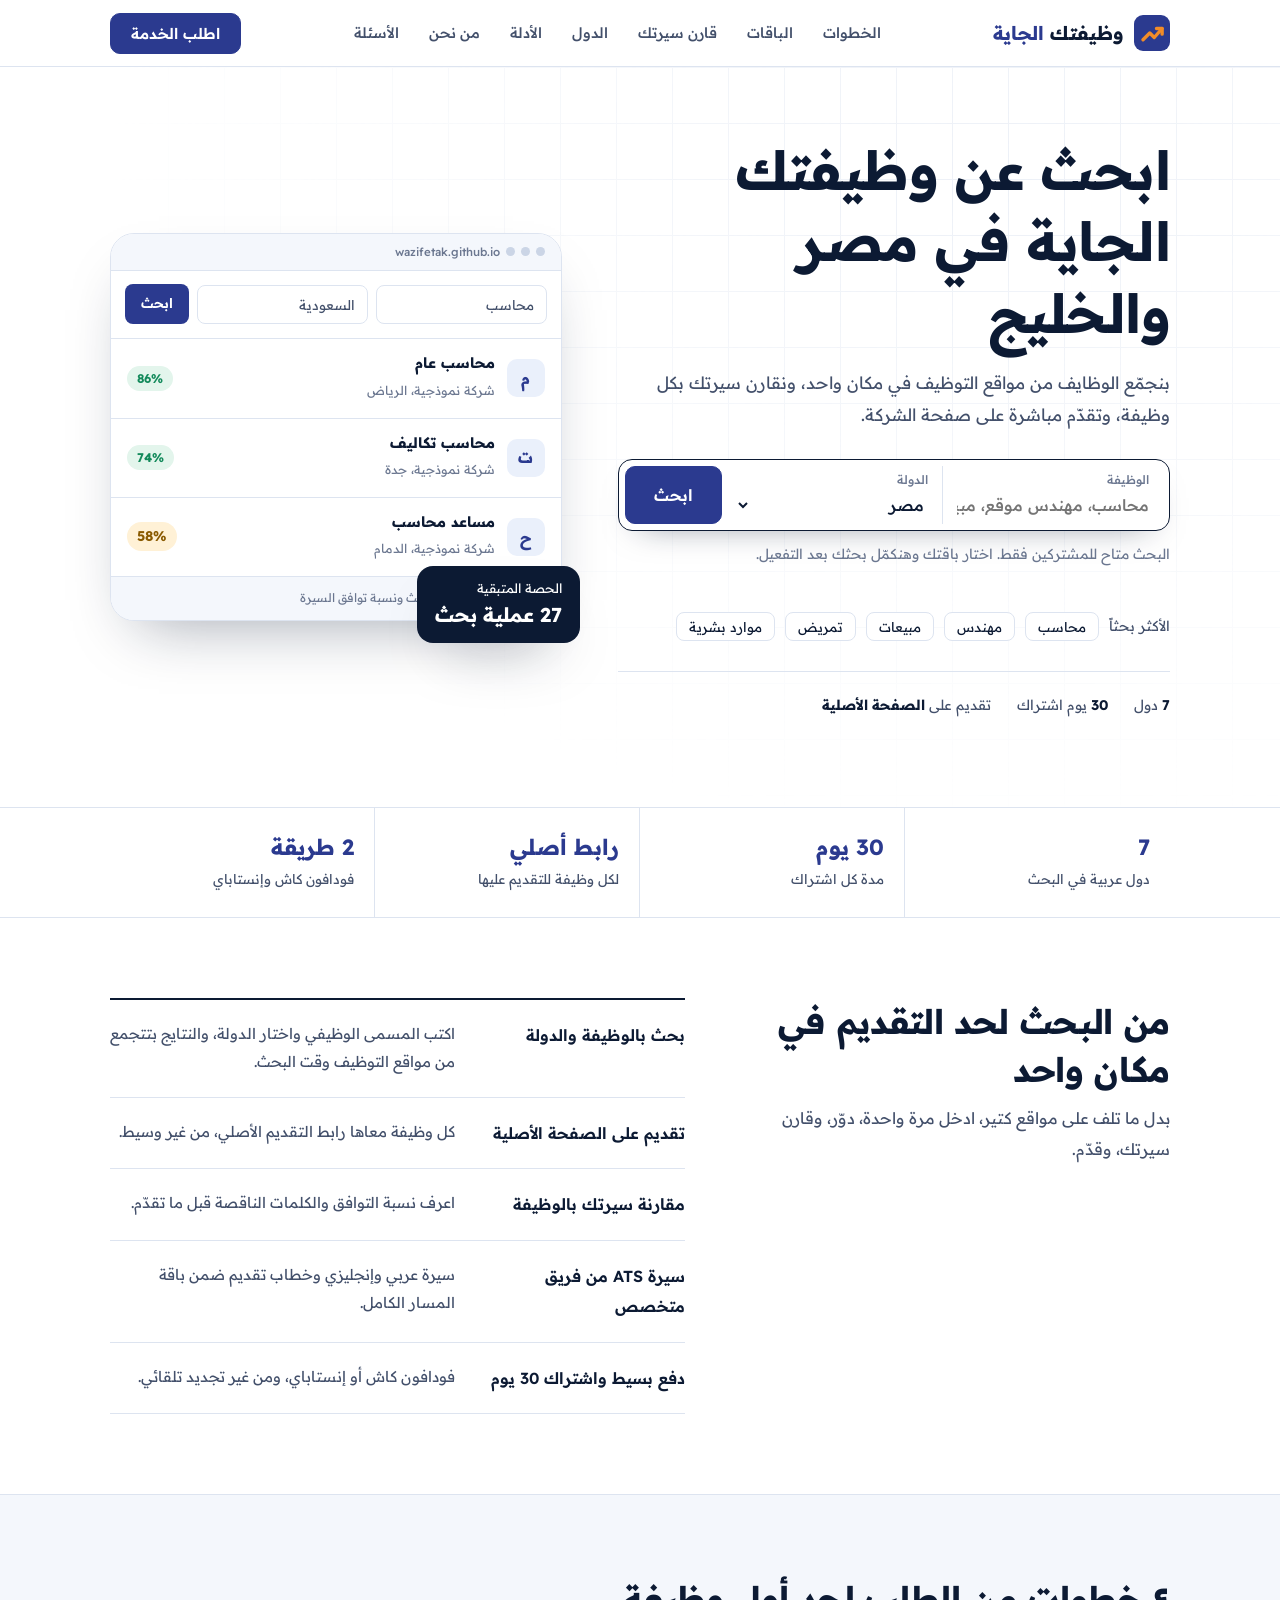
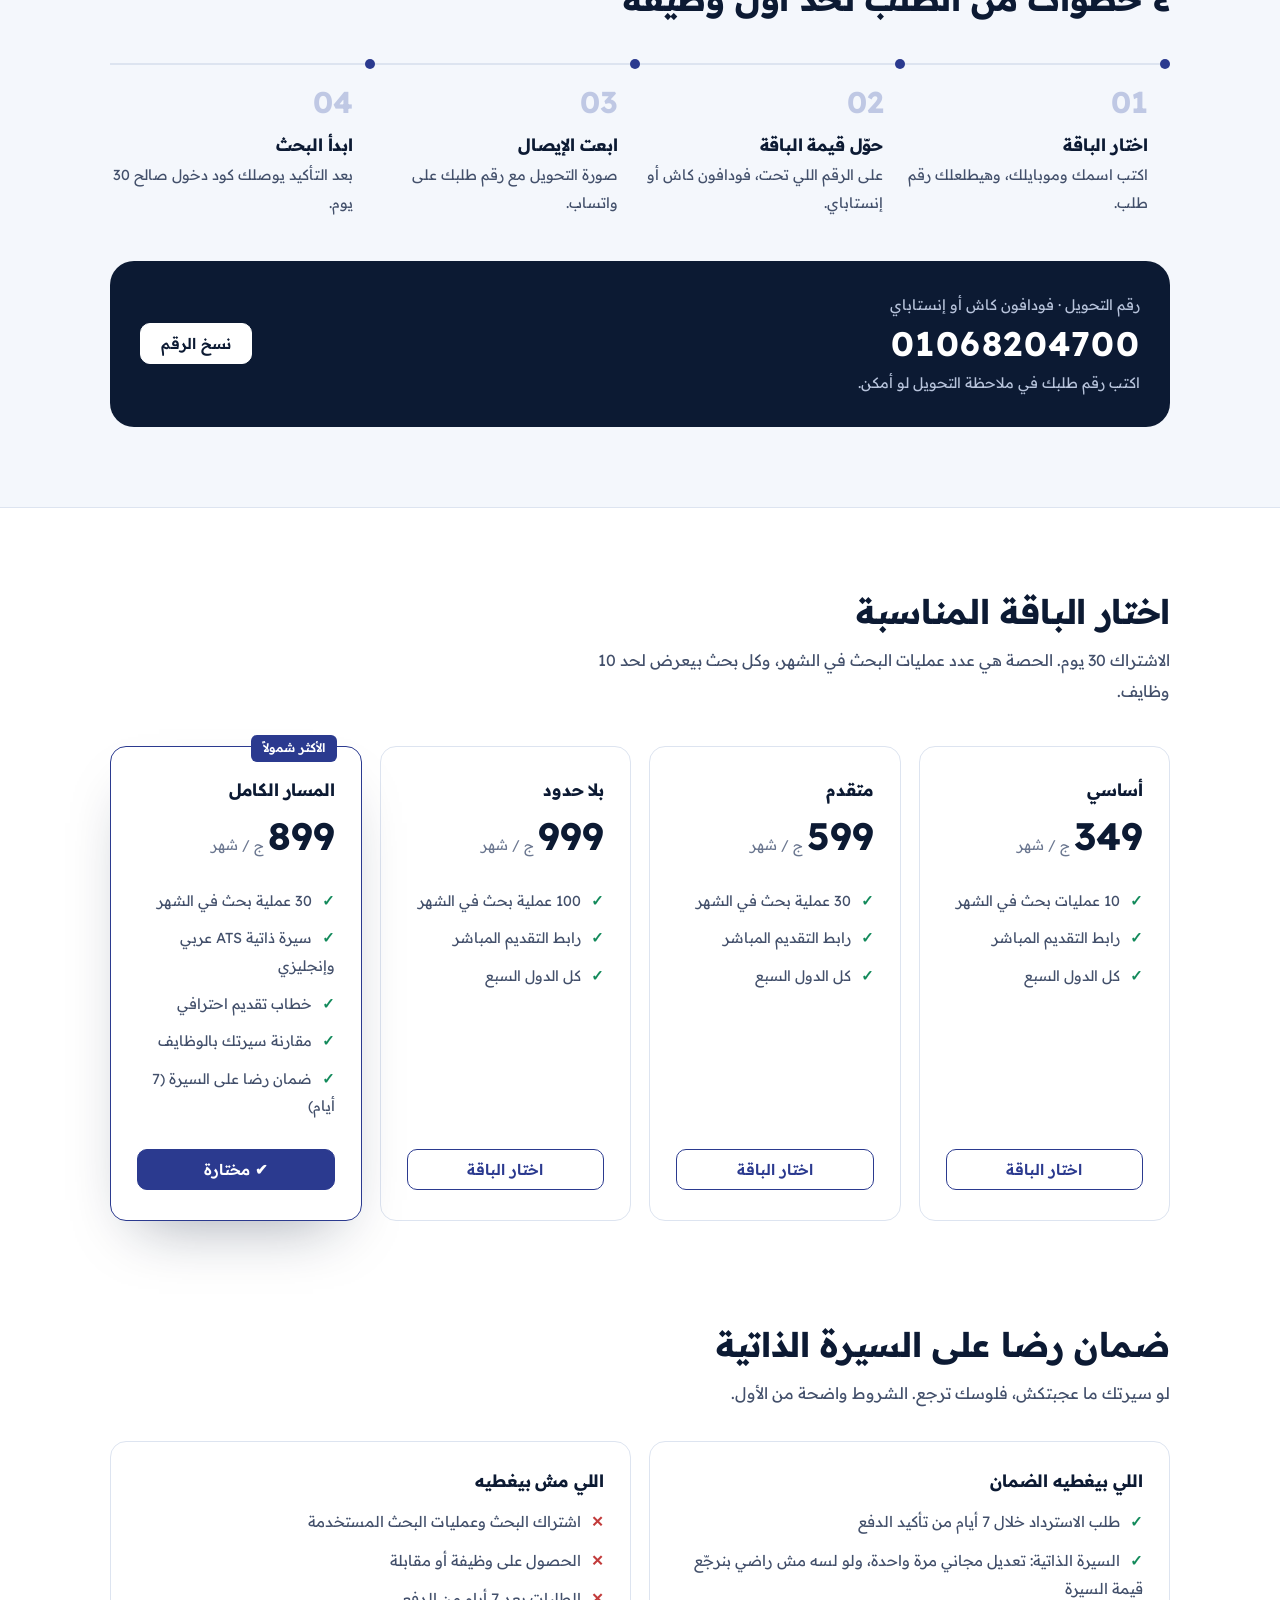
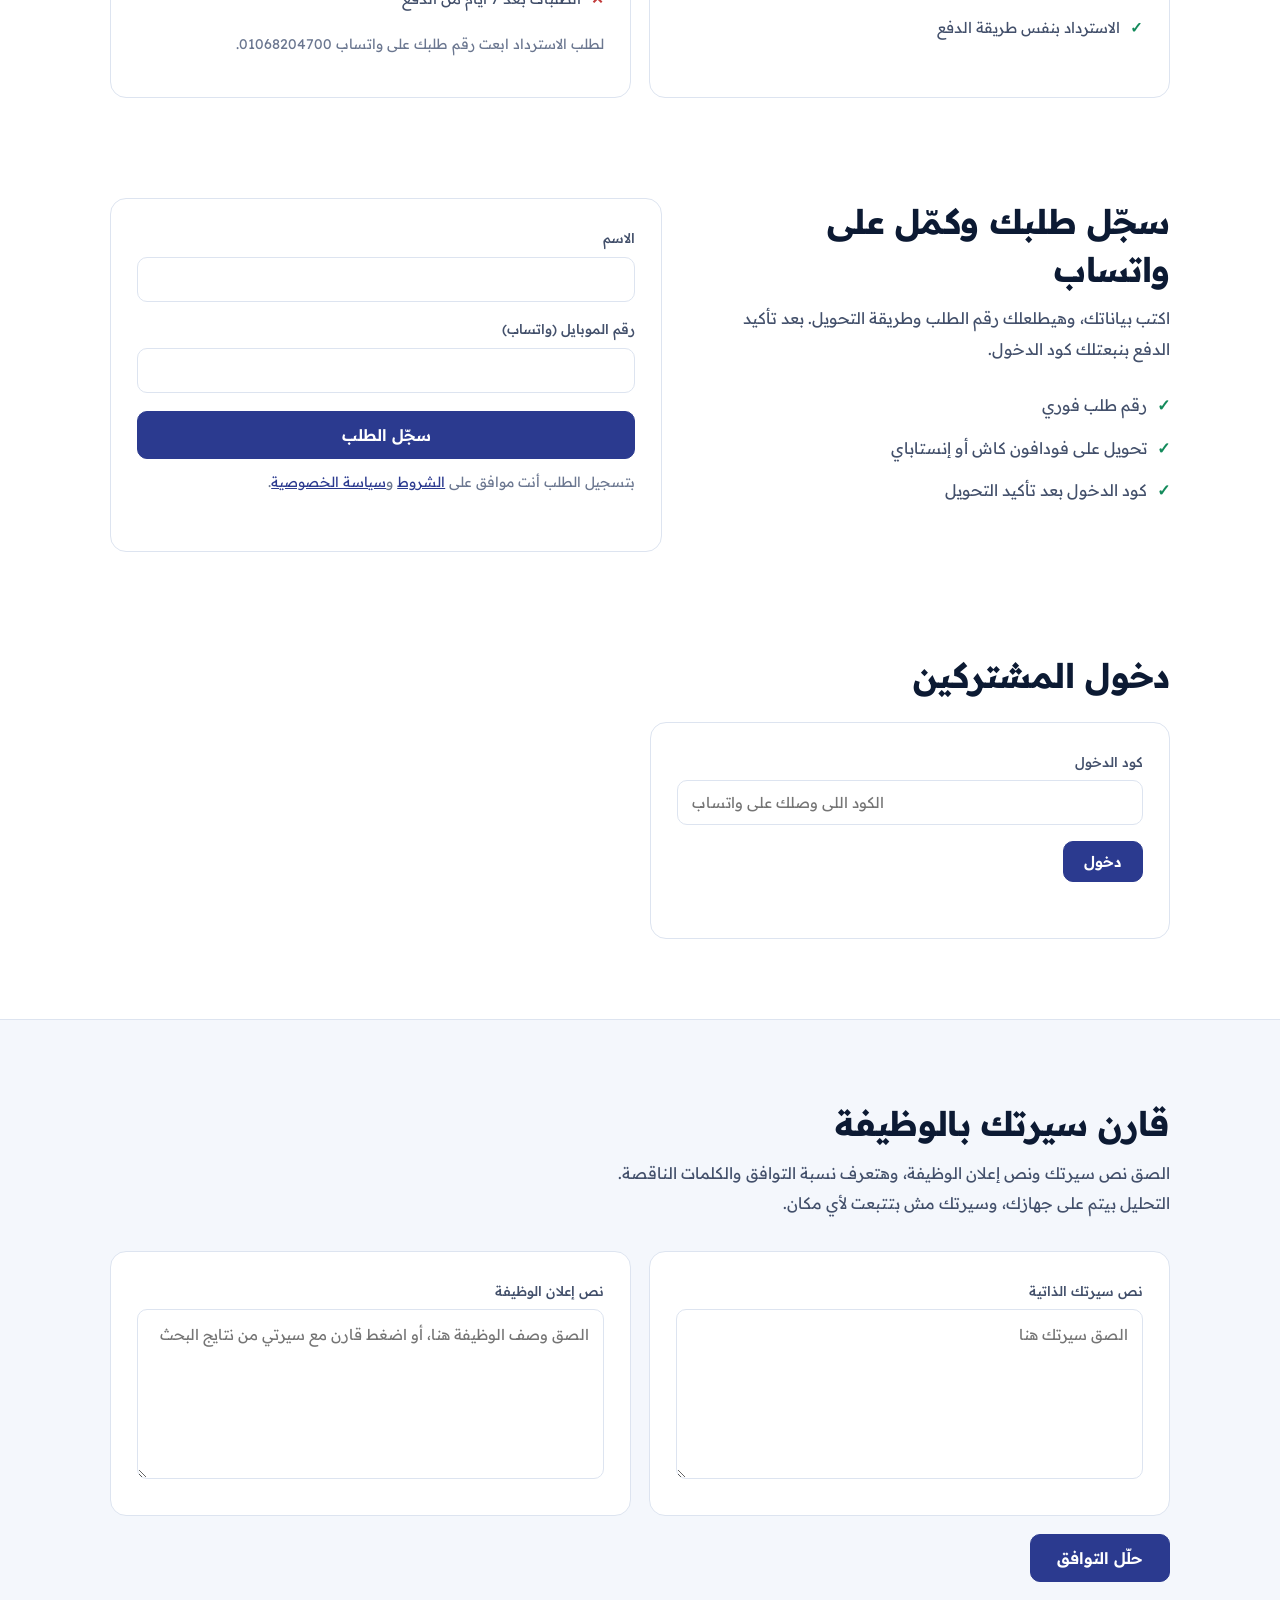
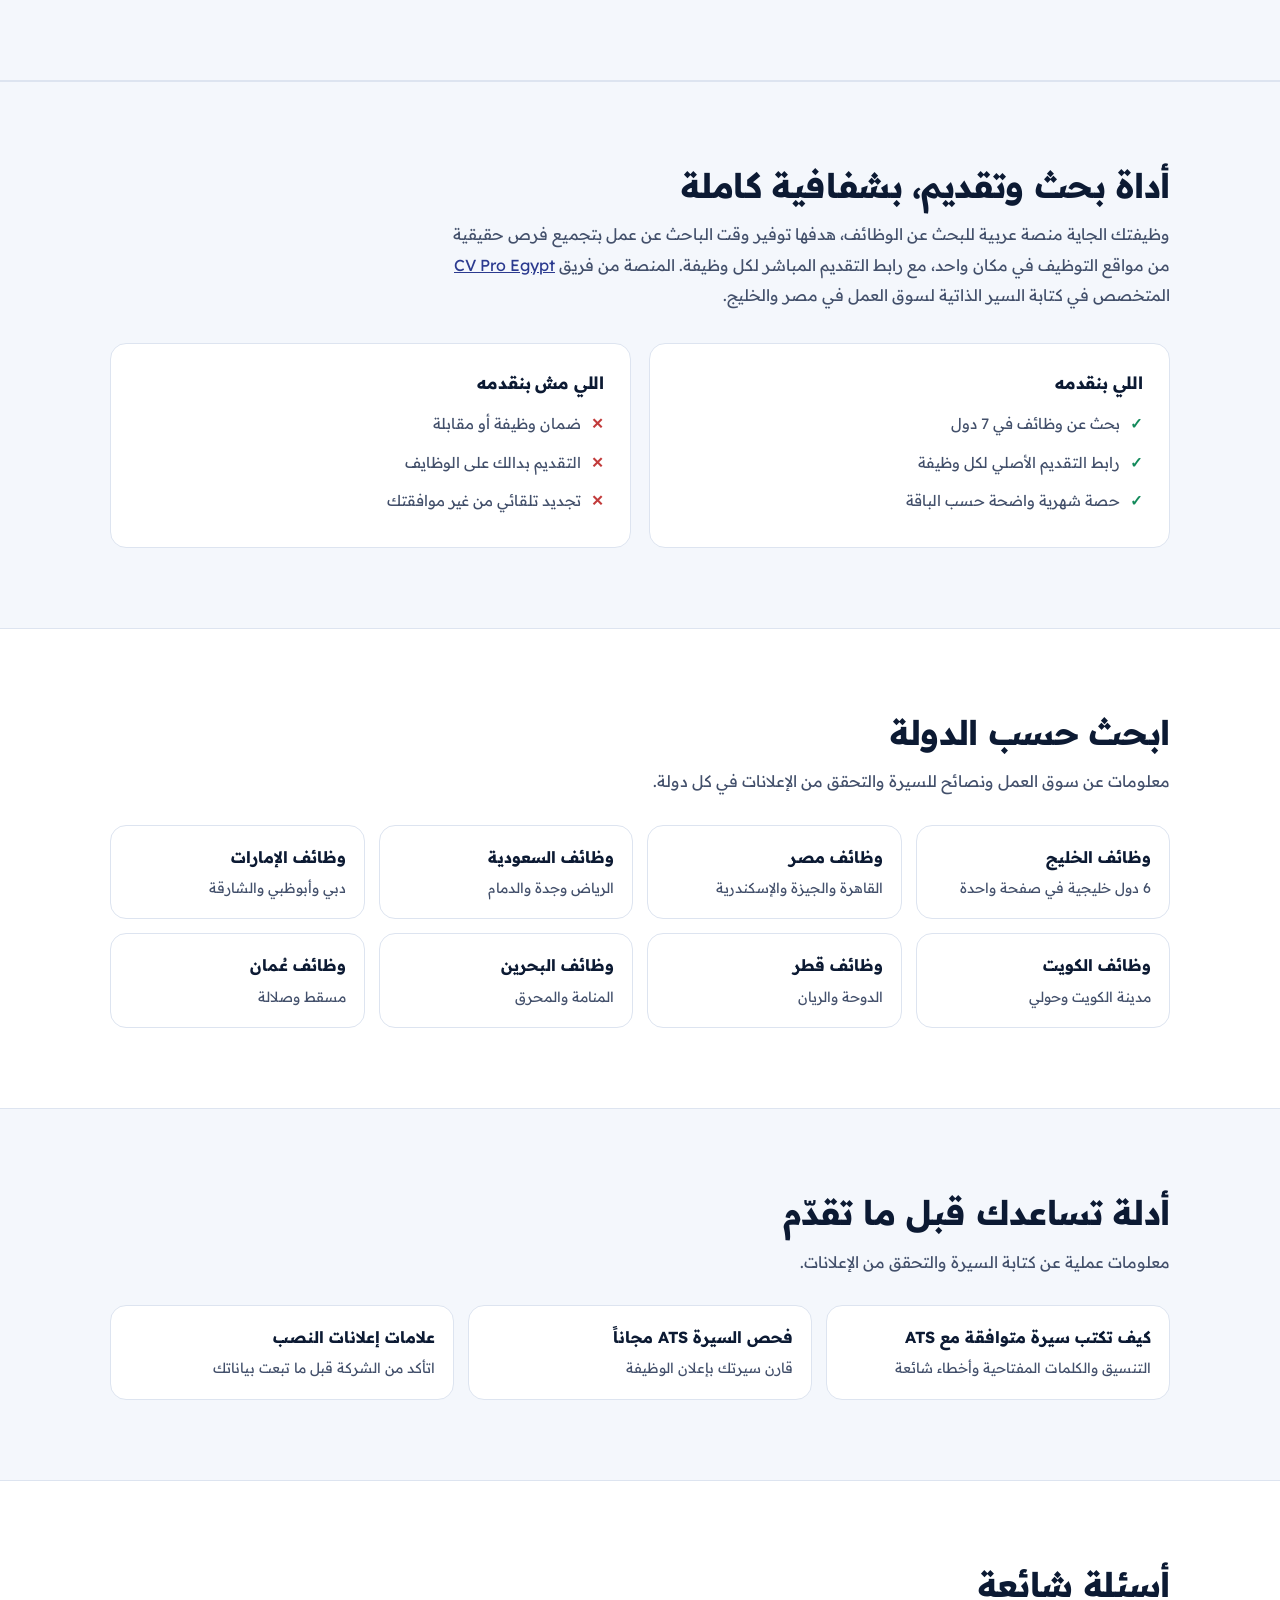
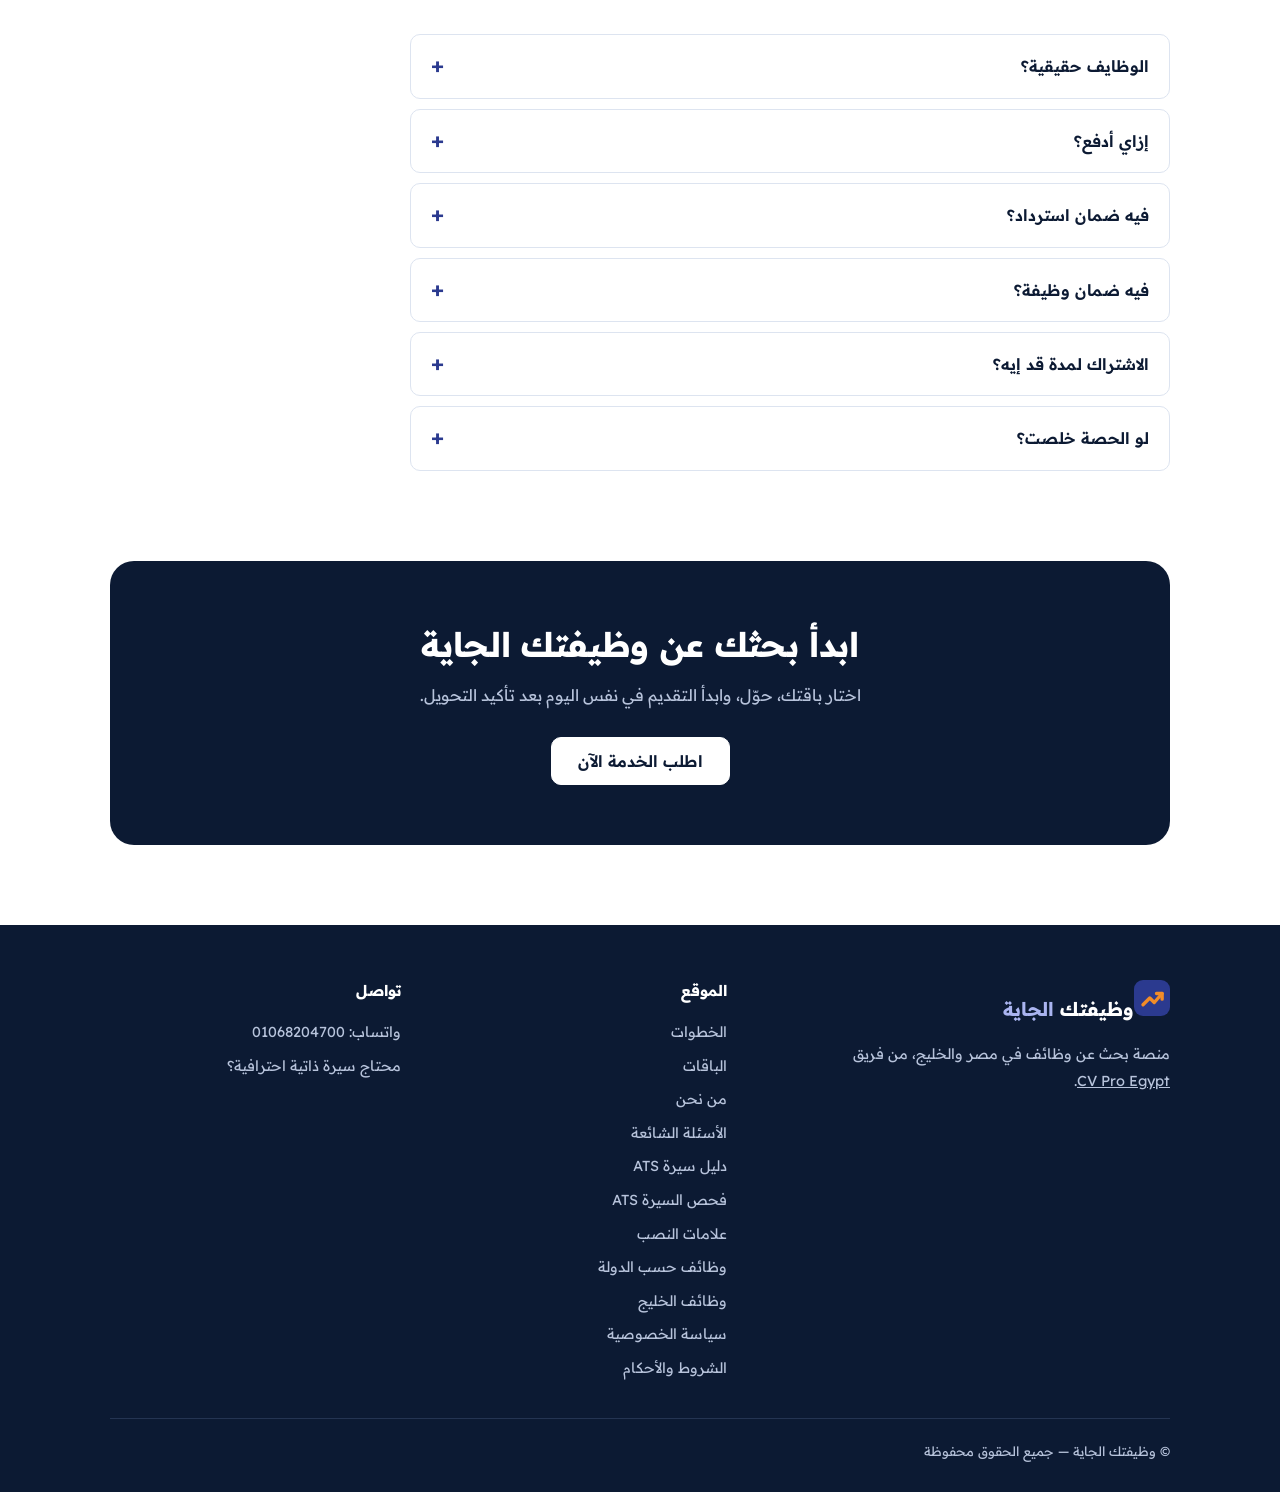
<file: index.html>
<!DOCTYPE html>
<html lang="ar" dir="rtl">
<head>
<meta charset="utf-8">
<meta name="viewport" content="width=device-width, initial-scale=1, viewport-fit=cover">
<title>وظيفتك الجاية | منصة البحث عن وظائف وفرص عمل في مصر والخليج</title>
<meta name="description" content="وظيفتك الجاية: منصة عربية للبحث عن وظائف وفرص عمل في مصر والخليج. ابحث في 7 دول، قارن سيرتك بالوظيفة، واطلب سيرة ATS احترافية، وقدّم مباشرة على صفحة الشركة.">
<meta name="keywords" content="وظائف مصر, وظائف السعودية, وظائف الإمارات, وظائف الكويت, وظائف قطر, وظائف البحرين, وظائف الخليج, البحث عن وظيفة, تقديم على وظائف, موقع وظائف">
<meta name="robots" content="index,follow,max-snippet:-1,max-image-preview:large">
<meta name="theme-color" content="#2b3a8f">
<link rel="canonical" href="https://wazifetak.github.io/">
<link rel="icon" href="logo.svg" type="image/svg+xml">
<link rel="icon" href="favicon-48.png" sizes="48x48" type="image/png">
<link rel="apple-touch-icon" href="apple-touch-icon.png">
<meta property="og:type" content="website"><meta property="og:locale" content="ar_EG"><meta property="og:site_name" content="وظيفتك الجاية">
<meta property="og:title" content="وظيفتك الجاية | وظائف وفرص عمل في مصر والخليج">
<meta property="og:description" content="ابحث في 7 دول، قارن سيرتك بكل وظيفة، وقدّم مباشرة على صفحة الشركة.">
<meta property="og:url" content="https://wazifetak.github.io/"><meta property="og:image" content="https://wazifetak.github.io/og-image.png">
<meta property="og:image:type" content="image/png"><meta property="og:image:width" content="1200"><meta property="og:image:height" content="630">
<meta property="og:image:alt" content="وظيفتك الجاية: ابحث عن وظائف في مصر والخليج وقارن سيرتك بالوظيفة">
<meta name="twitter:card" content="summary_large_image">
<meta name="twitter:title" content="وظيفتك الجاية | وظائف وفرص عمل في مصر والخليج">
<meta name="twitter:description" content="ابحث في 7 دول، قارن سيرتك بكل وظيفة، وقدّم مباشرة على صفحة الشركة.">
<meta name="twitter:image" content="https://wazifetak.github.io/og-image.png">
<link rel="preconnect" href="https://fonts.googleapis.com"><link rel="preconnect" href="https://fonts.gstatic.com" crossorigin>
<link href="https://fonts.googleapis.com/css2?family=Readex+Pro:wght@300..700&display=swap" rel="stylesheet">
<script type="application/ld+json">{"@context":"https://schema.org","@graph":[
{"@type":"Organization","@id":"https://wazifetak.github.io/#org","name":"وظيفتك الجاية","alternateName":"Wazifetak El-Gaya","url":"https://wazifetak.github.io/","logo":"https://wazifetak.github.io/icon-512.png","description":"منصة عربية للبحث عن وظائف وفرص عمل في مصر والخليج ومقارنة السيرة الذاتية بالوظيفة","areaServed":["EG","SA","AE","KW","QA","BH","OM"],"availableLanguage":"ar"},
{"@type":"WebSite","name":"وظيفتك الجاية","url":"https://wazifetak.github.io/","inLanguage":"ar","publisher":{"@id":"https://wazifetak.github.io/#org"}},
{"@type":"Service","name":"البحث عن وظائف في مصر والخليج","serviceType":"Job search and application platform","provider":{"@id":"https://wazifetak.github.io/#org"},"areaServed":["EG","SA","AE","KW","QA","BH","OM"],"hasOfferCatalog":{"@type":"OfferCatalog","name":"باقات وظيفتك الجاية","itemListElement":[
{"@type":"Offer","name":"أساسي - 10 عمليات بحث شهرياً","price":"349","priceCurrency":"EGP"},
{"@type":"Offer","name":"متقدم - 30 عملية بحث شهرياً","price":"599","priceCurrency":"EGP"},
{"@type":"Offer","name":"بلا حدود - 100 عملية بحث شهرياً","price":"999","priceCurrency":"EGP"},
{"@type":"Offer","name":"المسار الكامل - بحث وسيرة ذاتية وخطاب تقديم","price":"899","priceCurrency":"EGP"}]}},
{"@type":"FAQPage","mainEntity":[
{"@type":"Question","name":"الوظايف حقيقية؟","acceptedAnswer":{"@type":"Answer","text":"أيوه، الوظايف بتتجمع من مواقع التوظيف وقت البحث، وكل وظيفة ليها رابط التقديم الأصلي."}},
{"@type":"Question","name":"إزاي أدفع؟","acceptedAnswer":{"@type":"Answer","text":"بالتحويل على فودافون كاش أو إنستاباي على الرقم 01068204700، وبعدها تبعت الإيصال على واتساب وتستلم كود الدخول."}},
{"@type":"Question","name":"فيه ضمان وظيفة؟","acceptedAnswer":{"@type":"Answer","text":"لا. وظيفتك الجاية أداة بحث وتقديم ولا تضمن وظيفة أو مقابلة."}},
{"@type":"Question","name":"فيه ضمان استرداد؟","acceptedAnswer":{"@type":"Answer","text":"فيه ضمان رضا على السيرة الذاتية: تعديل مجاني مرة، ولو لسه مش راضي يتم رد قيمة السيرة خلال 7 أيام من تأكيد الدفع. اشتراك البحث مالوش استرداد، والضمان ليس على الحصول على وظيفة."}},
{"@type":"Question","name":"الاشتراك لمدة قد إيه؟","acceptedAnswer":{"@type":"Answer","text":"30 يوم من تفعيل الكود."}}]}]}</script>
<style>
:root{color-scheme:light;--ink:#0C1A33;--ink2:#43506B;--mut:#6B7790;--bg:#fff;--sf:#F4F7FC;--card:#fff;--ln:#DDE4F0;--ac:#2B3A8F;--ac2:#1E2A6B;--ok:#138A5B;--r1:10px;--r2:16px;--r3:24px;--sh2:0 28px 60px -28px rgba(12,26,51,.4);padding-top:env(safe-area-inset-top,0px)}
*{box-sizing:border-box}html{scroll-behavior:smooth;scroll-padding-top:78px;overflow-x:hidden}
body{margin:0;background:var(--bg);color:var(--ink);font:400 16px/1.9 'Readex Pro',Tahoma,sans-serif;-webkit-font-smoothing:antialiased}
a{color:inherit}.w{max-width:1100px;margin:auto;padding:0 20px}
h1,h2,h3{margin:0;font-weight:700;letter-spacing:-.01em}h2{font-size:clamp(25px,3.4vw,34px);line-height:1.4}h3{font-size:17px;line-height:1.5}
.sub{color:var(--ink2);max-width:580px;margin:10px 0 0}
section{padding:80px 0}
:focus-visible{outline:3px solid rgba(43,58,143,.4);outline-offset:2px}
header{position:sticky;top:env(safe-area-inset-top,0px);z-index:20;background:rgba(255,255,255,.92);backdrop-filter:blur(10px);border-bottom:1px solid var(--ln)}
nav{display:flex;align-items:center;justify-content:space-between;height:66px;gap:16px}
.logo{display:flex;align-items:center;gap:10px;white-space:nowrap;flex:none;text-decoration:none;font-weight:700;font-size:19px}.logo svg{width:36px;height:36px}.logo i{color:var(--ac);font-style:normal}
.nv{display:flex;gap:30px;font-size:14.5px;font-weight:500}.nv a{position:relative;text-decoration:none;color:var(--ink2);padding:4px 0}
.nv a::after{content:"";position:absolute;inset-inline:0;bottom:-2px;height:2px;background:var(--ac);transform:scaleX(0);transition:transform .2s}.nv a:hover{color:var(--ink)}.nv a:hover::after{transform:scaleX(1)}
.btn{display:inline-flex;align-items:center;justify-content:center;gap:8px;background:var(--ac);color:#fff;border:1.5px solid var(--ac);border-radius:var(--r1);padding:10px 20px;font:600 15px 'Readex Pro',sans-serif;text-decoration:none;cursor:pointer;transition:background .15s}
.btn:hover{background:var(--ac2);border-color:var(--ac2)}.btn.or{background:var(--ac)}.btn.ol{background:transparent;color:var(--ac)}.btn.ol:hover{background:var(--sf)}.btn.lg{padding:13px 26px;font-size:16px}.btn.wide{width:100%}.btn:disabled{opacity:.6;cursor:wait}
.hero{position:relative;padding:68px 0 88px;overflow:hidden}
.hero::before{content:"";position:absolute;inset:0;background-image:linear-gradient(var(--ln) 1px,transparent 1px),linear-gradient(90deg,var(--ln) 1px,transparent 1px);background-size:56px 56px;opacity:.55;-webkit-mask-image:radial-gradient(70% 90% at 78% 15%,#000,transparent);mask-image:radial-gradient(70% 90% at 78% 15%,#000,transparent)}
.hg{position:relative;display:grid;grid-template-columns:1.1fr .9fr;gap:56px;align-items:center}
h1{font-size:clamp(32px,5vw,54px);line-height:1.32}
.lead{font-size:17px;color:var(--ink2);max-width:520px;margin:18px 0 0}
.hs{display:flex;align-items:stretch;margin-top:28px;background:#fff;border:1.5px solid var(--ink);border-radius:14px;padding:6px;box-shadow:0 14px 34px -22px rgba(12,26,51,.55)}
.hs .f{flex:1;min-width:0;padding:4px 14px}.hs .f+.f{border-inline-start:1px solid var(--ln)}
.hs label{margin:0;font-size:12px;font-weight:500;color:var(--mut);line-height:1.6}
.hs input,.hs select{border:0;border-radius:0;padding:2px 0;background:transparent;font-size:16px;font-weight:500;box-shadow:none}
.hs input:focus,.hs select:focus{box-shadow:none}.hs .btn{border-radius:10px;padding:0 28px}
.pop{margin-top:14px;font-size:14px;color:var(--ink2);display:flex;flex-wrap:wrap;gap:8px 10px;align-items:center}
.pop button{font:inherit;font-size:13.5px;border:1px solid var(--ln);background:#fff;border-radius:8px;padding:1px 12px;cursor:pointer;color:var(--ink)}.pop button:hover{border-color:var(--ac);color:var(--ac)}
.fx{display:flex;flex-wrap:wrap;gap:6px 26px;margin-top:30px;padding-top:20px;border-top:1px solid var(--ln);font-size:14px;color:var(--ink2)}.fx b{color:var(--ink)}
.mk{position:relative;animation:rise .7s ease-out both}@keyframes rise{from{opacity:0;transform:translateY(18px)}to{opacity:1;transform:none}}
.bw{background:#fff;border:1px solid var(--ln);border-radius:var(--r3);box-shadow:var(--sh2);overflow:hidden}
.bt{display:flex;align-items:center;gap:6px;padding:12px 16px;border-bottom:1px solid var(--ln);background:var(--sf)}
.bt i{width:9px;height:9px;border-radius:50%;background:#CBD5E6}.bt span{margin-inline-start:auto;font:500 11.5px/1 'Readex Pro';color:var(--mut);direction:ltr}
.bs{display:flex;gap:8px;padding:14px;font-size:13.5px}.bs div{flex:1;border:1px solid var(--ln);border-radius:8px;padding:6px 12px;color:var(--ink2)}.bs b{background:var(--ac);color:#fff;border-radius:8px;padding:6px 16px;font-weight:600}
.jr{display:flex;align-items:center;gap:12px;padding:13px 16px;border-top:1px solid var(--ln)}
.jr .av{width:38px;height:38px;border-radius:10px;background:#EAF0FB;color:var(--ac);font-weight:700;display:grid;place-items:center;flex:none}
.jr div:nth-child(2){flex:1}.jr b{display:block;font-size:14.5px;line-height:1.5}.jr span{font-size:12.5px;color:var(--mut)}
.mp{font-style:normal;font-size:12.5px;font-weight:700;color:var(--ok);background:#E3F5EC;border-radius:20px;padding:1px 10px;direction:ltr;flex:none}.mp.m{color:#8A5A00;background:#FFF1D6}
.sm{padding:10px 16px;font-size:12px;color:var(--mut);background:var(--sf);border-top:1px solid var(--ln)}
.st{position:absolute;inset-inline-start:-18px;bottom:-22px;background:var(--ink);color:#fff;border-radius:var(--r2);padding:12px 18px;box-shadow:var(--sh2);font-size:13px;line-height:1.6}.st b{display:block;font-size:20px}
.tr{border-block:1px solid var(--ln);background:#fff;padding:0}.tg{display:grid;grid-template-columns:repeat(4,1fr)}
.tg div{padding:24px 20px;border-inline-start:1px solid var(--ln)}.tg div:first-child{border-inline-start:0}.tg b{display:block;font-size:22px;line-height:1.4;color:var(--ac)}.tg span{font-size:13.5px;color:var(--ink2)}
.fs{display:grid;grid-template-columns:.85fr 1.15fr;gap:60px;align-items:start}
.fl{border-top:2px solid var(--ink)}.fl div{display:grid;grid-template-columns:210px 1fr;gap:20px;padding:20px 0;border-bottom:1px solid var(--ln)}.fl b{font-weight:600}.fl span{color:var(--ink2);font-size:15px}
.sp{display:grid;grid-template-columns:repeat(4,1fr);margin-top:40px}
.sp div{padding:22px 22px 0 0;border-top:2px solid var(--ln);position:relative}.sp div::before{content:"";position:absolute;top:-6px;inset-inline-start:0;width:10px;height:10px;border-radius:50%;background:var(--ac)}
.sp em{font-style:normal;font-size:30px;font-weight:700;color:#BFC8E4;line-height:1}.sp h3{margin:10px 0 4px}.sp p{margin:0;color:var(--ink2);font-size:14.5px}
.pay{margin-top:44px;background:var(--ink);color:#fff;border-radius:var(--r3);padding:30px;display:flex;justify-content:space-between;align-items:center;gap:20px;flex-wrap:wrap}
.pay p{margin:0;color:#B7C3DB;font-size:14.5px}.pay b{display:block;font-size:34px;letter-spacing:1.5px;direction:ltr;text-align:right;line-height:1.5}
.pay .btn{background:#fff;color:var(--ink);border-color:#fff}.pay .m{color:#9fe0c0}
.pls{display:grid;grid-template-columns:repeat(auto-fit,minmax(230px,1fr));gap:18px;margin-top:40px;align-items:stretch}
.pc{position:relative;background:var(--card);border:1.5px solid var(--ln);border-radius:var(--r2);padding:30px 26px;display:flex;flex-direction:column;cursor:pointer;transition:border-color .15s}
.pc:hover{border-color:#B9C5E0}.pc.sel{border-color:var(--ac);box-shadow:var(--sh2)}
.bd{position:absolute;top:-12px;inset-inline-start:24px;background:var(--ac);color:#fff;font-size:12px;font-weight:600;padding:2px 12px;border-radius:6px}
.pr{margin:10px 0 4px;color:var(--mut);font-size:14px}.pr b{font-size:38px;color:var(--ink);line-height:1.3}
.pc ul{list-style:none;padding:0;margin:16px 0 24px;flex:1}.pc li{padding:5px 0;font-size:14.5px;color:var(--ink2)}.pc li::before{content:"✓";color:var(--ok);font-weight:800;margin-inline-end:10px}
.of{display:grid;grid-template-columns:.9fr 1.1fr;gap:56px;align-items:start}
.card{background:var(--card);border:1px solid var(--ln);border-radius:var(--r2);padding:26px}
label{display:block;font-size:13.5px;font-weight:500;color:var(--ink2);margin:14px 0 6px}label:first-child{margin-top:0}
input,select,textarea{width:100%;padding:12px 14px;border:1.5px solid var(--ln);border-radius:var(--r1);background:#fff;color:var(--ink);font:400 15px 'Readex Pro',sans-serif;transition:border-color .15s,box-shadow .15s}
input:focus,select:focus,textarea:focus{outline:0;border-color:var(--ac);box-shadow:0 0 0 3px rgba(43,58,143,.15)}
textarea{resize:vertical;min-height:170px;line-height:1.7}
.err{color:#C23B3B;font-size:14px;min-height:22px;margin:8px 0 0}.m{color:var(--mut);font-size:14px}.hide{display:none}
#after{margin-top:6px;padding:16px;background:#F1F8F4;border:1px solid #CFE5D8;border-radius:var(--r2)}#after p{margin:0 0 12px}
.job{margin-top:12px;padding:16px}.job b{display:block}
.ck{list-style:none;padding:0;margin:20px 0 0}.ck li{padding:6px 0;color:var(--ink2)}.ck li::before{content:"✓";color:var(--ok);font-weight:800;margin-inline-end:10px}
.cp{display:grid;grid-template-columns:1fr 1fr;gap:18px;margin-top:32px}.cp .card h3{margin-bottom:10px}.cp ul{list-style:none;padding:0;margin:0}.cp li{padding:5px 0;color:var(--ink2);font-size:15px}.cp .y li::before{content:"✓";color:var(--ok);font-weight:800;margin-inline-end:10px}.cp .n li::before{content:"✕";color:#C23B3B;font-weight:800;margin-inline-end:10px}
.sc{font-size:44px;font-weight:700;line-height:1.3}.pg{height:10px;background:var(--ln);border-radius:6px;overflow:hidden;margin:8px 0 18px}.pg i{display:block;height:100%;background:var(--ac)}
.kw span{display:inline-block;margin:3px;padding:2px 10px;border-radius:6px;font-size:13.5px;direction:ltr}.kw.ok span{background:#E3F3EA;color:#17613F}.kw.no span{background:#FBE9E9;color:#A02B2B}
details{background:var(--card);border:1px solid var(--ln);border-radius:var(--r1);margin-bottom:10px}
summary{cursor:pointer;font-weight:600;padding:16px 20px;list-style:none;display:flex;justify-content:space-between;gap:12px}summary::-webkit-details-marker{display:none}
summary::after{content:"+";font-size:22px;line-height:1.3;color:var(--ac);transition:transform .2s}details[open] summary::after{transform:rotate(45deg)}
details p{margin:0;padding:0 20px 18px;color:var(--ink2)}
.cta{background:var(--ink);color:#fff;border-radius:var(--r3);padding:60px 32px;text-align:center}.cta h2{max-width:560px;margin:0 auto}.cta p{color:#B7C3DB;margin:12px auto 26px;max-width:480px}.cta .btn{background:#fff;color:var(--ink);border-color:#fff}
footer{background:var(--ink);color:#B7C3DB;padding:52px 0 28px;margin-top:80px;font-size:14.5px}
.fg{display:grid;grid-template-columns:1.4fr 1fr 1fr;gap:36px}.fg h4{margin:0 0 10px;color:#fff;font-size:15px}.fg a{display:block;text-decoration:none;padding:3px 0}.fg a:hover{color:#fff}
.fg .logo{color:#fff;margin-bottom:10px}.fg .logo i{color:#AAB4F0}.cr{margin-top:34px;padding-top:20px;border-top:1px solid #243452;font-size:13px}
.bar{display:none}
.rel{display:grid;grid-template-columns:repeat(auto-fit,minmax(230px,1fr));gap:14px;margin:28px 0 0}.rel a{display:block;border:1px solid var(--ln);border-radius:var(--r2);padding:16px 18px;text-decoration:none;background:#fff}.rel a:hover{border-color:var(--ac)}.rel b{display:block}.rel span{font-size:14px;color:var(--ink2)}
.hpx{position:absolute;width:1px;height:1px;opacity:0;overflow:hidden;clip-path:inset(50%);pointer-events:none}
@media(prefers-reduced-motion:reduce){*{transition:none!important;animation:none!important;scroll-behavior:auto!important}}
@media(max-width:860px){
section{padding:56px 0}.nv{display:none}.hero{padding:36px 0 60px}.hg,.of,.cp,.fg,.fs{grid-template-columns:1fr;gap:32px}
.hs{flex-direction:column;padding:8px}.hs .f{padding:8px 12px}.hs .f+.f{border-inline-start:0;border-top:1px solid var(--ln)}.hs .btn{padding:13px;margin-top:6px}
.st{inset-inline-start:12px;bottom:-18px}.tg,.sp{grid-template-columns:1fr 1fr}.tg div:nth-child(3){border-inline-start:0}.tg div{border-top:1px solid var(--ln)}.tg div:nth-child(-n+2){border-top:0}
.fl div{grid-template-columns:1fr;gap:4px}.sp div{padding-bottom:22px}.pls{gap:26px}.pay{padding:22px}.pay b{font-size:28px}.cta{padding:42px 22px}
body{padding-bottom:calc(76px + env(safe-area-inset-bottom,0px))}
.bar{display:block;position:fixed;inset-inline:0;bottom:0;z-index:30;background:rgba(255,255,255,.96);backdrop-filter:blur(10px);border-top:1px solid var(--ln);padding:10px 16px calc(10px + env(safe-area-inset-bottom,0px))}
.btn.lg{padding:14px 20px}
}
</style>
</head>
<body>
<svg width="0" height="0" style="position:absolute" aria-hidden="true"><symbol id="lg" viewBox="0 0 64 64"><rect width="64" height="64" rx="16" fill="#2b3a8f"/><path d="M16 44l12-12 8 8 14-16" stroke="#f28c28" stroke-width="6" fill="none" stroke-linecap="round" stroke-linejoin="round"/><path d="M40 24h10v10" stroke="#f28c28" stroke-width="6" fill="none" stroke-linecap="round" stroke-linejoin="round"/></symbol></svg>
<header><div class="w"><nav>
<a class="logo" href="/" aria-label="وظيفتك الجاية"><svg><use href="#lg"/></svg><span>وظيفتك <i>الجاية</i></span></a>
<div class="nv"><a href="#how">الخطوات</a><a href="#plans">الباقات</a><a href="#compare">قارن سيرتك</a><a href="/jobs/">الدول</a><a href="#guides">الأدلة</a><a href="#about">من نحن</a><a href="#faq">الأسئلة</a></div>
<a class="btn" href="#order">اطلب الخدمة</a></nav></div></header>
<main>
<section class="hero"><div class="w hg">
<div>
<h1>ابحث عن وظيفتك الجاية في مصر والخليج</h1>
<p class="lead">بنجمّع الوظايف من مواقع التوظيف في مكان واحد، ونقارن سيرتك بكل وظيفة، وتقدّم مباشرة على صفحة الشركة.</p>
<div class="hs" role="search"><div class="f"><label for="hq">الوظيفة</label><input id="hq" placeholder="محاسب، مهندس موقع، مبيعات" autocomplete="off"></div>
<div class="f"><label for="hc">الدولة</label><select id="hc"><option value="eg">مصر</option><option value="sa">السعودية</option><option value="ae">الإمارات</option><option value="kw">الكويت</option><option value="qa">قطر</option><option value="bh">البحرين</option><option value="om">عُمان</option></select></div>
<button class="btn lg" id="hgo">ابحث</button></div>
<p class="m" style="margin:10px 0 0">البحث متاح للمشتركين فقط. اختار باقتك وهنكمّل بحثك بعد التفعيل.</p>
<p class="err" id="hmsg"></p>
<div class="pop"><span>الأكثر بحثاً</span><button data-q="محاسب">محاسب</button><button data-q="مهندس">مهندس</button><button data-q="مبيعات">مبيعات</button><button data-q="تمريض">تمريض</button><button data-q="موارد بشرية">موارد بشرية</button></div>
<div class="fx"><span><b>7</b> دول</span><span><b>30</b> يوم اشتراك</span><span>تقديم على <b>الصفحة الأصلية</b></span></div>
</div>
<div class="mk" aria-hidden="true">
<div class="bw"><div class="bt"><i></i><i></i><i></i><span>wazifetak.github.io</span></div>
<div class="bs"><div>محاسب</div><div>السعودية</div><b>ابحث</b></div>
<div class="jr"><div class="av">م</div><div><b>محاسب عام</b><span>شركة نموذجية، الرياض</span></div><em class="mp">86%</em></div>
<div class="jr"><div class="av">ت</div><div><b>محاسب تكاليف</b><span>شركة نموذجية، جدة</span></div><em class="mp">74%</em></div>
<div class="jr"><div class="av">ح</div><div><b>مساعد محاسب</b><span>شركة نموذجية، الدمام</span></div><em class="mp m">58%</em></div>
<div class="sm">مثال توضيحي لنتايج البحث ونسبة توافق السيرة</div></div>
<div class="st"><span>الحصة المتبقية</span><b>27 عملية بحث</b></div>
</div></div></section>

<div class="tr"><div class="w tg">
<div><b>7</b><span>دول عربية في البحث</span></div>
<div><b>30 يوم</b><span>مدة كل اشتراك</span></div>
<div><b>رابط أصلي</b><span>لكل وظيفة للتقديم عليها</span></div>
<div><b>2 طريقة</b><span>فودافون كاش وإنستاباي</span></div>
</div></div>

<section id="features"><div class="w fs">
<div><h2>من البحث لحد التقديم في مكان واحد</h2><p class="sub">بدل ما تلف على مواقع كتير، ادخل مرة واحدة، دوّر، وقارن سيرتك، وقدّم.</p></div>
<div class="fl">
<div><b>بحث بالوظيفة والدولة</b><span>اكتب المسمى الوظيفي واختار الدولة، والنتايج بتتجمع من مواقع التوظيف وقت البحث.</span></div>
<div><b>تقديم على الصفحة الأصلية</b><span>كل وظيفة معاها رابط التقديم الأصلي، من غير وسيط.</span></div>
<div><b>مقارنة سيرتك بالوظيفة</b><span>اعرف نسبة التوافق والكلمات الناقصة قبل ما تقدّم.</span></div>
<div><b>سيرة ATS من فريق متخصص</b><span>سيرة عربي وإنجليزي وخطاب تقديم ضمن باقة المسار الكامل.</span></div>
<div><b>دفع بسيط واشتراك 30 يوم</b><span>فودافون كاش أو إنستاباي، ومن غير تجديد تلقائي.</span></div>
</div></div></section>

<section id="how" style="background:var(--sf);border-block:1px solid var(--ln)"><div class="w">
<h2 >٤ خطوات من الطلب لحد أول وظيفة</h2>
<div class="sp">
<div ><em>01</em><h3>اختار الباقة</h3><p>اكتب اسمك وموبايلك، وهيطلعلك رقم طلب.</p></div>
<div ><em>02</em><h3>حوّل قيمة الباقة</h3><p>على الرقم اللي تحت، فودافون كاش أو إنستاباي.</p></div>
<div ><em>03</em><h3>ابعت الإيصال</h3><p>صورة التحويل مع رقم طلبك على واتساب.</p></div>
<div ><em>04</em><h3>ابدأ البحث</h3><p>بعد التأكيد يوصلك كود دخول صالح 30 يوم.</p></div>
</div>
<div class="pay"><div><p>رقم التحويل · فودافون كاش أو إنستاباي</p><b id="pn">01068204700</b><p>اكتب رقم طلبك في ملاحظة التحويل لو أمكن.</p></div>
<div><button class="btn" id="cp">نسخ الرقم</button> <span class="m" id="cm"></span></div></div>
</div></section>

<section id="plans"><div class="w">
<h2 >اختار الباقة المناسبة</h2><p class="sub">الاشتراك 30 يوم. الحصة هي عدد عمليات البحث في الشهر، وكل بحث بيعرض لحد 10 وظايف.</p>
<div class="pls" id="pl"></div></div></section>

<section id="guarantee" style="padding-top:20px"><div class="w">
<h2>ضمان رضا على السيرة الذاتية</h2><p class="sub">لو سيرتك ما عجبتكش، فلوسك ترجع. الشروط واضحة من الأول.</p>
<div class="cp"><div class="card y"><h3>اللي بيغطيه الضمان</h3><ul><li>طلب الاسترداد خلال 7 أيام من تأكيد الدفع</li><li>السيرة الذاتية: تعديل مجاني مرة واحدة، ولو لسه مش راضي بنرجّع قيمة السيرة</li><li>الاسترداد بنفس طريقة الدفع</li></ul></div>
<div class="card n"><h3>اللي مش بيغطيه</h3><ul><li>اشتراك البحث وعمليات البحث المستخدمة</li><li>الحصول على وظيفة أو مقابلة</li><li>الطلبات بعد 7 أيام من الدفع</li></ul><p class="m" style="margin-top:12px">لطلب الاسترداد ابعت رقم طلبك على واتساب <span dir="ltr">01068204700</span>.</p></div></div>
</div></section>

<section id="order" style="padding-top:20px"><div class="w of">
<div><h2>سجّل طلبك وكمّل على واتساب</h2><p class="sub">اكتب بياناتك، وهيطلعلك رقم الطلب وطريقة التحويل. بعد تأكيد الدفع بنبعتلك كود الدخول.</p>
<ul class="ck"><li>رقم طلب فوري</li><li>تحويل على فودافون كاش أو إنستاباي</li><li>كود الدخول بعد تأكيد التحويل</li></ul></div>
<div class="card">
<label for="nm">الاسم</label><input id="nm" autocomplete="name">
<label for="ph">رقم الموبايل (واتساب)</label><input id="ph" inputmode="tel" dir="ltr">
<input id="hp" name="website" tabindex="-1" autocomplete="off" aria-hidden="true" class="hpx">
<p style="margin:18px 0 0"><button class="btn lg wide" id="go">سجّل الطلب</button></p>
<p class="m" style="margin:10px 0 0">بتسجيل الطلب أنت موافق على <a href="/terms/" style="color:var(--ac)">الشروط</a> و<a href="/privacy/" style="color:var(--ac)">سياسة الخصوصية</a>.</p>
<p class="err" id="e1"></p><div id="after" class="hide"></div>
</div></div></section>

<section id="access" style="padding-top:20px"><div class="w">
<h2>دخول المشتركين</h2>
<div class="card" style="margin-top:22px;max-width:520px"><label for="code">كود الدخول</label><input id="code" dir="ltr" placeholder="الكود اللي وصلك على واتساب">
<p style="margin:16px 0 0"><button class="btn" id="login">دخول</button></p><p class="err" id="e2"></p></div>
<div class="card hide" id="srch" style="margin-top:14px">
<p class="m" id="me"></p>
<details id="svd" class="hide"><summary>وظايفي المحفوظة (<span id="svn">0</span>)</summary><div id="svl" style="padding:0 16px 16px"></div></details>
<label for="q">الوظيفة</label><input id="q" placeholder="مثال: محاسب، مهندس موقع، مندوب مبيعات"><p class="m" style="margin:6px 0 0">للخليج جرّب كمان بالإنجليزي، مثلاً Accountant.</p>
<label for="c">الدولة</label><select id="c"><option value="eg">مصر</option><option value="sa">السعودية</option><option value="ae">الإمارات</option><option value="kw">الكويت</option><option value="qa">قطر</option><option value="bh">البحرين</option><option value="om">عُمان</option></select>
<label for="df">تاريخ النشر</label><select id="df"><option value="">أي وقت</option><option value="3days">آخر 3 أيام</option><option value="week">آخر أسبوع</option><option value="month">آخر شهر</option></select>
<label style="display:flex;gap:10px;align-items:center;margin-top:12px"><input type="checkbox" id="wf" style="width:auto"> وظايف عن بُعد بس</label>
<p style="margin:16px 0 0"><button class="btn or" id="s">ابحث</button></p><p class="err" id="e3"></p><div id="res"></div></div>
</div></section>

<section id="compare" style="background:var(--sf);border-block:1px solid var(--ln)"><div class="w">
<h2>قارن سيرتك بالوظيفة</h2><p class="sub">الصق نص سيرتك ونص إعلان الوظيفة، وهتعرف نسبة التوافق والكلمات الناقصة. التحليل بيتم على جهازك، وسيرتك مش بتتبعت لأي مكان.</p>
<div class="cp"><div class="card"><label for="cvt">نص سيرتك الذاتية</label><textarea id="cvt" placeholder="الصق سيرتك هنا"></textarea></div>
<div class="card"><label for="jbt">نص إعلان الوظيفة</label><textarea id="jbt" placeholder="الصق وصف الوظيفة هنا، أو اضغط قارن مع سيرتي من نتايج البحث"></textarea></div></div>
<p style="margin:18px 0 0"><button class="btn lg" id="cmpgo">حلّل التوافق</button></p>
<div id="cmpres" style="margin-top:18px"></div>
</div></section>

<section id="about" style="background:var(--sf);border-block:1px solid var(--ln)"><div class="w">
<h2>أداة بحث وتقديم، بشفافية كاملة</h2>
<p class="sub" style="max-width:720px">وظيفتك الجاية منصة عربية للبحث عن الوظائف، هدفها توفير وقت الباحث عن عمل بتجميع فرص حقيقية من مواقع التوظيف في مكان واحد، مع رابط التقديم المباشر لكل وظيفة. المنصة من فريق <a href="https://cvproservice.github.io/cvpro/" style="color:var(--ac)">CV Pro Egypt</a> المتخصص في كتابة السير الذاتية لسوق العمل في مصر والخليج.</p>
<div class="cp"><div class="card y"><h3>اللي بنقدمه</h3><ul><li>بحث عن وظائف في 7 دول</li><li>رابط التقديم الأصلي لكل وظيفة</li><li>حصة شهرية واضحة حسب الباقة</li></ul></div>
<div class="card n"><h3>اللي مش بنقدمه</h3><ul><li>ضمان وظيفة أو مقابلة</li><li>التقديم بدالك على الوظايف</li><li>تجديد تلقائي من غير موافقتك</li></ul></div></div>
</div></section>

<section id="countries"><div class="w"><h2>ابحث حسب الدولة</h2><p class="sub">معلومات عن سوق العمل ونصائح للسيرة والتحقق من الإعلانات في كل دولة.</p>
<div class="rel"><a href="/jobs/gulf/"><b>وظائف الخليج</b><span>6 دول خليجية في صفحة واحدة</span></a><a href="/jobs/egypt/"><b>وظائف مصر</b><span>القاهرة والجيزة والإسكندرية</span></a><a href="/jobs/saudi-arabia/"><b>وظائف السعودية</b><span>الرياض وجدة والدمام</span></a><a href="/jobs/uae/"><b>وظائف الإمارات</b><span>دبي وأبوظبي والشارقة</span></a><a href="/jobs/kuwait/"><b>وظائف الكويت</b><span>مدينة الكويت وحولي</span></a><a href="/jobs/qatar/"><b>وظائف قطر</b><span>الدوحة والريان</span></a><a href="/jobs/bahrain/"><b>وظائف البحرين</b><span>المنامة والمحرق</span></a><a href="/jobs/oman/"><b>وظائف عُمان</b><span>مسقط وصلالة</span></a></div></div></section>

<section id="guides" style="background:var(--sf);border-block:1px solid var(--ln)"><div class="w"><h2>أدلة تساعدك قبل ما تقدّم</h2><p class="sub">معلومات عملية عن كتابة السيرة والتحقق من الإعلانات.</p>
<div class="rel"><a href="/ats-cv-guide/"><b>كيف تكتب سيرة متوافقة مع ATS</b><span>التنسيق والكلمات المفتاحية وأخطاء شائعة</span></a><a href="/cv-ats-checker/"><b>فحص السيرة ATS مجاناً</b><span>قارن سيرتك بإعلان الوظيفة</span></a><a href="/job-scam-signs/"><b>علامات إعلانات النصب</b><span>اتأكد من الشركة قبل ما تبعت بياناتك</span></a></div></div></section>

<section id="faq"><div class="w"><h2>أسئلة شائعة</h2><div style="margin-top:26px;max-width:760px">
<details><summary>الوظايف حقيقية؟</summary><p>أيوه، بتتجمع من مواقع التوظيف وقت البحث، وكل وظيفة ليها رابط التقديم الأصلي.</p></details>
<details><summary>إزاي أدفع؟</summary><p>بالتحويل على فودافون كاش أو إنستاباي على الرقم 01068204700، وبعدها تبعت الإيصال على واتساب وتستلم كود الدخول.</p></details>
<details><summary>فيه ضمان استرداد؟</summary><p>فيه ضمان رضا على السيرة الذاتية: تعديل مجاني مرة، ولو لسه مش راضي بنرجّع قيمة السيرة خلال 7 أيام من تأكيد الدفع. اشتراك البحث نفسه مالوش استرداد، والضمان مش على الحصول على وظيفة.</p></details>
<details><summary>فيه ضمان وظيفة؟</summary><p>لا. وظيفتك الجاية أداة بحث وتقديم ولا تضمن وظيفة أو مقابلة.</p></details>
<details><summary>الاشتراك لمدة قد إيه؟</summary><p>30 يوم من تفعيل الكود.</p></details>
<details><summary>لو الحصة خلصت؟</summary><p>تقدر ترقّي باقتك أو تجدد الاشتراك من واتساب.</p></details>
</div></div></section>

<div class="w"><div class="cta"><h2>ابدأ بحثك عن وظيفتك الجاية</h2><p>اختار باقتك، حوّل، وابدأ التقديم في نفس اليوم بعد تأكيد التحويل.</p><a class="btn lg" href="#order">اطلب الخدمة الآن</a></div></div>
</main>
<footer><div class="w"><div class="fg">
<div><a class="logo" href="/"><svg><use href="#lg"/></svg><span>وظيفتك <i>الجاية</i></span></a><p style="margin:0;max-width:340px">منصة بحث عن وظائف في مصر والخليج، من فريق <a href="https://cvproservice.github.io/cvpro/" style="display:inline;text-decoration:underline">CV Pro Egypt</a>.</p></div>
<div><h4>الموقع</h4><a href="#how">الخطوات</a><a href="#plans">الباقات</a><a href="#about">من نحن</a><a href="#faq">الأسئلة الشائعة</a><a href="/ats-cv-guide/">دليل سيرة ATS</a><a href="/cv-ats-checker/">فحص السيرة ATS</a><a href="/job-scam-signs/">علامات النصب</a><a href="/jobs/">وظائف حسب الدولة</a><a href="/jobs/gulf/">وظائف الخليج</a><a href="/privacy/">سياسة الخصوصية</a><a href="/terms/">الشروط والأحكام</a></div>
<div><h4>تواصل</h4><a href="https://wa.me/201068204700" dir="ltr" style="text-align:right">واتساب: 01068204700</a><a href="https://cvproservice.github.io/cvpro/">محتاج سيرة ذاتية احترافية؟</a></div>
</div><div class="cr">© وظيفتك الجاية — جميع الحقوق محفوظة</div></div></footer>
<div class="bar"><a class="btn lg wide" href="#order">اطلب الخدمة الآن</a></div>
<script>
const API='https://wazifetak-api.wazifetak.workers.dev';
const WA='201068204700';
const PL={sayyad:['أساسي',349,'10 عمليات بحث في الشهر',['رابط التقديم المباشر','كل الدول السبع']],pro:['متقدم',599,'30 عملية بحث في الشهر',['رابط التقديم المباشر','كل الدول السبع']],vip:['بلا حدود',999,'100 عملية بحث في الشهر',['رابط التقديم المباشر','كل الدول السبع']],full:['المسار الكامل',899,'30 عملية بحث في الشهر',['سيرة ذاتية ATS عربي وإنجليزي','خطاب تقديم احترافي','مقارنة سيرتك بالوظايف','ضمان رضا على السيرة (7 أيام)']]};
const $=i=>document.getElementById(i);
const esc=s=>String(s??'').replace(/[&<>"]/g,m=>({'&':'&amp;','<':'&lt;','>':'&gt;','"':'&quot;'}[m]));
let plan='full';
function drawPlans(){$('pl').innerHTML=Object.entries(PL).map(([k,v])=>`<div class="pc${k==plan?' sel':''}" data-k="${k}">${k=='full'?'<span class="bd">الأكثر شمولاً</span>':''}<h3>${v[0]}</h3><div class="pr"><b>${v[1]}</b> ج / شهر</div><ul>${[v[2],...v[3]].map(t=>'<li>'+t+'</li>').join('')}</ul><button class="btn ${k==plan?'':'ol'} wide" data-k="${k}">${k==plan?'✔ مختارة':'اختار الباقة'}</button></div>`).join('')}
drawPlans();$('pl').onclick=e=>{const p=e.target.closest('[data-k]');if(p){plan=p.dataset.k;drawPlans();if(e.target.closest('button'))location.hash='order'}};
$('cp').onclick=async()=>{try{await navigator.clipboard.writeText('01068204700');$('cm').textContent='✔ اتنسخ'}catch(e){$('cm').textContent='انسخه يدوياً'}};
async function api(path,opt={}){const c=localStorage.getItem('wg_code');
 const r=await fetch(API+path,{...opt,headers:{'Content-Type':'application/json',...(c?{Authorization:'Bearer '+c}:{})}});
 const d=await r.json();if(!r.ok)throw new Error(d.error||'حصل خطأ');return d}
$('go').onclick=async()=>{$('e1').textContent='';
 try{const d=await api('/order',{method:'POST',body:JSON.stringify({name:$('nm').value,phone:$('ph').value,plan,website:$('hp').value})});
  const msg=encodeURIComponent(`طلب رقم ${d.id} — باقة ${PL[plan][0]} (${d.plan.price} ج) على وظيفتك الجاية. هبعت إيصال التحويل.`);
  $('after').className='';$('after').innerHTML=`<p><b>رقم طلبك: ${esc(d.id)}</b><br>حوّل <b>${d.plan.price} ج</b> على <b dir="ltr">01068204700</b> (فودافون كاش أو إنستاباي)، وابعت الإيصال على واتساب، وهيوصلك كود الدخول بعد التأكيد.${plan=='full'?'<br>وبعد التأكيد هنتواصل معاك على واتساب لاستلام بيانات سيرتك وتجهيزها.':''}</p><a class="btn or" href="https://wa.me/${WA}?text=${msg}">ابعت الإيصال على واتساب</a>`;
 }catch(e){$('e1').textContent=e.message}};
async function enter(){try{const d=await api('/me');$('srch').className='card';$('srch').style.marginTop='14px';try{const p=JSON.parse(sessionStorage.getItem('wg_pre')||'null');if(p){$('q').value=p.q;$('c').value=p.c}}catch(e){}$('me').textContent=`أهلاً ${d.name} — متبقي ${d.left} عملية بحث`}catch(e){localStorage.removeItem('wg_code');$('e2').textContent=e.message}}
$('login').onclick=()=>{$('e2').textContent='';localStorage.setItem('wg_code',$('code').value.trim());enter()};
if(localStorage.getItem('wg_code'))enter();
$('s').onclick=async()=>{$('e3').textContent='';const b=$('s');b.disabled=true;b.textContent='جاري البحث...';$('res').innerHTML='<p class="m">بنجمّع الوظايف من مواقع التوظيف، ممكن ياخد حتى 15 ثانية...</p>';
 try{const d=await api('/search?'+new URLSearchParams({q:$('q').value,country:$('c').value,date:$('df').value,remote:$('wf').checked?'1':''}));
  window.JOBS=d.jobs;$('res').innerHTML=d.jobs.map((j,i)=>`<div class="card job"><b>${esc(j.title)}</b><span class="m">${[j.company,j.city,j.country].filter(Boolean).map(esc).join('، ')}</span><br><a class="btn" style="margin-top:8px" target="_blank" rel="noopener" href="${esc(j.link)}">قدّم الآن</a> <button class="btn ol" style="margin-top:8px" data-cmp="${i}">قارن مع سيرتي</button> <button class="btn ol" style="margin-top:8px" data-sv="${i}">احفظ</button></div>`).join('')||'<p class="m">مفيش نتايج، جرّب كلمة تانية. ومبتتخصمش من حصتك.</p>';
  $('me').textContent=`متبقي ${d.left} عملية بحث`}catch(e){$('res').innerHTML='';$('e3').textContent=e.message}
 b.disabled=false;b.textContent='ابحث'};

const SW=('the and for with you are our will have has that this from your able all any can not but who their they job jobs work working year years experience required requirements skills responsibilities role position candidate team including must should strong good excellent ability knowledge also such other than more least plus etc new using use well within into per about looking company apply application need needs skilled handle ensure responsible provide من في على الى إلى عن مع او أو ان أن التي الذي هذا هذه ذلك كما لدى يجب يكون خبره خبرة سنوات سنه سنة مطلوب المطلوب شركه شركة وظيفه وظيفة العمل عمل لديه ذات حديثي التخرج المهام المسؤوليات الشروط').split(' ');
const nm=t=>t.toLowerCase().replace(/[\u064B-\u065F\u0670\u0640]/g,'').replace(/[أإآ]/g,'ا').replace(/ى/g,'ي').replace(/ة/g,'ه');
const STOP=new Set(SW.map(nm));
function toks(t){return (nm(t).match(/[a-z][a-z0-9+#.\-]+|[\u0621-\u064A]{3,}/g)||[]).map(w=>{if(/^[a-z]/.test(w)){w=w.replace(/[.\-]+$/,'');if(w.length>4&&w.endsWith('s'))w=w.slice(0,-1)}else if(w.length>4&&w.startsWith('ال'))w=w.slice(2);return w}).filter(w=>w.length>=3&&!STOP.has(w))}
function compare(){const cv=$('cvt').value,jb=$('jbt').value,r=$('cmpres');
 if(cv.trim().length<80||jb.trim().length<40){r.innerHTML='<p class="err">الصق نص السيرة (على الأقل سطرين) ونص الوظيفة.</p>';return}
 const f={};toks(jb).forEach(w=>f[w]=(f[w]||0)+1);
 const kws=Object.entries(f).sort((a,b)=>b[1]-a[1]).slice(0,25).map(x=>x[0]);
 if(kws.length<5){r.innerHTML='<p class="err">نص الوظيفة قصير، الصق الوصف كامل.</p>';return}
 const have=new Set(toks(cv)),ok=kws.filter(w=>have.has(w)),no=kws.filter(w=>!have.has(w)),sc=Math.round(ok.length/kws.length*100);
 const lb=sc>=75?'توافق قوي':sc>=50?'توافق متوسط':'توافق ضعيف';
 const chips=(a,c)=>a.length?`<div class="kw ${c}">${a.map(w=>'<span>'+esc(w)+'</span>').join('')}</div>`:'<p class="m">—</p>';
 r.innerHTML=`<div class="card"><div class="sc">${sc}%</div><b>${lb}</b><div class="pg"><i style="width:${sc}%"></i></div>
 <h3>كلمات موجودة في سيرتك (${ok.length})</h3>${chips(ok,'ok')}<h3 style="margin-top:14px">كلمات الوظيفة الناقصة (${no.length})</h3>${chips(no,'no')}
 <p class="m" style="margin-top:14px">النسبة تقدير مبني على تطابق كلمات الوظيفة الأساسية مع سيرتك، وهي مش بديل عن مراجعة بشرية. ضيف الكلمات الناقصة اللي تناسب خبرتك فعلاً، وما تكتبش حاجة مش موجودة عندك.</p>
 ${sc<75?'<p style="margin:14px 0 0"><button class="btn" id="cmpcta">اطلب سيرة ATS احترافية ضمن المسار الكامل</button></p>':''}</div>`;
 const c=$('cmpcta');if(c)c.onclick=()=>{plan='full';drawPlans();location.hash='plans'}}
$('cmpgo').onclick=compare;
try{$('cvt').value=sessionStorage.getItem('wg_cv')||''}catch(e){}
$('cvt').addEventListener('input',()=>{try{sessionStorage.setItem('wg_cv',$('cvt').value)}catch(e){}});
$('res').addEventListener('click',e=>{const b=e.target.closest('[data-cmp]');if(!b)return;const j=(window.JOBS||[])[b.dataset.cmp];if(!j)return;
 $('jbt').value=(j.title||'')+'\\n'+(j.description||'');$('cmpres').innerHTML='<p class="m">'+($('cvt').value.trim()?'اضغط حلّل التوافق.':'الصق سيرتك في الخانة اللي فوق، وبعدها اضغط حلّل التوافق.')+'</p>';location.hash='compare'});
const svGet=()=>{try{return JSON.parse(localStorage.getItem('wg_saved')||'[]')}catch(e){return[]}};
const svSet=a=>{try{localStorage.setItem('wg_saved',JSON.stringify(a.slice(0,100)))}catch(e){}};
function svDraw(){const a=svGet();$('svn').textContent=a.length;$('svd').className=a.length?'':'hide';
 $('svl').innerHTML=a.map((x,i)=>`<div class="card job"><b>${esc(x.title)}</b><span class="m">${[x.company,x.city,x.country].filter(Boolean).map(esc).join('، ')}</span><br><a class="btn" style="margin-top:8px" target="_blank" rel="noopener" href="${esc(x.link)}">افتح الوظيفة</a> <label style="display:inline-flex;gap:6px;align-items:center;margin:8px 10px 0"><input type="checkbox" data-ap="${i}" ${x.applied?'checked':''} style="width:auto"> تم التقديم</label> <button class="btn ol" style="margin-top:8px" data-rm="${i}">إزالة</button></div>`).join('')}
$('res').addEventListener('click',e=>{const b=e.target.closest('[data-sv]');if(!b)return;const j=(window.JOBS||[])[b.dataset.sv];if(!j||!j.link)return;const a=svGet();if(!a.some(x=>x.link===j.link)){a.unshift({title:j.title,company:j.company,city:j.city,country:j.country,link:j.link,applied:false});svSet(a);svDraw()}b.textContent='تم الحفظ ✔';b.disabled=true});
$('svl').addEventListener('click',e=>{const b=e.target.closest('[data-rm]');if(!b)return;const a=svGet();a.splice(+b.dataset.rm,1);svSet(a);svDraw()});
$('svl').addEventListener('change',e=>{const c=e.target.closest('[data-ap]');if(!c)return;const a=svGet();if(a[+c.dataset.ap]){a[+c.dataset.ap].applied=c.checked;svSet(a)}});
svDraw();
$('hgo').onclick=()=>{const q=$('hq').value.trim(),c=$('hc').value;$('hmsg').textContent='';
 if(!q){$('hmsg').textContent='اكتب الوظيفة اللي بتدور عليها.';return}
 if(localStorage.getItem('wg_code')&&!$('srch').classList.contains('hide')){$('q').value=q;$('c').value=c;location.hash='access';setTimeout(()=>$('s').click(),450);return}
 try{sessionStorage.setItem('wg_pre',JSON.stringify({q,c}))}catch(e){}
 $('hmsg').textContent='البحث للمشتركين. اختار باقتك، وبعد التفعيل بنكمّل بحثك.';location.hash='plans'};
$('hq').addEventListener('keydown',e=>{if(e.key==='Enter')$('hgo').click()});
document.querySelector('.pop').addEventListener('click',e=>{const b=e.target.closest('[data-q]');if(b){$('hq').value=b.dataset.q;$('hq').focus()}});
try{const sp=new URLSearchParams(location.search),cc=sp.get('c'),qq=sp.get('q');if(cc&&[...$('hc').options].some(o=>o.value===cc)){$('hc').value=cc;$('c').value=cc}if(qq)$('hq').value=qq.slice(0,80)}catch(e){}
</script>
</body></html>
</file>
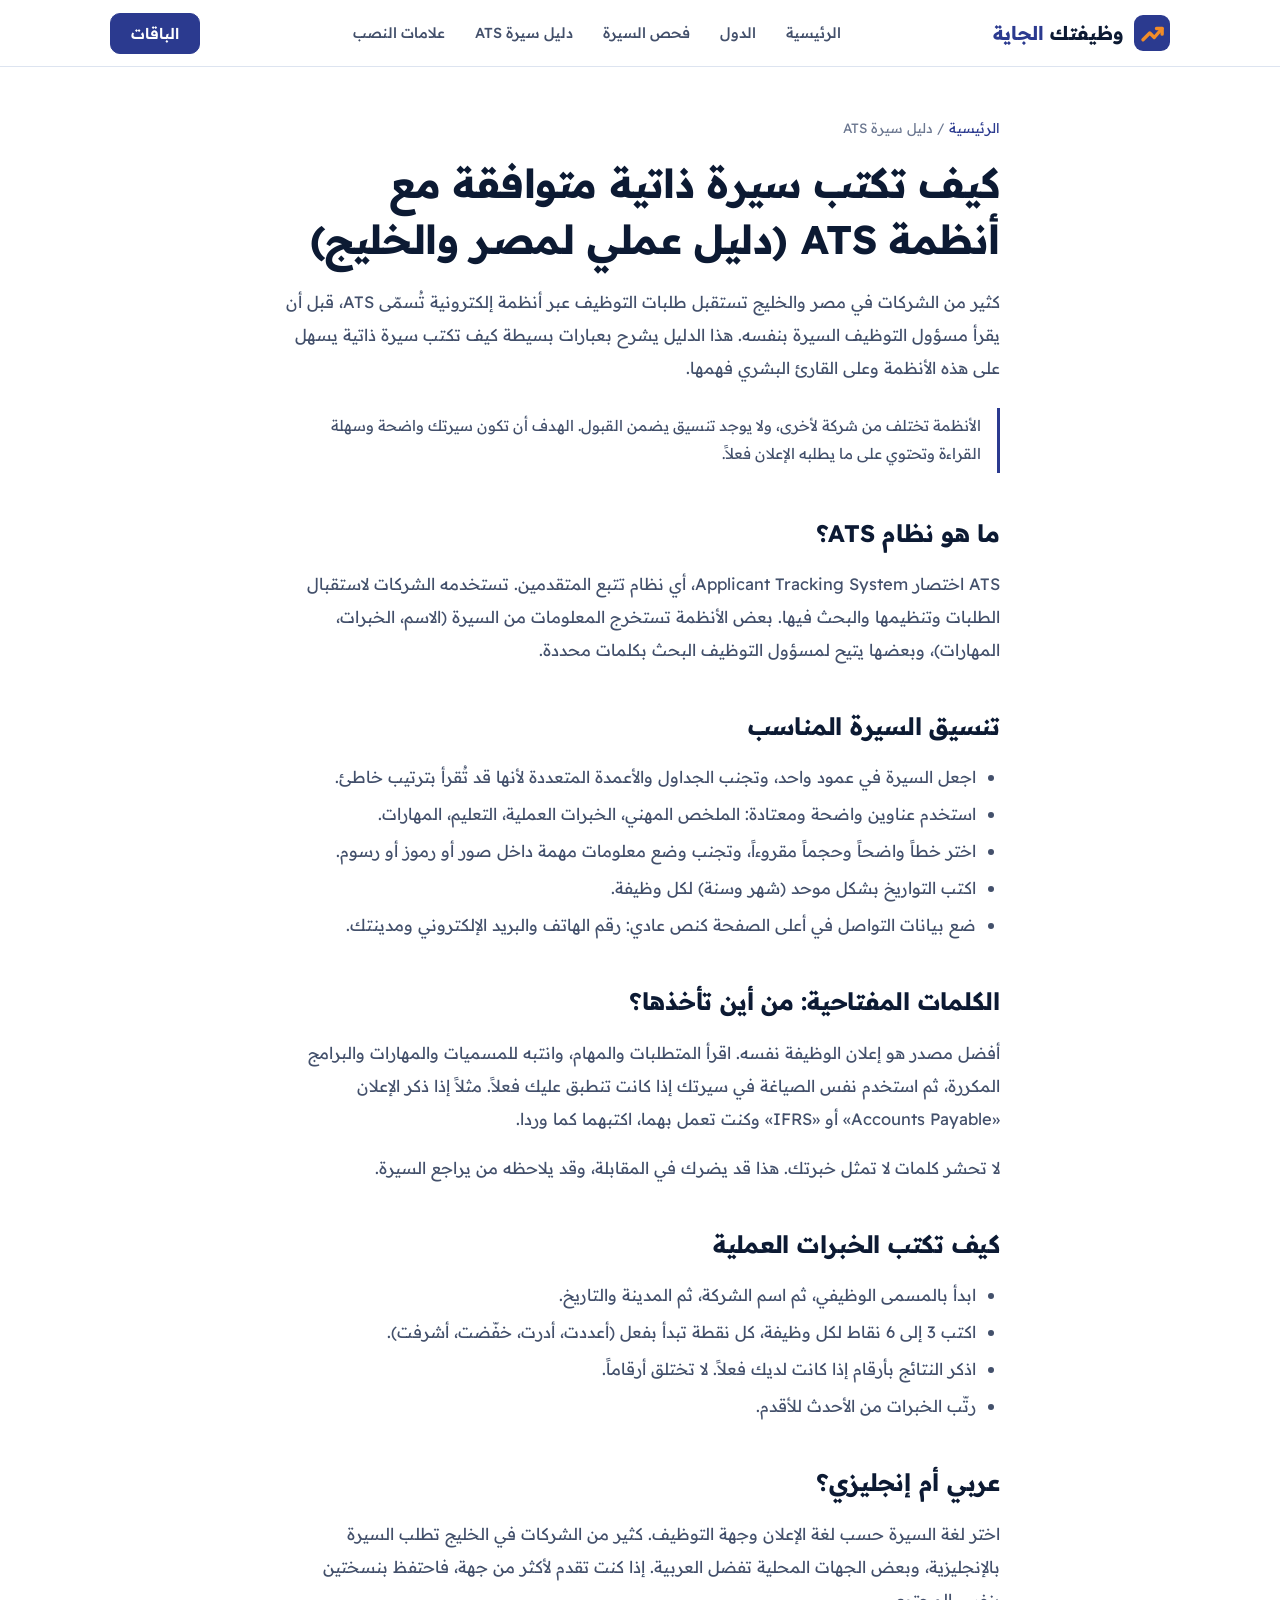
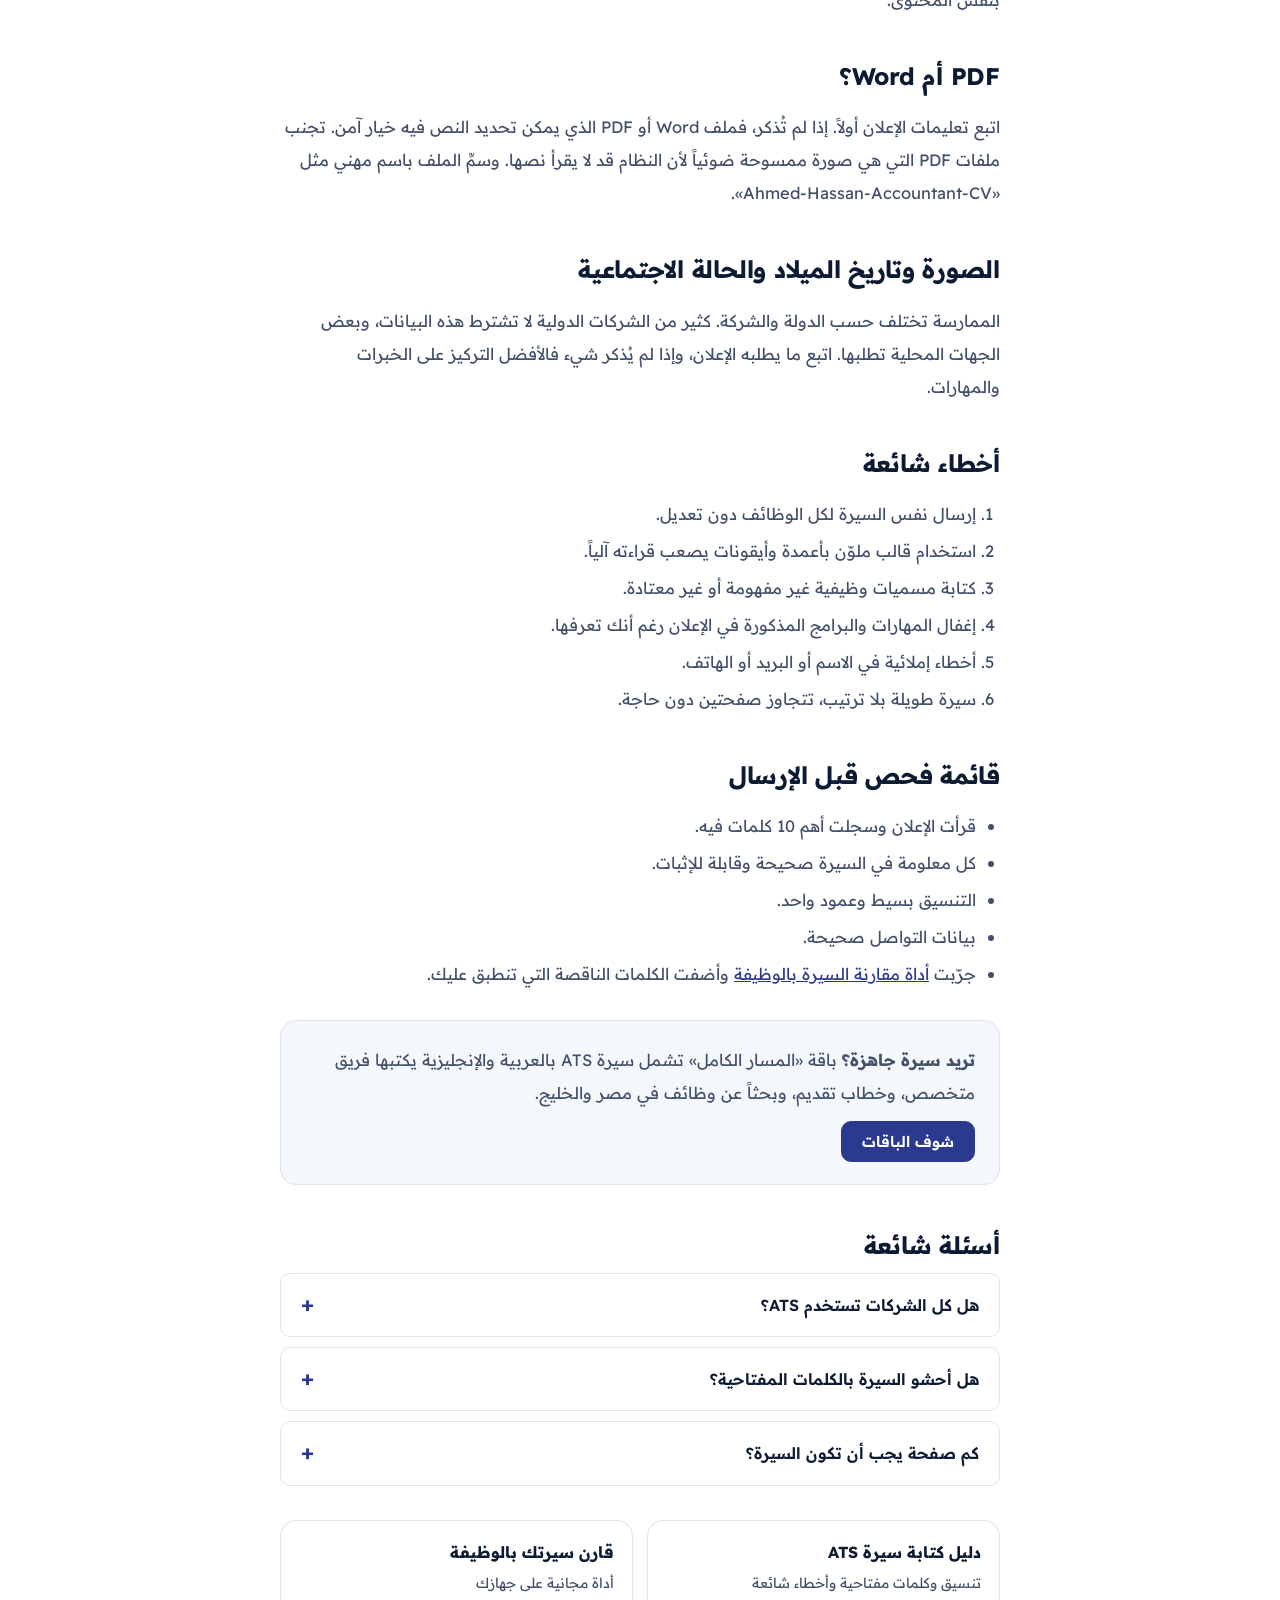
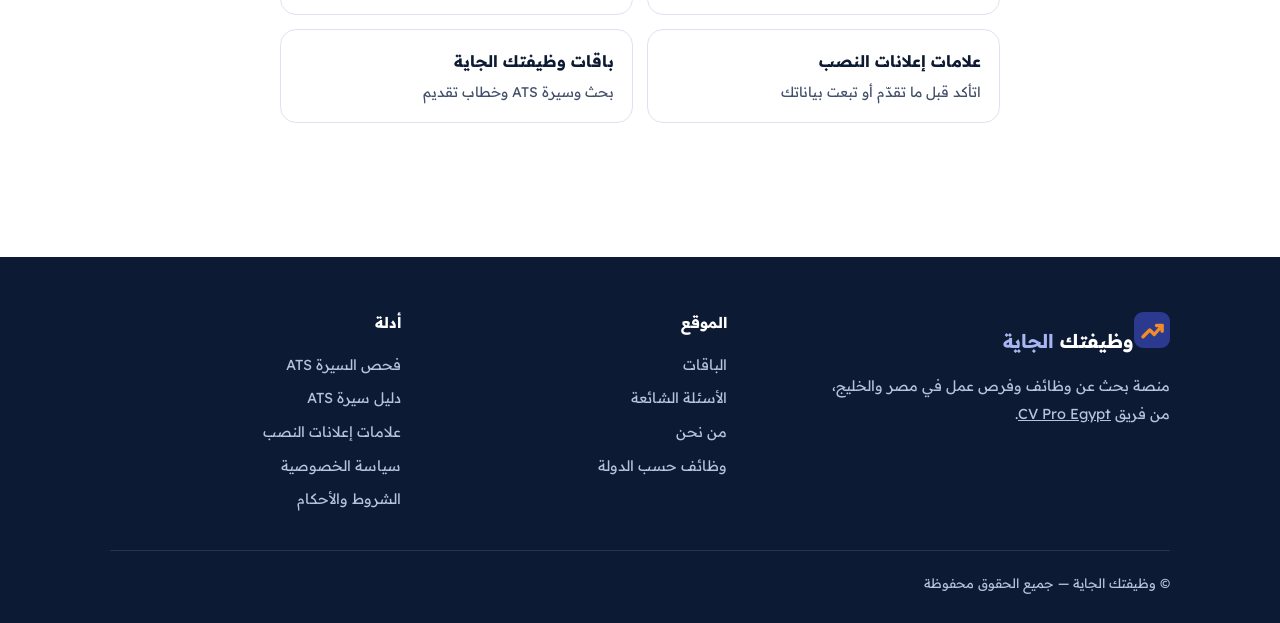
<file: ats-cv-guide/index.html>
<!DOCTYPE html>
<html lang="ar" dir="rtl"><head><meta charset="utf-8"><meta name="viewport" content="width=device-width, initial-scale=1, viewport-fit=cover">
<title>كيف تكتب سيرة ذاتية متوافقة مع ATS | دليل عملي لمصر والخليج</title><meta name="description" content="دليل بسيط لكتابة سيرة ذاتية سهلة القراءة لأنظمة ATS: التنسيق، الكلمات المفتاحية، كتابة الخبرات، عربي أم إنجليزي، وأخطاء شائعة، مع قائمة فحص قبل التقديم.">
<meta name="robots" content="index,follow,max-snippet:-1,max-image-preview:large"><meta name="theme-color" content="#2b3a8f">
<link rel="canonical" href="https://wazifetak.github.io/ats-cv-guide/">
<link rel="icon" href="/logo.svg" type="image/svg+xml"><link rel="icon" href="/favicon-48.png" sizes="48x48" type="image/png"><link rel="apple-touch-icon" href="/apple-touch-icon.png">
<meta property="og:type" content="article"><meta property="og:locale" content="ar_EG"><meta property="og:site_name" content="وظيفتك الجاية"><meta property="og:title" content="كيف تكتب سيرة ذاتية متوافقة مع ATS | دليل عملي لمصر والخليج"><meta property="og:description" content="دليل بسيط لكتابة سيرة ذاتية سهلة القراءة لأنظمة ATS: التنسيق، الكلمات المفتاحية، كتابة الخبرات، عربي أم إنجليزي، وأخطاء شائعة، مع قائمة فحص قبل التقديم."><meta property="og:url" content="https://wazifetak.github.io/ats-cv-guide/">
<meta property="og:image" content="https://wazifetak.github.io/og-image.png"><meta property="og:image:type" content="image/png"><meta property="og:image:width" content="1200"><meta property="og:image:height" content="630">
<meta name="twitter:card" content="summary_large_image"><meta name="twitter:title" content="كيف تكتب سيرة ذاتية متوافقة مع ATS | دليل عملي لمصر والخليج"><meta name="twitter:description" content="دليل بسيط لكتابة سيرة ذاتية سهلة القراءة لأنظمة ATS: التنسيق، الكلمات المفتاحية، كتابة الخبرات، عربي أم إنجليزي، وأخطاء شائعة، مع قائمة فحص قبل التقديم."><meta name="twitter:image" content="https://wazifetak.github.io/og-image.png">
<link rel="preconnect" href="https://fonts.googleapis.com"><link rel="preconnect" href="https://fonts.gstatic.com" crossorigin>
<link href="https://fonts.googleapis.com/css2?family=Readex+Pro:wght@300..700&display=swap" rel="stylesheet"><link rel="stylesheet" href="/site.css">
<script type="application/ld+json">{"@context": "https://schema.org", "@type": "Article", "headline": "كيف تكتب سيرة ذاتية متوافقة مع أنظمة ATS (دليل عملي لمصر والخليج)", "description": "دليل بسيط لكتابة سيرة ذاتية سهلة القراءة لأنظمة ATS: التنسيق، الكلمات المفتاحية، كتابة الخبرات، عربي أم إنجليزي، وأخطاء شائعة، مع قائمة فحص قبل التقديم.", "inLanguage": "ar", "datePublished": "2026-10-10", "dateModified": "2026-10-10", "mainEntityOfPage": "https://wazifetak.github.io/ats-cv-guide/", "image": "https://wazifetak.github.io/og-image.png", "author": {"@type": "Organization", "name": "وظيفتك الجاية", "url": "https://wazifetak.github.io/"}, "publisher": {"@type": "Organization", "name": "وظيفتك الجاية", "logo": {"@type": "ImageObject", "url": "https://wazifetak.github.io/icon-512.png"}}}</script>
<script type="application/ld+json">{"@context": "https://schema.org", "@type": "BreadcrumbList", "itemListElement": [{"@type": "ListItem", "position": 1, "name": "الرئيسية", "item": "https://wazifetak.github.io/"}, {"@type": "ListItem", "position": 2, "name": "دليل سيرة ATS", "item": "https://wazifetak.github.io/ats-cv-guide/"}]}</script>
<script type="application/ld+json">{"@context": "https://schema.org", "@type": "FAQPage", "mainEntity": [{"@type": "Question", "name": "هل كل الشركات تستخدم ATS؟", "acceptedAnswer": {"@type": "Answer", "text": "لا. بعض الشركات تستخدم أنظمة تتبع، وبعضها يستقبل الطلبات عبر البريد أو المراجعة اليدوية. لذلك اكتب سيرة واضحة تناسب القراءة الآلية والبشرية."}}, {"@type": "Question", "name": "هل أحشو السيرة بالكلمات المفتاحية؟", "acceptedAnswer": {"@type": "Answer", "text": "لا. استخدم الكلمات التي تعكس خبرتك فعلاً وكما وردت في الإعلان، ولا تضف مهارات لا تملكها."}}, {"@type": "Question", "name": "كم صفحة يجب أن تكون السيرة؟", "acceptedAnswer": {"@type": "Answer", "text": "غالباً صفحة واحدة لحديثي التخرج، وصفحة إلى صفحتين لأصحاب الخبرة. الأهم أن تكون مرتبة وتركز على الأحدث والأكثر صلة بالوظيفة."}}]}</script>
</head><body><svg width="0" height="0" style="position:absolute" aria-hidden="true"><symbol id="lg" viewBox="0 0 64 64"><rect width="64" height="64" rx="16" fill="#2b3a8f"/><path d="M16 44l12-12 8 8 14-16" stroke="#f28c28" stroke-width="6" fill="none" stroke-linecap="round" stroke-linejoin="round"/><path d="M40 24h10v10" stroke="#f28c28" stroke-width="6" fill="none" stroke-linecap="round" stroke-linejoin="round"/></symbol></svg>
<header><div class="w"><nav><a class="logo" href="/" aria-label="وظيفتك الجاية"><svg><use href="#lg"/></svg><span>وظيفتك <i>الجاية</i></span></a>
<div class="nv"><a href="/">الرئيسية</a><a href="/jobs/">الدول</a><a href="/cv-ats-checker/">فحص السيرة</a><a href="/ats-cv-guide/">دليل سيرة ATS</a><a href="/job-scam-signs/">علامات النصب</a></div>
<a class="btn" href="/#plans">الباقات</a></nav></div></header>
<main class="art"><div class="bc"><a href="/">الرئيسية</a> / دليل سيرة ATS</div><h1>كيف تكتب سيرة ذاتية متوافقة مع أنظمة ATS (دليل عملي لمصر والخليج)</h1>
<p>كثير من الشركات في مصر والخليج تستقبل طلبات التوظيف عبر أنظمة إلكترونية تُسمّى ATS، قبل أن يقرأ مسؤول التوظيف السيرة بنفسه. هذا الدليل يشرح بعبارات بسيطة كيف تكتب سيرة ذاتية يسهل على هذه الأنظمة وعلى القارئ البشري فهمها.</p>
<div class="note">الأنظمة تختلف من شركة لأخرى، ولا يوجد تنسيق يضمن القبول. الهدف أن تكون سيرتك واضحة وسهلة القراءة وتحتوي على ما يطلبه الإعلان فعلاً.</div>
<h2>ما هو نظام ATS؟</h2><p>ATS اختصار Applicant Tracking System، أي نظام تتبع المتقدمين. تستخدمه الشركات لاستقبال الطلبات وتنظيمها والبحث فيها. بعض الأنظمة تستخرج المعلومات من السيرة (الاسم، الخبرات، المهارات)، وبعضها يتيح لمسؤول التوظيف البحث بكلمات محددة.</p>
<h2>تنسيق السيرة المناسب</h2><ul><li>اجعل السيرة في عمود واحد، وتجنب الجداول والأعمدة المتعددة لأنها قد تُقرأ بترتيب خاطئ.</li><li>استخدم عناوين واضحة ومعتادة: الملخص المهني، الخبرات العملية، التعليم، المهارات.</li><li>اختر خطاً واضحاً وحجماً مقروءاً، وتجنب وضع معلومات مهمة داخل صور أو رموز أو رسوم.</li><li>اكتب التواريخ بشكل موحد (شهر وسنة) لكل وظيفة.</li><li>ضع بيانات التواصل في أعلى الصفحة كنص عادي: رقم الهاتف والبريد الإلكتروني ومدينتك.</li></ul>
<h2>الكلمات المفتاحية: من أين تأخذها؟</h2><p>أفضل مصدر هو إعلان الوظيفة نفسه. اقرأ المتطلبات والمهام، وانتبه للمسميات والمهارات والبرامج المكررة، ثم استخدم نفس الصياغة في سيرتك إذا كانت تنطبق عليك فعلاً. مثلاً إذا ذكر الإعلان «Accounts Payable» أو «IFRS» وكنت تعمل بهما، اكتبهما كما وردا.</p>
<p>لا تحشر كلمات لا تمثل خبرتك. هذا قد يضرك في المقابلة، وقد يلاحظه من يراجع السيرة.</p>
<h2>كيف تكتب الخبرات العملية</h2><ul><li>ابدأ بالمسمى الوظيفي، ثم اسم الشركة، ثم المدينة والتاريخ.</li><li>اكتب 3 إلى 6 نقاط لكل وظيفة، كل نقطة تبدأ بفعل (أعددت، أدرت، خفّضت، أشرفت).</li><li>اذكر النتائج بأرقام إذا كانت لديك فعلاً. لا تختلق أرقاماً.</li><li>رتّب الخبرات من الأحدث للأقدم.</li></ul>
<h2>عربي أم إنجليزي؟</h2><p>اختر لغة السيرة حسب لغة الإعلان وجهة التوظيف. كثير من الشركات في الخليج تطلب السيرة بالإنجليزية، وبعض الجهات المحلية تفضل العربية. إذا كنت تقدم لأكثر من جهة، فاحتفظ بنسختين بنفس المحتوى.</p>
<h2>PDF أم Word؟</h2><p>اتبع تعليمات الإعلان أولاً. إذا لم تُذكر، فملف Word أو PDF الذي يمكن تحديد النص فيه خيار آمن. تجنب ملفات PDF التي هي صورة ممسوحة ضوئياً لأن النظام قد لا يقرأ نصها. وسمِّ الملف باسم مهني مثل «Ahmed-Hassan-Accountant-CV».</p>
<h2>الصورة وتاريخ الميلاد والحالة الاجتماعية</h2><p>الممارسة تختلف حسب الدولة والشركة. كثير من الشركات الدولية لا تشترط هذه البيانات، وبعض الجهات المحلية تطلبها. اتبع ما يطلبه الإعلان، وإذا لم يُذكر شيء فالأفضل التركيز على الخبرات والمهارات.</p>
<h2>أخطاء شائعة</h2><ol><li>إرسال نفس السيرة لكل الوظائف دون تعديل.</li><li>استخدام قالب ملوّن بأعمدة وأيقونات يصعب قراءته آلياً.</li><li>كتابة مسميات وظيفية غير مفهومة أو غير معتادة.</li><li>إغفال المهارات والبرامج المذكورة في الإعلان رغم أنك تعرفها.</li><li>أخطاء إملائية في الاسم أو البريد أو الهاتف.</li><li>سيرة طويلة بلا ترتيب، تتجاوز صفحتين دون حاجة.</li></ol>
<h2>قائمة فحص قبل الإرسال</h2><ul><li>قرأت الإعلان وسجلت أهم 10 كلمات فيه.</li><li>كل معلومة في السيرة صحيحة وقابلة للإثبات.</li><li>التنسيق بسيط وعمود واحد.</li><li>بيانات التواصل صحيحة.</li><li>جرّبت <a href="/cv-ats-checker/" style="color:var(--ac)">أداة مقارنة السيرة بالوظيفة</a> وأضفت الكلمات الناقصة التي تنطبق عليك.</li></ul>
<div class="callout"><p><b>تريد سيرة جاهزة؟</b> باقة «المسار الكامل» تشمل سيرة ATS بالعربية والإنجليزية يكتبها فريق متخصص، وخطاب تقديم، وبحثاً عن وظائف في مصر والخليج.</p><a class="btn" href="/#plans">شوف الباقات</a></div>
<h2>أسئلة شائعة</h2><details><summary>هل كل الشركات تستخدم ATS؟</summary><p>لا. بعض الشركات تستخدم أنظمة تتبع، وبعضها يستقبل الطلبات عبر البريد أو المراجعة اليدوية. لذلك اكتب سيرة واضحة تناسب القراءة الآلية والبشرية.</p></details><details><summary>هل أحشو السيرة بالكلمات المفتاحية؟</summary><p>لا. استخدم الكلمات التي تعكس خبرتك فعلاً وكما وردت في الإعلان، ولا تضف مهارات لا تملكها.</p></details><details><summary>كم صفحة يجب أن تكون السيرة؟</summary><p>غالباً صفحة واحدة لحديثي التخرج، وصفحة إلى صفحتين لأصحاب الخبرة. الأهم أن تكون مرتبة وتركز على الأحدث والأكثر صلة بالوظيفة.</p></details>
<div class="rel"><a href="/ats-cv-guide/"><b>دليل كتابة سيرة ATS</b><span>تنسيق وكلمات مفتاحية وأخطاء شائعة</span></a><a href="/cv-ats-checker/"><b>قارن سيرتك بالوظيفة</b><span>أداة مجانية على جهازك</span></a><a href="/job-scam-signs/"><b>علامات إعلانات النصب</b><span>اتأكد قبل ما تقدّم أو تبعت بياناتك</span></a><a href="/#plans"><b>باقات وظيفتك الجاية</b><span>بحث وسيرة ATS وخطاب تقديم</span></a></div></main>
<footer><div class="w"><div class="fg"><div><a class="logo" href="/"><svg><use href="#lg"/></svg><span>وظيفتك <i>الجاية</i></span></a><p style="margin:0;max-width:340px">منصة بحث عن وظائف وفرص عمل في مصر والخليج، من فريق <a href="https://cvproservice.github.io/cvpro/" style="display:inline;text-decoration:underline">CV Pro Egypt</a>.</p></div>
<div><h4>الموقع</h4><a href="/#plans">الباقات</a><a href="/#faq">الأسئلة الشائعة</a><a href="/#about">من نحن</a><a href="/jobs/">وظائف حسب الدولة</a></div>
<div><h4>أدلة</h4><a href="/cv-ats-checker/">فحص السيرة ATS</a><a href="/ats-cv-guide/">دليل سيرة ATS</a><a href="/job-scam-signs/">علامات إعلانات النصب</a><a href="/privacy/">سياسة الخصوصية</a><a href="/terms/">الشروط والأحكام</a></div></div>
<div class="cr">© وظيفتك الجاية — جميع الحقوق محفوظة</div></div></footer>
</body></html>
</file>
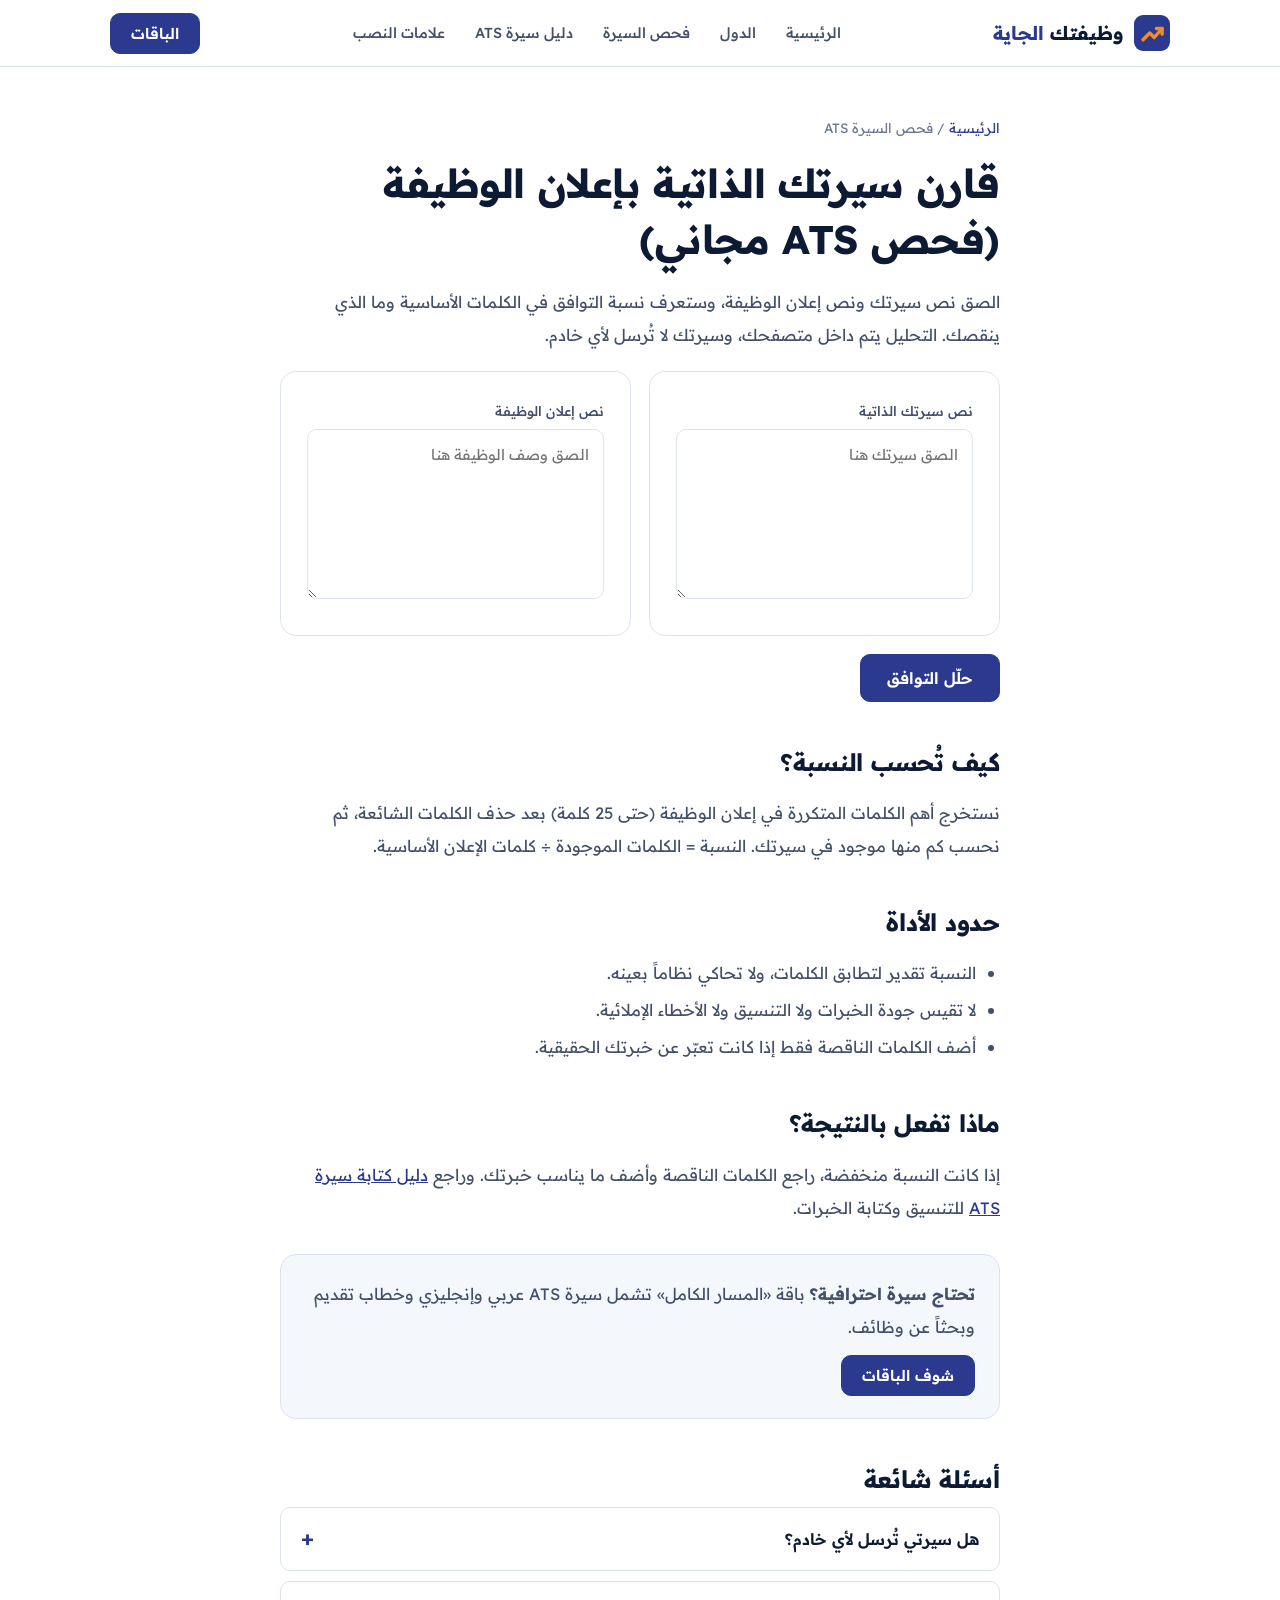
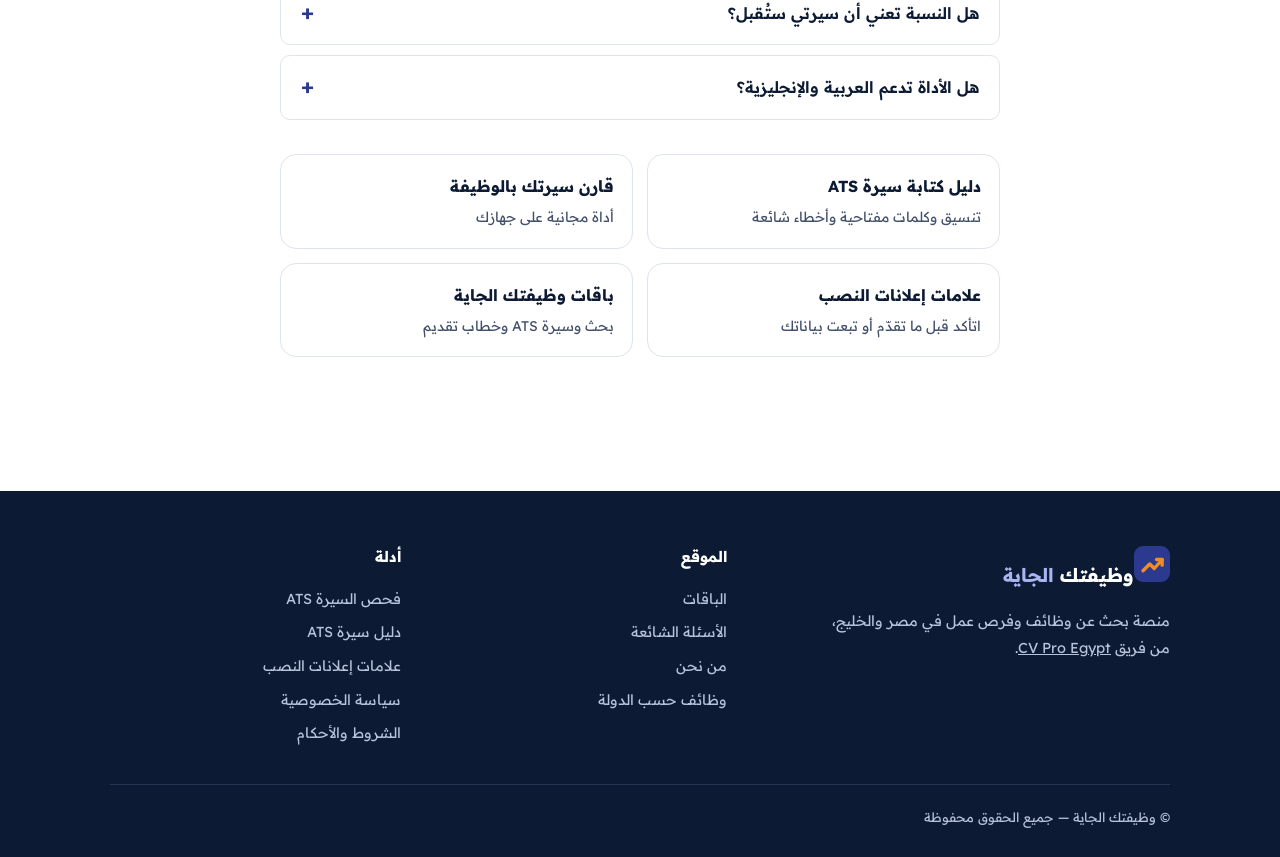
<file: cv-ats-checker/index.html>
<!DOCTYPE html>
<html lang="ar" dir="rtl"><head><meta charset="utf-8"><meta name="viewport" content="width=device-width, initial-scale=1, viewport-fit=cover">
<title>فحص السيرة الذاتية ATS مجاناً | قارن سيرتك بإعلان الوظيفة</title><meta name="description" content="أداة مجانية تقارن سيرتك الذاتية بإعلان الوظيفة وتعرض نسبة التوافق والكلمات الناقصة. التحليل داخل متصفحك وسيرتك لا تُرسل لأي مكان.">
<meta name="robots" content="index,follow,max-snippet:-1,max-image-preview:large"><meta name="theme-color" content="#2b3a8f">
<link rel="canonical" href="https://wazifetak.github.io/cv-ats-checker/">
<link rel="icon" href="/logo.svg" type="image/svg+xml"><link rel="icon" href="/favicon-48.png" sizes="48x48" type="image/png"><link rel="apple-touch-icon" href="/apple-touch-icon.png">
<meta property="og:type" content="article"><meta property="og:locale" content="ar_EG"><meta property="og:site_name" content="وظيفتك الجاية"><meta property="og:title" content="فحص السيرة الذاتية ATS مجاناً | قارن سيرتك بإعلان الوظيفة"><meta property="og:description" content="أداة مجانية تقارن سيرتك الذاتية بإعلان الوظيفة وتعرض نسبة التوافق والكلمات الناقصة. التحليل داخل متصفحك وسيرتك لا تُرسل لأي مكان."><meta property="og:url" content="https://wazifetak.github.io/cv-ats-checker/">
<meta property="og:image" content="https://wazifetak.github.io/og-image.png"><meta property="og:image:type" content="image/png"><meta property="og:image:width" content="1200"><meta property="og:image:height" content="630">
<meta name="twitter:card" content="summary_large_image"><meta name="twitter:title" content="فحص السيرة الذاتية ATS مجاناً | قارن سيرتك بإعلان الوظيفة"><meta name="twitter:description" content="أداة مجانية تقارن سيرتك الذاتية بإعلان الوظيفة وتعرض نسبة التوافق والكلمات الناقصة. التحليل داخل متصفحك وسيرتك لا تُرسل لأي مكان."><meta name="twitter:image" content="https://wazifetak.github.io/og-image.png">
<link rel="preconnect" href="https://fonts.googleapis.com"><link rel="preconnect" href="https://fonts.gstatic.com" crossorigin>
<link href="https://fonts.googleapis.com/css2?family=Readex+Pro:wght@300..700&display=swap" rel="stylesheet"><link rel="stylesheet" href="/site.css">
<script type="application/ld+json">{"@context": "https://schema.org", "@type": "Article", "headline": "قارن سيرتك الذاتية بإعلان الوظيفة (فحص ATS مجاني)", "description": "أداة مجانية تقارن سيرتك الذاتية بإعلان الوظيفة وتعرض نسبة التوافق والكلمات الناقصة. التحليل داخل متصفحك وسيرتك لا تُرسل لأي مكان.", "inLanguage": "ar", "datePublished": "2026-10-10", "dateModified": "2026-10-10", "mainEntityOfPage": "https://wazifetak.github.io/cv-ats-checker/", "image": "https://wazifetak.github.io/og-image.png", "author": {"@type": "Organization", "name": "وظيفتك الجاية", "url": "https://wazifetak.github.io/"}, "publisher": {"@type": "Organization", "name": "وظيفتك الجاية", "logo": {"@type": "ImageObject", "url": "https://wazifetak.github.io/icon-512.png"}}}</script>
<script type="application/ld+json">{"@context": "https://schema.org", "@type": "BreadcrumbList", "itemListElement": [{"@type": "ListItem", "position": 1, "name": "الرئيسية", "item": "https://wazifetak.github.io/"}, {"@type": "ListItem", "position": 2, "name": "فحص السيرة ATS", "item": "https://wazifetak.github.io/cv-ats-checker/"}]}</script>
<script type="application/ld+json">{"@context": "https://schema.org", "@type": "FAQPage", "mainEntity": [{"@type": "Question", "name": "هل سيرتي تُرسل لأي خادم؟", "acceptedAnswer": {"@type": "Answer", "text": "لا. التحليل يتم داخل متصفحك فقط، ولا نحفظ نص سيرتك على خادم."}}, {"@type": "Question", "name": "هل النسبة تعني أن سيرتي ستُقبل؟", "acceptedAnswer": {"@type": "Answer", "text": "لا. هي تقدير لتطابق الكلمات الأساسية مع الإعلان، وليست ضماناً للقبول أو المقابلة."}}, {"@type": "Question", "name": "هل الأداة تدعم العربية والإنجليزية؟", "acceptedAnswer": {"@type": "Answer", "text": "نعم. تحلل النصوص بالعربية والإنجليزية، ويفضل أن تكون السيرة والإعلان بنفس اللغة."}}]}</script>
</head><body><svg width="0" height="0" style="position:absolute" aria-hidden="true"><symbol id="lg" viewBox="0 0 64 64"><rect width="64" height="64" rx="16" fill="#2b3a8f"/><path d="M16 44l12-12 8 8 14-16" stroke="#f28c28" stroke-width="6" fill="none" stroke-linecap="round" stroke-linejoin="round"/><path d="M40 24h10v10" stroke="#f28c28" stroke-width="6" fill="none" stroke-linecap="round" stroke-linejoin="round"/></symbol></svg>
<header><div class="w"><nav><a class="logo" href="/" aria-label="وظيفتك الجاية"><svg><use href="#lg"/></svg><span>وظيفتك <i>الجاية</i></span></a>
<div class="nv"><a href="/">الرئيسية</a><a href="/jobs/">الدول</a><a href="/cv-ats-checker/">فحص السيرة</a><a href="/ats-cv-guide/">دليل سيرة ATS</a><a href="/job-scam-signs/">علامات النصب</a></div>
<a class="btn" href="/#plans">الباقات</a></nav></div></header>
<main class="art"><div class="bc"><a href="/">الرئيسية</a> / فحص السيرة ATS</div><h1>قارن سيرتك الذاتية بإعلان الوظيفة (فحص ATS مجاني)</h1>
<p>الصق نص سيرتك ونص إعلان الوظيفة، وستعرف نسبة التوافق في الكلمات الأساسية وما الذي ينقصك. التحليل يتم داخل متصفحك، وسيرتك لا تُرسل لأي خادم.</p>
<div class="cp" style="margin-top:20px"><div class="card"><label for="cvt">نص سيرتك الذاتية</label><textarea id="cvt" placeholder="الصق سيرتك هنا"></textarea></div><div class="card"><label for="jbt">نص إعلان الوظيفة</label><textarea id="jbt" placeholder="الصق وصف الوظيفة هنا"></textarea></div></div>
<p style="margin:18px 0 0"><button class="btn lg" id="cmpgo">حلّل التوافق</button></p><div id="cmpres" style="margin-top:18px"></div>
<h2>كيف تُحسب النسبة؟</h2><p>نستخرج أهم الكلمات المتكررة في إعلان الوظيفة (حتى 25 كلمة) بعد حذف الكلمات الشائعة، ثم نحسب كم منها موجود في سيرتك. النسبة = الكلمات الموجودة ÷ كلمات الإعلان الأساسية.</p>
<h2>حدود الأداة</h2><ul><li>النسبة تقدير لتطابق الكلمات، ولا تحاكي نظاماً بعينه.</li><li>لا تقيس جودة الخبرات ولا التنسيق ولا الأخطاء الإملائية.</li><li>أضف الكلمات الناقصة فقط إذا كانت تعبّر عن خبرتك الحقيقية.</li></ul>
<h2>ماذا تفعل بالنتيجة؟</h2><p>إذا كانت النسبة منخفضة، راجع الكلمات الناقصة وأضف ما يناسب خبرتك. وراجع <a href="/ats-cv-guide/" style="color:var(--ac)">دليل كتابة سيرة ATS</a> للتنسيق وكتابة الخبرات.</p>
<div class="callout"><p><b>تحتاج سيرة احترافية؟</b> باقة «المسار الكامل» تشمل سيرة ATS عربي وإنجليزي وخطاب تقديم وبحثاً عن وظائف.</p><a class="btn" href="/#plans">شوف الباقات</a></div>
<h2>أسئلة شائعة</h2><details><summary>هل سيرتي تُرسل لأي خادم؟</summary><p>لا. التحليل يتم داخل متصفحك فقط، ولا نحفظ نص سيرتك على خادم.</p></details><details><summary>هل النسبة تعني أن سيرتي ستُقبل؟</summary><p>لا. هي تقدير لتطابق الكلمات الأساسية مع الإعلان، وليست ضماناً للقبول أو المقابلة.</p></details><details><summary>هل الأداة تدعم العربية والإنجليزية؟</summary><p>نعم. تحلل النصوص بالعربية والإنجليزية، ويفضل أن تكون السيرة والإعلان بنفس اللغة.</p></details>
<div class="rel"><a href="/ats-cv-guide/"><b>دليل كتابة سيرة ATS</b><span>تنسيق وكلمات مفتاحية وأخطاء شائعة</span></a><a href="/cv-ats-checker/"><b>قارن سيرتك بالوظيفة</b><span>أداة مجانية على جهازك</span></a><a href="/job-scam-signs/"><b>علامات إعلانات النصب</b><span>اتأكد قبل ما تقدّم أو تبعت بياناتك</span></a><a href="/#plans"><b>باقات وظيفتك الجاية</b><span>بحث وسيرة ATS وخطاب تقديم</span></a></div></main>
<footer><div class="w"><div class="fg"><div><a class="logo" href="/"><svg><use href="#lg"/></svg><span>وظيفتك <i>الجاية</i></span></a><p style="margin:0;max-width:340px">منصة بحث عن وظائف وفرص عمل في مصر والخليج، من فريق <a href="https://cvproservice.github.io/cvpro/" style="display:inline;text-decoration:underline">CV Pro Egypt</a>.</p></div>
<div><h4>الموقع</h4><a href="/#plans">الباقات</a><a href="/#faq">الأسئلة الشائعة</a><a href="/#about">من نحن</a><a href="/jobs/">وظائف حسب الدولة</a></div>
<div><h4>أدلة</h4><a href="/cv-ats-checker/">فحص السيرة ATS</a><a href="/ats-cv-guide/">دليل سيرة ATS</a><a href="/job-scam-signs/">علامات إعلانات النصب</a><a href="/privacy/">سياسة الخصوصية</a><a href="/terms/">الشروط والأحكام</a></div></div>
<div class="cr">© وظيفتك الجاية — جميع الحقوق محفوظة</div></div></footer>
<script>
const $=i=>document.getElementById(i);const esc=s=>String(s??'').replace(/[&<>"]/g,m=>({'&':'&amp;','<':'&lt;','>':'&gt;','"':'&quot;'}[m]));
const SW=('the and for with you are our will have has that this from your able all any can not but who their they job jobs work working year years experience required requirements skills responsibilities role position candidate team including must should strong good excellent ability knowledge also such other than more least plus etc new using use well within into per about looking company apply application need needs skilled handle ensure responsible provide من في على الى إلى عن مع او أو ان أن التي الذي هذا هذه ذلك كما لدى يجب يكون خبره خبرة سنوات سنه سنة مطلوب المطلوب شركه شركة وظيفه وظيفة العمل عمل لديه ذات حديثي التخرج المهام المسؤوليات الشروط').split(' ');
const nm=t=>t.toLowerCase().replace(/[\u064B-\u065F\u0670\u0640]/g,'').replace(/[أإآ]/g,'ا').replace(/ى/g,'ي').replace(/ة/g,'ه');
const STOP=new Set(SW.map(nm));
function toks(t){return (nm(t).match(/[a-z][a-z0-9+#.\-]+|[\u0621-\u064A]{3,}/g)||[]).map(w=>{if(/^[a-z]/.test(w)){w=w.replace(/[.\-]+$/,'');if(w.length>4&&w.endsWith('s'))w=w.slice(0,-1)}else if(w.length>4&&w.startsWith('ال'))w=w.slice(2);return w}).filter(w=>w.length>=3&&!STOP.has(w))}
function compare(){const cv=$('cvt').value,jb=$('jbt').value,r=$('cmpres');
 if(cv.trim().length<80||jb.trim().length<40){r.innerHTML='<p class="err">الصق نص السيرة (على الأقل سطرين) ونص الوظيفة.</p>';return}
 const f={};toks(jb).forEach(w=>f[w]=(f[w]||0)+1);
 const kws=Object.entries(f).sort((a,b)=>b[1]-a[1]).slice(0,25).map(x=>x[0]);
 if(kws.length<5){r.innerHTML='<p class="err">نص الوظيفة قصير، الصق الوصف كامل.</p>';return}
 const have=new Set(toks(cv)),ok=kws.filter(w=>have.has(w)),no=kws.filter(w=>!have.has(w)),sc=Math.round(ok.length/kws.length*100);
 const lb=sc>=75?'توافق قوي':sc>=50?'توافق متوسط':'توافق ضعيف';
 const chips=(a,c)=>a.length?`<div class="kw ${c}">${a.map(w=>'<span>'+esc(w)+'</span>').join('')}</div>`:'<p class="m">—</p>';
 r.innerHTML=`<div class="card"><div class="sc">${sc}%</div><b>${lb}</b><div class="pg"><i style="width:${sc}%"></i></div>
 <h3>كلمات موجودة في سيرتك (${ok.length})</h3>${chips(ok,'ok')}<h3 style="margin-top:14px">كلمات الوظيفة الناقصة (${no.length})</h3>${chips(no,'no')}
 <p class="m" style="margin-top:14px">النسبة تقدير مبني على تطابق كلمات الوظيفة الأساسية مع سيرتك، وهي مش بديل عن مراجعة بشرية. ضيف الكلمات الناقصة اللي تناسب خبرتك فعلاً، وما تكتبش حاجة مش موجودة عندك.</p>
 ${sc<75?'<p style="margin:14px 0 0"><button class="btn" id="cmpcta">اطلب سيرة ATS احترافية ضمن المسار الكامل</button></p>':''}</div>`;
 const c=$('cmpcta');if(c)c.onclick=()=>{location.href='/#plans'}}
$('cmpgo').onclick=compare;
try{$('cvt').value=sessionStorage.getItem('wg_cv')||''}catch(e){}
$('cvt').addEventListener('input',()=>{try{sessionStorage.setItem('wg_cv',$('cvt').value)}catch(e){}});
</script></body></html>
</file>
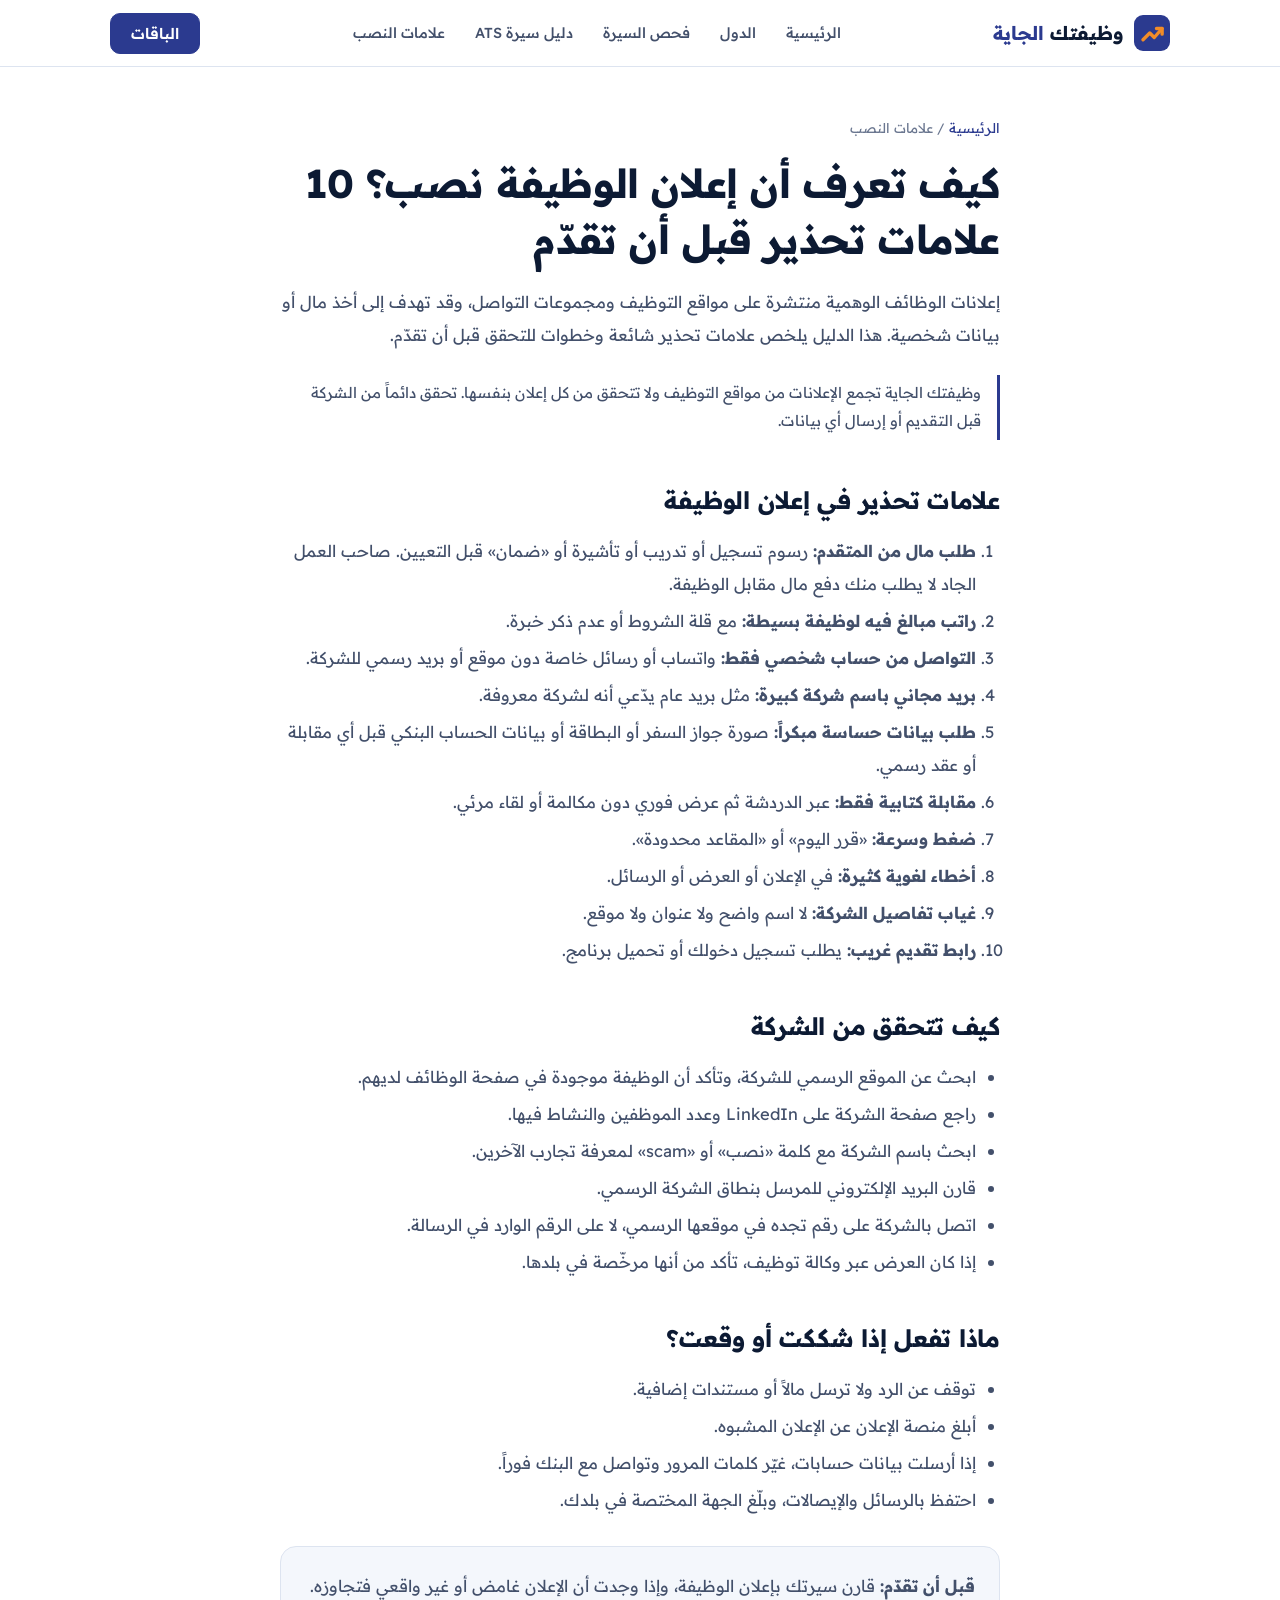
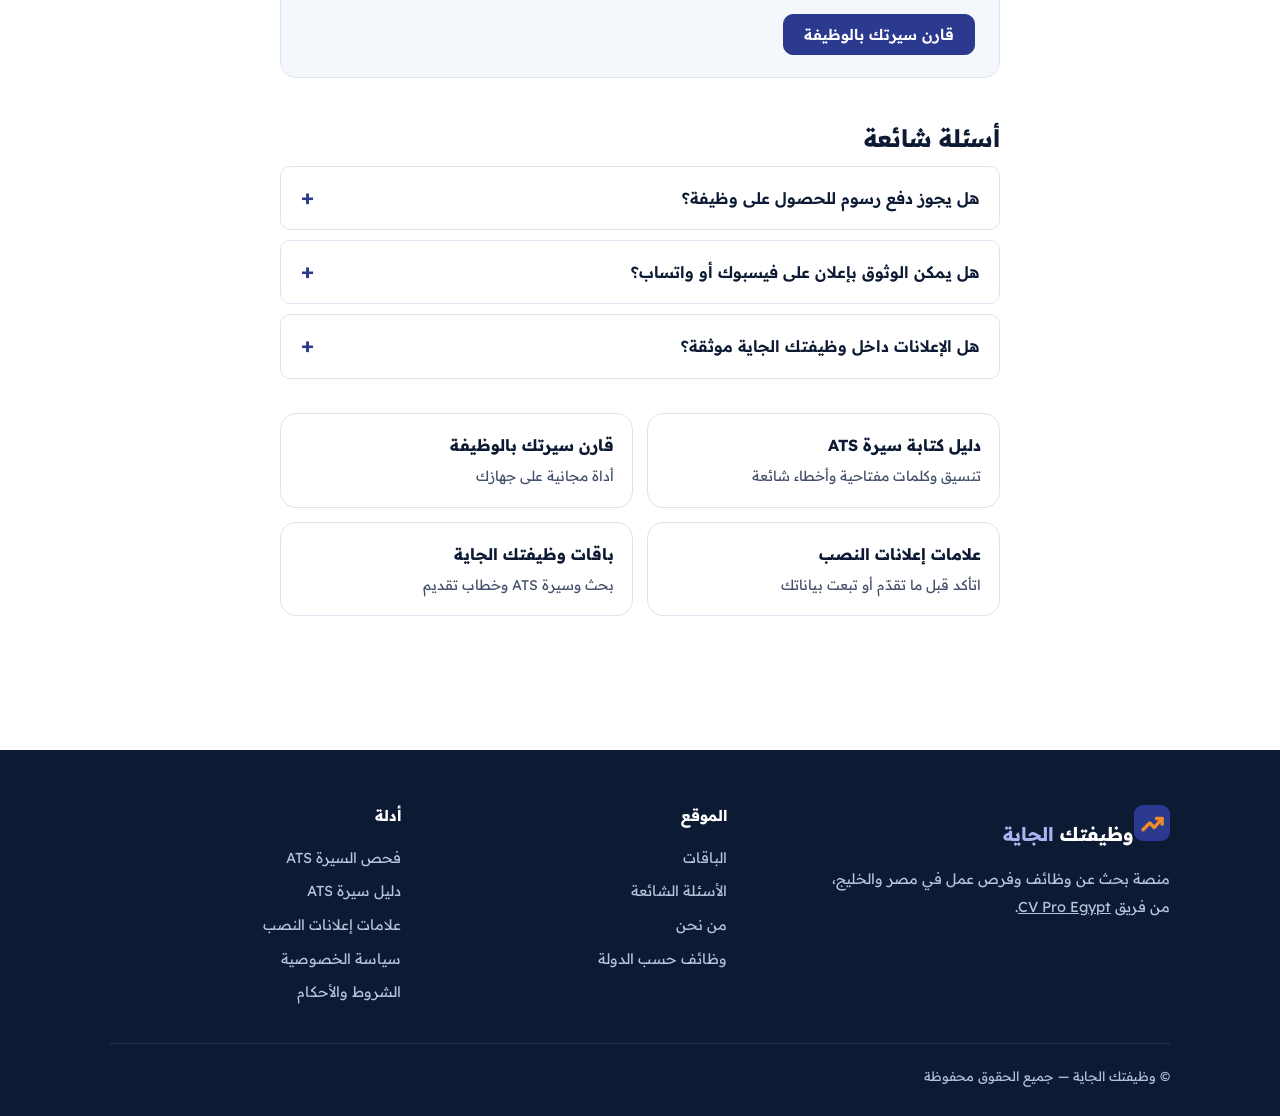
<file: job-scam-signs/index.html>
<!DOCTYPE html>
<html lang="ar" dir="rtl"><head><meta charset="utf-8"><meta name="viewport" content="width=device-width, initial-scale=1, viewport-fit=cover">
<title>كيف تعرف أن إعلان الوظيفة نصب؟ 10 علامات تحذير قبل التقديم</title><meta name="description" content="علامات تحذير شائعة في إعلانات الوظائف الوهمية في مصر والخليج، وخطوات للتحقق من الشركة، وما تفعله إذا شككت أو وقعت ضحية.">
<meta name="robots" content="index,follow,max-snippet:-1,max-image-preview:large"><meta name="theme-color" content="#2b3a8f">
<link rel="canonical" href="https://wazifetak.github.io/job-scam-signs/">
<link rel="icon" href="/logo.svg" type="image/svg+xml"><link rel="icon" href="/favicon-48.png" sizes="48x48" type="image/png"><link rel="apple-touch-icon" href="/apple-touch-icon.png">
<meta property="og:type" content="article"><meta property="og:locale" content="ar_EG"><meta property="og:site_name" content="وظيفتك الجاية"><meta property="og:title" content="كيف تعرف أن إعلان الوظيفة نصب؟ 10 علامات تحذير قبل التقديم"><meta property="og:description" content="علامات تحذير شائعة في إعلانات الوظائف الوهمية في مصر والخليج، وخطوات للتحقق من الشركة، وما تفعله إذا شككت أو وقعت ضحية."><meta property="og:url" content="https://wazifetak.github.io/job-scam-signs/">
<meta property="og:image" content="https://wazifetak.github.io/og-image.png"><meta property="og:image:type" content="image/png"><meta property="og:image:width" content="1200"><meta property="og:image:height" content="630">
<meta name="twitter:card" content="summary_large_image"><meta name="twitter:title" content="كيف تعرف أن إعلان الوظيفة نصب؟ 10 علامات تحذير قبل التقديم"><meta name="twitter:description" content="علامات تحذير شائعة في إعلانات الوظائف الوهمية في مصر والخليج، وخطوات للتحقق من الشركة، وما تفعله إذا شككت أو وقعت ضحية."><meta name="twitter:image" content="https://wazifetak.github.io/og-image.png">
<link rel="preconnect" href="https://fonts.googleapis.com"><link rel="preconnect" href="https://fonts.gstatic.com" crossorigin>
<link href="https://fonts.googleapis.com/css2?family=Readex+Pro:wght@300..700&display=swap" rel="stylesheet"><link rel="stylesheet" href="/site.css">
<script type="application/ld+json">{"@context": "https://schema.org", "@type": "Article", "headline": "كيف تعرف أن إعلان الوظيفة نصب؟ 10 علامات تحذير قبل أن تقدّم", "description": "علامات تحذير شائعة في إعلانات الوظائف الوهمية في مصر والخليج، وخطوات للتحقق من الشركة، وما تفعله إذا شككت أو وقعت ضحية.", "inLanguage": "ar", "datePublished": "2026-10-10", "dateModified": "2026-10-10", "mainEntityOfPage": "https://wazifetak.github.io/job-scam-signs/", "image": "https://wazifetak.github.io/og-image.png", "author": {"@type": "Organization", "name": "وظيفتك الجاية", "url": "https://wazifetak.github.io/"}, "publisher": {"@type": "Organization", "name": "وظيفتك الجاية", "logo": {"@type": "ImageObject", "url": "https://wazifetak.github.io/icon-512.png"}}}</script>
<script type="application/ld+json">{"@context": "https://schema.org", "@type": "BreadcrumbList", "itemListElement": [{"@type": "ListItem", "position": 1, "name": "الرئيسية", "item": "https://wazifetak.github.io/"}, {"@type": "ListItem", "position": 2, "name": "علامات النصب", "item": "https://wazifetak.github.io/job-scam-signs/"}]}</script>
<script type="application/ld+json">{"@context": "https://schema.org", "@type": "FAQPage", "mainEntity": [{"@type": "Question", "name": "هل يجوز دفع رسوم للحصول على وظيفة؟", "acceptedAnswer": {"@type": "Answer", "text": "الأصل أن صاحب العمل لا يطلب من المتقدم مالاً مقابل التوظيف. بعض الدول تنظّم عمل وكالات التوظيف، فتحقق من القانون المحلي ومن ترخيص الوكالة قبل أي دفع."}}, {"@type": "Question", "name": "هل يمكن الوثوق بإعلان على فيسبوك أو واتساب؟", "acceptedAnswer": {"@type": "Answer", "text": "قد يكون صحيحاً، لكنه يحتاج تحققاً أكثر. ابحث عن الوظيفة في الموقع الرسمي للشركة وتواصل معها عبر قنواتها المعلنة."}}, {"@type": "Question", "name": "هل الإعلانات داخل وظيفتك الجاية موثقة؟", "acceptedAnswer": {"@type": "Answer", "text": "نجمعها من مواقع التوظيف ولا نتحقق من كل إعلان. اتبع خطوات التحقق في هذا الدليل قبل التقديم."}}]}</script>
</head><body><svg width="0" height="0" style="position:absolute" aria-hidden="true"><symbol id="lg" viewBox="0 0 64 64"><rect width="64" height="64" rx="16" fill="#2b3a8f"/><path d="M16 44l12-12 8 8 14-16" stroke="#f28c28" stroke-width="6" fill="none" stroke-linecap="round" stroke-linejoin="round"/><path d="M40 24h10v10" stroke="#f28c28" stroke-width="6" fill="none" stroke-linecap="round" stroke-linejoin="round"/></symbol></svg>
<header><div class="w"><nav><a class="logo" href="/" aria-label="وظيفتك الجاية"><svg><use href="#lg"/></svg><span>وظيفتك <i>الجاية</i></span></a>
<div class="nv"><a href="/">الرئيسية</a><a href="/jobs/">الدول</a><a href="/cv-ats-checker/">فحص السيرة</a><a href="/ats-cv-guide/">دليل سيرة ATS</a><a href="/job-scam-signs/">علامات النصب</a></div>
<a class="btn" href="/#plans">الباقات</a></nav></div></header>
<main class="art"><div class="bc"><a href="/">الرئيسية</a> / علامات النصب</div><h1>كيف تعرف أن إعلان الوظيفة نصب؟ 10 علامات تحذير قبل أن تقدّم</h1>
<p>إعلانات الوظائف الوهمية منتشرة على مواقع التوظيف ومجموعات التواصل، وقد تهدف إلى أخذ مال أو بيانات شخصية. هذا الدليل يلخص علامات تحذير شائعة وخطوات للتحقق قبل أن تقدّم.</p>
<div class="note">وظيفتك الجاية تجمع الإعلانات من مواقع التوظيف ولا تتحقق من كل إعلان بنفسها. تحقق دائماً من الشركة قبل التقديم أو إرسال أي بيانات.</div>
<h2>علامات تحذير في إعلان الوظيفة</h2><ol><li><b>طلب مال من المتقدم:</b> رسوم تسجيل أو تدريب أو تأشيرة أو «ضمان» قبل التعيين. صاحب العمل الجاد لا يطلب منك دفع مال مقابل الوظيفة.</li><li><b>راتب مبالغ فيه لوظيفة بسيطة:</b> مع قلة الشروط أو عدم ذكر خبرة.</li><li><b>التواصل من حساب شخصي فقط:</b> واتساب أو رسائل خاصة دون موقع أو بريد رسمي للشركة.</li><li><b>بريد مجاني باسم شركة كبيرة:</b> مثل بريد عام يدّعي أنه لشركة معروفة.</li><li><b>طلب بيانات حساسة مبكراً:</b> صورة جواز السفر أو البطاقة أو بيانات الحساب البنكي قبل أي مقابلة أو عقد رسمي.</li><li><b>مقابلة كتابية فقط:</b> عبر الدردشة ثم عرض فوري دون مكالمة أو لقاء مرئي.</li><li><b>ضغط وسرعة:</b> «قرر اليوم» أو «المقاعد محدودة».</li><li><b>أخطاء لغوية كثيرة:</b> في الإعلان أو العرض أو الرسائل.</li><li><b>غياب تفاصيل الشركة:</b> لا اسم واضح ولا عنوان ولا موقع.</li><li><b>رابط تقديم غريب:</b> يطلب تسجيل دخولك أو تحميل برنامج.</li></ol>
<h2>كيف تتحقق من الشركة</h2><ul><li>ابحث عن الموقع الرسمي للشركة، وتأكد أن الوظيفة موجودة في صفحة الوظائف لديهم.</li><li>راجع صفحة الشركة على LinkedIn وعدد الموظفين والنشاط فيها.</li><li>ابحث باسم الشركة مع كلمة «نصب» أو «scam» لمعرفة تجارب الآخرين.</li><li>قارن البريد الإلكتروني للمرسل بنطاق الشركة الرسمي.</li><li>اتصل بالشركة على رقم تجده في موقعها الرسمي، لا على الرقم الوارد في الرسالة.</li><li>إذا كان العرض عبر وكالة توظيف، تأكد من أنها مرخّصة في بلدها.</li></ul>
<h2>ماذا تفعل إذا شككت أو وقعت؟</h2><ul><li>توقف عن الرد ولا ترسل مالاً أو مستندات إضافية.</li><li>أبلغ منصة الإعلان عن الإعلان المشبوه.</li><li>إذا أرسلت بيانات حسابات، غيّر كلمات المرور وتواصل مع البنك فوراً.</li><li>احتفظ بالرسائل والإيصالات، وبلّغ الجهة المختصة في بلدك.</li></ul>
<div class="callout"><p><b>قبل أن تقدّم:</b> قارن سيرتك بإعلان الوظيفة، وإذا وجدت أن الإعلان غامض أو غير واقعي فتجاوزه.</p><a class="btn" href="/cv-ats-checker/">قارن سيرتك بالوظيفة</a></div>
<h2>أسئلة شائعة</h2><details><summary>هل يجوز دفع رسوم للحصول على وظيفة؟</summary><p>الأصل أن صاحب العمل لا يطلب من المتقدم مالاً مقابل التوظيف. بعض الدول تنظّم عمل وكالات التوظيف، فتحقق من القانون المحلي ومن ترخيص الوكالة قبل أي دفع.</p></details><details><summary>هل يمكن الوثوق بإعلان على فيسبوك أو واتساب؟</summary><p>قد يكون صحيحاً، لكنه يحتاج تحققاً أكثر. ابحث عن الوظيفة في الموقع الرسمي للشركة وتواصل معها عبر قنواتها المعلنة.</p></details><details><summary>هل الإعلانات داخل وظيفتك الجاية موثقة؟</summary><p>نجمعها من مواقع التوظيف ولا نتحقق من كل إعلان. اتبع خطوات التحقق في هذا الدليل قبل التقديم.</p></details>
<div class="rel"><a href="/ats-cv-guide/"><b>دليل كتابة سيرة ATS</b><span>تنسيق وكلمات مفتاحية وأخطاء شائعة</span></a><a href="/cv-ats-checker/"><b>قارن سيرتك بالوظيفة</b><span>أداة مجانية على جهازك</span></a><a href="/job-scam-signs/"><b>علامات إعلانات النصب</b><span>اتأكد قبل ما تقدّم أو تبعت بياناتك</span></a><a href="/#plans"><b>باقات وظيفتك الجاية</b><span>بحث وسيرة ATS وخطاب تقديم</span></a></div></main>
<footer><div class="w"><div class="fg"><div><a class="logo" href="/"><svg><use href="#lg"/></svg><span>وظيفتك <i>الجاية</i></span></a><p style="margin:0;max-width:340px">منصة بحث عن وظائف وفرص عمل في مصر والخليج، من فريق <a href="https://cvproservice.github.io/cvpro/" style="display:inline;text-decoration:underline">CV Pro Egypt</a>.</p></div>
<div><h4>الموقع</h4><a href="/#plans">الباقات</a><a href="/#faq">الأسئلة الشائعة</a><a href="/#about">من نحن</a><a href="/jobs/">وظائف حسب الدولة</a></div>
<div><h4>أدلة</h4><a href="/cv-ats-checker/">فحص السيرة ATS</a><a href="/ats-cv-guide/">دليل سيرة ATS</a><a href="/job-scam-signs/">علامات إعلانات النصب</a><a href="/privacy/">سياسة الخصوصية</a><a href="/terms/">الشروط والأحكام</a></div></div>
<div class="cr">© وظيفتك الجاية — جميع الحقوق محفوظة</div></div></footer>
</body></html>
</file>
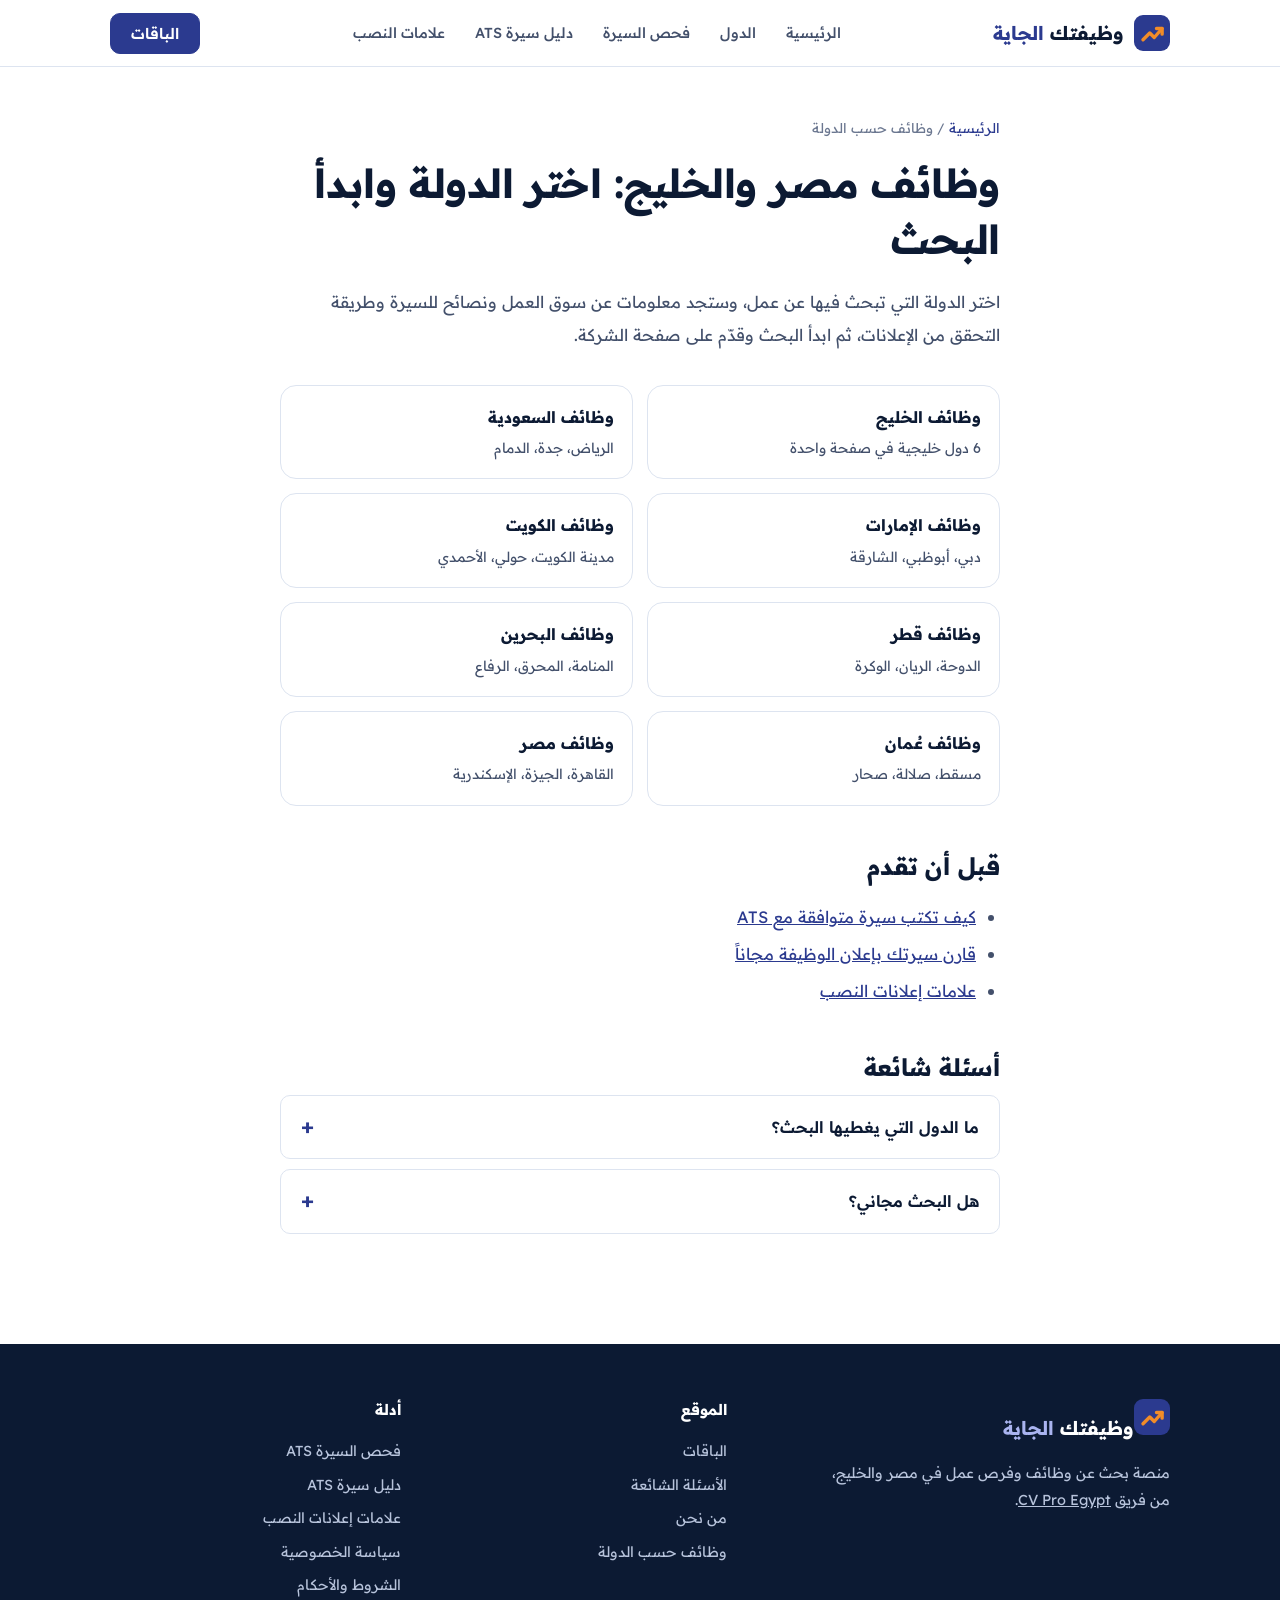
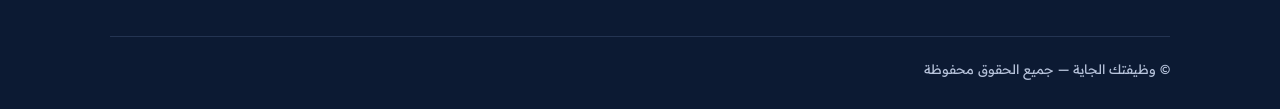
<file: jobs/index.html>
<!DOCTYPE html>
<html lang="ar" dir="rtl"><head><meta charset="utf-8"><meta name="viewport" content="width=device-width, initial-scale=1, viewport-fit=cover">
<title>وظائف مصر والخليج 2026: ابحث حسب الدولة والمدينة</title><meta name="description" content="اختر دولتك: مصر والسعودية والإمارات والكويت وقطر والبحرين وعُمان. معلومات عن سوق العمل ونصائح السيرة والتحقق من الإعلانات، ثم ابحث وقدّم.">
<meta name="robots" content="index,follow,max-snippet:-1,max-image-preview:large"><meta name="theme-color" content="#2b3a8f">
<link rel="canonical" href="https://wazifetak.github.io/jobs/">
<link rel="icon" href="/logo.svg" type="image/svg+xml"><link rel="icon" href="/favicon-48.png" sizes="48x48" type="image/png"><link rel="apple-touch-icon" href="/apple-touch-icon.png">
<meta property="og:type" content="website"><meta property="og:locale" content="ar_EG"><meta property="og:site_name" content="وظيفتك الجاية"><meta property="og:title" content="وظائف مصر والخليج 2026: ابحث حسب الدولة والمدينة"><meta property="og:description" content="اختر دولتك: مصر والسعودية والإمارات والكويت وقطر والبحرين وعُمان. معلومات عن سوق العمل ونصائح السيرة والتحقق من الإعلانات، ثم ابحث وقدّم."><meta property="og:url" content="https://wazifetak.github.io/jobs/">
<meta property="og:image" content="https://wazifetak.github.io/og-image.png"><meta property="og:image:type" content="image/png"><meta property="og:image:width" content="1200"><meta property="og:image:height" content="630">
<meta name="twitter:card" content="summary_large_image"><meta name="twitter:title" content="وظائف مصر والخليج 2026: ابحث حسب الدولة والمدينة"><meta name="twitter:description" content="اختر دولتك: مصر والسعودية والإمارات والكويت وقطر والبحرين وعُمان. معلومات عن سوق العمل ونصائح السيرة والتحقق من الإعلانات، ثم ابحث وقدّم."><meta name="twitter:image" content="https://wazifetak.github.io/og-image.png">
<link rel="preconnect" href="https://fonts.googleapis.com"><link rel="preconnect" href="https://fonts.gstatic.com" crossorigin>
<link href="https://fonts.googleapis.com/css2?family=Readex+Pro:wght@300..700&display=swap" rel="stylesheet"><link rel="stylesheet" href="/site.css">
<script type="application/ld+json">{"@context": "https://schema.org", "@type": "CollectionPage", "name": "وظائف مصر والخليج: اختر الدولة وابدأ البحث", "description": "اختر دولتك: مصر والسعودية والإمارات والكويت وقطر والبحرين وعُمان. معلومات عن سوق العمل ونصائح السيرة والتحقق من الإعلانات، ثم ابحث وقدّم.", "url": "https://wazifetak.github.io/jobs/", "inLanguage": "ar", "isPartOf": {"@type": "WebSite", "name": "وظيفتك الجاية", "url": "https://wazifetak.github.io/"}, "dateModified": "2026-10-24"}</script>
<script type="application/ld+json">{"@context": "https://schema.org", "@type": "BreadcrumbList", "itemListElement": [{"@type": "ListItem", "position": 1, "name": "الرئيسية", "item": "https://wazifetak.github.io/"}, {"@type": "ListItem", "position": 2, "name": "وظائف حسب الدولة", "item": "https://wazifetak.github.io/jobs/"}]}</script>
<script type="application/ld+json">{"@context": "https://schema.org", "@type": "FAQPage", "mainEntity": [{"@type": "Question", "name": "ما الدول التي يغطيها البحث؟", "acceptedAnswer": {"@type": "Answer", "text": "مصر والسعودية والإمارات والكويت وقطر والبحرين وعُمان."}}, {"@type": "Question", "name": "هل البحث مجاني؟", "acceptedAnswer": {"@type": "Answer", "text": "البحث عن وظائف يتم عبر باقات اشتراك، وأداة مقارنة السيرة بالوظيفة مجانية."}}]}</script>
</head><body><svg width="0" height="0" style="position:absolute" aria-hidden="true"><symbol id="lg" viewBox="0 0 64 64"><rect width="64" height="64" rx="16" fill="#2b3a8f"/><path d="M16 44l12-12 8 8 14-16" stroke="#f28c28" stroke-width="6" fill="none" stroke-linecap="round" stroke-linejoin="round"/><path d="M40 24h10v10" stroke="#f28c28" stroke-width="6" fill="none" stroke-linecap="round" stroke-linejoin="round"/></symbol></svg>
<header><div class="w"><nav><a class="logo" href="/" aria-label="وظيفتك الجاية"><svg><use href="#lg"/></svg><span>وظيفتك <i>الجاية</i></span></a>
<div class="nv"><a href="/">الرئيسية</a><a href="/jobs/">الدول</a><a href="/cv-ats-checker/">فحص السيرة</a><a href="/ats-cv-guide/">دليل سيرة ATS</a><a href="/job-scam-signs/">علامات النصب</a></div>
<a class="btn" href="/#plans">الباقات</a></nav></div></header>
<main class="art"><div class="bc"><a href="/">الرئيسية</a> / وظائف حسب الدولة</div><h1>وظائف مصر والخليج: اختر الدولة وابدأ البحث</h1>
<p>اختر الدولة التي تبحث فيها عن عمل، وستجد معلومات عن سوق العمل ونصائح للسيرة وطريقة التحقق من الإعلانات، ثم ابدأ البحث وقدّم على صفحة الشركة.</p>
<div class="rel"><a href="/jobs/gulf/"><b>وظائف الخليج</b><span>6 دول خليجية في صفحة واحدة</span></a><a href="/jobs/saudi-arabia/"><b>وظائف السعودية</b><span>الرياض، جدة، الدمام</span></a><a href="/jobs/uae/"><b>وظائف الإمارات</b><span>دبي، أبوظبي، الشارقة</span></a><a href="/jobs/kuwait/"><b>وظائف الكويت</b><span>مدينة الكويت، حولي، الأحمدي</span></a><a href="/jobs/qatar/"><b>وظائف قطر</b><span>الدوحة، الريان، الوكرة</span></a><a href="/jobs/bahrain/"><b>وظائف البحرين</b><span>المنامة، المحرق، الرفاع</span></a><a href="/jobs/oman/"><b>وظائف عُمان</b><span>مسقط، صلالة، صحار</span></a><a href="/jobs/egypt/"><b>وظائف مصر</b><span>القاهرة، الجيزة، الإسكندرية</span></a></div>
<h2>قبل أن تقدم</h2><ul><li><a href="/ats-cv-guide/" style="color:var(--ac)">كيف تكتب سيرة متوافقة مع ATS</a></li><li><a href="/cv-ats-checker/" style="color:var(--ac)">قارن سيرتك بإعلان الوظيفة مجاناً</a></li><li><a href="/job-scam-signs/" style="color:var(--ac)">علامات إعلانات النصب</a></li></ul>
<h2>أسئلة شائعة</h2><details><summary>ما الدول التي يغطيها البحث؟</summary><p>مصر والسعودية والإمارات والكويت وقطر والبحرين وعُمان.</p></details><details><summary>هل البحث مجاني؟</summary><p>البحث عن وظائف يتم عبر باقات اشتراك، وأداة مقارنة السيرة بالوظيفة مجانية.</p></details>

</main>
<footer><div class="w"><div class="fg"><div><a class="logo" href="/"><svg><use href="#lg"/></svg><span>وظيفتك <i>الجاية</i></span></a><p style="margin:0;max-width:340px">منصة بحث عن وظائف وفرص عمل في مصر والخليج، من فريق <a href="https://cvproservice.github.io/cvpro/" style="display:inline;text-decoration:underline">CV Pro Egypt</a>.</p></div>
<div><h4>الموقع</h4><a href="/#plans">الباقات</a><a href="/#faq">الأسئلة الشائعة</a><a href="/#about">من نحن</a><a href="/jobs/">وظائف حسب الدولة</a></div>
<div><h4>أدلة</h4><a href="/cv-ats-checker/">فحص السيرة ATS</a><a href="/ats-cv-guide/">دليل سيرة ATS</a><a href="/job-scam-signs/">علامات إعلانات النصب</a><a href="/privacy/">سياسة الخصوصية</a><a href="/terms/">الشروط والأحكام</a></div></div>
<div class="cr">© وظيفتك الجاية — جميع الحقوق محفوظة</div></div></footer>
</body></html>
</file>
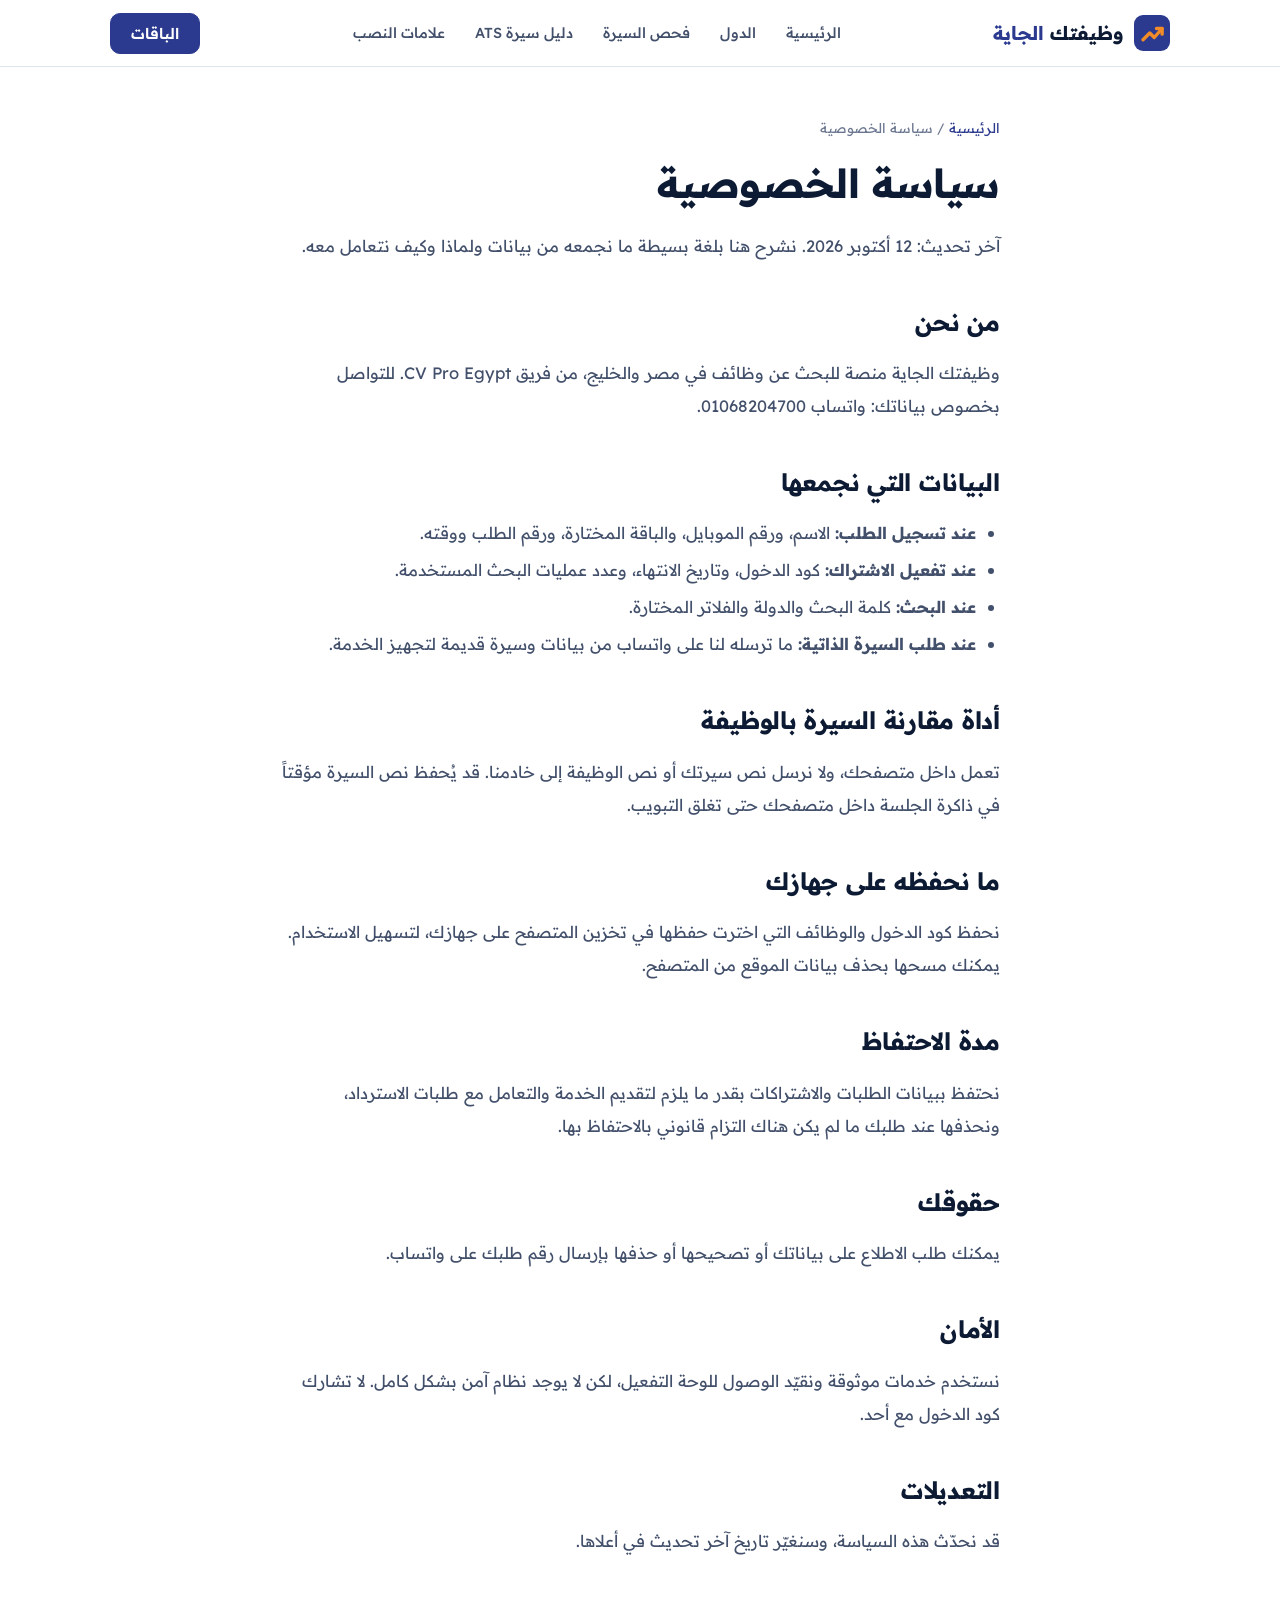
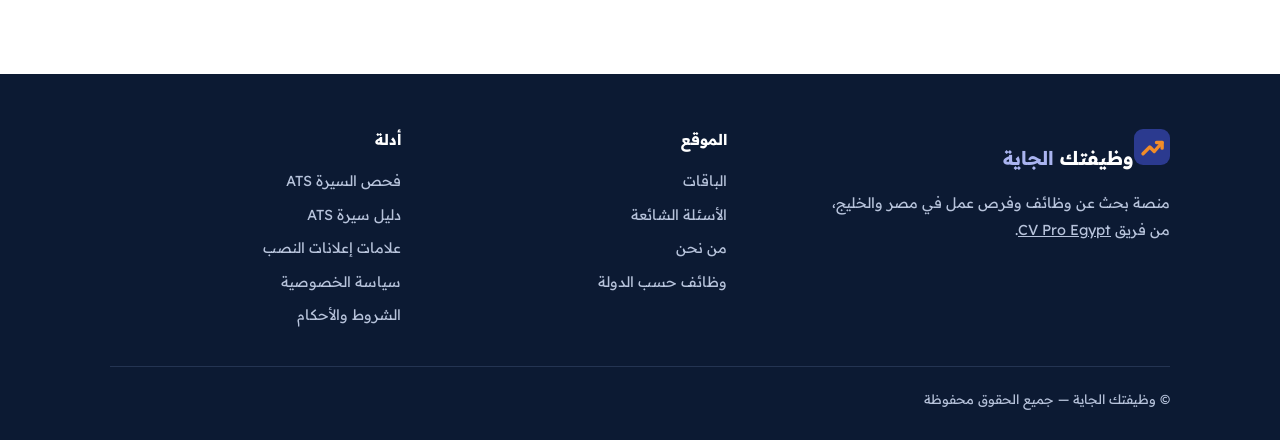
<file: privacy/index.html>
<!DOCTYPE html>
<html lang="ar" dir="rtl"><head><meta charset="utf-8"><meta name="viewport" content="width=device-width, initial-scale=1, viewport-fit=cover">
<title>سياسة الخصوصية | وظيفتك الجاية</title><meta name="description" content="ما البيانات التي نجمعها في وظيفتك الجاية، وكيف نستخدمها ونحميها، وحقوقك في الاطلاع والحذف."><meta name="robots" content="index,follow"><meta name="theme-color" content="#2b3a8f"><link rel="canonical" href="https://wazifetak.github.io/privacy/">
<link rel="icon" href="/logo.svg" type="image/svg+xml"><link rel="icon" href="/favicon-48.png" sizes="48x48" type="image/png"><link rel="apple-touch-icon" href="/apple-touch-icon.png">
<meta property="og:title" content="سياسة الخصوصية | وظيفتك الجاية"><meta property="og:description" content="ما البيانات التي نجمعها في وظيفتك الجاية، وكيف نستخدمها ونحميها، وحقوقك في الاطلاع والحذف."><meta property="og:url" content="https://wazifetak.github.io/privacy/"><meta property="og:image" content="https://wazifetak.github.io/og-image.png"><meta property="og:locale" content="ar_EG">
<link rel="preconnect" href="https://fonts.googleapis.com"><link rel="preconnect" href="https://fonts.gstatic.com" crossorigin>
<link href="https://fonts.googleapis.com/css2?family=Readex+Pro:wght@300..700&display=swap" rel="stylesheet"><link rel="stylesheet" href="/site.css">
<script type="application/ld+json">{"@context": "https://schema.org", "@type": "WebPage", "name": "سياسة الخصوصية", "url": "https://wazifetak.github.io/privacy/", "inLanguage": "ar", "isPartOf": {"@type": "WebSite", "name": "وظيفتك الجاية", "url": "https://wazifetak.github.io/"}}</script></head><body><svg width="0" height="0" style="position:absolute" aria-hidden="true"><symbol id="lg" viewBox="0 0 64 64"><rect width="64" height="64" rx="16" fill="#2b3a8f"/><path d="M16 44l12-12 8 8 14-16" stroke="#f28c28" stroke-width="6" fill="none" stroke-linecap="round" stroke-linejoin="round"/><path d="M40 24h10v10" stroke="#f28c28" stroke-width="6" fill="none" stroke-linecap="round" stroke-linejoin="round"/></symbol></svg>
<header><div class="w"><nav><a class="logo" href="/" aria-label="وظيفتك الجاية"><svg><use href="#lg"/></svg><span>وظيفتك <i>الجاية</i></span></a>
<div class="nv"><a href="/">الرئيسية</a><a href="/jobs/">الدول</a><a href="/cv-ats-checker/">فحص السيرة</a><a href="/ats-cv-guide/">دليل سيرة ATS</a><a href="/job-scam-signs/">علامات النصب</a></div>
<a class="btn" href="/#plans">الباقات</a></nav></div></header>
<main class="art"><div class="bc"><a href="/">الرئيسية</a> / سياسة الخصوصية</div><h1>سياسة الخصوصية</h1>
<p>آخر تحديث: 12 أكتوبر 2026. نشرح هنا بلغة بسيطة ما نجمعه من بيانات ولماذا وكيف نتعامل معه.</p>
<h2>من نحن</h2><p>وظيفتك الجاية منصة للبحث عن وظائف في مصر والخليج، من فريق CV Pro Egypt. للتواصل بخصوص بياناتك: واتساب <span dir="ltr">01068204700</span>.</p>
<h2>البيانات التي نجمعها</h2><ul><li><b>عند تسجيل الطلب:</b> الاسم، ورقم الموبايل، والباقة المختارة، ورقم الطلب ووقته.</li><li><b>عند تفعيل الاشتراك:</b> كود الدخول، وتاريخ الانتهاء، وعدد عمليات البحث المستخدمة.</li><li><b>عند البحث:</b> كلمة البحث والدولة والفلاتر المختارة.</li><li><b>عند طلب السيرة الذاتية:</b> ما ترسله لنا على واتساب من بيانات وسيرة قديمة لتجهيز الخدمة.</li></ul>
<h2>أداة مقارنة السيرة بالوظيفة</h2><p>تعمل داخل متصفحك، ولا نرسل نص سيرتك أو نص الوظيفة إلى خادمنا. قد يُحفظ نص السيرة مؤقتاً في ذاكرة الجلسة داخل متصفحك حتى تغلق التبويب.</p>
<h2>ما نحفظه على جهازك</h2><p>نحفظ كود الدخول والوظائف التي اخترت حفظها في تخزين المتصفح على جهازك، لتسهيل الاستخدام. يمكنك مسحها بحذف بيانات الموقع من المتصفح.</p>
<h2>مدة الاحتفاظ</h2><p>نحتفظ ببيانات الطلبات والاشتراكات بقدر ما يلزم لتقديم الخدمة والتعامل مع طلبات الاسترداد، ونحذفها عند طلبك ما لم يكن هناك التزام قانوني بالاحتفاظ بها.</p>
<h2>حقوقك</h2><p>يمكنك طلب الاطلاع على بياناتك أو تصحيحها أو حذفها بإرسال رقم طلبك على واتساب.</p>
<h2>الأمان</h2><p>نستخدم خدمات موثوقة ونقيّد الوصول للوحة التفعيل، لكن لا يوجد نظام آمن بشكل كامل. لا تشارك كود الدخول مع أحد.</p>
<h2>التعديلات</h2><p>قد نحدّث هذه السياسة، وسنغيّر تاريخ آخر تحديث في أعلاها.</p>
</main>
<footer><div class="w"><div class="fg"><div><a class="logo" href="/"><svg><use href="#lg"/></svg><span>وظيفتك <i>الجاية</i></span></a><p style="margin:0;max-width:340px">منصة بحث عن وظائف وفرص عمل في مصر والخليج، من فريق <a href="https://cvproservice.github.io/cvpro/" style="display:inline;text-decoration:underline">CV Pro Egypt</a>.</p></div>
<div><h4>الموقع</h4><a href="/#plans">الباقات</a><a href="/#faq">الأسئلة الشائعة</a><a href="/#about">من نحن</a><a href="/jobs/">وظائف حسب الدولة</a></div>
<div><h4>أدلة</h4><a href="/cv-ats-checker/">فحص السيرة ATS</a><a href="/ats-cv-guide/">دليل سيرة ATS</a><a href="/job-scam-signs/">علامات إعلانات النصب</a><a href="/privacy/">سياسة الخصوصية</a><a href="/terms/">الشروط والأحكام</a></div></div>
<div class="cr">© وظيفتك الجاية — جميع الحقوق محفوظة</div></div></footer>
</body></html>
</file>
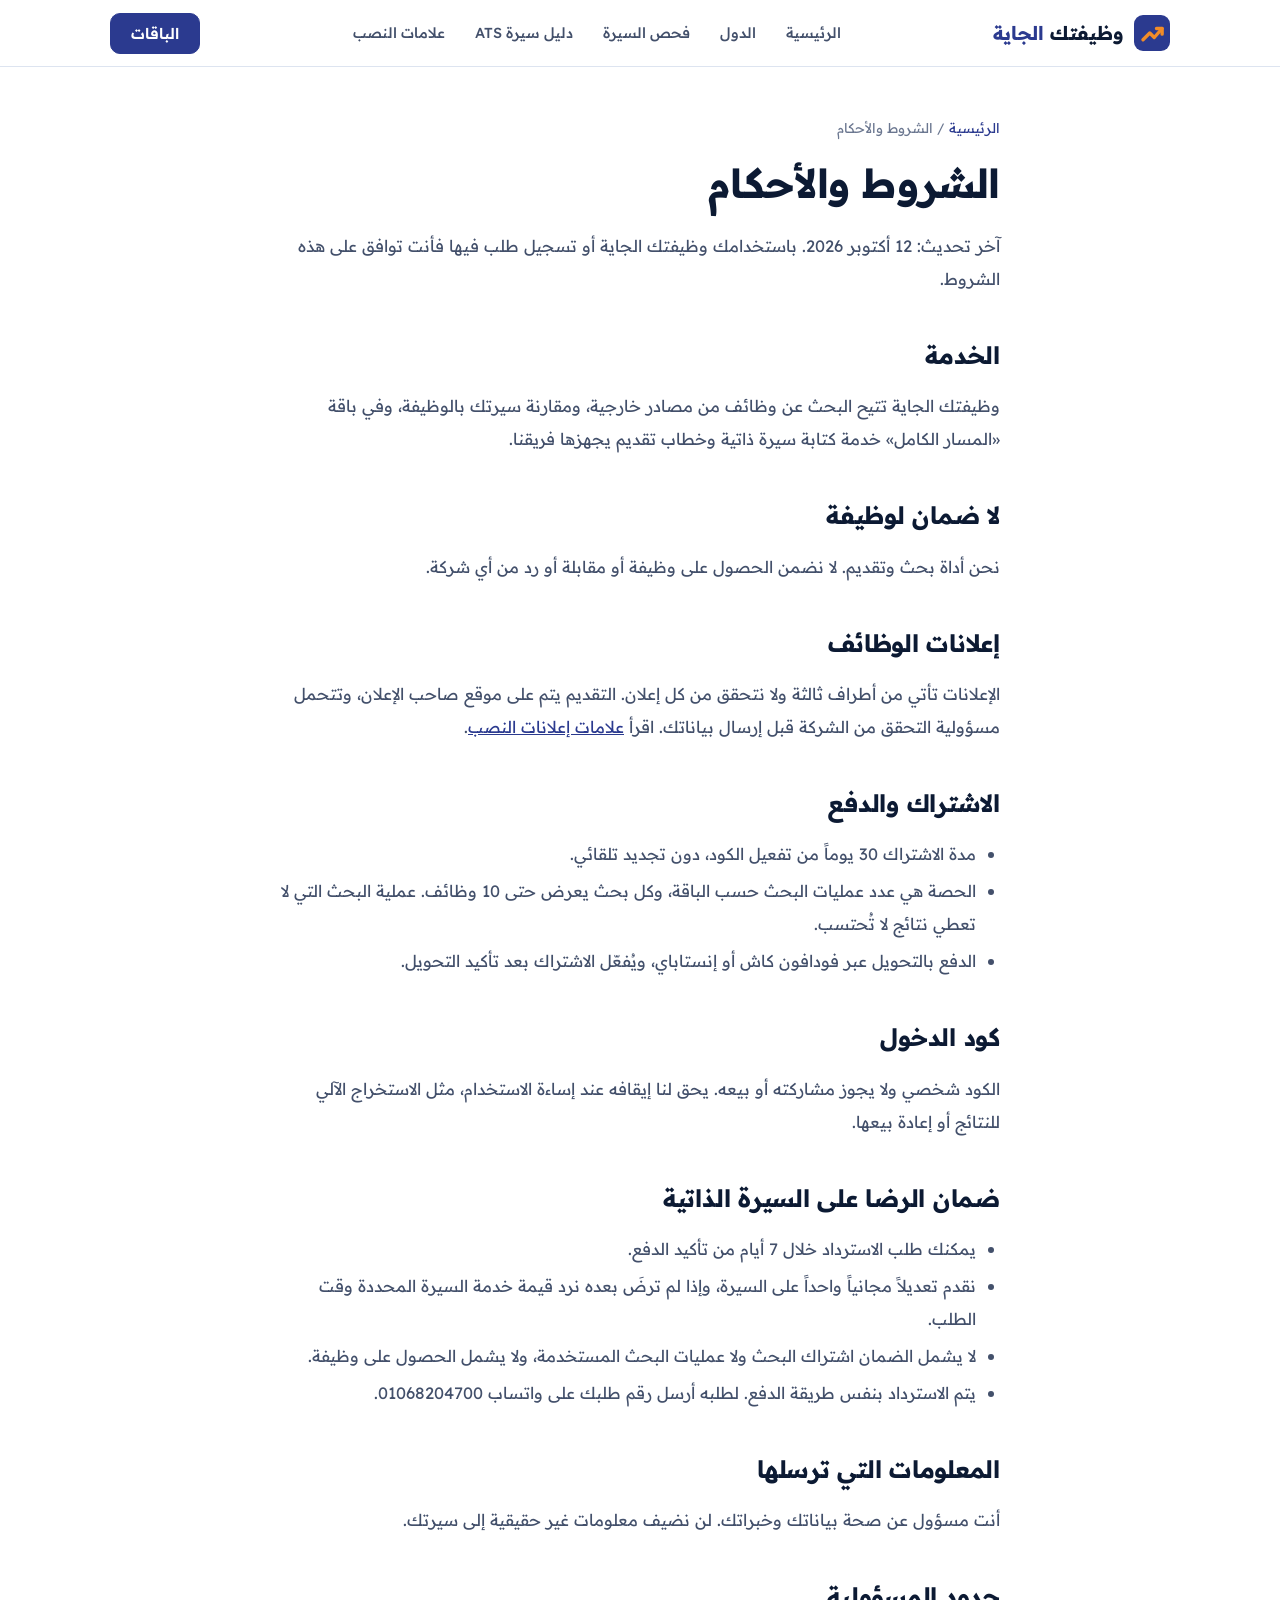
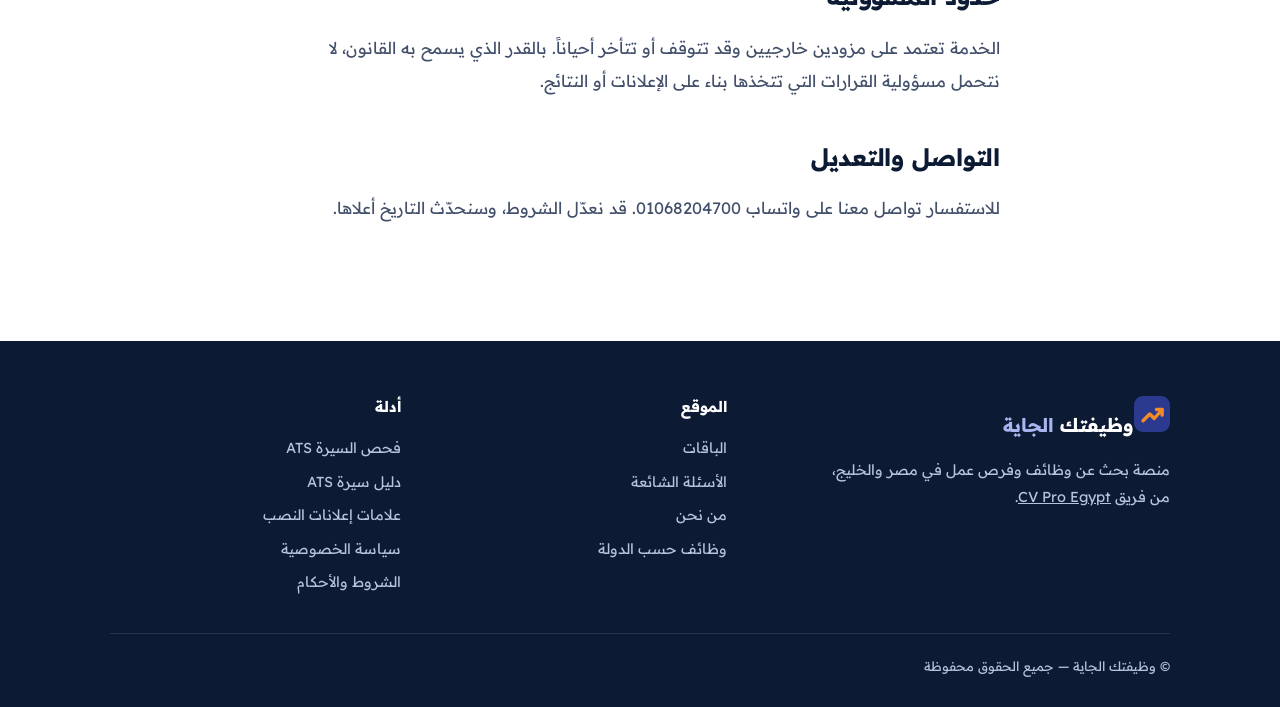
<file: terms/index.html>
<!DOCTYPE html>
<html lang="ar" dir="rtl"><head><meta charset="utf-8"><meta name="viewport" content="width=device-width, initial-scale=1, viewport-fit=cover">
<title>الشروط والأحكام | وظيفتك الجاية</title><meta name="description" content="شروط استخدام وظيفتك الجاية: الاشتراك والدفع وكود الدخول وضمان الرضا على السيرة الذاتية وحدود المسؤولية."><meta name="robots" content="index,follow"><meta name="theme-color" content="#2b3a8f"><link rel="canonical" href="https://wazifetak.github.io/terms/">
<link rel="icon" href="/logo.svg" type="image/svg+xml"><link rel="icon" href="/favicon-48.png" sizes="48x48" type="image/png"><link rel="apple-touch-icon" href="/apple-touch-icon.png">
<meta property="og:title" content="الشروط والأحكام | وظيفتك الجاية"><meta property="og:description" content="شروط استخدام وظيفتك الجاية: الاشتراك والدفع وكود الدخول وضمان الرضا على السيرة الذاتية وحدود المسؤولية."><meta property="og:url" content="https://wazifetak.github.io/terms/"><meta property="og:image" content="https://wazifetak.github.io/og-image.png"><meta property="og:locale" content="ar_EG">
<link rel="preconnect" href="https://fonts.googleapis.com"><link rel="preconnect" href="https://fonts.gstatic.com" crossorigin>
<link href="https://fonts.googleapis.com/css2?family=Readex+Pro:wght@300..700&display=swap" rel="stylesheet"><link rel="stylesheet" href="/site.css">
<script type="application/ld+json">{"@context": "https://schema.org", "@type": "WebPage", "name": "الشروط والأحكام", "url": "https://wazifetak.github.io/terms/", "inLanguage": "ar", "isPartOf": {"@type": "WebSite", "name": "وظيفتك الجاية", "url": "https://wazifetak.github.io/"}}</script></head><body><svg width="0" height="0" style="position:absolute" aria-hidden="true"><symbol id="lg" viewBox="0 0 64 64"><rect width="64" height="64" rx="16" fill="#2b3a8f"/><path d="M16 44l12-12 8 8 14-16" stroke="#f28c28" stroke-width="6" fill="none" stroke-linecap="round" stroke-linejoin="round"/><path d="M40 24h10v10" stroke="#f28c28" stroke-width="6" fill="none" stroke-linecap="round" stroke-linejoin="round"/></symbol></svg>
<header><div class="w"><nav><a class="logo" href="/" aria-label="وظيفتك الجاية"><svg><use href="#lg"/></svg><span>وظيفتك <i>الجاية</i></span></a>
<div class="nv"><a href="/">الرئيسية</a><a href="/jobs/">الدول</a><a href="/cv-ats-checker/">فحص السيرة</a><a href="/ats-cv-guide/">دليل سيرة ATS</a><a href="/job-scam-signs/">علامات النصب</a></div>
<a class="btn" href="/#plans">الباقات</a></nav></div></header>
<main class="art"><div class="bc"><a href="/">الرئيسية</a> / الشروط والأحكام</div><h1>الشروط والأحكام</h1>
<p>آخر تحديث: 12 أكتوبر 2026. باستخدامك وظيفتك الجاية أو تسجيل طلب فيها فأنت توافق على هذه الشروط.</p>
<h2>الخدمة</h2><p>وظيفتك الجاية تتيح البحث عن وظائف من مصادر خارجية، ومقارنة سيرتك بالوظيفة، وفي باقة «المسار الكامل» خدمة كتابة سيرة ذاتية وخطاب تقديم يجهزها فريقنا.</p>
<h2>لا ضمان لوظيفة</h2><p>نحن أداة بحث وتقديم. لا نضمن الحصول على وظيفة أو مقابلة أو رد من أي شركة.</p>
<h2>إعلانات الوظائف</h2><p>الإعلانات تأتي من أطراف ثالثة ولا نتحقق من كل إعلان. التقديم يتم على موقع صاحب الإعلان، وتتحمل مسؤولية التحقق من الشركة قبل إرسال بياناتك. اقرأ <a href="/job-scam-signs/" style="color:var(--ac)">علامات إعلانات النصب</a>.</p>
<h2>الاشتراك والدفع</h2><ul><li>مدة الاشتراك 30 يوماً من تفعيل الكود، دون تجديد تلقائي.</li><li>الحصة هي عدد عمليات البحث حسب الباقة، وكل بحث يعرض حتى 10 وظائف. عملية البحث التي لا تعطي نتائج لا تُحتسب.</li><li>الدفع بالتحويل عبر فودافون كاش أو إنستاباي، ويُفعّل الاشتراك بعد تأكيد التحويل.</li></ul>
<h2>كود الدخول</h2><p>الكود شخصي ولا يجوز مشاركته أو بيعه. يحق لنا إيقافه عند إساءة الاستخدام، مثل الاستخراج الآلي للنتائج أو إعادة بيعها.</p>
<h2>ضمان الرضا على السيرة الذاتية</h2><ul><li>يمكنك طلب الاسترداد خلال 7 أيام من تأكيد الدفع.</li><li>نقدم تعديلاً مجانياً واحداً على السيرة، وإذا لم ترضَ بعده نرد قيمة خدمة السيرة المحددة وقت الطلب.</li><li>لا يشمل الضمان اشتراك البحث ولا عمليات البحث المستخدمة، ولا يشمل الحصول على وظيفة.</li><li>يتم الاسترداد بنفس طريقة الدفع. لطلبه أرسل رقم طلبك على واتساب <span dir="ltr">01068204700</span>.</li></ul>
<h2>المعلومات التي ترسلها</h2><p>أنت مسؤول عن صحة بياناتك وخبراتك. لن نضيف معلومات غير حقيقية إلى سيرتك.</p>
<h2>حدود المسؤولية</h2><p>الخدمة تعتمد على مزودين خارجيين وقد تتوقف أو تتأخر أحياناً. بالقدر الذي يسمح به القانون، لا نتحمل مسؤولية القرارات التي تتخذها بناء على الإعلانات أو النتائج.</p>
<h2>التواصل والتعديل</h2><p>للاستفسار تواصل معنا على واتساب <span dir="ltr">01068204700</span>. قد نعدّل الشروط، وسنحدّث التاريخ أعلاها.</p>
</main>
<footer><div class="w"><div class="fg"><div><a class="logo" href="/"><svg><use href="#lg"/></svg><span>وظيفتك <i>الجاية</i></span></a><p style="margin:0;max-width:340px">منصة بحث عن وظائف وفرص عمل في مصر والخليج، من فريق <a href="https://cvproservice.github.io/cvpro/" style="display:inline;text-decoration:underline">CV Pro Egypt</a>.</p></div>
<div><h4>الموقع</h4><a href="/#plans">الباقات</a><a href="/#faq">الأسئلة الشائعة</a><a href="/#about">من نحن</a><a href="/jobs/">وظائف حسب الدولة</a></div>
<div><h4>أدلة</h4><a href="/cv-ats-checker/">فحص السيرة ATS</a><a href="/ats-cv-guide/">دليل سيرة ATS</a><a href="/job-scam-signs/">علامات إعلانات النصب</a><a href="/privacy/">سياسة الخصوصية</a><a href="/terms/">الشروط والأحكام</a></div></div>
<div class="cr">© وظيفتك الجاية — جميع الحقوق محفوظة</div></div></footer>
</body></html>
</file>
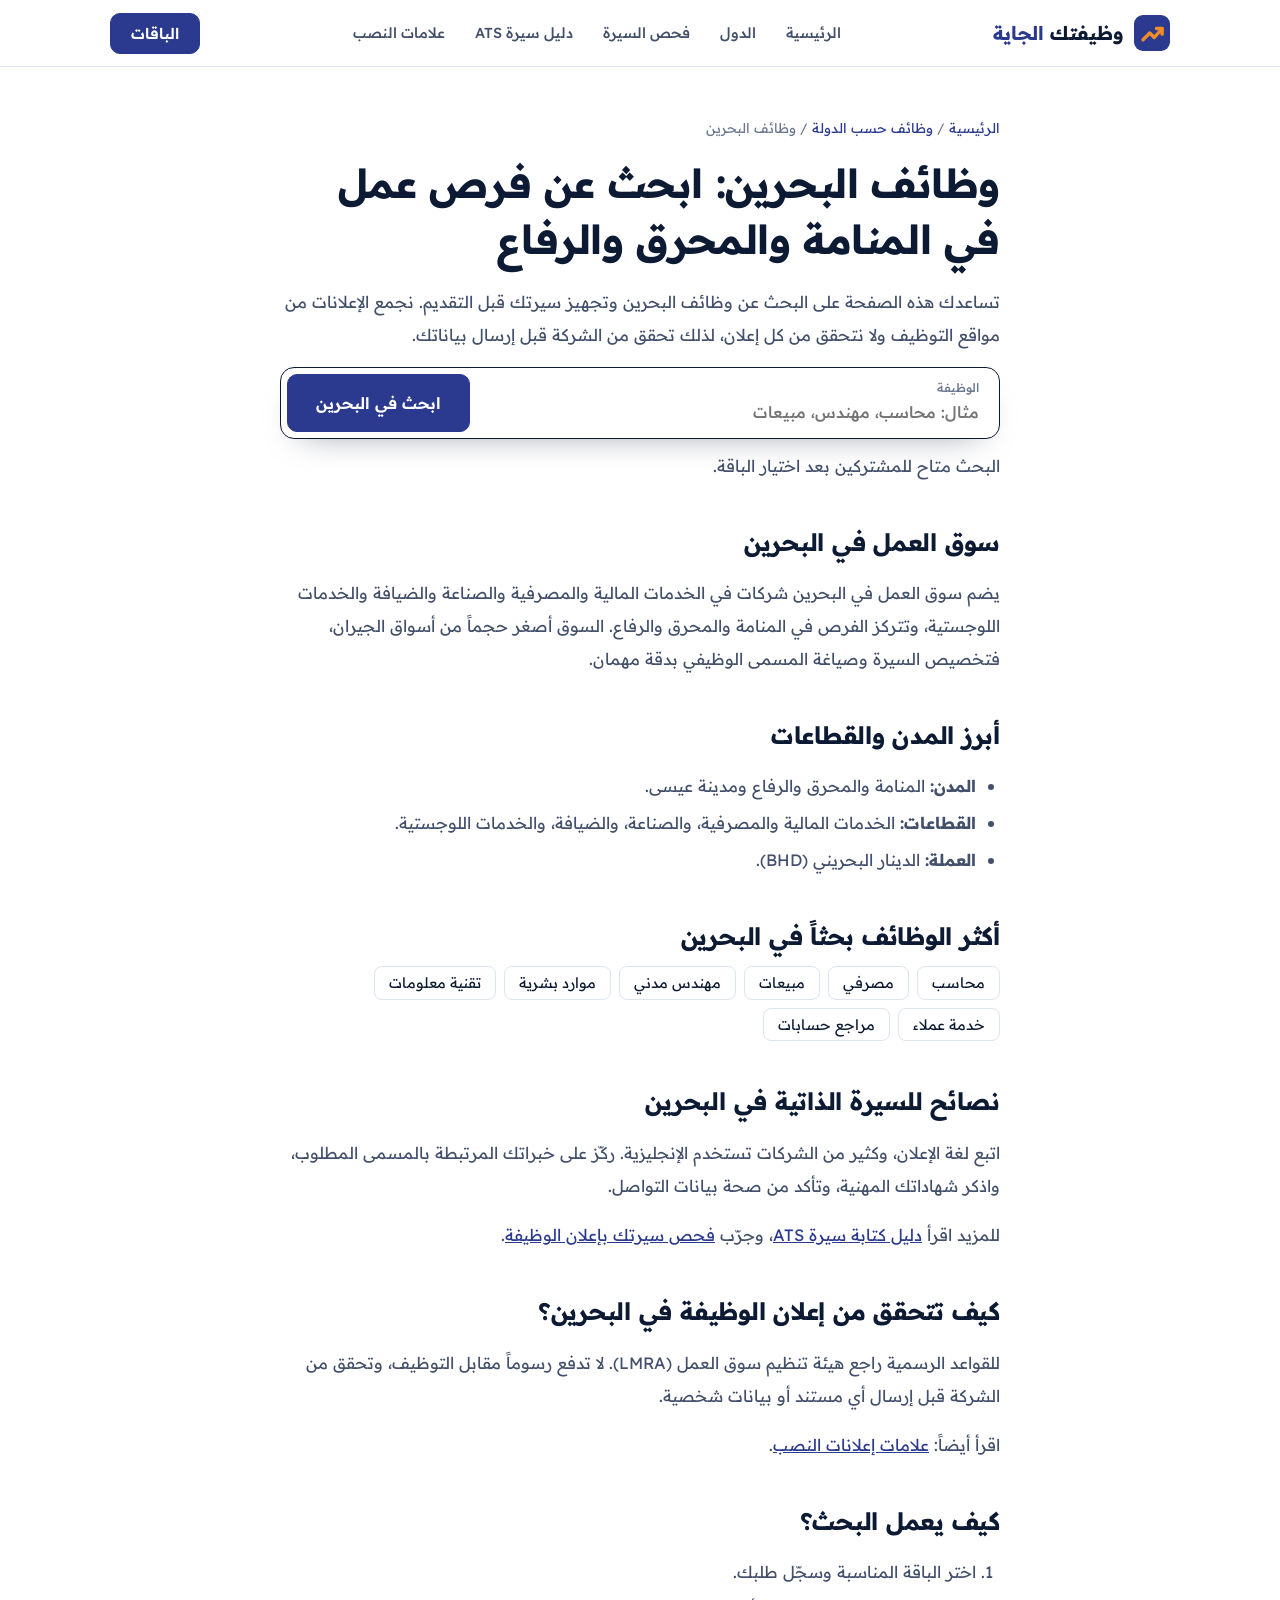
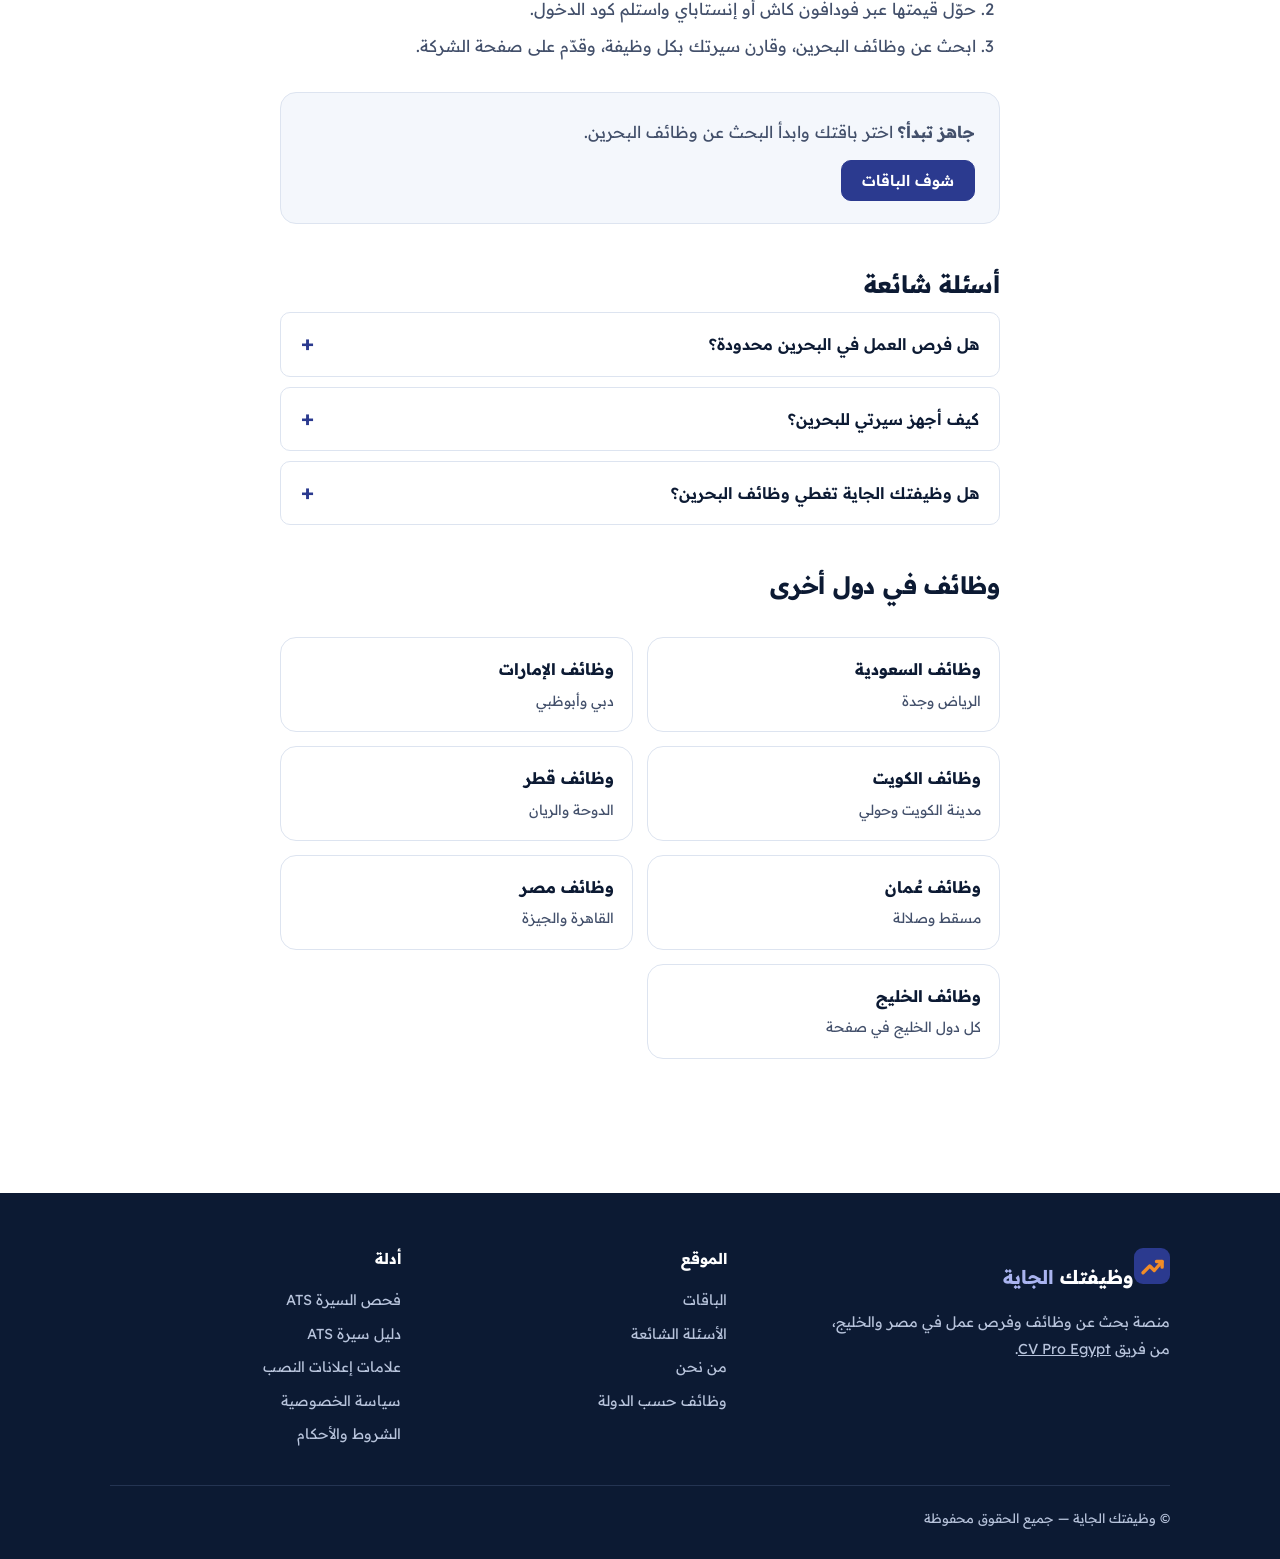
<file: jobs/bahrain/index.html>
<!DOCTYPE html>
<html lang="ar" dir="rtl"><head><meta charset="utf-8"><meta name="viewport" content="width=device-width, initial-scale=1, viewport-fit=cover">
<title>وظائف البحرين 2026: ابحث وقدّم على وظائف المنامة والمحرق والرفاع</title><meta name="description" content="ابحث عن وظائف البحرين 2026 في المنامة والمحرق والرفاع: نتائج من مواقع التوظيف، ومقارنة سيرتك بالوظيفة، وتقديم مباشر على صفحة الشركة.">
<meta name="robots" content="index,follow,max-snippet:-1,max-image-preview:large"><meta name="theme-color" content="#2b3a8f">
<link rel="canonical" href="https://wazifetak.github.io/jobs/bahrain/">
<link rel="icon" href="/logo.svg" type="image/svg+xml"><link rel="icon" href="/favicon-48.png" sizes="48x48" type="image/png"><link rel="apple-touch-icon" href="/apple-touch-icon.png">
<meta property="og:type" content="website"><meta property="og:locale" content="ar_EG"><meta property="og:site_name" content="وظيفتك الجاية"><meta property="og:title" content="وظائف البحرين 2026: ابحث وقدّم على وظائف المنامة والمحرق والرفاع"><meta property="og:description" content="ابحث عن وظائف البحرين 2026 في المنامة والمحرق والرفاع: نتائج من مواقع التوظيف، ومقارنة سيرتك بالوظيفة، وتقديم مباشر على صفحة الشركة."><meta property="og:url" content="https://wazifetak.github.io/jobs/bahrain/">
<meta property="og:image" content="https://wazifetak.github.io/og-image.png"><meta property="og:image:type" content="image/png"><meta property="og:image:width" content="1200"><meta property="og:image:height" content="630">
<meta name="twitter:card" content="summary_large_image"><meta name="twitter:title" content="وظائف البحرين 2026: ابحث وقدّم على وظائف المنامة والمحرق والرفاع"><meta name="twitter:description" content="ابحث عن وظائف البحرين 2026 في المنامة والمحرق والرفاع: نتائج من مواقع التوظيف، ومقارنة سيرتك بالوظيفة، وتقديم مباشر على صفحة الشركة."><meta name="twitter:image" content="https://wazifetak.github.io/og-image.png">
<link rel="preconnect" href="https://fonts.googleapis.com"><link rel="preconnect" href="https://fonts.gstatic.com" crossorigin>
<link href="https://fonts.googleapis.com/css2?family=Readex+Pro:wght@300..700&display=swap" rel="stylesheet"><link rel="stylesheet" href="/site.css">
<script type="application/ld+json">{"@context": "https://schema.org", "@type": "CollectionPage", "name": "وظائف البحرين: ابحث عن فرص عمل في المنامة والمحرق والرفاع", "description": "ابحث عن وظائف البحرين 2026 في المنامة والمحرق والرفاع: نتائج من مواقع التوظيف، ومقارنة سيرتك بالوظيفة، وتقديم مباشر على صفحة الشركة.", "url": "https://wazifetak.github.io/jobs/bahrain/", "inLanguage": "ar", "isPartOf": {"@type": "WebSite", "name": "وظيفتك الجاية", "url": "https://wazifetak.github.io/"}, "dateModified": "2026-10-24"}</script>
<script type="application/ld+json">{"@context": "https://schema.org", "@type": "BreadcrumbList", "itemListElement": [{"@type": "ListItem", "position": 1, "name": "الرئيسية", "item": "https://wazifetak.github.io/"}, {"@type": "ListItem", "position": 2, "name": "وظائف حسب الدولة", "item": "https://wazifetak.github.io/jobs/"}, {"@type": "ListItem", "position": 3, "name": "وظائف البحرين", "item": "https://wazifetak.github.io/jobs/bahrain/"}]}</script>
<script type="application/ld+json">{"@context": "https://schema.org", "@type": "FAQPage", "mainEntity": [{"@type": "Question", "name": "هل فرص العمل في البحرين محدودة؟", "acceptedAnswer": {"@type": "Answer", "text": "السوق أصغر من بعض أسواق الخليج، لذلك جرّب أكثر من مسمى وظيفي وفلتر تاريخ النشر لتصل لأحدث الإعلانات."}}, {"@type": "Question", "name": "كيف أجهز سيرتي للبحرين؟", "acceptedAnswer": {"@type": "Answer", "text": "اكتب سيرة واضحة تتبع لغة الإعلان، وركّز على الكلمات المطلوبة في الوظيفة، وقارنها بأداة فحص السيرة في موقعنا."}}, {"@type": "Question", "name": "هل وظيفتك الجاية تغطي وظائف البحرين؟", "acceptedAnswer": {"@type": "Answer", "text": "نعم، يمكنك البحث عن وظائف البحرين بعد الاشتراك. الخدمة أداة بحث وتقديم ولا تضمن وظيفة أو مقابلة."}}]}</script>
</head><body><svg width="0" height="0" style="position:absolute" aria-hidden="true"><symbol id="lg" viewBox="0 0 64 64"><rect width="64" height="64" rx="16" fill="#2b3a8f"/><path d="M16 44l12-12 8 8 14-16" stroke="#f28c28" stroke-width="6" fill="none" stroke-linecap="round" stroke-linejoin="round"/><path d="M40 24h10v10" stroke="#f28c28" stroke-width="6" fill="none" stroke-linecap="round" stroke-linejoin="round"/></symbol></svg>
<header><div class="w"><nav><a class="logo" href="/" aria-label="وظيفتك الجاية"><svg><use href="#lg"/></svg><span>وظيفتك <i>الجاية</i></span></a>
<div class="nv"><a href="/">الرئيسية</a><a href="/jobs/">الدول</a><a href="/cv-ats-checker/">فحص السيرة</a><a href="/ats-cv-guide/">دليل سيرة ATS</a><a href="/job-scam-signs/">علامات النصب</a></div>
<a class="btn" href="/#plans">الباقات</a></nav></div></header>
<main class="art"><div class="bc"><a href="/">الرئيسية</a> / <a href="/jobs/">وظائف حسب الدولة</a> / وظائف البحرين</div><h1>وظائف البحرين: ابحث عن فرص عمل في المنامة والمحرق والرفاع</h1>
<p>تساعدك هذه الصفحة على البحث عن وظائف البحرين وتجهيز سيرتك قبل التقديم. نجمع الإعلانات من مواقع التوظيف ولا نتحقق من كل إعلان، لذلك تحقق من الشركة قبل إرسال بياناتك.</p>
<div class="hs" role="search"><div class="f"><label for="cq">الوظيفة</label><input id="cq" placeholder="مثال: محاسب، مهندس، مبيعات" autocomplete="off"></div><button class="btn lg" id="cgo">ابحث في البحرين</button></div>
<p class="m" style="margin:10px 0 0">البحث متاح للمشتركين بعد اختيار الباقة.</p>
<h2>سوق العمل في البحرين</h2><p>يضم سوق العمل في البحرين شركات في الخدمات المالية والمصرفية والصناعة والضيافة والخدمات اللوجستية، وتتركز الفرص في المنامة والمحرق والرفاع. السوق أصغر حجماً من أسواق الجيران، فتخصيص السيرة وصياغة المسمى الوظيفي بدقة مهمان.</p>
<h2>أبرز المدن والقطاعات</h2><ul><li><b>المدن:</b> المنامة والمحرق والرفاع ومدينة عيسى.</li><li><b>القطاعات:</b> الخدمات المالية والمصرفية، والصناعة، والضيافة، والخدمات اللوجستية.</li><li><b>العملة:</b> الدينار البحريني (BHD).</li></ul>
<h2>أكثر الوظائف بحثاً في البحرين</h2><div class="chp"><a href="/?c=bh&amp;q=%D9%85%D8%AD%D8%A7%D8%B3%D8%A8">محاسب</a><a href="/?c=bh&amp;q=%D9%85%D8%B5%D8%B1%D9%81%D9%8A">مصرفي</a><a href="/?c=bh&amp;q=%D9%85%D8%A8%D9%8A%D8%B9%D8%A7%D8%AA">مبيعات</a><a href="/?c=bh&amp;q=%D9%85%D9%87%D9%86%D8%AF%D8%B3%20%D9%85%D8%AF%D9%86%D9%8A">مهندس مدني</a><a href="/?c=bh&amp;q=%D9%85%D9%88%D8%A7%D8%B1%D8%AF%20%D8%A8%D8%B4%D8%B1%D9%8A%D8%A9">موارد بشرية</a><a href="/?c=bh&amp;q=%D8%AA%D9%82%D9%86%D9%8A%D8%A9%20%D9%85%D8%B9%D9%84%D9%88%D9%85%D8%A7%D8%AA">تقنية معلومات</a><a href="/?c=bh&amp;q=%D8%AE%D8%AF%D9%85%D8%A9%20%D8%B9%D9%85%D9%84%D8%A7%D8%A1">خدمة عملاء</a><a href="/?c=bh&amp;q=%D9%85%D8%B1%D8%A7%D8%AC%D8%B9%20%D8%AD%D8%B3%D8%A7%D8%A8%D8%A7%D8%AA">مراجع حسابات</a></div>
<h2>نصائح للسيرة الذاتية في البحرين</h2><p>اتبع لغة الإعلان، وكثير من الشركات تستخدم الإنجليزية. ركّز على خبراتك المرتبطة بالمسمى المطلوب، واذكر شهاداتك المهنية، وتأكد من صحة بيانات التواصل.</p><p>للمزيد اقرأ <a href="/ats-cv-guide/" style="color:var(--ac)">دليل كتابة سيرة ATS</a>، وجرّب <a href="/cv-ats-checker/" style="color:var(--ac)">فحص سيرتك بإعلان الوظيفة</a>.</p>
<h2>كيف تتحقق من إعلان الوظيفة في البحرين؟</h2><p>للقواعد الرسمية راجع هيئة تنظيم سوق العمل (LMRA). لا تدفع رسوماً مقابل التوظيف، وتحقق من الشركة قبل إرسال أي مستند أو بيانات شخصية.</p><p>اقرأ أيضاً: <a href="/job-scam-signs/" style="color:var(--ac)">علامات إعلانات النصب</a>.</p>
<h2>كيف يعمل البحث؟</h2><ol><li>اختر الباقة المناسبة وسجّل طلبك.</li><li>حوّل قيمتها عبر فودافون كاش أو إنستاباي واستلم كود الدخول.</li><li>ابحث عن وظائف البحرين، وقارن سيرتك بكل وظيفة، وقدّم على صفحة الشركة.</li></ol>
<div class="callout"><p><b>جاهز تبدأ؟</b> اختر باقتك وابدأ البحث عن وظائف البحرين.</p><a class="btn" href="/#plans">شوف الباقات</a></div>
<h2>أسئلة شائعة</h2><details><summary>هل فرص العمل في البحرين محدودة؟</summary><p>السوق أصغر من بعض أسواق الخليج، لذلك جرّب أكثر من مسمى وظيفي وفلتر تاريخ النشر لتصل لأحدث الإعلانات.</p></details><details><summary>كيف أجهز سيرتي للبحرين؟</summary><p>اكتب سيرة واضحة تتبع لغة الإعلان، وركّز على الكلمات المطلوبة في الوظيفة، وقارنها بأداة فحص السيرة في موقعنا.</p></details><details><summary>هل وظيفتك الجاية تغطي وظائف البحرين؟</summary><p>نعم، يمكنك البحث عن وظائف البحرين بعد الاشتراك. الخدمة أداة بحث وتقديم ولا تضمن وظيفة أو مقابلة.</p></details>
<h2>وظائف في دول أخرى</h2><div class="rel"><a href="/jobs/saudi-arabia/"><b>وظائف السعودية</b><span>الرياض وجدة</span></a><a href="/jobs/uae/"><b>وظائف الإمارات</b><span>دبي وأبوظبي</span></a><a href="/jobs/kuwait/"><b>وظائف الكويت</b><span>مدينة الكويت وحولي</span></a><a href="/jobs/qatar/"><b>وظائف قطر</b><span>الدوحة والريان</span></a><a href="/jobs/oman/"><b>وظائف عُمان</b><span>مسقط وصلالة</span></a><a href="/jobs/egypt/"><b>وظائف مصر</b><span>القاهرة والجيزة</span></a><a href="/jobs/gulf/"><b>وظائف الخليج</b><span>كل دول الخليج في صفحة</span></a></div>
</main>
<footer><div class="w"><div class="fg"><div><a class="logo" href="/"><svg><use href="#lg"/></svg><span>وظيفتك <i>الجاية</i></span></a><p style="margin:0;max-width:340px">منصة بحث عن وظائف وفرص عمل في مصر والخليج، من فريق <a href="https://cvproservice.github.io/cvpro/" style="display:inline;text-decoration:underline">CV Pro Egypt</a>.</p></div>
<div><h4>الموقع</h4><a href="/#plans">الباقات</a><a href="/#faq">الأسئلة الشائعة</a><a href="/#about">من نحن</a><a href="/jobs/">وظائف حسب الدولة</a></div>
<div><h4>أدلة</h4><a href="/cv-ats-checker/">فحص السيرة ATS</a><a href="/ats-cv-guide/">دليل سيرة ATS</a><a href="/job-scam-signs/">علامات إعلانات النصب</a><a href="/privacy/">سياسة الخصوصية</a><a href="/terms/">الشروط والأحكام</a></div></div>
<div class="cr">© وظيفتك الجاية — جميع الحقوق محفوظة</div></div></footer>
<script>const go=()=>{const q=document.getElementById("cq").value.trim();location.href="/?c=bh"+(q?"&q="+encodeURIComponent(q):"")};document.getElementById("cgo").onclick=go;document.getElementById("cq").addEventListener("keydown",e=>{if(e.key==="Enter")go()})</script></body></html>
</file>
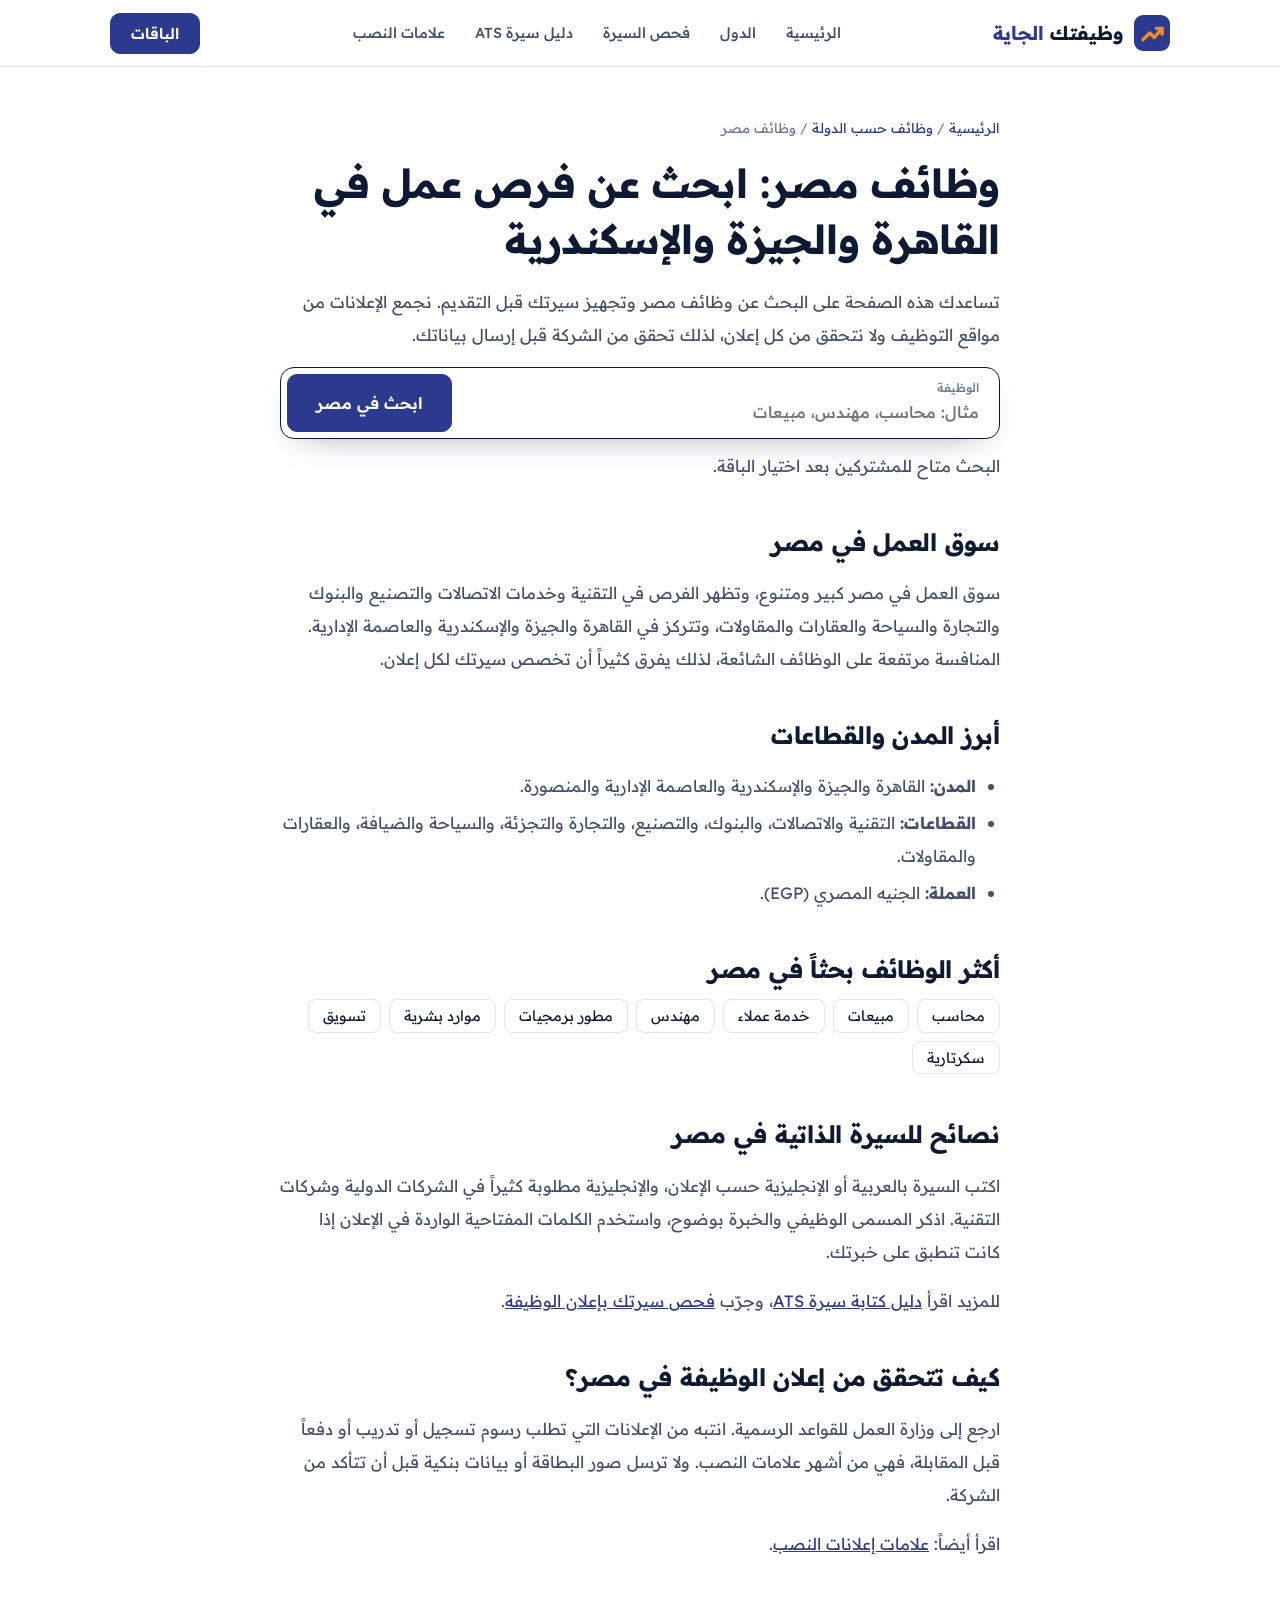
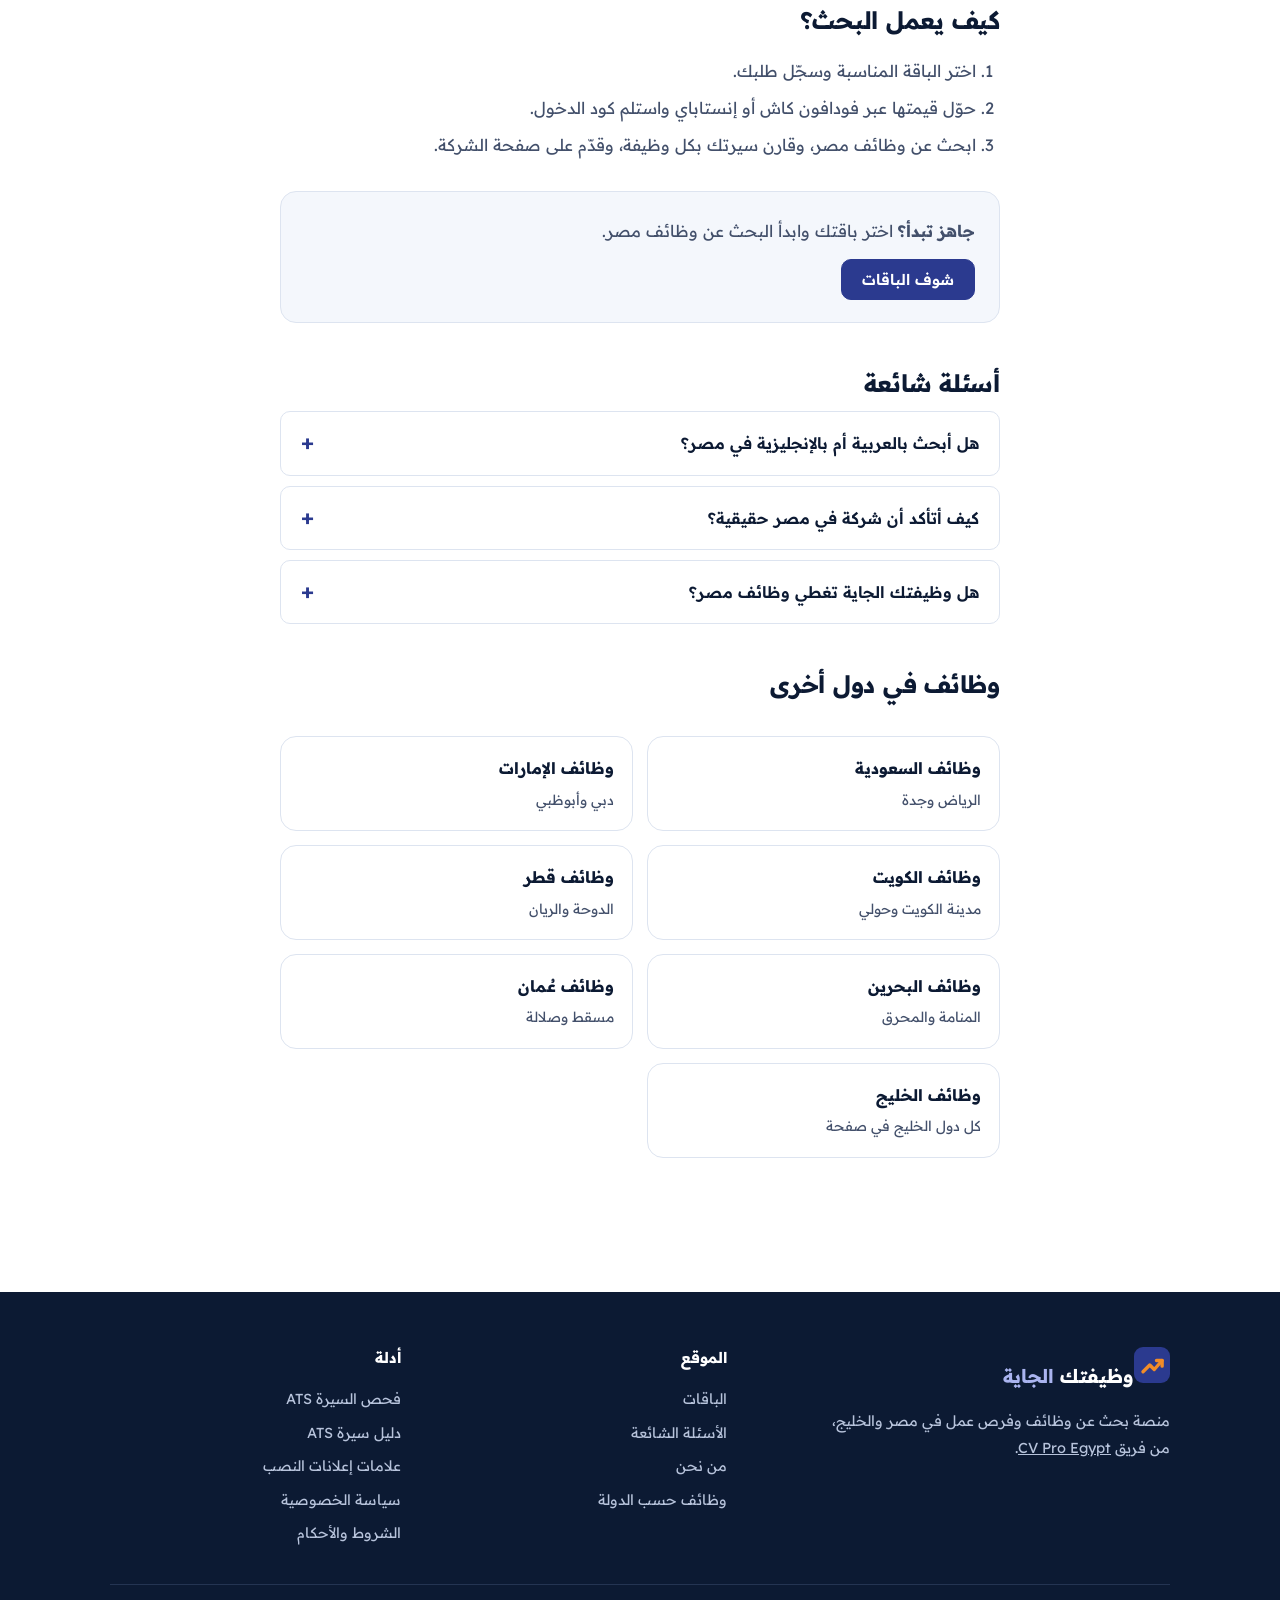
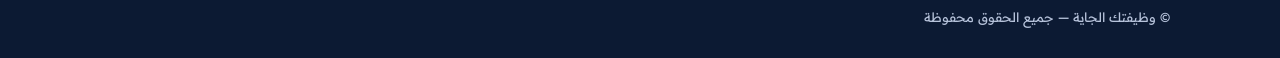
<file: jobs/egypt/index.html>
<!DOCTYPE html>
<html lang="ar" dir="rtl"><head><meta charset="utf-8"><meta name="viewport" content="width=device-width, initial-scale=1, viewport-fit=cover">
<title>وظائف مصر 2026: ابحث وقدّم على وظائف القاهرة والجيزة والإسكندرية</title><meta name="description" content="ابحث عن وظائف مصر 2026 في القاهرة والجيزة والإسكندرية: نتائج من مواقع التوظيف، ومقارنة سيرتك بالوظيفة، وتقديم مباشر على صفحة الشركة.">
<meta name="robots" content="index,follow,max-snippet:-1,max-image-preview:large"><meta name="theme-color" content="#2b3a8f">
<link rel="canonical" href="https://wazifetak.github.io/jobs/egypt/">
<link rel="icon" href="/logo.svg" type="image/svg+xml"><link rel="icon" href="/favicon-48.png" sizes="48x48" type="image/png"><link rel="apple-touch-icon" href="/apple-touch-icon.png">
<meta property="og:type" content="website"><meta property="og:locale" content="ar_EG"><meta property="og:site_name" content="وظيفتك الجاية"><meta property="og:title" content="وظائف مصر 2026: ابحث وقدّم على وظائف القاهرة والجيزة والإسكندرية"><meta property="og:description" content="ابحث عن وظائف مصر 2026 في القاهرة والجيزة والإسكندرية: نتائج من مواقع التوظيف، ومقارنة سيرتك بالوظيفة، وتقديم مباشر على صفحة الشركة."><meta property="og:url" content="https://wazifetak.github.io/jobs/egypt/">
<meta property="og:image" content="https://wazifetak.github.io/og-image.png"><meta property="og:image:type" content="image/png"><meta property="og:image:width" content="1200"><meta property="og:image:height" content="630">
<meta name="twitter:card" content="summary_large_image"><meta name="twitter:title" content="وظائف مصر 2026: ابحث وقدّم على وظائف القاهرة والجيزة والإسكندرية"><meta name="twitter:description" content="ابحث عن وظائف مصر 2026 في القاهرة والجيزة والإسكندرية: نتائج من مواقع التوظيف، ومقارنة سيرتك بالوظيفة، وتقديم مباشر على صفحة الشركة."><meta name="twitter:image" content="https://wazifetak.github.io/og-image.png">
<link rel="preconnect" href="https://fonts.googleapis.com"><link rel="preconnect" href="https://fonts.gstatic.com" crossorigin>
<link href="https://fonts.googleapis.com/css2?family=Readex+Pro:wght@300..700&display=swap" rel="stylesheet"><link rel="stylesheet" href="/site.css">
<script type="application/ld+json">{"@context": "https://schema.org", "@type": "CollectionPage", "name": "وظائف مصر: ابحث عن فرص عمل في القاهرة والجيزة والإسكندرية", "description": "ابحث عن وظائف مصر 2026 في القاهرة والجيزة والإسكندرية: نتائج من مواقع التوظيف، ومقارنة سيرتك بالوظيفة، وتقديم مباشر على صفحة الشركة.", "url": "https://wazifetak.github.io/jobs/egypt/", "inLanguage": "ar", "isPartOf": {"@type": "WebSite", "name": "وظيفتك الجاية", "url": "https://wazifetak.github.io/"}, "dateModified": "2026-10-24"}</script>
<script type="application/ld+json">{"@context": "https://schema.org", "@type": "BreadcrumbList", "itemListElement": [{"@type": "ListItem", "position": 1, "name": "الرئيسية", "item": "https://wazifetak.github.io/"}, {"@type": "ListItem", "position": 2, "name": "وظائف حسب الدولة", "item": "https://wazifetak.github.io/jobs/"}, {"@type": "ListItem", "position": 3, "name": "وظائف مصر", "item": "https://wazifetak.github.io/jobs/egypt/"}]}</script>
<script type="application/ld+json">{"@context": "https://schema.org", "@type": "FAQPage", "mainEntity": [{"@type": "Question", "name": "هل أبحث بالعربية أم بالإنجليزية في مصر؟", "acceptedAnswer": {"@type": "Answer", "text": "جرّب الاثنين. بعض الشركات تعلن بالعربية وكثير من الشركات الدولية والتقنية تعلن بالإنجليزية."}}, {"@type": "Question", "name": "كيف أتأكد أن شركة في مصر حقيقية؟", "acceptedAnswer": {"@type": "Answer", "text": "ابحث عن موقعها الرسمي وصفحتها على LinkedIn، وتأكد من رقم تواصل رسمي، ولا تدفع رسوماً. اقرأ دليل علامات النصب."}}, {"@type": "Question", "name": "هل وظيفتك الجاية تغطي وظائف مصر؟", "acceptedAnswer": {"@type": "Answer", "text": "نعم، يمكنك البحث عن وظائف مصر بعد الاشتراك. الخدمة أداة بحث وتقديم ولا تضمن وظيفة أو مقابلة."}}]}</script>
</head><body><svg width="0" height="0" style="position:absolute" aria-hidden="true"><symbol id="lg" viewBox="0 0 64 64"><rect width="64" height="64" rx="16" fill="#2b3a8f"/><path d="M16 44l12-12 8 8 14-16" stroke="#f28c28" stroke-width="6" fill="none" stroke-linecap="round" stroke-linejoin="round"/><path d="M40 24h10v10" stroke="#f28c28" stroke-width="6" fill="none" stroke-linecap="round" stroke-linejoin="round"/></symbol></svg>
<header><div class="w"><nav><a class="logo" href="/" aria-label="وظيفتك الجاية"><svg><use href="#lg"/></svg><span>وظيفتك <i>الجاية</i></span></a>
<div class="nv"><a href="/">الرئيسية</a><a href="/jobs/">الدول</a><a href="/cv-ats-checker/">فحص السيرة</a><a href="/ats-cv-guide/">دليل سيرة ATS</a><a href="/job-scam-signs/">علامات النصب</a></div>
<a class="btn" href="/#plans">الباقات</a></nav></div></header>
<main class="art"><div class="bc"><a href="/">الرئيسية</a> / <a href="/jobs/">وظائف حسب الدولة</a> / وظائف مصر</div><h1>وظائف مصر: ابحث عن فرص عمل في القاهرة والجيزة والإسكندرية</h1>
<p>تساعدك هذه الصفحة على البحث عن وظائف مصر وتجهيز سيرتك قبل التقديم. نجمع الإعلانات من مواقع التوظيف ولا نتحقق من كل إعلان، لذلك تحقق من الشركة قبل إرسال بياناتك.</p>
<div class="hs" role="search"><div class="f"><label for="cq">الوظيفة</label><input id="cq" placeholder="مثال: محاسب، مهندس، مبيعات" autocomplete="off"></div><button class="btn lg" id="cgo">ابحث في مصر</button></div>
<p class="m" style="margin:10px 0 0">البحث متاح للمشتركين بعد اختيار الباقة.</p>
<h2>سوق العمل في مصر</h2><p>سوق العمل في مصر كبير ومتنوع، وتظهر الفرص في التقنية وخدمات الاتصالات والتصنيع والبنوك والتجارة والسياحة والعقارات والمقاولات، وتتركز في القاهرة والجيزة والإسكندرية والعاصمة الإدارية. المنافسة مرتفعة على الوظائف الشائعة، لذلك يفرق كثيراً أن تخصص سيرتك لكل إعلان.</p>
<h2>أبرز المدن والقطاعات</h2><ul><li><b>المدن:</b> القاهرة والجيزة والإسكندرية والعاصمة الإدارية والمنصورة.</li><li><b>القطاعات:</b> التقنية والاتصالات، والبنوك، والتصنيع، والتجارة والتجزئة، والسياحة والضيافة، والعقارات والمقاولات.</li><li><b>العملة:</b> الجنيه المصري (EGP).</li></ul>
<h2>أكثر الوظائف بحثاً في مصر</h2><div class="chp"><a href="/?c=eg&amp;q=%D9%85%D8%AD%D8%A7%D8%B3%D8%A8">محاسب</a><a href="/?c=eg&amp;q=%D9%85%D8%A8%D9%8A%D8%B9%D8%A7%D8%AA">مبيعات</a><a href="/?c=eg&amp;q=%D8%AE%D8%AF%D9%85%D8%A9%20%D8%B9%D9%85%D9%84%D8%A7%D8%A1">خدمة عملاء</a><a href="/?c=eg&amp;q=%D9%85%D9%87%D9%86%D8%AF%D8%B3">مهندس</a><a href="/?c=eg&amp;q=%D9%85%D8%B7%D9%88%D8%B1%20%D8%A8%D8%B1%D9%85%D8%AC%D9%8A%D8%A7%D8%AA">مطور برمجيات</a><a href="/?c=eg&amp;q=%D9%85%D9%88%D8%A7%D8%B1%D8%AF%20%D8%A8%D8%B4%D8%B1%D9%8A%D8%A9">موارد بشرية</a><a href="/?c=eg&amp;q=%D8%AA%D8%B3%D9%88%D9%8A%D9%82">تسويق</a><a href="/?c=eg&amp;q=%D8%B3%D9%83%D8%B1%D8%AA%D8%A7%D8%B1%D9%8A%D8%A9">سكرتارية</a></div>
<h2>نصائح للسيرة الذاتية في مصر</h2><p>اكتب السيرة بالعربية أو الإنجليزية حسب الإعلان، والإنجليزية مطلوبة كثيراً في الشركات الدولية وشركات التقنية. اذكر المسمى الوظيفي والخبرة بوضوح، واستخدم الكلمات المفتاحية الواردة في الإعلان إذا كانت تنطبق على خبرتك.</p><p>للمزيد اقرأ <a href="/ats-cv-guide/" style="color:var(--ac)">دليل كتابة سيرة ATS</a>، وجرّب <a href="/cv-ats-checker/" style="color:var(--ac)">فحص سيرتك بإعلان الوظيفة</a>.</p>
<h2>كيف تتحقق من إعلان الوظيفة في مصر؟</h2><p>ارجع إلى وزارة العمل للقواعد الرسمية. انتبه من الإعلانات التي تطلب رسوم تسجيل أو تدريب أو دفعاً قبل المقابلة، فهي من أشهر علامات النصب. ولا ترسل صور البطاقة أو بيانات بنكية قبل أن تتأكد من الشركة.</p><p>اقرأ أيضاً: <a href="/job-scam-signs/" style="color:var(--ac)">علامات إعلانات النصب</a>.</p>
<h2>كيف يعمل البحث؟</h2><ol><li>اختر الباقة المناسبة وسجّل طلبك.</li><li>حوّل قيمتها عبر فودافون كاش أو إنستاباي واستلم كود الدخول.</li><li>ابحث عن وظائف مصر، وقارن سيرتك بكل وظيفة، وقدّم على صفحة الشركة.</li></ol>
<div class="callout"><p><b>جاهز تبدأ؟</b> اختر باقتك وابدأ البحث عن وظائف مصر.</p><a class="btn" href="/#plans">شوف الباقات</a></div>
<h2>أسئلة شائعة</h2><details><summary>هل أبحث بالعربية أم بالإنجليزية في مصر؟</summary><p>جرّب الاثنين. بعض الشركات تعلن بالعربية وكثير من الشركات الدولية والتقنية تعلن بالإنجليزية.</p></details><details><summary>كيف أتأكد أن شركة في مصر حقيقية؟</summary><p>ابحث عن موقعها الرسمي وصفحتها على LinkedIn، وتأكد من رقم تواصل رسمي، ولا تدفع رسوماً. اقرأ دليل علامات النصب.</p></details><details><summary>هل وظيفتك الجاية تغطي وظائف مصر؟</summary><p>نعم، يمكنك البحث عن وظائف مصر بعد الاشتراك. الخدمة أداة بحث وتقديم ولا تضمن وظيفة أو مقابلة.</p></details>
<h2>وظائف في دول أخرى</h2><div class="rel"><a href="/jobs/saudi-arabia/"><b>وظائف السعودية</b><span>الرياض وجدة</span></a><a href="/jobs/uae/"><b>وظائف الإمارات</b><span>دبي وأبوظبي</span></a><a href="/jobs/kuwait/"><b>وظائف الكويت</b><span>مدينة الكويت وحولي</span></a><a href="/jobs/qatar/"><b>وظائف قطر</b><span>الدوحة والريان</span></a><a href="/jobs/bahrain/"><b>وظائف البحرين</b><span>المنامة والمحرق</span></a><a href="/jobs/oman/"><b>وظائف عُمان</b><span>مسقط وصلالة</span></a><a href="/jobs/gulf/"><b>وظائف الخليج</b><span>كل دول الخليج في صفحة</span></a></div>
</main>
<footer><div class="w"><div class="fg"><div><a class="logo" href="/"><svg><use href="#lg"/></svg><span>وظيفتك <i>الجاية</i></span></a><p style="margin:0;max-width:340px">منصة بحث عن وظائف وفرص عمل في مصر والخليج، من فريق <a href="https://cvproservice.github.io/cvpro/" style="display:inline;text-decoration:underline">CV Pro Egypt</a>.</p></div>
<div><h4>الموقع</h4><a href="/#plans">الباقات</a><a href="/#faq">الأسئلة الشائعة</a><a href="/#about">من نحن</a><a href="/jobs/">وظائف حسب الدولة</a></div>
<div><h4>أدلة</h4><a href="/cv-ats-checker/">فحص السيرة ATS</a><a href="/ats-cv-guide/">دليل سيرة ATS</a><a href="/job-scam-signs/">علامات إعلانات النصب</a><a href="/privacy/">سياسة الخصوصية</a><a href="/terms/">الشروط والأحكام</a></div></div>
<div class="cr">© وظيفتك الجاية — جميع الحقوق محفوظة</div></div></footer>
<script>const go=()=>{const q=document.getElementById("cq").value.trim();location.href="/?c=eg"+(q?"&q="+encodeURIComponent(q):"")};document.getElementById("cgo").onclick=go;document.getElementById("cq").addEventListener("keydown",e=>{if(e.key==="Enter")go()})</script></body></html>
</file>
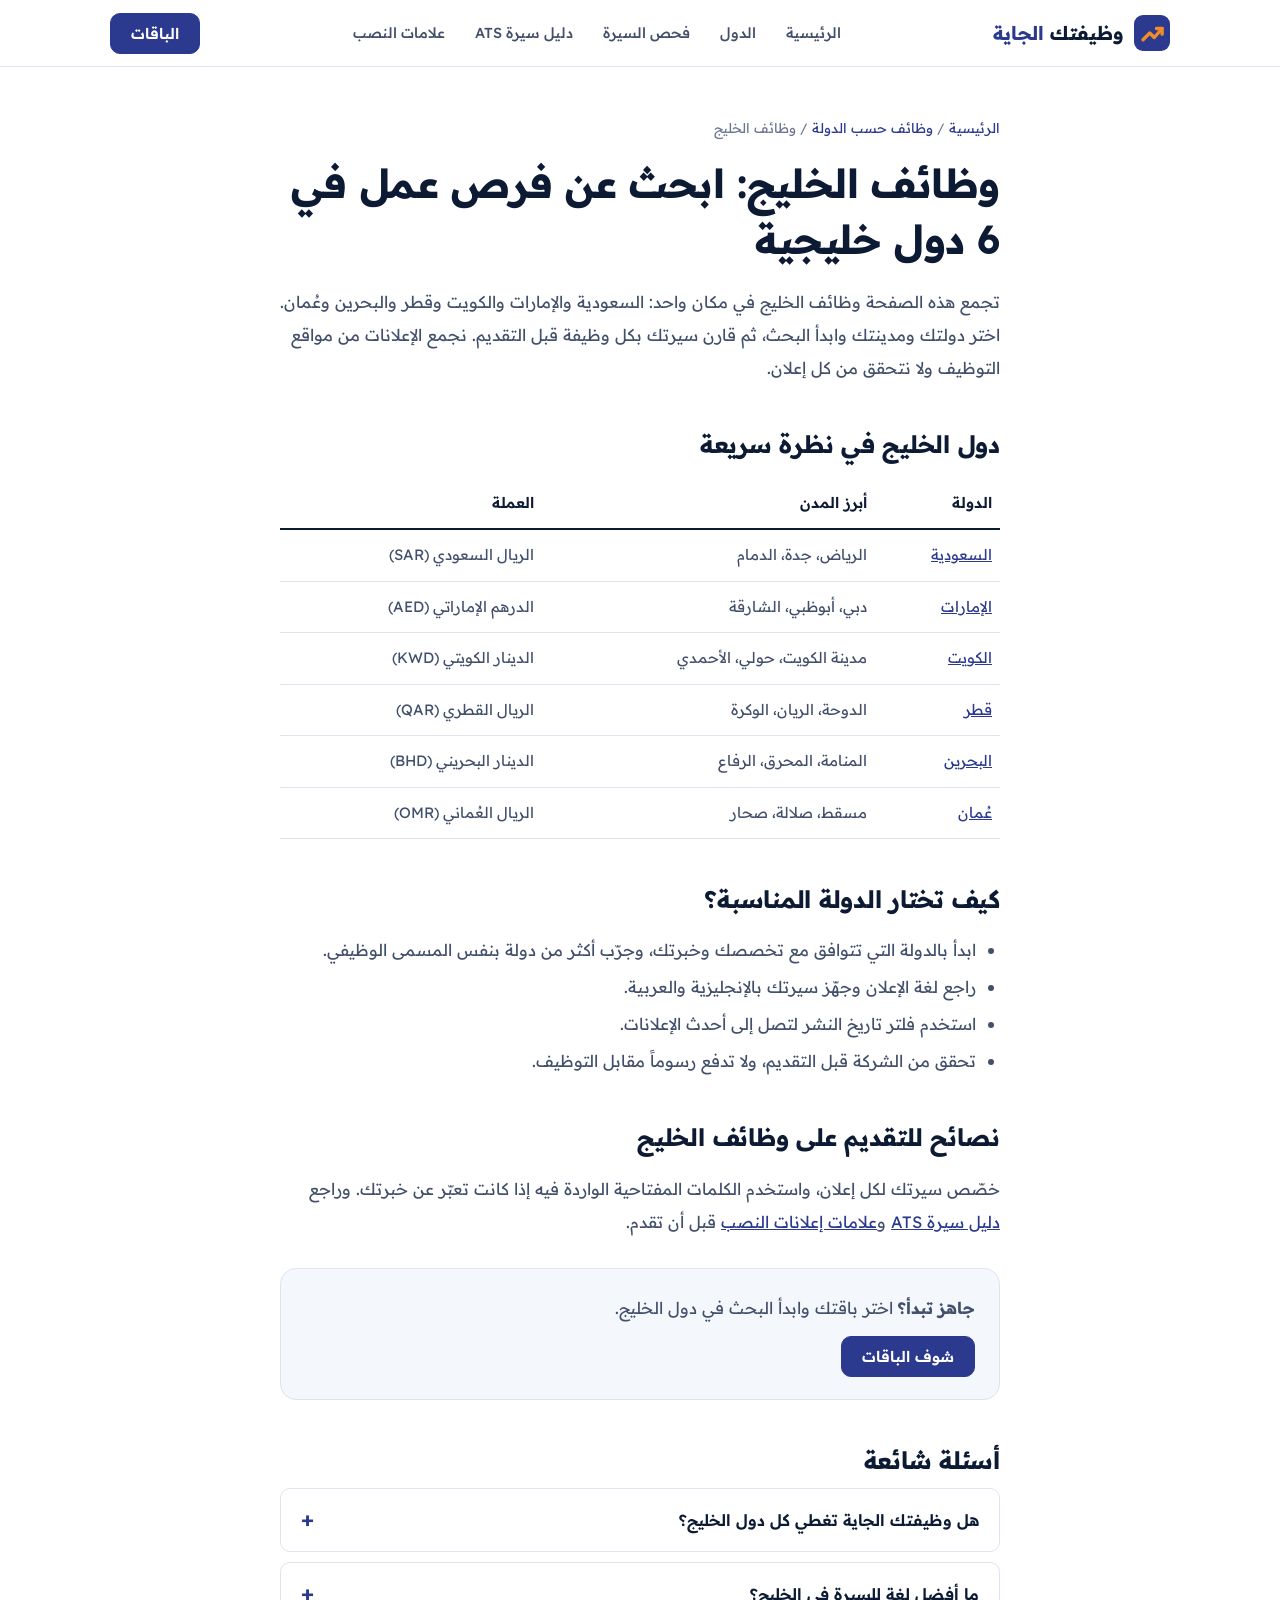
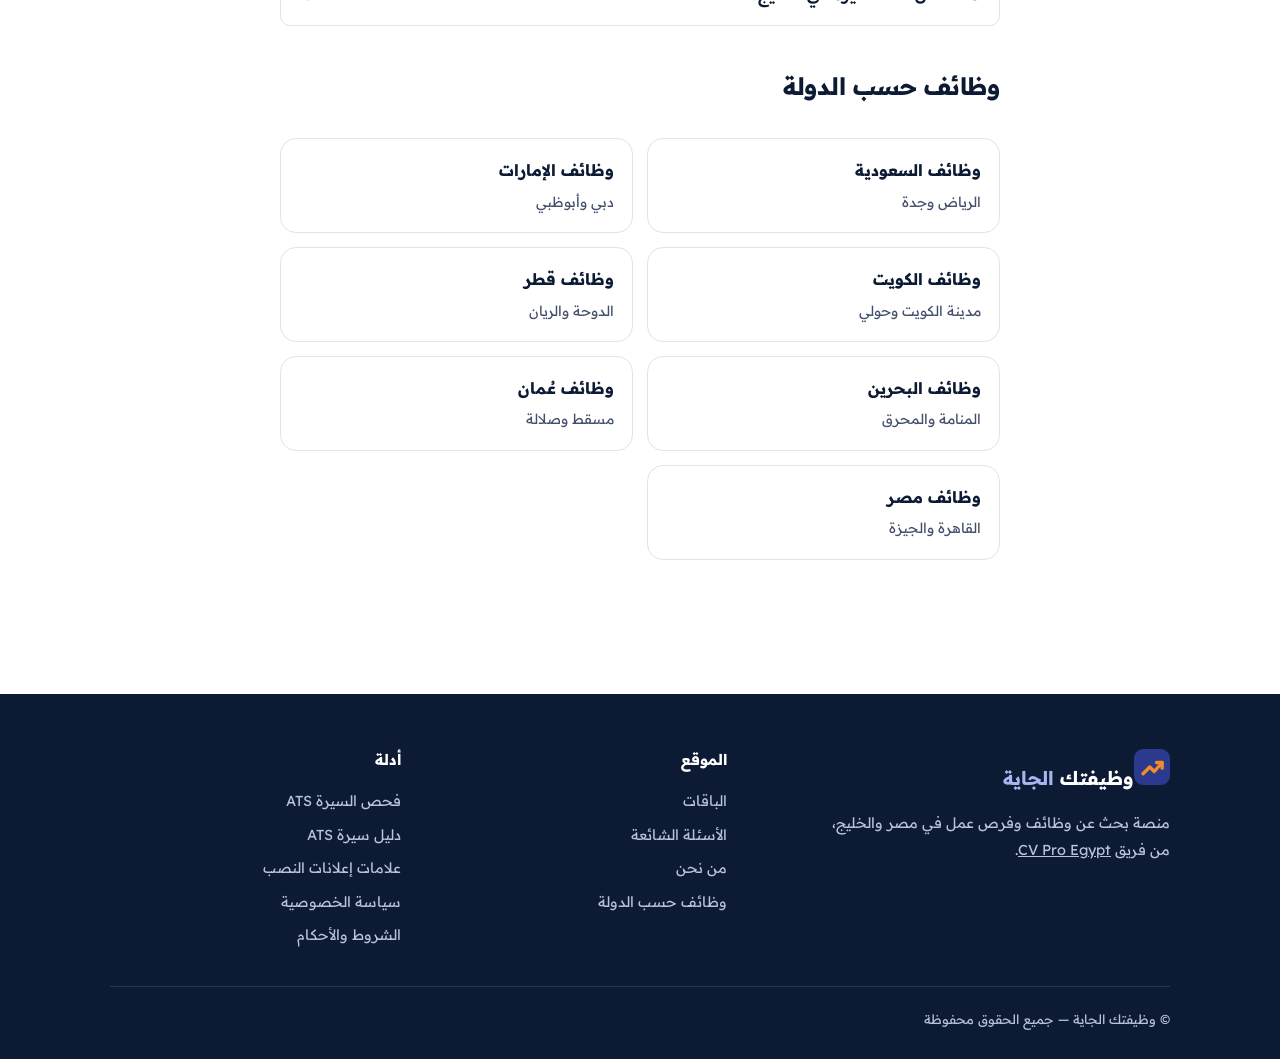
<file: jobs/gulf/index.html>
<!DOCTYPE html>
<html lang="ar" dir="rtl"><head><meta charset="utf-8"><meta name="viewport" content="width=device-width, initial-scale=1, viewport-fit=cover">
<title>وظائف الخليج 2026: السعودية والإمارات والكويت وقطر والبحرين وعُمان</title><meta name="description" content="ابحث عن وظائف الخليج 2026 في السعودية والإمارات والكويت وقطر والبحرين وعُمان: نتائج من مواقع التوظيف ومقارنة سيرتك بالوظيفة وتقديم مباشر.">
<meta name="robots" content="index,follow,max-snippet:-1,max-image-preview:large"><meta name="theme-color" content="#2b3a8f">
<link rel="canonical" href="https://wazifetak.github.io/jobs/gulf/">
<link rel="icon" href="/logo.svg" type="image/svg+xml"><link rel="icon" href="/favicon-48.png" sizes="48x48" type="image/png"><link rel="apple-touch-icon" href="/apple-touch-icon.png">
<meta property="og:type" content="website"><meta property="og:locale" content="ar_EG"><meta property="og:site_name" content="وظيفتك الجاية"><meta property="og:title" content="وظائف الخليج 2026: السعودية والإمارات والكويت وقطر والبحرين وعُمان"><meta property="og:description" content="ابحث عن وظائف الخليج 2026 في السعودية والإمارات والكويت وقطر والبحرين وعُمان: نتائج من مواقع التوظيف ومقارنة سيرتك بالوظيفة وتقديم مباشر."><meta property="og:url" content="https://wazifetak.github.io/jobs/gulf/">
<meta property="og:image" content="https://wazifetak.github.io/og-image.png"><meta property="og:image:type" content="image/png"><meta property="og:image:width" content="1200"><meta property="og:image:height" content="630">
<meta name="twitter:card" content="summary_large_image"><meta name="twitter:title" content="وظائف الخليج 2026: السعودية والإمارات والكويت وقطر والبحرين وعُمان"><meta name="twitter:description" content="ابحث عن وظائف الخليج 2026 في السعودية والإمارات والكويت وقطر والبحرين وعُمان: نتائج من مواقع التوظيف ومقارنة سيرتك بالوظيفة وتقديم مباشر."><meta name="twitter:image" content="https://wazifetak.github.io/og-image.png">
<link rel="preconnect" href="https://fonts.googleapis.com"><link rel="preconnect" href="https://fonts.gstatic.com" crossorigin>
<link href="https://fonts.googleapis.com/css2?family=Readex+Pro:wght@300..700&display=swap" rel="stylesheet"><link rel="stylesheet" href="/site.css">
<script type="application/ld+json">{"@context": "https://schema.org", "@type": "CollectionPage", "name": "وظائف الخليج: ابحث عن فرص عمل في 6 دول خليجية", "description": "ابحث عن وظائف الخليج 2026 في السعودية والإمارات والكويت وقطر والبحرين وعُمان: نتائج من مواقع التوظيف ومقارنة سيرتك بالوظيفة وتقديم مباشر.", "url": "https://wazifetak.github.io/jobs/gulf/", "inLanguage": "ar", "isPartOf": {"@type": "WebSite", "name": "وظيفتك الجاية", "url": "https://wazifetak.github.io/"}, "dateModified": "2026-10-24"}</script>
<script type="application/ld+json">{"@context": "https://schema.org", "@type": "BreadcrumbList", "itemListElement": [{"@type": "ListItem", "position": 1, "name": "الرئيسية", "item": "https://wazifetak.github.io/"}, {"@type": "ListItem", "position": 2, "name": "وظائف حسب الدولة", "item": "https://wazifetak.github.io/jobs/"}, {"@type": "ListItem", "position": 3, "name": "وظائف الخليج", "item": "https://wazifetak.github.io/jobs/gulf/"}]}</script>
<script type="application/ld+json">{"@context": "https://schema.org", "@type": "FAQPage", "mainEntity": [{"@type": "Question", "name": "هل وظيفتك الجاية تغطي كل دول الخليج؟", "acceptedAnswer": {"@type": "Answer", "text": "نغطي السعودية والإمارات والكويت وقطر والبحرين وعُمان. الخدمة أداة بحث وتقديم ولا تضمن وظيفة."}}, {"@type": "Question", "name": "ما أفضل لغة للسيرة في الخليج؟", "acceptedAnswer": {"@type": "Answer", "text": "تختلف حسب الإعلان، لكن كثيراً من الشركات تطلب الإنجليزية. الأفضل تجهيز نسختين عربية وإنجليزية."}}]}</script>
</head><body><svg width="0" height="0" style="position:absolute" aria-hidden="true"><symbol id="lg" viewBox="0 0 64 64"><rect width="64" height="64" rx="16" fill="#2b3a8f"/><path d="M16 44l12-12 8 8 14-16" stroke="#f28c28" stroke-width="6" fill="none" stroke-linecap="round" stroke-linejoin="round"/><path d="M40 24h10v10" stroke="#f28c28" stroke-width="6" fill="none" stroke-linecap="round" stroke-linejoin="round"/></symbol></svg>
<header><div class="w"><nav><a class="logo" href="/" aria-label="وظيفتك الجاية"><svg><use href="#lg"/></svg><span>وظيفتك <i>الجاية</i></span></a>
<div class="nv"><a href="/">الرئيسية</a><a href="/jobs/">الدول</a><a href="/cv-ats-checker/">فحص السيرة</a><a href="/ats-cv-guide/">دليل سيرة ATS</a><a href="/job-scam-signs/">علامات النصب</a></div>
<a class="btn" href="/#plans">الباقات</a></nav></div></header>
<main class="art"><div class="bc"><a href="/">الرئيسية</a> / <a href="/jobs/">وظائف حسب الدولة</a> / وظائف الخليج</div><h1>وظائف الخليج: ابحث عن فرص عمل في 6 دول خليجية</h1>
<p>تجمع هذه الصفحة وظائف الخليج في مكان واحد: السعودية والإمارات والكويت وقطر والبحرين وعُمان. اختر دولتك ومدينتك وابدأ البحث، ثم قارن سيرتك بكل وظيفة قبل التقديم. نجمع الإعلانات من مواقع التوظيف ولا نتحقق من كل إعلان.</p>
<h2>دول الخليج في نظرة سريعة</h2><table><tr><th>الدولة</th><th>أبرز المدن</th><th>العملة</th></tr><tr><td><a href="/jobs/saudi-arabia/">السعودية</a></td><td>الرياض، جدة، الدمام</td><td>الريال السعودي (SAR)</td></tr><tr><td><a href="/jobs/uae/">الإمارات</a></td><td>دبي، أبوظبي، الشارقة</td><td>الدرهم الإماراتي (AED)</td></tr><tr><td><a href="/jobs/kuwait/">الكويت</a></td><td>مدينة الكويت، حولي، الأحمدي</td><td>الدينار الكويتي (KWD)</td></tr><tr><td><a href="/jobs/qatar/">قطر</a></td><td>الدوحة، الريان، الوكرة</td><td>الريال القطري (QAR)</td></tr><tr><td><a href="/jobs/bahrain/">البحرين</a></td><td>المنامة، المحرق، الرفاع</td><td>الدينار البحريني (BHD)</td></tr><tr><td><a href="/jobs/oman/">عُمان</a></td><td>مسقط، صلالة، صحار</td><td>الريال العُماني (OMR)</td></tr></table>
<h2>كيف تختار الدولة المناسبة؟</h2><ul><li>ابدأ بالدولة التي تتوافق مع تخصصك وخبرتك، وجرّب أكثر من دولة بنفس المسمى الوظيفي.</li><li>راجع لغة الإعلان وجهّز سيرتك بالإنجليزية والعربية.</li><li>استخدم فلتر تاريخ النشر لتصل إلى أحدث الإعلانات.</li><li>تحقق من الشركة قبل التقديم، ولا تدفع رسوماً مقابل التوظيف.</li></ul>
<h2>نصائح للتقديم على وظائف الخليج</h2><p>خصّص سيرتك لكل إعلان، واستخدم الكلمات المفتاحية الواردة فيه إذا كانت تعبّر عن خبرتك. وراجع <a href="/ats-cv-guide/" style="color:var(--ac)">دليل سيرة ATS</a> و<a href="/job-scam-signs/" style="color:var(--ac)">علامات إعلانات النصب</a> قبل أن تقدم.</p>
<div class="callout"><p><b>جاهز تبدأ؟</b> اختر باقتك وابدأ البحث في دول الخليج.</p><a class="btn" href="/#plans">شوف الباقات</a></div>
<h2>أسئلة شائعة</h2><details><summary>هل وظيفتك الجاية تغطي كل دول الخليج؟</summary><p>نغطي السعودية والإمارات والكويت وقطر والبحرين وعُمان. الخدمة أداة بحث وتقديم ولا تضمن وظيفة.</p></details><details><summary>ما أفضل لغة للسيرة في الخليج؟</summary><p>تختلف حسب الإعلان، لكن كثيراً من الشركات تطلب الإنجليزية. الأفضل تجهيز نسختين عربية وإنجليزية.</p></details>
<h2>وظائف حسب الدولة</h2><div class="rel"><a href="/jobs/saudi-arabia/"><b>وظائف السعودية</b><span>الرياض وجدة</span></a><a href="/jobs/uae/"><b>وظائف الإمارات</b><span>دبي وأبوظبي</span></a><a href="/jobs/kuwait/"><b>وظائف الكويت</b><span>مدينة الكويت وحولي</span></a><a href="/jobs/qatar/"><b>وظائف قطر</b><span>الدوحة والريان</span></a><a href="/jobs/bahrain/"><b>وظائف البحرين</b><span>المنامة والمحرق</span></a><a href="/jobs/oman/"><b>وظائف عُمان</b><span>مسقط وصلالة</span></a><a href="/jobs/egypt/"><b>وظائف مصر</b><span>القاهرة والجيزة</span></a></div>
</main>
<footer><div class="w"><div class="fg"><div><a class="logo" href="/"><svg><use href="#lg"/></svg><span>وظيفتك <i>الجاية</i></span></a><p style="margin:0;max-width:340px">منصة بحث عن وظائف وفرص عمل في مصر والخليج، من فريق <a href="https://cvproservice.github.io/cvpro/" style="display:inline;text-decoration:underline">CV Pro Egypt</a>.</p></div>
<div><h4>الموقع</h4><a href="/#plans">الباقات</a><a href="/#faq">الأسئلة الشائعة</a><a href="/#about">من نحن</a><a href="/jobs/">وظائف حسب الدولة</a></div>
<div><h4>أدلة</h4><a href="/cv-ats-checker/">فحص السيرة ATS</a><a href="/ats-cv-guide/">دليل سيرة ATS</a><a href="/job-scam-signs/">علامات إعلانات النصب</a><a href="/privacy/">سياسة الخصوصية</a><a href="/terms/">الشروط والأحكام</a></div></div>
<div class="cr">© وظيفتك الجاية — جميع الحقوق محفوظة</div></div></footer>
</body></html>
</file>
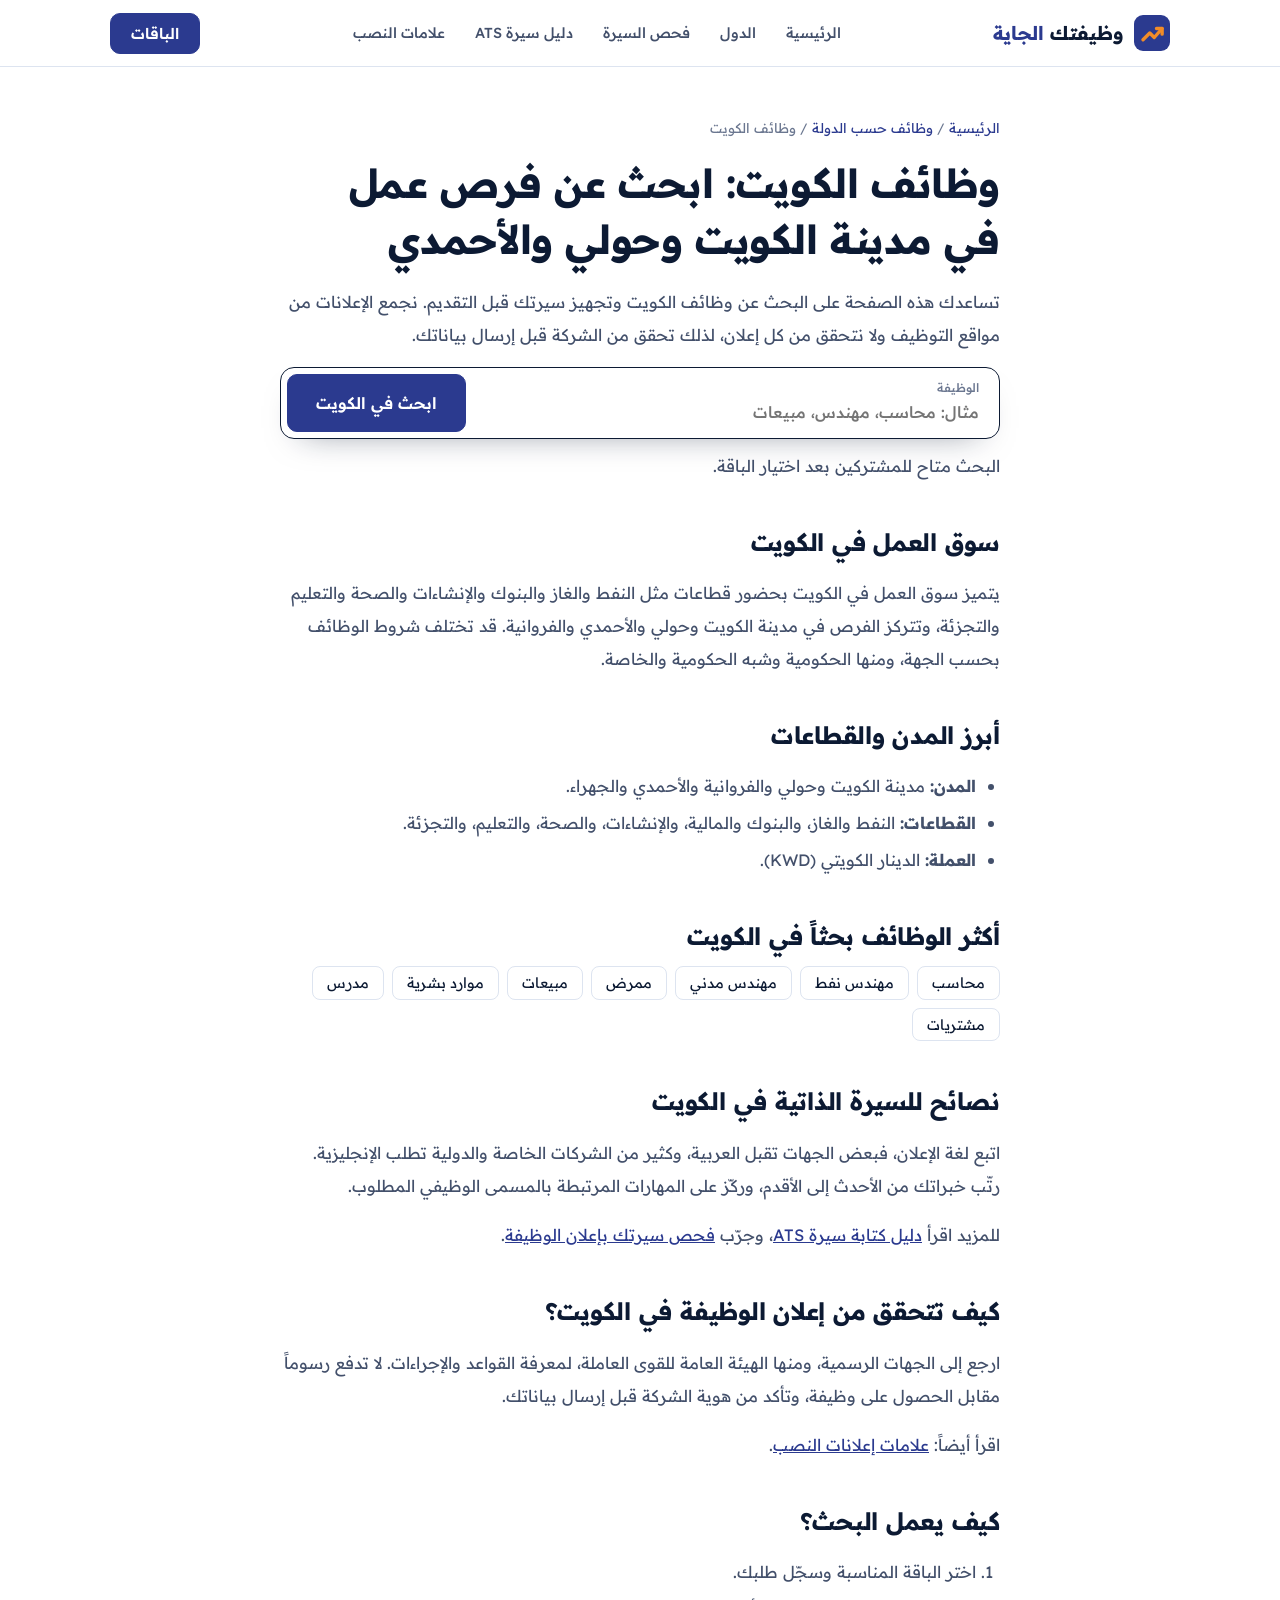
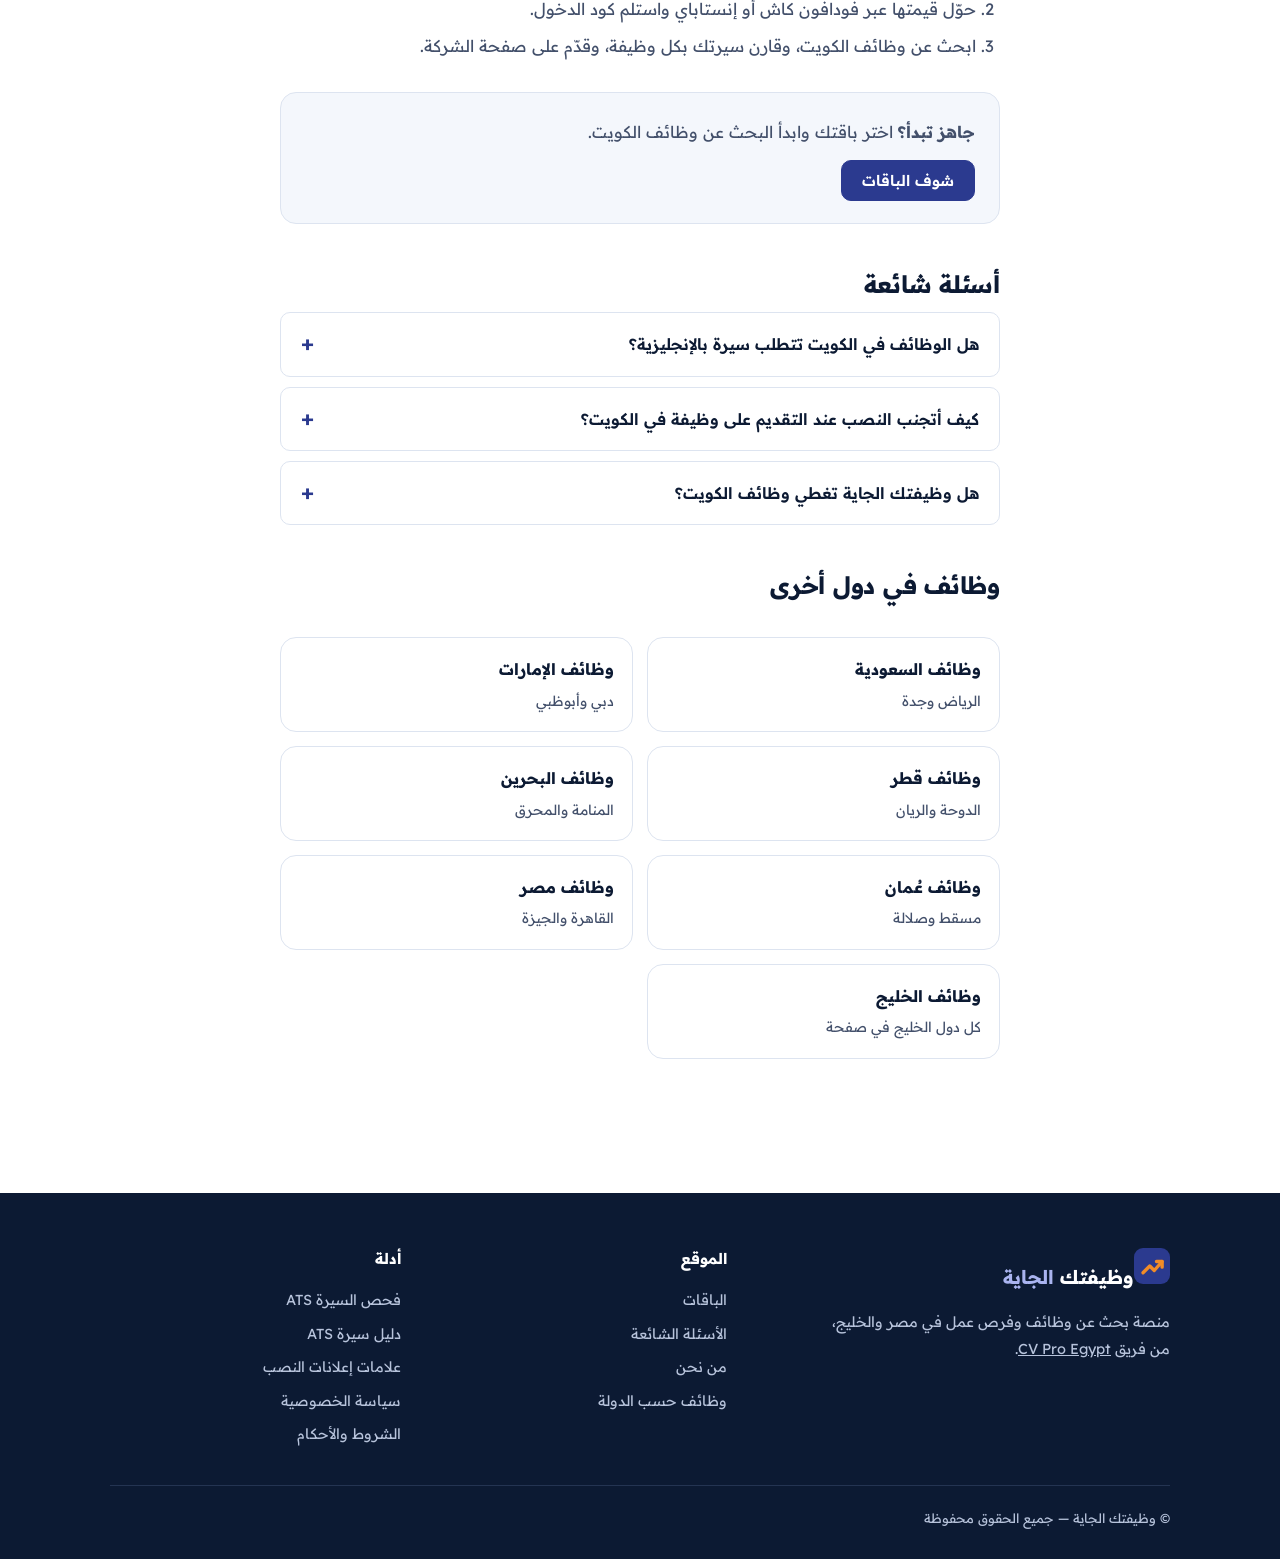
<file: jobs/kuwait/index.html>
<!DOCTYPE html>
<html lang="ar" dir="rtl"><head><meta charset="utf-8"><meta name="viewport" content="width=device-width, initial-scale=1, viewport-fit=cover">
<title>وظائف الكويت 2026: ابحث وقدّم على وظائف مدينة الكويت وحولي والأحمدي</title><meta name="description" content="ابحث عن وظائف الكويت 2026 في مدينة الكويت وحولي والأحمدي: نتائج من مواقع التوظيف، ومقارنة سيرتك بالوظيفة، وتقديم مباشر على صفحة الشركة.">
<meta name="robots" content="index,follow,max-snippet:-1,max-image-preview:large"><meta name="theme-color" content="#2b3a8f">
<link rel="canonical" href="https://wazifetak.github.io/jobs/kuwait/">
<link rel="icon" href="/logo.svg" type="image/svg+xml"><link rel="icon" href="/favicon-48.png" sizes="48x48" type="image/png"><link rel="apple-touch-icon" href="/apple-touch-icon.png">
<meta property="og:type" content="website"><meta property="og:locale" content="ar_EG"><meta property="og:site_name" content="وظيفتك الجاية"><meta property="og:title" content="وظائف الكويت 2026: ابحث وقدّم على وظائف مدينة الكويت وحولي والأحمدي"><meta property="og:description" content="ابحث عن وظائف الكويت 2026 في مدينة الكويت وحولي والأحمدي: نتائج من مواقع التوظيف، ومقارنة سيرتك بالوظيفة، وتقديم مباشر على صفحة الشركة."><meta property="og:url" content="https://wazifetak.github.io/jobs/kuwait/">
<meta property="og:image" content="https://wazifetak.github.io/og-image.png"><meta property="og:image:type" content="image/png"><meta property="og:image:width" content="1200"><meta property="og:image:height" content="630">
<meta name="twitter:card" content="summary_large_image"><meta name="twitter:title" content="وظائف الكويت 2026: ابحث وقدّم على وظائف مدينة الكويت وحولي والأحمدي"><meta name="twitter:description" content="ابحث عن وظائف الكويت 2026 في مدينة الكويت وحولي والأحمدي: نتائج من مواقع التوظيف، ومقارنة سيرتك بالوظيفة، وتقديم مباشر على صفحة الشركة."><meta name="twitter:image" content="https://wazifetak.github.io/og-image.png">
<link rel="preconnect" href="https://fonts.googleapis.com"><link rel="preconnect" href="https://fonts.gstatic.com" crossorigin>
<link href="https://fonts.googleapis.com/css2?family=Readex+Pro:wght@300..700&display=swap" rel="stylesheet"><link rel="stylesheet" href="/site.css">
<script type="application/ld+json">{"@context": "https://schema.org", "@type": "CollectionPage", "name": "وظائف الكويت: ابحث عن فرص عمل في مدينة الكويت وحولي والأحمدي", "description": "ابحث عن وظائف الكويت 2026 في مدينة الكويت وحولي والأحمدي: نتائج من مواقع التوظيف، ومقارنة سيرتك بالوظيفة، وتقديم مباشر على صفحة الشركة.", "url": "https://wazifetak.github.io/jobs/kuwait/", "inLanguage": "ar", "isPartOf": {"@type": "WebSite", "name": "وظيفتك الجاية", "url": "https://wazifetak.github.io/"}, "dateModified": "2026-10-24"}</script>
<script type="application/ld+json">{"@context": "https://schema.org", "@type": "BreadcrumbList", "itemListElement": [{"@type": "ListItem", "position": 1, "name": "الرئيسية", "item": "https://wazifetak.github.io/"}, {"@type": "ListItem", "position": 2, "name": "وظائف حسب الدولة", "item": "https://wazifetak.github.io/jobs/"}, {"@type": "ListItem", "position": 3, "name": "وظائف الكويت", "item": "https://wazifetak.github.io/jobs/kuwait/"}]}</script>
<script type="application/ld+json">{"@context": "https://schema.org", "@type": "FAQPage", "mainEntity": [{"@type": "Question", "name": "هل الوظائف في الكويت تتطلب سيرة بالإنجليزية؟", "acceptedAnswer": {"@type": "Answer", "text": "تختلف حسب الجهة. اتبع لغة الإعلان، وجهّز نسخة بالإنجليزية للشركات الخاصة والدولية."}}, {"@type": "Question", "name": "كيف أتجنب النصب عند التقديم على وظيفة في الكويت؟", "acceptedAnswer": {"@type": "Answer", "text": "تحقق من الشركة، ولا تدفع رسوماً، ولا ترسل صور الوثائق قبل التأكد. اقرأ دليل علامات النصب في موقعنا."}}, {"@type": "Question", "name": "هل وظيفتك الجاية تغطي وظائف الكويت؟", "acceptedAnswer": {"@type": "Answer", "text": "نعم، يمكنك البحث عن وظائف الكويت بعد الاشتراك. الخدمة أداة بحث وتقديم ولا تضمن وظيفة أو مقابلة."}}]}</script>
</head><body><svg width="0" height="0" style="position:absolute" aria-hidden="true"><symbol id="lg" viewBox="0 0 64 64"><rect width="64" height="64" rx="16" fill="#2b3a8f"/><path d="M16 44l12-12 8 8 14-16" stroke="#f28c28" stroke-width="6" fill="none" stroke-linecap="round" stroke-linejoin="round"/><path d="M40 24h10v10" stroke="#f28c28" stroke-width="6" fill="none" stroke-linecap="round" stroke-linejoin="round"/></symbol></svg>
<header><div class="w"><nav><a class="logo" href="/" aria-label="وظيفتك الجاية"><svg><use href="#lg"/></svg><span>وظيفتك <i>الجاية</i></span></a>
<div class="nv"><a href="/">الرئيسية</a><a href="/jobs/">الدول</a><a href="/cv-ats-checker/">فحص السيرة</a><a href="/ats-cv-guide/">دليل سيرة ATS</a><a href="/job-scam-signs/">علامات النصب</a></div>
<a class="btn" href="/#plans">الباقات</a></nav></div></header>
<main class="art"><div class="bc"><a href="/">الرئيسية</a> / <a href="/jobs/">وظائف حسب الدولة</a> / وظائف الكويت</div><h1>وظائف الكويت: ابحث عن فرص عمل في مدينة الكويت وحولي والأحمدي</h1>
<p>تساعدك هذه الصفحة على البحث عن وظائف الكويت وتجهيز سيرتك قبل التقديم. نجمع الإعلانات من مواقع التوظيف ولا نتحقق من كل إعلان، لذلك تحقق من الشركة قبل إرسال بياناتك.</p>
<div class="hs" role="search"><div class="f"><label for="cq">الوظيفة</label><input id="cq" placeholder="مثال: محاسب، مهندس، مبيعات" autocomplete="off"></div><button class="btn lg" id="cgo">ابحث في الكويت</button></div>
<p class="m" style="margin:10px 0 0">البحث متاح للمشتركين بعد اختيار الباقة.</p>
<h2>سوق العمل في الكويت</h2><p>يتميز سوق العمل في الكويت بحضور قطاعات مثل النفط والغاز والبنوك والإنشاءات والصحة والتعليم والتجزئة، وتتركز الفرص في مدينة الكويت وحولي والأحمدي والفروانية. قد تختلف شروط الوظائف بحسب الجهة، ومنها الحكومية وشبه الحكومية والخاصة.</p>
<h2>أبرز المدن والقطاعات</h2><ul><li><b>المدن:</b> مدينة الكويت وحولي والفروانية والأحمدي والجهراء.</li><li><b>القطاعات:</b> النفط والغاز، والبنوك والمالية، والإنشاءات، والصحة، والتعليم، والتجزئة.</li><li><b>العملة:</b> الدينار الكويتي (KWD).</li></ul>
<h2>أكثر الوظائف بحثاً في الكويت</h2><div class="chp"><a href="/?c=kw&amp;q=%D9%85%D8%AD%D8%A7%D8%B3%D8%A8">محاسب</a><a href="/?c=kw&amp;q=%D9%85%D9%87%D9%86%D8%AF%D8%B3%20%D9%86%D9%81%D8%B7">مهندس نفط</a><a href="/?c=kw&amp;q=%D9%85%D9%87%D9%86%D8%AF%D8%B3%20%D9%85%D8%AF%D9%86%D9%8A">مهندس مدني</a><a href="/?c=kw&amp;q=%D9%85%D9%85%D8%B1%D8%B6">ممرض</a><a href="/?c=kw&amp;q=%D9%85%D8%A8%D9%8A%D8%B9%D8%A7%D8%AA">مبيعات</a><a href="/?c=kw&amp;q=%D9%85%D9%88%D8%A7%D8%B1%D8%AF%20%D8%A8%D8%B4%D8%B1%D9%8A%D8%A9">موارد بشرية</a><a href="/?c=kw&amp;q=%D9%85%D8%AF%D8%B1%D8%B3">مدرس</a><a href="/?c=kw&amp;q=%D9%85%D8%B4%D8%AA%D8%B1%D9%8A%D8%A7%D8%AA">مشتريات</a></div>
<h2>نصائح للسيرة الذاتية في الكويت</h2><p>اتبع لغة الإعلان، فبعض الجهات تقبل العربية، وكثير من الشركات الخاصة والدولية تطلب الإنجليزية. رتّب خبراتك من الأحدث إلى الأقدم، وركّز على المهارات المرتبطة بالمسمى الوظيفي المطلوب.</p><p>للمزيد اقرأ <a href="/ats-cv-guide/" style="color:var(--ac)">دليل كتابة سيرة ATS</a>، وجرّب <a href="/cv-ats-checker/" style="color:var(--ac)">فحص سيرتك بإعلان الوظيفة</a>.</p>
<h2>كيف تتحقق من إعلان الوظيفة في الكويت؟</h2><p>ارجع إلى الجهات الرسمية، ومنها الهيئة العامة للقوى العاملة، لمعرفة القواعد والإجراءات. لا تدفع رسوماً مقابل الحصول على وظيفة، وتأكد من هوية الشركة قبل إرسال بياناتك.</p><p>اقرأ أيضاً: <a href="/job-scam-signs/" style="color:var(--ac)">علامات إعلانات النصب</a>.</p>
<h2>كيف يعمل البحث؟</h2><ol><li>اختر الباقة المناسبة وسجّل طلبك.</li><li>حوّل قيمتها عبر فودافون كاش أو إنستاباي واستلم كود الدخول.</li><li>ابحث عن وظائف الكويت، وقارن سيرتك بكل وظيفة، وقدّم على صفحة الشركة.</li></ol>
<div class="callout"><p><b>جاهز تبدأ؟</b> اختر باقتك وابدأ البحث عن وظائف الكويت.</p><a class="btn" href="/#plans">شوف الباقات</a></div>
<h2>أسئلة شائعة</h2><details><summary>هل الوظائف في الكويت تتطلب سيرة بالإنجليزية؟</summary><p>تختلف حسب الجهة. اتبع لغة الإعلان، وجهّز نسخة بالإنجليزية للشركات الخاصة والدولية.</p></details><details><summary>كيف أتجنب النصب عند التقديم على وظيفة في الكويت؟</summary><p>تحقق من الشركة، ولا تدفع رسوماً، ولا ترسل صور الوثائق قبل التأكد. اقرأ دليل علامات النصب في موقعنا.</p></details><details><summary>هل وظيفتك الجاية تغطي وظائف الكويت؟</summary><p>نعم، يمكنك البحث عن وظائف الكويت بعد الاشتراك. الخدمة أداة بحث وتقديم ولا تضمن وظيفة أو مقابلة.</p></details>
<h2>وظائف في دول أخرى</h2><div class="rel"><a href="/jobs/saudi-arabia/"><b>وظائف السعودية</b><span>الرياض وجدة</span></a><a href="/jobs/uae/"><b>وظائف الإمارات</b><span>دبي وأبوظبي</span></a><a href="/jobs/qatar/"><b>وظائف قطر</b><span>الدوحة والريان</span></a><a href="/jobs/bahrain/"><b>وظائف البحرين</b><span>المنامة والمحرق</span></a><a href="/jobs/oman/"><b>وظائف عُمان</b><span>مسقط وصلالة</span></a><a href="/jobs/egypt/"><b>وظائف مصر</b><span>القاهرة والجيزة</span></a><a href="/jobs/gulf/"><b>وظائف الخليج</b><span>كل دول الخليج في صفحة</span></a></div>
</main>
<footer><div class="w"><div class="fg"><div><a class="logo" href="/"><svg><use href="#lg"/></svg><span>وظيفتك <i>الجاية</i></span></a><p style="margin:0;max-width:340px">منصة بحث عن وظائف وفرص عمل في مصر والخليج، من فريق <a href="https://cvproservice.github.io/cvpro/" style="display:inline;text-decoration:underline">CV Pro Egypt</a>.</p></div>
<div><h4>الموقع</h4><a href="/#plans">الباقات</a><a href="/#faq">الأسئلة الشائعة</a><a href="/#about">من نحن</a><a href="/jobs/">وظائف حسب الدولة</a></div>
<div><h4>أدلة</h4><a href="/cv-ats-checker/">فحص السيرة ATS</a><a href="/ats-cv-guide/">دليل سيرة ATS</a><a href="/job-scam-signs/">علامات إعلانات النصب</a><a href="/privacy/">سياسة الخصوصية</a><a href="/terms/">الشروط والأحكام</a></div></div>
<div class="cr">© وظيفتك الجاية — جميع الحقوق محفوظة</div></div></footer>
<script>const go=()=>{const q=document.getElementById("cq").value.trim();location.href="/?c=kw"+(q?"&q="+encodeURIComponent(q):"")};document.getElementById("cgo").onclick=go;document.getElementById("cq").addEventListener("keydown",e=>{if(e.key==="Enter")go()})</script></body></html>
</file>
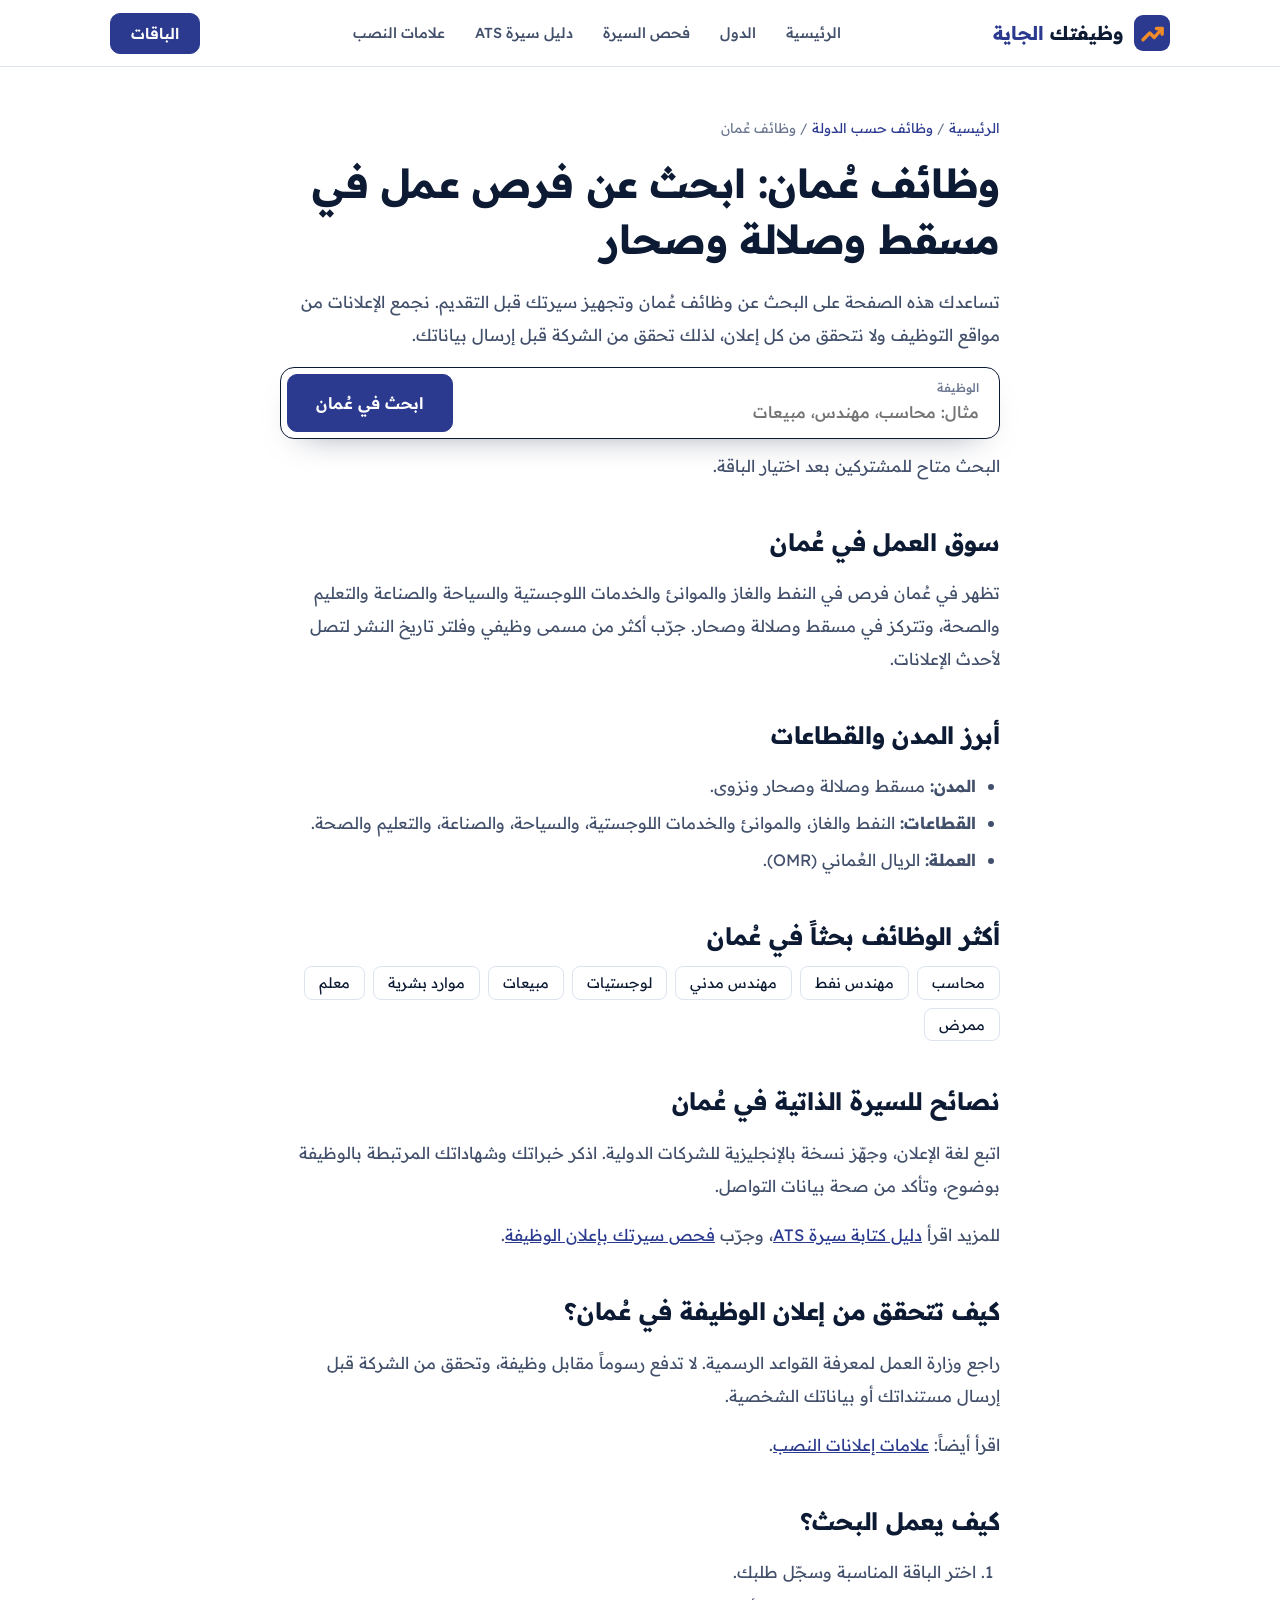
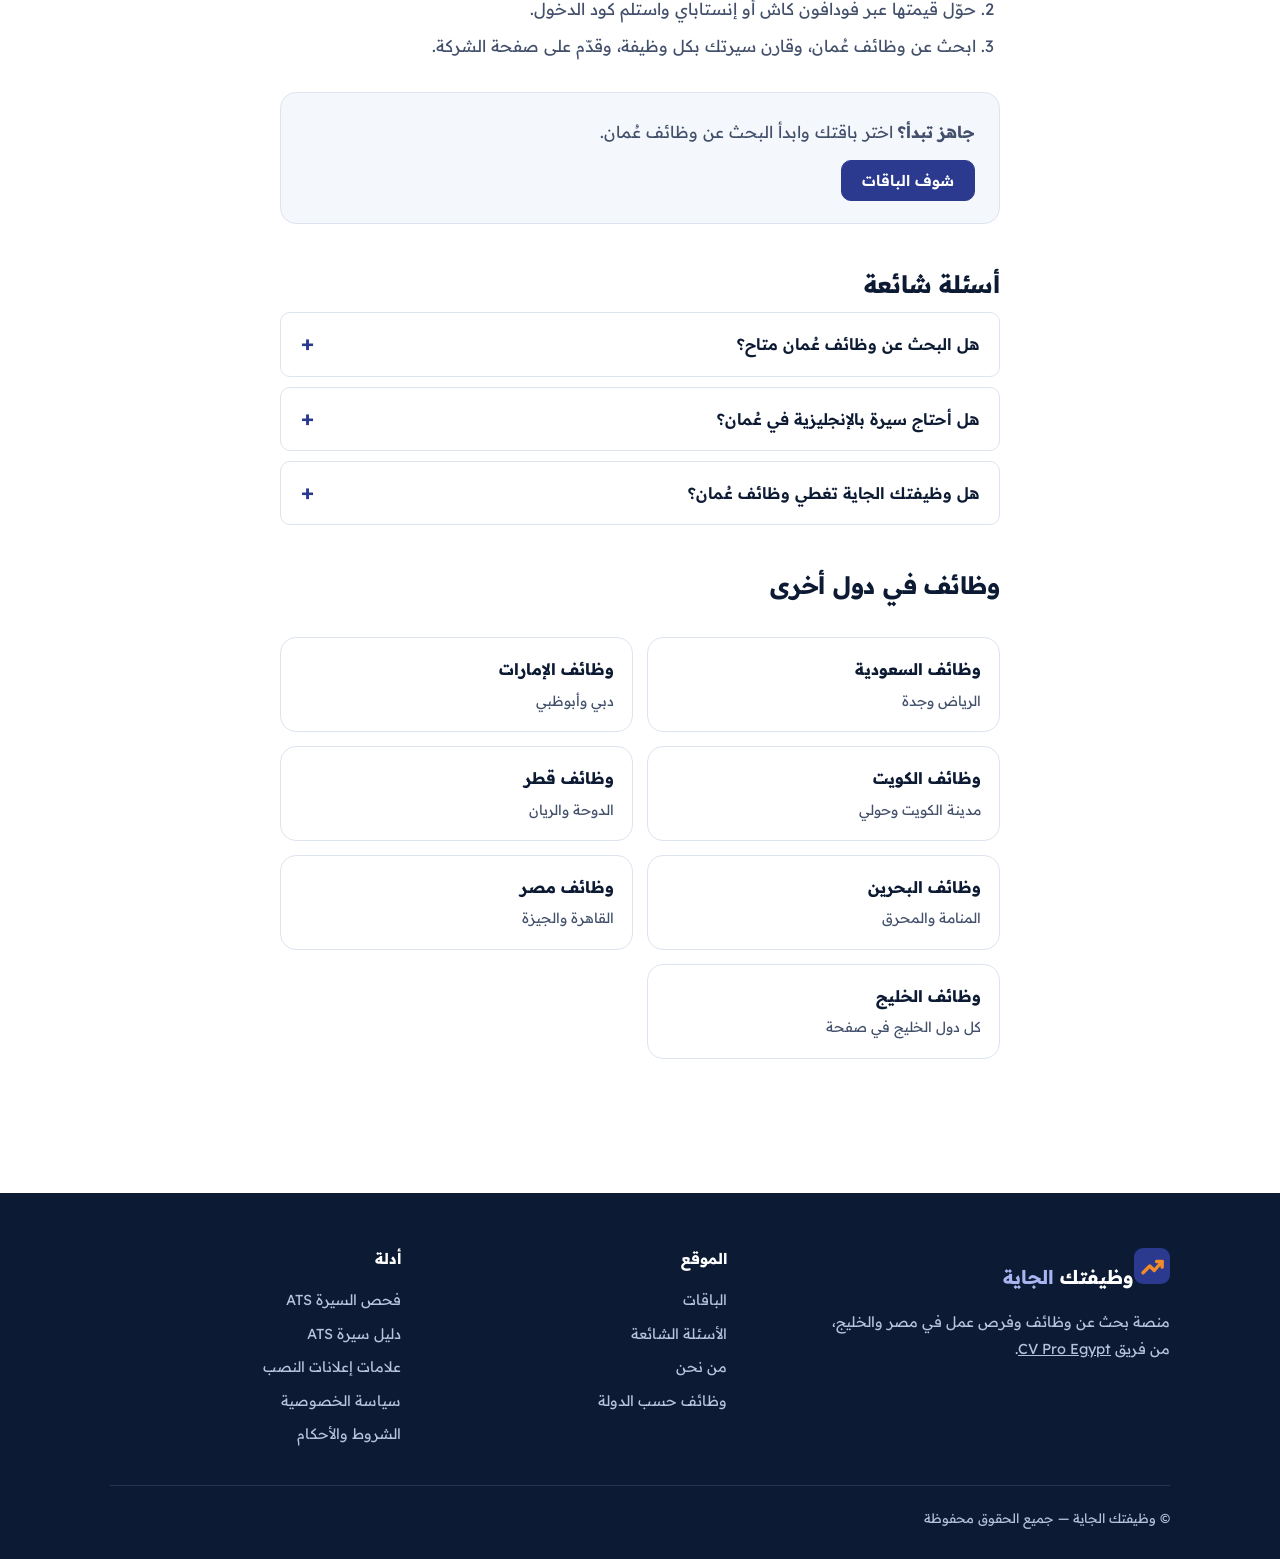
<file: jobs/oman/index.html>
<!DOCTYPE html>
<html lang="ar" dir="rtl"><head><meta charset="utf-8"><meta name="viewport" content="width=device-width, initial-scale=1, viewport-fit=cover">
<title>وظائف عُمان 2026: ابحث وقدّم على وظائف مسقط وصلالة وصحار</title><meta name="description" content="ابحث عن وظائف عُمان 2026 في مسقط وصلالة وصحار: نتائج من مواقع التوظيف، ومقارنة سيرتك بالوظيفة، وتقديم مباشر على صفحة الشركة.">
<meta name="robots" content="index,follow,max-snippet:-1,max-image-preview:large"><meta name="theme-color" content="#2b3a8f">
<link rel="canonical" href="https://wazifetak.github.io/jobs/oman/">
<link rel="icon" href="/logo.svg" type="image/svg+xml"><link rel="icon" href="/favicon-48.png" sizes="48x48" type="image/png"><link rel="apple-touch-icon" href="/apple-touch-icon.png">
<meta property="og:type" content="website"><meta property="og:locale" content="ar_EG"><meta property="og:site_name" content="وظيفتك الجاية"><meta property="og:title" content="وظائف عُمان 2026: ابحث وقدّم على وظائف مسقط وصلالة وصحار"><meta property="og:description" content="ابحث عن وظائف عُمان 2026 في مسقط وصلالة وصحار: نتائج من مواقع التوظيف، ومقارنة سيرتك بالوظيفة، وتقديم مباشر على صفحة الشركة."><meta property="og:url" content="https://wazifetak.github.io/jobs/oman/">
<meta property="og:image" content="https://wazifetak.github.io/og-image.png"><meta property="og:image:type" content="image/png"><meta property="og:image:width" content="1200"><meta property="og:image:height" content="630">
<meta name="twitter:card" content="summary_large_image"><meta name="twitter:title" content="وظائف عُمان 2026: ابحث وقدّم على وظائف مسقط وصلالة وصحار"><meta name="twitter:description" content="ابحث عن وظائف عُمان 2026 في مسقط وصلالة وصحار: نتائج من مواقع التوظيف، ومقارنة سيرتك بالوظيفة، وتقديم مباشر على صفحة الشركة."><meta name="twitter:image" content="https://wazifetak.github.io/og-image.png">
<link rel="preconnect" href="https://fonts.googleapis.com"><link rel="preconnect" href="https://fonts.gstatic.com" crossorigin>
<link href="https://fonts.googleapis.com/css2?family=Readex+Pro:wght@300..700&display=swap" rel="stylesheet"><link rel="stylesheet" href="/site.css">
<script type="application/ld+json">{"@context": "https://schema.org", "@type": "CollectionPage", "name": "وظائف عُمان: ابحث عن فرص عمل في مسقط وصلالة وصحار", "description": "ابحث عن وظائف عُمان 2026 في مسقط وصلالة وصحار: نتائج من مواقع التوظيف، ومقارنة سيرتك بالوظيفة، وتقديم مباشر على صفحة الشركة.", "url": "https://wazifetak.github.io/jobs/oman/", "inLanguage": "ar", "isPartOf": {"@type": "WebSite", "name": "وظيفتك الجاية", "url": "https://wazifetak.github.io/"}, "dateModified": "2026-10-24"}</script>
<script type="application/ld+json">{"@context": "https://schema.org", "@type": "BreadcrumbList", "itemListElement": [{"@type": "ListItem", "position": 1, "name": "الرئيسية", "item": "https://wazifetak.github.io/"}, {"@type": "ListItem", "position": 2, "name": "وظائف حسب الدولة", "item": "https://wazifetak.github.io/jobs/"}, {"@type": "ListItem", "position": 3, "name": "وظائف عُمان", "item": "https://wazifetak.github.io/jobs/oman/"}]}</script>
<script type="application/ld+json">{"@context": "https://schema.org", "@type": "FAQPage", "mainEntity": [{"@type": "Question", "name": "هل البحث عن وظائف عُمان متاح؟", "acceptedAnswer": {"@type": "Answer", "text": "نعم، يمكنك البحث عن وظائف عُمان بعد الاشتراك. جرّب مسميات مختلفة وفلتر تاريخ النشر."}}, {"@type": "Question", "name": "هل أحتاج سيرة بالإنجليزية في عُمان؟", "acceptedAnswer": {"@type": "Answer", "text": "في كثير من الشركات الدولية نعم، وبعض الجهات تقبل العربية. اتبع لغة الإعلان."}}, {"@type": "Question", "name": "هل وظيفتك الجاية تغطي وظائف عُمان؟", "acceptedAnswer": {"@type": "Answer", "text": "نعم، يمكنك البحث عن وظائف عُمان بعد الاشتراك. الخدمة أداة بحث وتقديم ولا تضمن وظيفة أو مقابلة."}}]}</script>
</head><body><svg width="0" height="0" style="position:absolute" aria-hidden="true"><symbol id="lg" viewBox="0 0 64 64"><rect width="64" height="64" rx="16" fill="#2b3a8f"/><path d="M16 44l12-12 8 8 14-16" stroke="#f28c28" stroke-width="6" fill="none" stroke-linecap="round" stroke-linejoin="round"/><path d="M40 24h10v10" stroke="#f28c28" stroke-width="6" fill="none" stroke-linecap="round" stroke-linejoin="round"/></symbol></svg>
<header><div class="w"><nav><a class="logo" href="/" aria-label="وظيفتك الجاية"><svg><use href="#lg"/></svg><span>وظيفتك <i>الجاية</i></span></a>
<div class="nv"><a href="/">الرئيسية</a><a href="/jobs/">الدول</a><a href="/cv-ats-checker/">فحص السيرة</a><a href="/ats-cv-guide/">دليل سيرة ATS</a><a href="/job-scam-signs/">علامات النصب</a></div>
<a class="btn" href="/#plans">الباقات</a></nav></div></header>
<main class="art"><div class="bc"><a href="/">الرئيسية</a> / <a href="/jobs/">وظائف حسب الدولة</a> / وظائف عُمان</div><h1>وظائف عُمان: ابحث عن فرص عمل في مسقط وصلالة وصحار</h1>
<p>تساعدك هذه الصفحة على البحث عن وظائف عُمان وتجهيز سيرتك قبل التقديم. نجمع الإعلانات من مواقع التوظيف ولا نتحقق من كل إعلان، لذلك تحقق من الشركة قبل إرسال بياناتك.</p>
<div class="hs" role="search"><div class="f"><label for="cq">الوظيفة</label><input id="cq" placeholder="مثال: محاسب، مهندس، مبيعات" autocomplete="off"></div><button class="btn lg" id="cgo">ابحث في عُمان</button></div>
<p class="m" style="margin:10px 0 0">البحث متاح للمشتركين بعد اختيار الباقة.</p>
<h2>سوق العمل في عُمان</h2><p>تظهر في عُمان فرص في النفط والغاز والموانئ والخدمات اللوجستية والسياحة والصناعة والتعليم والصحة، وتتركز في مسقط وصلالة وصحار. جرّب أكثر من مسمى وظيفي وفلتر تاريخ النشر لتصل لأحدث الإعلانات.</p>
<h2>أبرز المدن والقطاعات</h2><ul><li><b>المدن:</b> مسقط وصلالة وصحار ونزوى.</li><li><b>القطاعات:</b> النفط والغاز، والموانئ والخدمات اللوجستية، والسياحة، والصناعة، والتعليم والصحة.</li><li><b>العملة:</b> الريال العُماني (OMR).</li></ul>
<h2>أكثر الوظائف بحثاً في عُمان</h2><div class="chp"><a href="/?c=om&amp;q=%D9%85%D8%AD%D8%A7%D8%B3%D8%A8">محاسب</a><a href="/?c=om&amp;q=%D9%85%D9%87%D9%86%D8%AF%D8%B3%20%D9%86%D9%81%D8%B7">مهندس نفط</a><a href="/?c=om&amp;q=%D9%85%D9%87%D9%86%D8%AF%D8%B3%20%D9%85%D8%AF%D9%86%D9%8A">مهندس مدني</a><a href="/?c=om&amp;q=%D9%84%D9%88%D8%AC%D8%B3%D8%AA%D9%8A%D8%A7%D8%AA">لوجستيات</a><a href="/?c=om&amp;q=%D9%85%D8%A8%D9%8A%D8%B9%D8%A7%D8%AA">مبيعات</a><a href="/?c=om&amp;q=%D9%85%D9%88%D8%A7%D8%B1%D8%AF%20%D8%A8%D8%B4%D8%B1%D9%8A%D8%A9">موارد بشرية</a><a href="/?c=om&amp;q=%D9%85%D8%B9%D9%84%D9%85">معلم</a><a href="/?c=om&amp;q=%D9%85%D9%85%D8%B1%D8%B6">ممرض</a></div>
<h2>نصائح للسيرة الذاتية في عُمان</h2><p>اتبع لغة الإعلان، وجهّز نسخة بالإنجليزية للشركات الدولية. اذكر خبراتك وشهاداتك المرتبطة بالوظيفة بوضوح، وتأكد من صحة بيانات التواصل.</p><p>للمزيد اقرأ <a href="/ats-cv-guide/" style="color:var(--ac)">دليل كتابة سيرة ATS</a>، وجرّب <a href="/cv-ats-checker/" style="color:var(--ac)">فحص سيرتك بإعلان الوظيفة</a>.</p>
<h2>كيف تتحقق من إعلان الوظيفة في عُمان؟</h2><p>راجع وزارة العمل لمعرفة القواعد الرسمية. لا تدفع رسوماً مقابل وظيفة، وتحقق من الشركة قبل إرسال مستنداتك أو بياناتك الشخصية.</p><p>اقرأ أيضاً: <a href="/job-scam-signs/" style="color:var(--ac)">علامات إعلانات النصب</a>.</p>
<h2>كيف يعمل البحث؟</h2><ol><li>اختر الباقة المناسبة وسجّل طلبك.</li><li>حوّل قيمتها عبر فودافون كاش أو إنستاباي واستلم كود الدخول.</li><li>ابحث عن وظائف عُمان، وقارن سيرتك بكل وظيفة، وقدّم على صفحة الشركة.</li></ol>
<div class="callout"><p><b>جاهز تبدأ؟</b> اختر باقتك وابدأ البحث عن وظائف عُمان.</p><a class="btn" href="/#plans">شوف الباقات</a></div>
<h2>أسئلة شائعة</h2><details><summary>هل البحث عن وظائف عُمان متاح؟</summary><p>نعم، يمكنك البحث عن وظائف عُمان بعد الاشتراك. جرّب مسميات مختلفة وفلتر تاريخ النشر.</p></details><details><summary>هل أحتاج سيرة بالإنجليزية في عُمان؟</summary><p>في كثير من الشركات الدولية نعم، وبعض الجهات تقبل العربية. اتبع لغة الإعلان.</p></details><details><summary>هل وظيفتك الجاية تغطي وظائف عُمان؟</summary><p>نعم، يمكنك البحث عن وظائف عُمان بعد الاشتراك. الخدمة أداة بحث وتقديم ولا تضمن وظيفة أو مقابلة.</p></details>
<h2>وظائف في دول أخرى</h2><div class="rel"><a href="/jobs/saudi-arabia/"><b>وظائف السعودية</b><span>الرياض وجدة</span></a><a href="/jobs/uae/"><b>وظائف الإمارات</b><span>دبي وأبوظبي</span></a><a href="/jobs/kuwait/"><b>وظائف الكويت</b><span>مدينة الكويت وحولي</span></a><a href="/jobs/qatar/"><b>وظائف قطر</b><span>الدوحة والريان</span></a><a href="/jobs/bahrain/"><b>وظائف البحرين</b><span>المنامة والمحرق</span></a><a href="/jobs/egypt/"><b>وظائف مصر</b><span>القاهرة والجيزة</span></a><a href="/jobs/gulf/"><b>وظائف الخليج</b><span>كل دول الخليج في صفحة</span></a></div>
</main>
<footer><div class="w"><div class="fg"><div><a class="logo" href="/"><svg><use href="#lg"/></svg><span>وظيفتك <i>الجاية</i></span></a><p style="margin:0;max-width:340px">منصة بحث عن وظائف وفرص عمل في مصر والخليج، من فريق <a href="https://cvproservice.github.io/cvpro/" style="display:inline;text-decoration:underline">CV Pro Egypt</a>.</p></div>
<div><h4>الموقع</h4><a href="/#plans">الباقات</a><a href="/#faq">الأسئلة الشائعة</a><a href="/#about">من نحن</a><a href="/jobs/">وظائف حسب الدولة</a></div>
<div><h4>أدلة</h4><a href="/cv-ats-checker/">فحص السيرة ATS</a><a href="/ats-cv-guide/">دليل سيرة ATS</a><a href="/job-scam-signs/">علامات إعلانات النصب</a><a href="/privacy/">سياسة الخصوصية</a><a href="/terms/">الشروط والأحكام</a></div></div>
<div class="cr">© وظيفتك الجاية — جميع الحقوق محفوظة</div></div></footer>
<script>const go=()=>{const q=document.getElementById("cq").value.trim();location.href="/?c=om"+(q?"&q="+encodeURIComponent(q):"")};document.getElementById("cgo").onclick=go;document.getElementById("cq").addEventListener("keydown",e=>{if(e.key==="Enter")go()})</script></body></html>
</file>
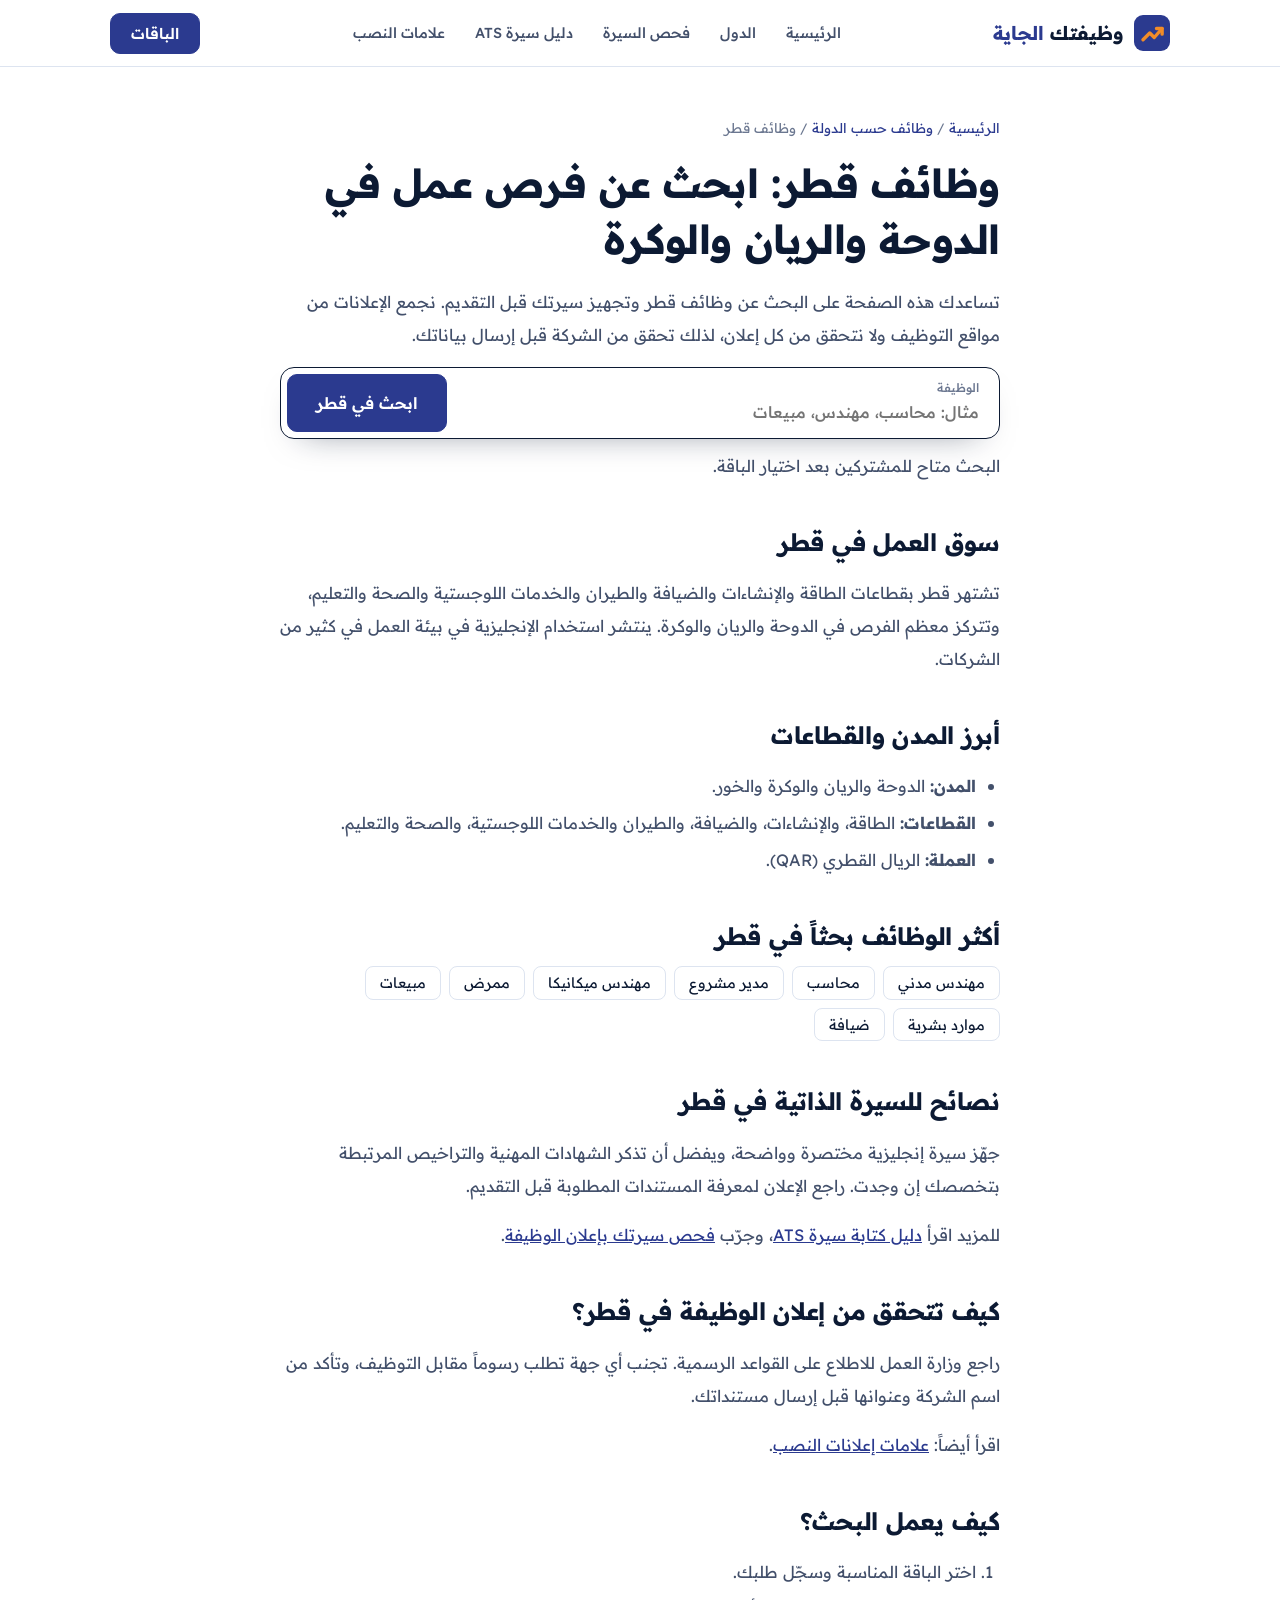
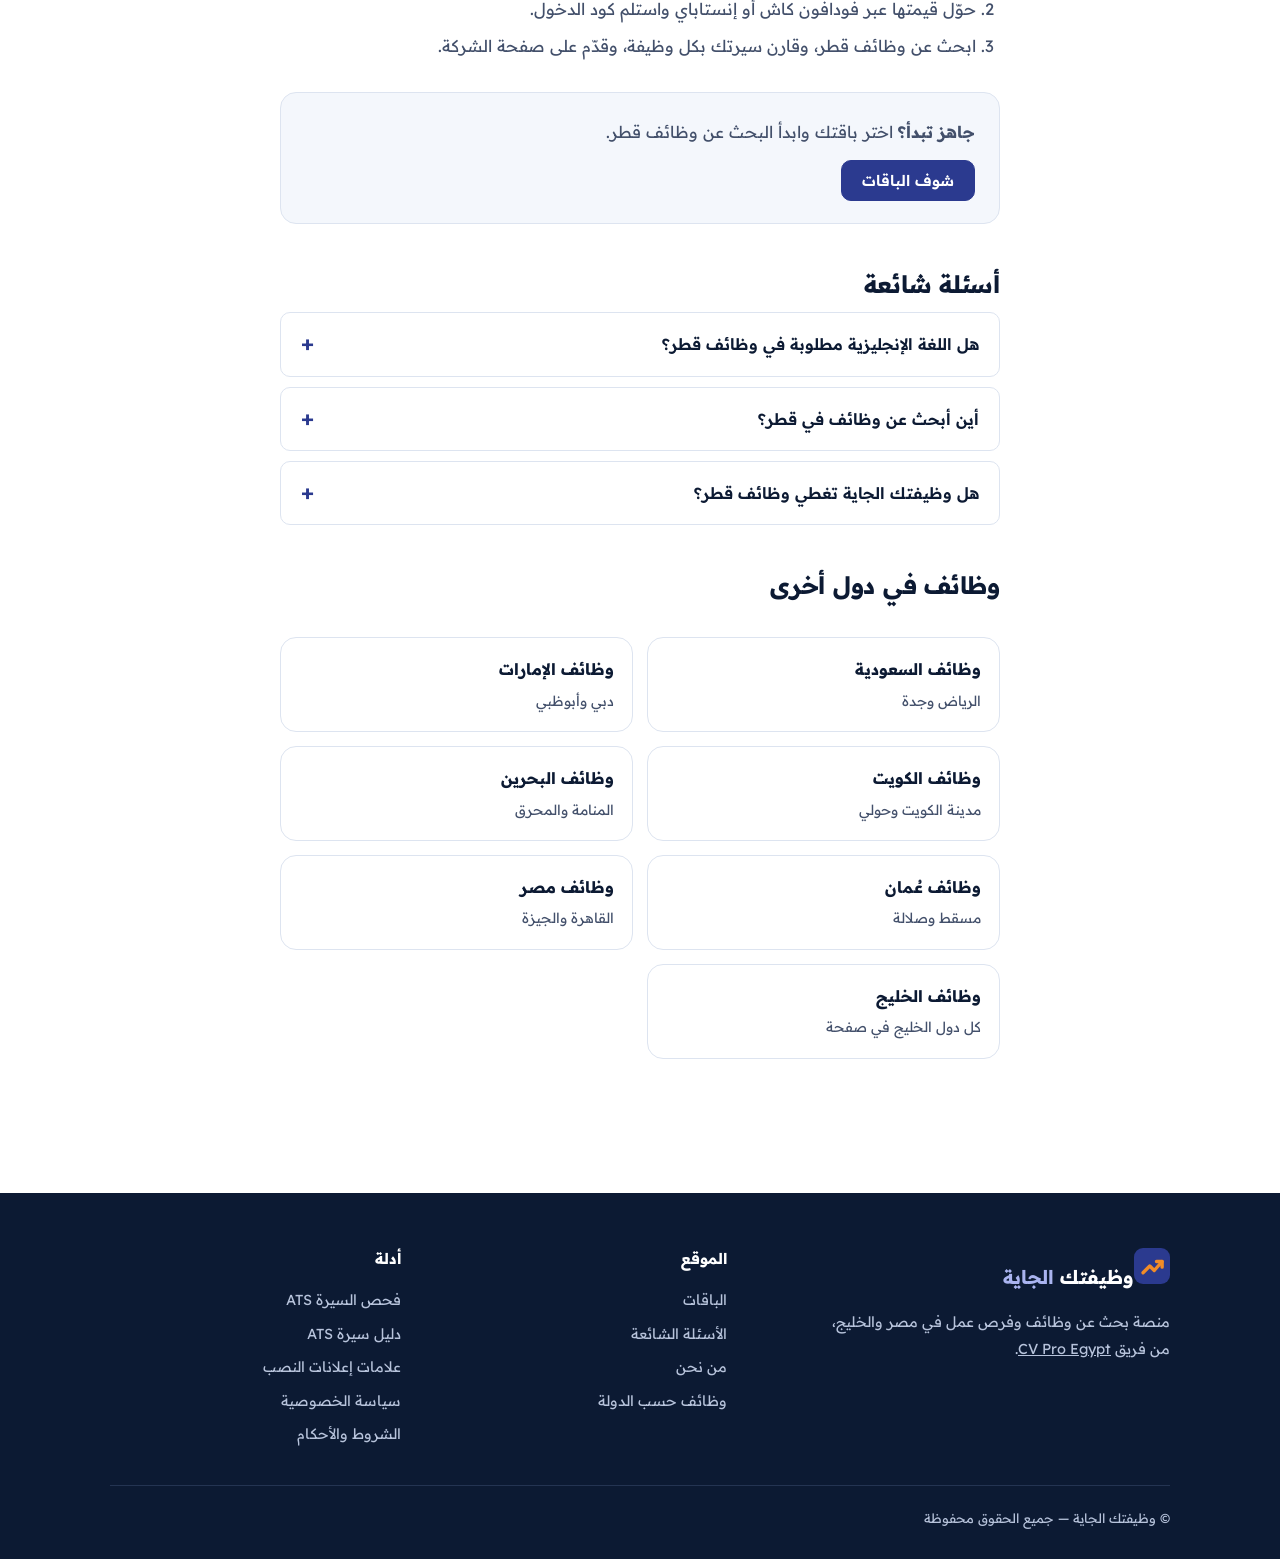
<file: jobs/qatar/index.html>
<!DOCTYPE html>
<html lang="ar" dir="rtl"><head><meta charset="utf-8"><meta name="viewport" content="width=device-width, initial-scale=1, viewport-fit=cover">
<title>وظائف قطر 2026: ابحث وقدّم على وظائف الدوحة والريان والوكرة</title><meta name="description" content="ابحث عن وظائف قطر 2026 في الدوحة والريان والوكرة: نتائج من مواقع التوظيف، ومقارنة سيرتك بالوظيفة، وتقديم مباشر على صفحة الشركة.">
<meta name="robots" content="index,follow,max-snippet:-1,max-image-preview:large"><meta name="theme-color" content="#2b3a8f">
<link rel="canonical" href="https://wazifetak.github.io/jobs/qatar/">
<link rel="icon" href="/logo.svg" type="image/svg+xml"><link rel="icon" href="/favicon-48.png" sizes="48x48" type="image/png"><link rel="apple-touch-icon" href="/apple-touch-icon.png">
<meta property="og:type" content="website"><meta property="og:locale" content="ar_EG"><meta property="og:site_name" content="وظيفتك الجاية"><meta property="og:title" content="وظائف قطر 2026: ابحث وقدّم على وظائف الدوحة والريان والوكرة"><meta property="og:description" content="ابحث عن وظائف قطر 2026 في الدوحة والريان والوكرة: نتائج من مواقع التوظيف، ومقارنة سيرتك بالوظيفة، وتقديم مباشر على صفحة الشركة."><meta property="og:url" content="https://wazifetak.github.io/jobs/qatar/">
<meta property="og:image" content="https://wazifetak.github.io/og-image.png"><meta property="og:image:type" content="image/png"><meta property="og:image:width" content="1200"><meta property="og:image:height" content="630">
<meta name="twitter:card" content="summary_large_image"><meta name="twitter:title" content="وظائف قطر 2026: ابحث وقدّم على وظائف الدوحة والريان والوكرة"><meta name="twitter:description" content="ابحث عن وظائف قطر 2026 في الدوحة والريان والوكرة: نتائج من مواقع التوظيف، ومقارنة سيرتك بالوظيفة، وتقديم مباشر على صفحة الشركة."><meta name="twitter:image" content="https://wazifetak.github.io/og-image.png">
<link rel="preconnect" href="https://fonts.googleapis.com"><link rel="preconnect" href="https://fonts.gstatic.com" crossorigin>
<link href="https://fonts.googleapis.com/css2?family=Readex+Pro:wght@300..700&display=swap" rel="stylesheet"><link rel="stylesheet" href="/site.css">
<script type="application/ld+json">{"@context": "https://schema.org", "@type": "CollectionPage", "name": "وظائف قطر: ابحث عن فرص عمل في الدوحة والريان والوكرة", "description": "ابحث عن وظائف قطر 2026 في الدوحة والريان والوكرة: نتائج من مواقع التوظيف، ومقارنة سيرتك بالوظيفة، وتقديم مباشر على صفحة الشركة.", "url": "https://wazifetak.github.io/jobs/qatar/", "inLanguage": "ar", "isPartOf": {"@type": "WebSite", "name": "وظيفتك الجاية", "url": "https://wazifetak.github.io/"}, "dateModified": "2026-10-24"}</script>
<script type="application/ld+json">{"@context": "https://schema.org", "@type": "BreadcrumbList", "itemListElement": [{"@type": "ListItem", "position": 1, "name": "الرئيسية", "item": "https://wazifetak.github.io/"}, {"@type": "ListItem", "position": 2, "name": "وظائف حسب الدولة", "item": "https://wazifetak.github.io/jobs/"}, {"@type": "ListItem", "position": 3, "name": "وظائف قطر", "item": "https://wazifetak.github.io/jobs/qatar/"}]}</script>
<script type="application/ld+json">{"@context": "https://schema.org", "@type": "FAQPage", "mainEntity": [{"@type": "Question", "name": "هل اللغة الإنجليزية مطلوبة في وظائف قطر؟", "acceptedAnswer": {"@type": "Answer", "text": "في كثير من الشركات تُستخدم الإنجليزية في العمل، لكن اتبع ما يطلبه الإعلان."}}, {"@type": "Question", "name": "أين أبحث عن وظائف في قطر؟", "acceptedAnswer": {"@type": "Answer", "text": "يمكنك البحث بالدوحة أو بمدن أخرى في وظيفتك الجاية حسب مسمى وظيفتك، وجرّب أكثر من كلمة بحث."}}, {"@type": "Question", "name": "هل وظيفتك الجاية تغطي وظائف قطر؟", "acceptedAnswer": {"@type": "Answer", "text": "نعم، يمكنك البحث عن وظائف قطر بعد الاشتراك. الخدمة أداة بحث وتقديم ولا تضمن وظيفة أو مقابلة."}}]}</script>
</head><body><svg width="0" height="0" style="position:absolute" aria-hidden="true"><symbol id="lg" viewBox="0 0 64 64"><rect width="64" height="64" rx="16" fill="#2b3a8f"/><path d="M16 44l12-12 8 8 14-16" stroke="#f28c28" stroke-width="6" fill="none" stroke-linecap="round" stroke-linejoin="round"/><path d="M40 24h10v10" stroke="#f28c28" stroke-width="6" fill="none" stroke-linecap="round" stroke-linejoin="round"/></symbol></svg>
<header><div class="w"><nav><a class="logo" href="/" aria-label="وظيفتك الجاية"><svg><use href="#lg"/></svg><span>وظيفتك <i>الجاية</i></span></a>
<div class="nv"><a href="/">الرئيسية</a><a href="/jobs/">الدول</a><a href="/cv-ats-checker/">فحص السيرة</a><a href="/ats-cv-guide/">دليل سيرة ATS</a><a href="/job-scam-signs/">علامات النصب</a></div>
<a class="btn" href="/#plans">الباقات</a></nav></div></header>
<main class="art"><div class="bc"><a href="/">الرئيسية</a> / <a href="/jobs/">وظائف حسب الدولة</a> / وظائف قطر</div><h1>وظائف قطر: ابحث عن فرص عمل في الدوحة والريان والوكرة</h1>
<p>تساعدك هذه الصفحة على البحث عن وظائف قطر وتجهيز سيرتك قبل التقديم. نجمع الإعلانات من مواقع التوظيف ولا نتحقق من كل إعلان، لذلك تحقق من الشركة قبل إرسال بياناتك.</p>
<div class="hs" role="search"><div class="f"><label for="cq">الوظيفة</label><input id="cq" placeholder="مثال: محاسب، مهندس، مبيعات" autocomplete="off"></div><button class="btn lg" id="cgo">ابحث في قطر</button></div>
<p class="m" style="margin:10px 0 0">البحث متاح للمشتركين بعد اختيار الباقة.</p>
<h2>سوق العمل في قطر</h2><p>تشتهر قطر بقطاعات الطاقة والإنشاءات والضيافة والطيران والخدمات اللوجستية والصحة والتعليم، وتتركز معظم الفرص في الدوحة والريان والوكرة. ينتشر استخدام الإنجليزية في بيئة العمل في كثير من الشركات.</p>
<h2>أبرز المدن والقطاعات</h2><ul><li><b>المدن:</b> الدوحة والريان والوكرة والخور.</li><li><b>القطاعات:</b> الطاقة، والإنشاءات، والضيافة، والطيران والخدمات اللوجستية، والصحة والتعليم.</li><li><b>العملة:</b> الريال القطري (QAR).</li></ul>
<h2>أكثر الوظائف بحثاً في قطر</h2><div class="chp"><a href="/?c=qa&amp;q=%D9%85%D9%87%D9%86%D8%AF%D8%B3%20%D9%85%D8%AF%D9%86%D9%8A">مهندس مدني</a><a href="/?c=qa&amp;q=%D9%85%D8%AD%D8%A7%D8%B3%D8%A8">محاسب</a><a href="/?c=qa&amp;q=%D9%85%D8%AF%D9%8A%D8%B1%20%D9%85%D8%B4%D8%B1%D9%88%D8%B9">مدير مشروع</a><a href="/?c=qa&amp;q=%D9%85%D9%87%D9%86%D8%AF%D8%B3%20%D9%85%D9%8A%D9%83%D8%A7%D9%86%D9%8A%D9%83%D8%A7">مهندس ميكانيكا</a><a href="/?c=qa&amp;q=%D9%85%D9%85%D8%B1%D8%B6">ممرض</a><a href="/?c=qa&amp;q=%D9%85%D8%A8%D9%8A%D8%B9%D8%A7%D8%AA">مبيعات</a><a href="/?c=qa&amp;q=%D9%85%D9%88%D8%A7%D8%B1%D8%AF%20%D8%A8%D8%B4%D8%B1%D9%8A%D8%A9">موارد بشرية</a><a href="/?c=qa&amp;q=%D8%B6%D9%8A%D8%A7%D9%81%D8%A9">ضيافة</a></div>
<h2>نصائح للسيرة الذاتية في قطر</h2><p>جهّز سيرة إنجليزية مختصرة وواضحة، ويفضل أن تذكر الشهادات المهنية والتراخيص المرتبطة بتخصصك إن وجدت. راجع الإعلان لمعرفة المستندات المطلوبة قبل التقديم.</p><p>للمزيد اقرأ <a href="/ats-cv-guide/" style="color:var(--ac)">دليل كتابة سيرة ATS</a>، وجرّب <a href="/cv-ats-checker/" style="color:var(--ac)">فحص سيرتك بإعلان الوظيفة</a>.</p>
<h2>كيف تتحقق من إعلان الوظيفة في قطر؟</h2><p>راجع وزارة العمل للاطلاع على القواعد الرسمية. تجنب أي جهة تطلب رسوماً مقابل التوظيف، وتأكد من اسم الشركة وعنوانها قبل إرسال مستنداتك.</p><p>اقرأ أيضاً: <a href="/job-scam-signs/" style="color:var(--ac)">علامات إعلانات النصب</a>.</p>
<h2>كيف يعمل البحث؟</h2><ol><li>اختر الباقة المناسبة وسجّل طلبك.</li><li>حوّل قيمتها عبر فودافون كاش أو إنستاباي واستلم كود الدخول.</li><li>ابحث عن وظائف قطر، وقارن سيرتك بكل وظيفة، وقدّم على صفحة الشركة.</li></ol>
<div class="callout"><p><b>جاهز تبدأ؟</b> اختر باقتك وابدأ البحث عن وظائف قطر.</p><a class="btn" href="/#plans">شوف الباقات</a></div>
<h2>أسئلة شائعة</h2><details><summary>هل اللغة الإنجليزية مطلوبة في وظائف قطر؟</summary><p>في كثير من الشركات تُستخدم الإنجليزية في العمل، لكن اتبع ما يطلبه الإعلان.</p></details><details><summary>أين أبحث عن وظائف في قطر؟</summary><p>يمكنك البحث بالدوحة أو بمدن أخرى في وظيفتك الجاية حسب مسمى وظيفتك، وجرّب أكثر من كلمة بحث.</p></details><details><summary>هل وظيفتك الجاية تغطي وظائف قطر؟</summary><p>نعم، يمكنك البحث عن وظائف قطر بعد الاشتراك. الخدمة أداة بحث وتقديم ولا تضمن وظيفة أو مقابلة.</p></details>
<h2>وظائف في دول أخرى</h2><div class="rel"><a href="/jobs/saudi-arabia/"><b>وظائف السعودية</b><span>الرياض وجدة</span></a><a href="/jobs/uae/"><b>وظائف الإمارات</b><span>دبي وأبوظبي</span></a><a href="/jobs/kuwait/"><b>وظائف الكويت</b><span>مدينة الكويت وحولي</span></a><a href="/jobs/bahrain/"><b>وظائف البحرين</b><span>المنامة والمحرق</span></a><a href="/jobs/oman/"><b>وظائف عُمان</b><span>مسقط وصلالة</span></a><a href="/jobs/egypt/"><b>وظائف مصر</b><span>القاهرة والجيزة</span></a><a href="/jobs/gulf/"><b>وظائف الخليج</b><span>كل دول الخليج في صفحة</span></a></div>
</main>
<footer><div class="w"><div class="fg"><div><a class="logo" href="/"><svg><use href="#lg"/></svg><span>وظيفتك <i>الجاية</i></span></a><p style="margin:0;max-width:340px">منصة بحث عن وظائف وفرص عمل في مصر والخليج، من فريق <a href="https://cvproservice.github.io/cvpro/" style="display:inline;text-decoration:underline">CV Pro Egypt</a>.</p></div>
<div><h4>الموقع</h4><a href="/#plans">الباقات</a><a href="/#faq">الأسئلة الشائعة</a><a href="/#about">من نحن</a><a href="/jobs/">وظائف حسب الدولة</a></div>
<div><h4>أدلة</h4><a href="/cv-ats-checker/">فحص السيرة ATS</a><a href="/ats-cv-guide/">دليل سيرة ATS</a><a href="/job-scam-signs/">علامات إعلانات النصب</a><a href="/privacy/">سياسة الخصوصية</a><a href="/terms/">الشروط والأحكام</a></div></div>
<div class="cr">© وظيفتك الجاية — جميع الحقوق محفوظة</div></div></footer>
<script>const go=()=>{const q=document.getElementById("cq").value.trim();location.href="/?c=qa"+(q?"&q="+encodeURIComponent(q):"")};document.getElementById("cgo").onclick=go;document.getElementById("cq").addEventListener("keydown",e=>{if(e.key==="Enter")go()})</script></body></html>
</file>
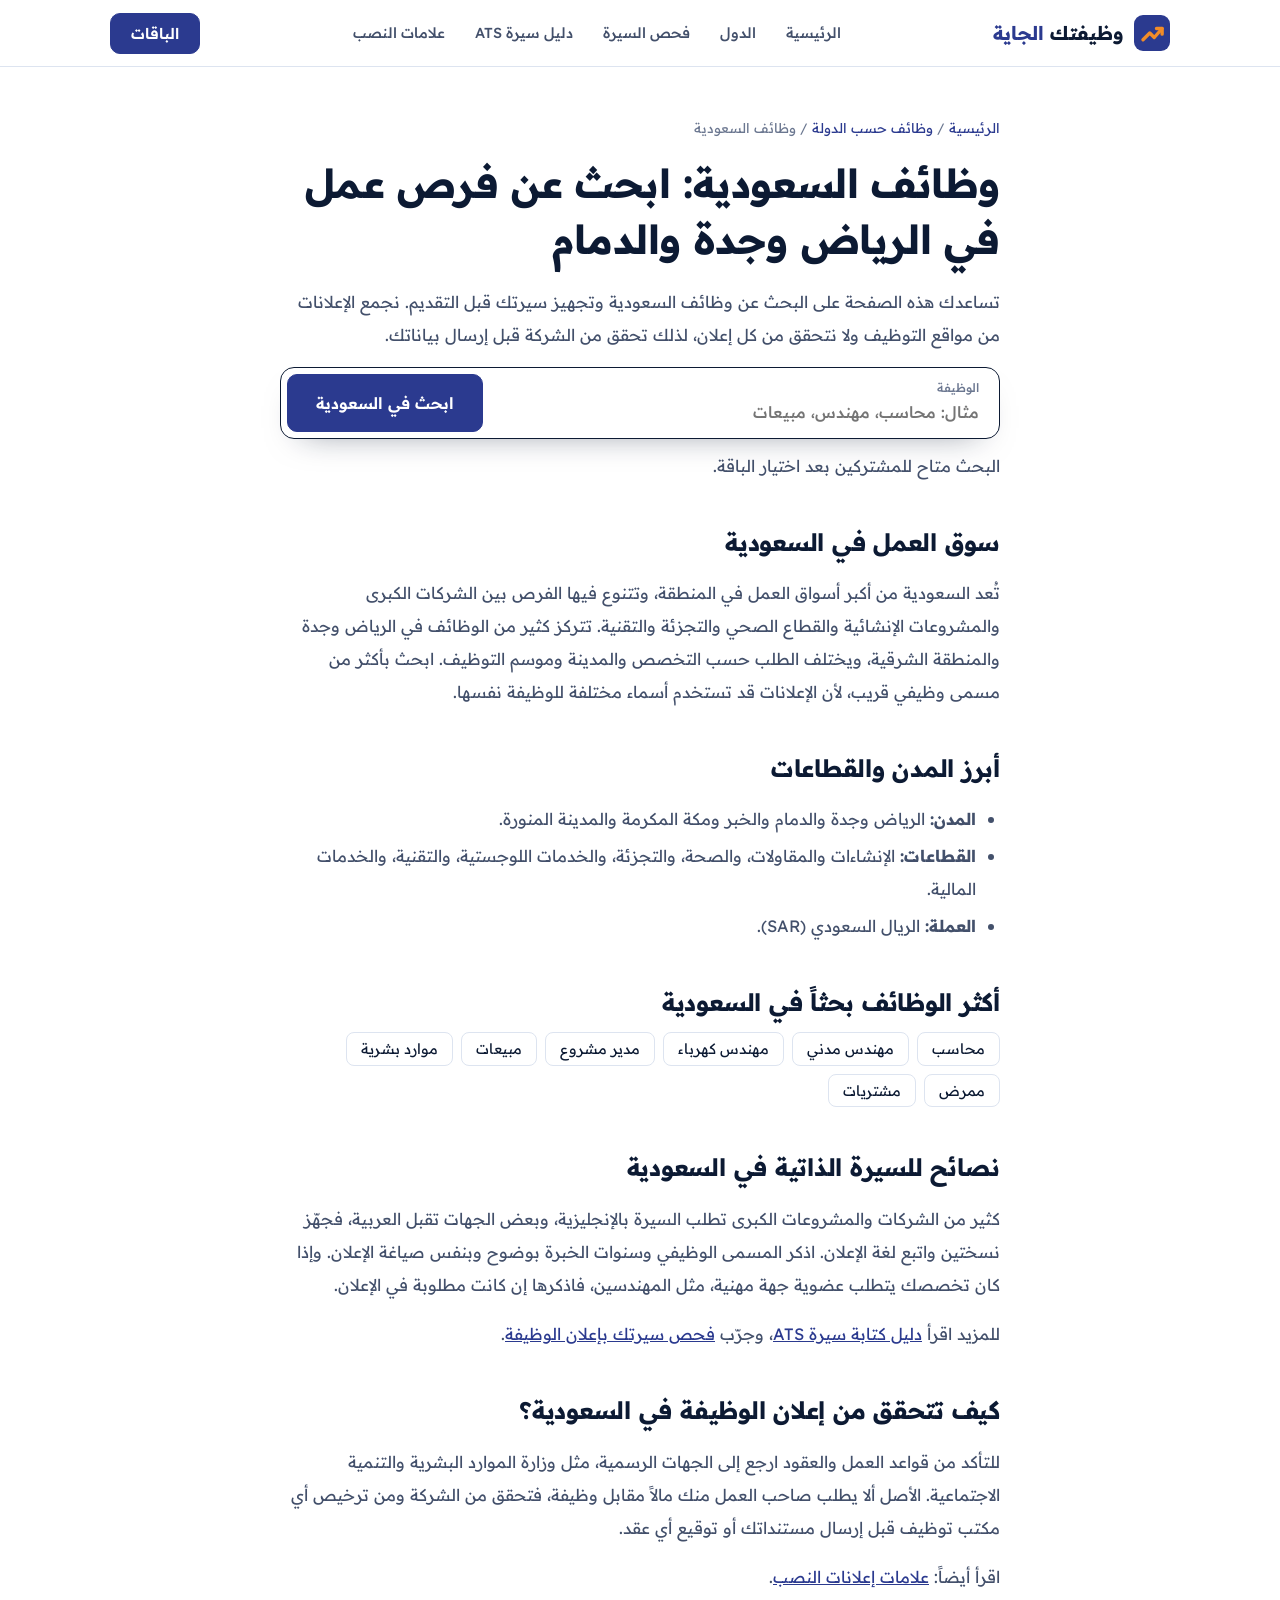
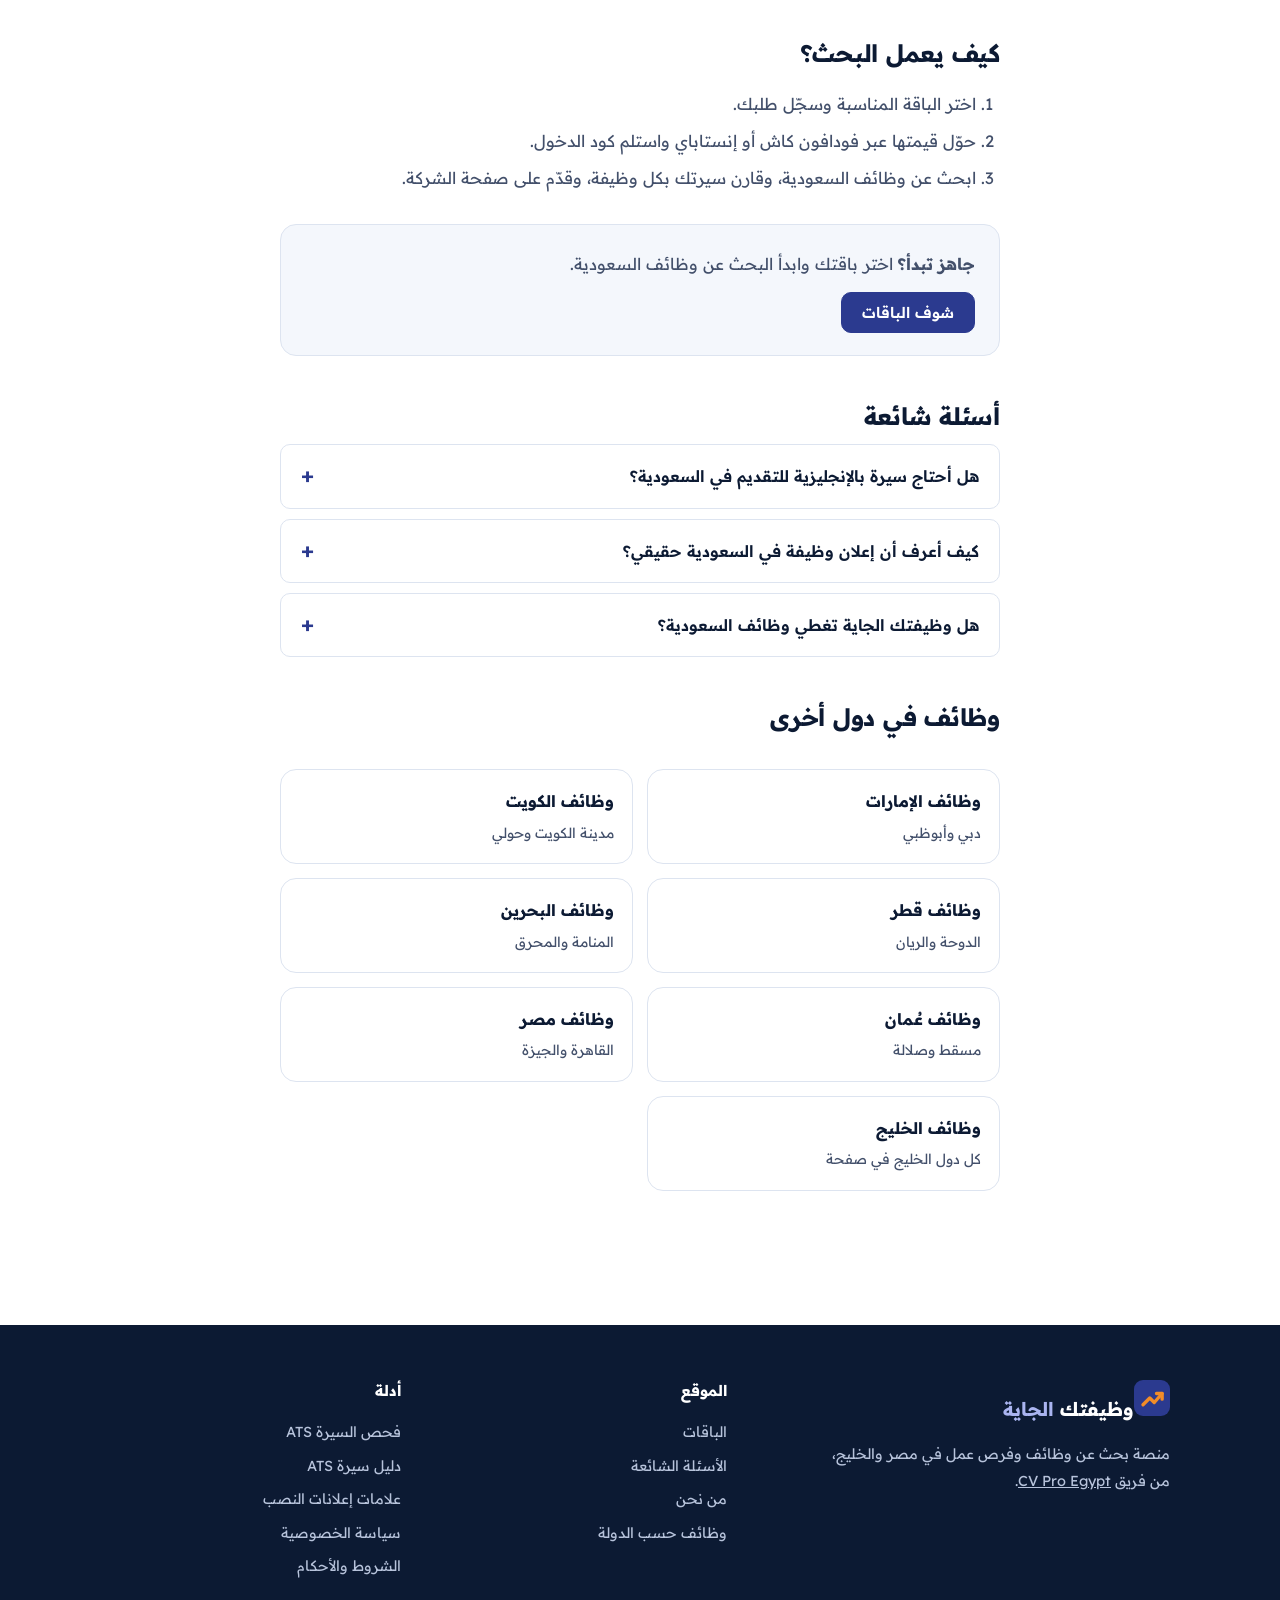
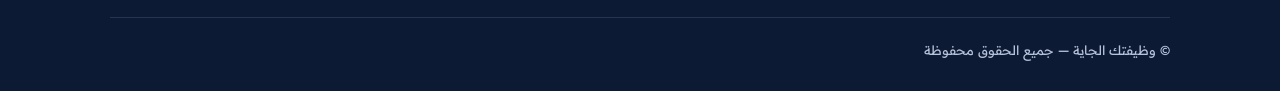
<file: jobs/saudi-arabia/index.html>
<!DOCTYPE html>
<html lang="ar" dir="rtl"><head><meta charset="utf-8"><meta name="viewport" content="width=device-width, initial-scale=1, viewport-fit=cover">
<title>وظائف السعودية 2026: ابحث وقدّم على وظائف الرياض وجدة والدمام</title><meta name="description" content="ابحث عن وظائف السعودية 2026 في الرياض وجدة والدمام: نتائج من مواقع التوظيف، ومقارنة سيرتك بالوظيفة، وتقديم مباشر على صفحة الشركة.">
<meta name="robots" content="index,follow,max-snippet:-1,max-image-preview:large"><meta name="theme-color" content="#2b3a8f">
<link rel="canonical" href="https://wazifetak.github.io/jobs/saudi-arabia/">
<link rel="icon" href="/logo.svg" type="image/svg+xml"><link rel="icon" href="/favicon-48.png" sizes="48x48" type="image/png"><link rel="apple-touch-icon" href="/apple-touch-icon.png">
<meta property="og:type" content="website"><meta property="og:locale" content="ar_EG"><meta property="og:site_name" content="وظيفتك الجاية"><meta property="og:title" content="وظائف السعودية 2026: ابحث وقدّم على وظائف الرياض وجدة والدمام"><meta property="og:description" content="ابحث عن وظائف السعودية 2026 في الرياض وجدة والدمام: نتائج من مواقع التوظيف، ومقارنة سيرتك بالوظيفة، وتقديم مباشر على صفحة الشركة."><meta property="og:url" content="https://wazifetak.github.io/jobs/saudi-arabia/">
<meta property="og:image" content="https://wazifetak.github.io/og-image.png"><meta property="og:image:type" content="image/png"><meta property="og:image:width" content="1200"><meta property="og:image:height" content="630">
<meta name="twitter:card" content="summary_large_image"><meta name="twitter:title" content="وظائف السعودية 2026: ابحث وقدّم على وظائف الرياض وجدة والدمام"><meta name="twitter:description" content="ابحث عن وظائف السعودية 2026 في الرياض وجدة والدمام: نتائج من مواقع التوظيف، ومقارنة سيرتك بالوظيفة، وتقديم مباشر على صفحة الشركة."><meta name="twitter:image" content="https://wazifetak.github.io/og-image.png">
<link rel="preconnect" href="https://fonts.googleapis.com"><link rel="preconnect" href="https://fonts.gstatic.com" crossorigin>
<link href="https://fonts.googleapis.com/css2?family=Readex+Pro:wght@300..700&display=swap" rel="stylesheet"><link rel="stylesheet" href="/site.css">
<script type="application/ld+json">{"@context": "https://schema.org", "@type": "CollectionPage", "name": "وظائف السعودية: ابحث عن فرص عمل في الرياض وجدة والدمام", "description": "ابحث عن وظائف السعودية 2026 في الرياض وجدة والدمام: نتائج من مواقع التوظيف، ومقارنة سيرتك بالوظيفة، وتقديم مباشر على صفحة الشركة.", "url": "https://wazifetak.github.io/jobs/saudi-arabia/", "inLanguage": "ar", "isPartOf": {"@type": "WebSite", "name": "وظيفتك الجاية", "url": "https://wazifetak.github.io/"}, "dateModified": "2026-10-24"}</script>
<script type="application/ld+json">{"@context": "https://schema.org", "@type": "BreadcrumbList", "itemListElement": [{"@type": "ListItem", "position": 1, "name": "الرئيسية", "item": "https://wazifetak.github.io/"}, {"@type": "ListItem", "position": 2, "name": "وظائف حسب الدولة", "item": "https://wazifetak.github.io/jobs/"}, {"@type": "ListItem", "position": 3, "name": "وظائف السعودية", "item": "https://wazifetak.github.io/jobs/saudi-arabia/"}]}</script>
<script type="application/ld+json">{"@context": "https://schema.org", "@type": "FAQPage", "mainEntity": [{"@type": "Question", "name": "هل أحتاج سيرة بالإنجليزية للتقديم في السعودية؟", "acceptedAnswer": {"@type": "Answer", "text": "كثير من الشركات تطلبها، لكن اتبع لغة الإعلان. الأفضل أن تجهز نسخة عربية ونسخة إنجليزية بنفس المحتوى."}}, {"@type": "Question", "name": "كيف أعرف أن إعلان وظيفة في السعودية حقيقي؟", "acceptedAnswer": {"@type": "Answer", "text": "ابحث عن الشركة وموقعها الرسمي، وقارن بريد التواصل بنطاقها، ولا تدفع رسوماً مقابل التوظيف. راجع دليل علامات إعلانات النصب في موقعنا."}}, {"@type": "Question", "name": "هل وظيفتك الجاية تغطي وظائف السعودية؟", "acceptedAnswer": {"@type": "Answer", "text": "نعم، يمكنك البحث عن وظائف السعودية بعد الاشتراك. الخدمة أداة بحث وتقديم ولا تضمن وظيفة أو مقابلة."}}]}</script>
</head><body><svg width="0" height="0" style="position:absolute" aria-hidden="true"><symbol id="lg" viewBox="0 0 64 64"><rect width="64" height="64" rx="16" fill="#2b3a8f"/><path d="M16 44l12-12 8 8 14-16" stroke="#f28c28" stroke-width="6" fill="none" stroke-linecap="round" stroke-linejoin="round"/><path d="M40 24h10v10" stroke="#f28c28" stroke-width="6" fill="none" stroke-linecap="round" stroke-linejoin="round"/></symbol></svg>
<header><div class="w"><nav><a class="logo" href="/" aria-label="وظيفتك الجاية"><svg><use href="#lg"/></svg><span>وظيفتك <i>الجاية</i></span></a>
<div class="nv"><a href="/">الرئيسية</a><a href="/jobs/">الدول</a><a href="/cv-ats-checker/">فحص السيرة</a><a href="/ats-cv-guide/">دليل سيرة ATS</a><a href="/job-scam-signs/">علامات النصب</a></div>
<a class="btn" href="/#plans">الباقات</a></nav></div></header>
<main class="art"><div class="bc"><a href="/">الرئيسية</a> / <a href="/jobs/">وظائف حسب الدولة</a> / وظائف السعودية</div><h1>وظائف السعودية: ابحث عن فرص عمل في الرياض وجدة والدمام</h1>
<p>تساعدك هذه الصفحة على البحث عن وظائف السعودية وتجهيز سيرتك قبل التقديم. نجمع الإعلانات من مواقع التوظيف ولا نتحقق من كل إعلان، لذلك تحقق من الشركة قبل إرسال بياناتك.</p>
<div class="hs" role="search"><div class="f"><label for="cq">الوظيفة</label><input id="cq" placeholder="مثال: محاسب، مهندس، مبيعات" autocomplete="off"></div><button class="btn lg" id="cgo">ابحث في السعودية</button></div>
<p class="m" style="margin:10px 0 0">البحث متاح للمشتركين بعد اختيار الباقة.</p>
<h2>سوق العمل في السعودية</h2><p>تُعد السعودية من أكبر أسواق العمل في المنطقة، وتتنوع فيها الفرص بين الشركات الكبرى والمشروعات الإنشائية والقطاع الصحي والتجزئة والتقنية. تتركز كثير من الوظائف في الرياض وجدة والمنطقة الشرقية، ويختلف الطلب حسب التخصص والمدينة وموسم التوظيف. ابحث بأكثر من مسمى وظيفي قريب، لأن الإعلانات قد تستخدم أسماء مختلفة للوظيفة نفسها.</p>
<h2>أبرز المدن والقطاعات</h2><ul><li><b>المدن:</b> الرياض وجدة والدمام والخبر ومكة المكرمة والمدينة المنورة.</li><li><b>القطاعات:</b> الإنشاءات والمقاولات، والصحة، والتجزئة، والخدمات اللوجستية، والتقنية، والخدمات المالية.</li><li><b>العملة:</b> الريال السعودي (SAR).</li></ul>
<h2>أكثر الوظائف بحثاً في السعودية</h2><div class="chp"><a href="/?c=sa&amp;q=%D9%85%D8%AD%D8%A7%D8%B3%D8%A8">محاسب</a><a href="/?c=sa&amp;q=%D9%85%D9%87%D9%86%D8%AF%D8%B3%20%D9%85%D8%AF%D9%86%D9%8A">مهندس مدني</a><a href="/?c=sa&amp;q=%D9%85%D9%87%D9%86%D8%AF%D8%B3%20%D9%83%D9%87%D8%B1%D8%A8%D8%A7%D8%A1">مهندس كهرباء</a><a href="/?c=sa&amp;q=%D9%85%D8%AF%D9%8A%D8%B1%20%D9%85%D8%B4%D8%B1%D9%88%D8%B9">مدير مشروع</a><a href="/?c=sa&amp;q=%D9%85%D8%A8%D9%8A%D8%B9%D8%A7%D8%AA">مبيعات</a><a href="/?c=sa&amp;q=%D9%85%D9%88%D8%A7%D8%B1%D8%AF%20%D8%A8%D8%B4%D8%B1%D9%8A%D8%A9">موارد بشرية</a><a href="/?c=sa&amp;q=%D9%85%D9%85%D8%B1%D8%B6">ممرض</a><a href="/?c=sa&amp;q=%D9%85%D8%B4%D8%AA%D8%B1%D9%8A%D8%A7%D8%AA">مشتريات</a></div>
<h2>نصائح للسيرة الذاتية في السعودية</h2><p>كثير من الشركات والمشروعات الكبرى تطلب السيرة بالإنجليزية، وبعض الجهات تقبل العربية، فجهّز نسختين واتبع لغة الإعلان. اذكر المسمى الوظيفي وسنوات الخبرة بوضوح وبنفس صياغة الإعلان. وإذا كان تخصصك يتطلب عضوية جهة مهنية، مثل المهندسين، فاذكرها إن كانت مطلوبة في الإعلان.</p><p>للمزيد اقرأ <a href="/ats-cv-guide/" style="color:var(--ac)">دليل كتابة سيرة ATS</a>، وجرّب <a href="/cv-ats-checker/" style="color:var(--ac)">فحص سيرتك بإعلان الوظيفة</a>.</p>
<h2>كيف تتحقق من إعلان الوظيفة في السعودية؟</h2><p>للتأكد من قواعد العمل والعقود ارجع إلى الجهات الرسمية، مثل وزارة الموارد البشرية والتنمية الاجتماعية. الأصل ألا يطلب صاحب العمل منك مالاً مقابل وظيفة، فتحقق من الشركة ومن ترخيص أي مكتب توظيف قبل إرسال مستنداتك أو توقيع أي عقد.</p><p>اقرأ أيضاً: <a href="/job-scam-signs/" style="color:var(--ac)">علامات إعلانات النصب</a>.</p>
<h2>كيف يعمل البحث؟</h2><ol><li>اختر الباقة المناسبة وسجّل طلبك.</li><li>حوّل قيمتها عبر فودافون كاش أو إنستاباي واستلم كود الدخول.</li><li>ابحث عن وظائف السعودية، وقارن سيرتك بكل وظيفة، وقدّم على صفحة الشركة.</li></ol>
<div class="callout"><p><b>جاهز تبدأ؟</b> اختر باقتك وابدأ البحث عن وظائف السعودية.</p><a class="btn" href="/#plans">شوف الباقات</a></div>
<h2>أسئلة شائعة</h2><details><summary>هل أحتاج سيرة بالإنجليزية للتقديم في السعودية؟</summary><p>كثير من الشركات تطلبها، لكن اتبع لغة الإعلان. الأفضل أن تجهز نسخة عربية ونسخة إنجليزية بنفس المحتوى.</p></details><details><summary>كيف أعرف أن إعلان وظيفة في السعودية حقيقي؟</summary><p>ابحث عن الشركة وموقعها الرسمي، وقارن بريد التواصل بنطاقها، ولا تدفع رسوماً مقابل التوظيف. راجع دليل علامات إعلانات النصب في موقعنا.</p></details><details><summary>هل وظيفتك الجاية تغطي وظائف السعودية؟</summary><p>نعم، يمكنك البحث عن وظائف السعودية بعد الاشتراك. الخدمة أداة بحث وتقديم ولا تضمن وظيفة أو مقابلة.</p></details>
<h2>وظائف في دول أخرى</h2><div class="rel"><a href="/jobs/uae/"><b>وظائف الإمارات</b><span>دبي وأبوظبي</span></a><a href="/jobs/kuwait/"><b>وظائف الكويت</b><span>مدينة الكويت وحولي</span></a><a href="/jobs/qatar/"><b>وظائف قطر</b><span>الدوحة والريان</span></a><a href="/jobs/bahrain/"><b>وظائف البحرين</b><span>المنامة والمحرق</span></a><a href="/jobs/oman/"><b>وظائف عُمان</b><span>مسقط وصلالة</span></a><a href="/jobs/egypt/"><b>وظائف مصر</b><span>القاهرة والجيزة</span></a><a href="/jobs/gulf/"><b>وظائف الخليج</b><span>كل دول الخليج في صفحة</span></a></div>
</main>
<footer><div class="w"><div class="fg"><div><a class="logo" href="/"><svg><use href="#lg"/></svg><span>وظيفتك <i>الجاية</i></span></a><p style="margin:0;max-width:340px">منصة بحث عن وظائف وفرص عمل في مصر والخليج، من فريق <a href="https://cvproservice.github.io/cvpro/" style="display:inline;text-decoration:underline">CV Pro Egypt</a>.</p></div>
<div><h4>الموقع</h4><a href="/#plans">الباقات</a><a href="/#faq">الأسئلة الشائعة</a><a href="/#about">من نحن</a><a href="/jobs/">وظائف حسب الدولة</a></div>
<div><h4>أدلة</h4><a href="/cv-ats-checker/">فحص السيرة ATS</a><a href="/ats-cv-guide/">دليل سيرة ATS</a><a href="/job-scam-signs/">علامات إعلانات النصب</a><a href="/privacy/">سياسة الخصوصية</a><a href="/terms/">الشروط والأحكام</a></div></div>
<div class="cr">© وظيفتك الجاية — جميع الحقوق محفوظة</div></div></footer>
<script>const go=()=>{const q=document.getElementById("cq").value.trim();location.href="/?c=sa"+(q?"&q="+encodeURIComponent(q):"")};document.getElementById("cgo").onclick=go;document.getElementById("cq").addEventListener("keydown",e=>{if(e.key==="Enter")go()})</script></body></html>
</file>
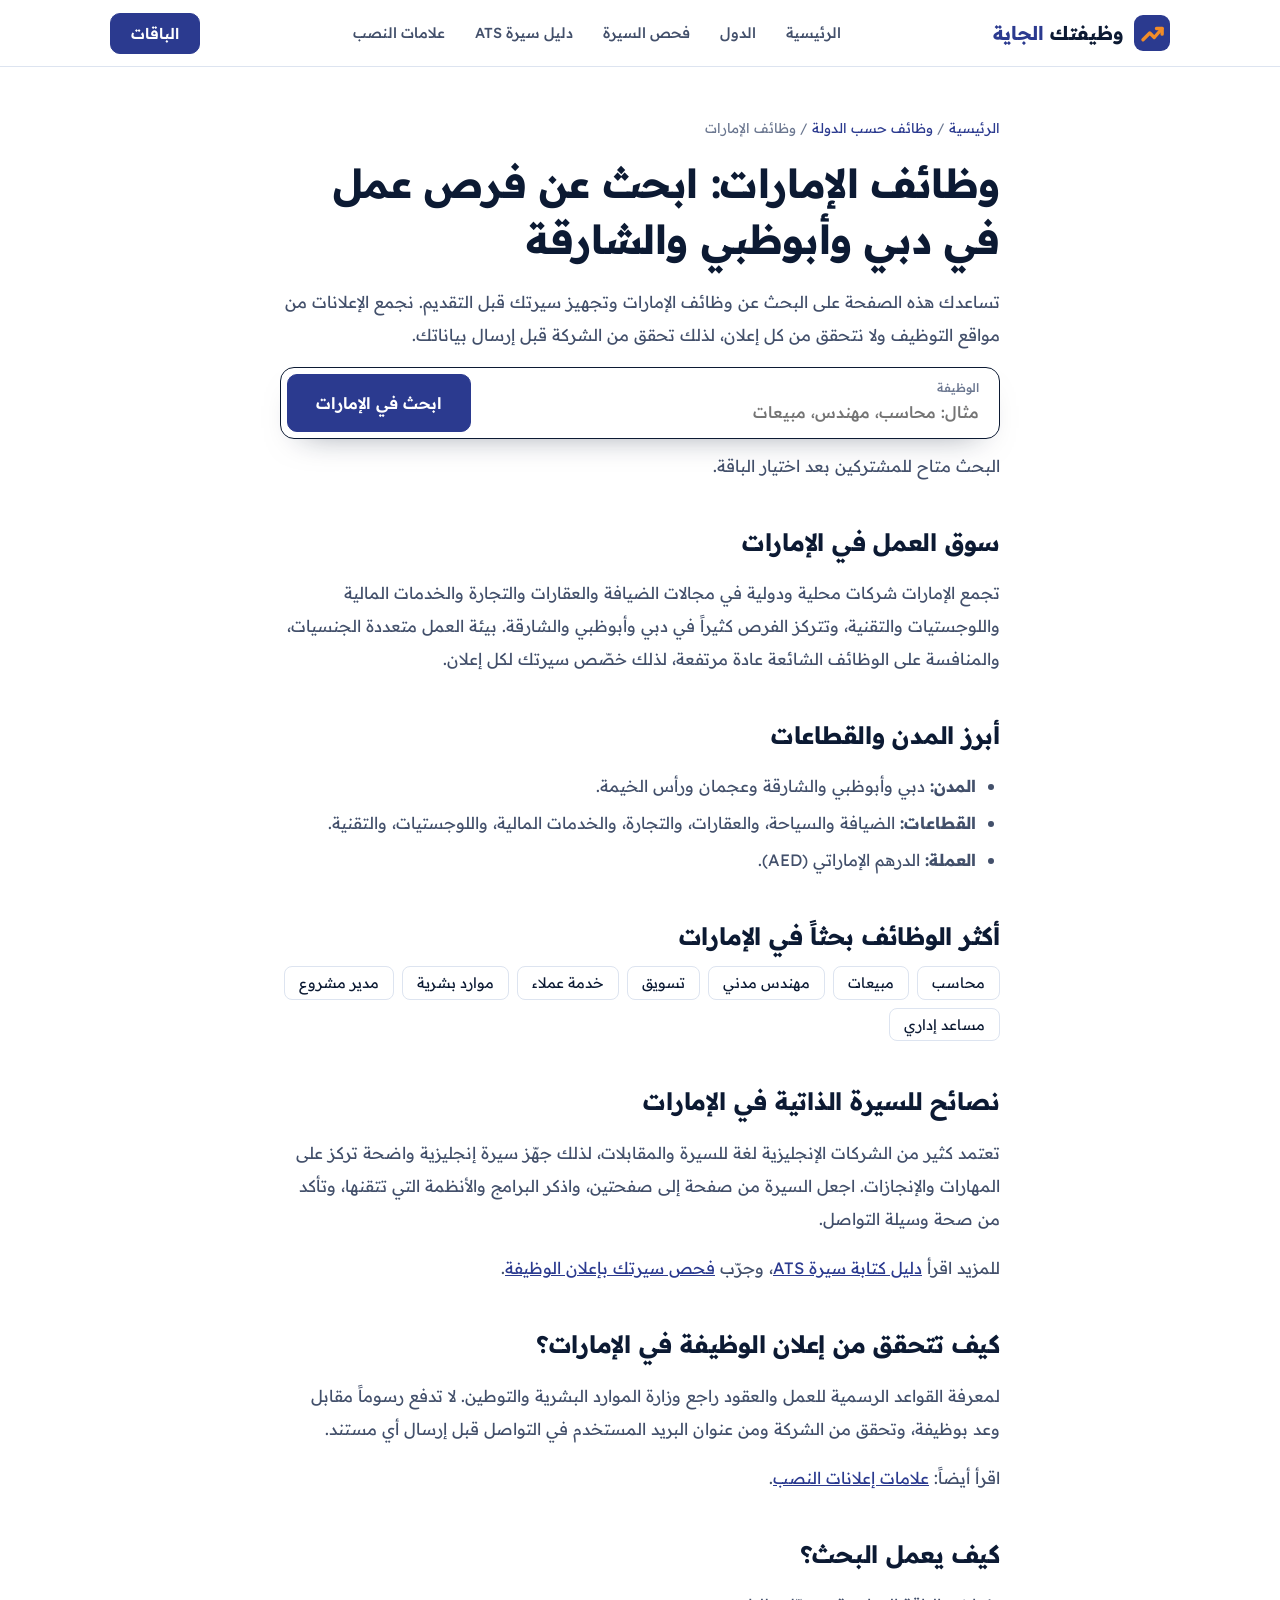
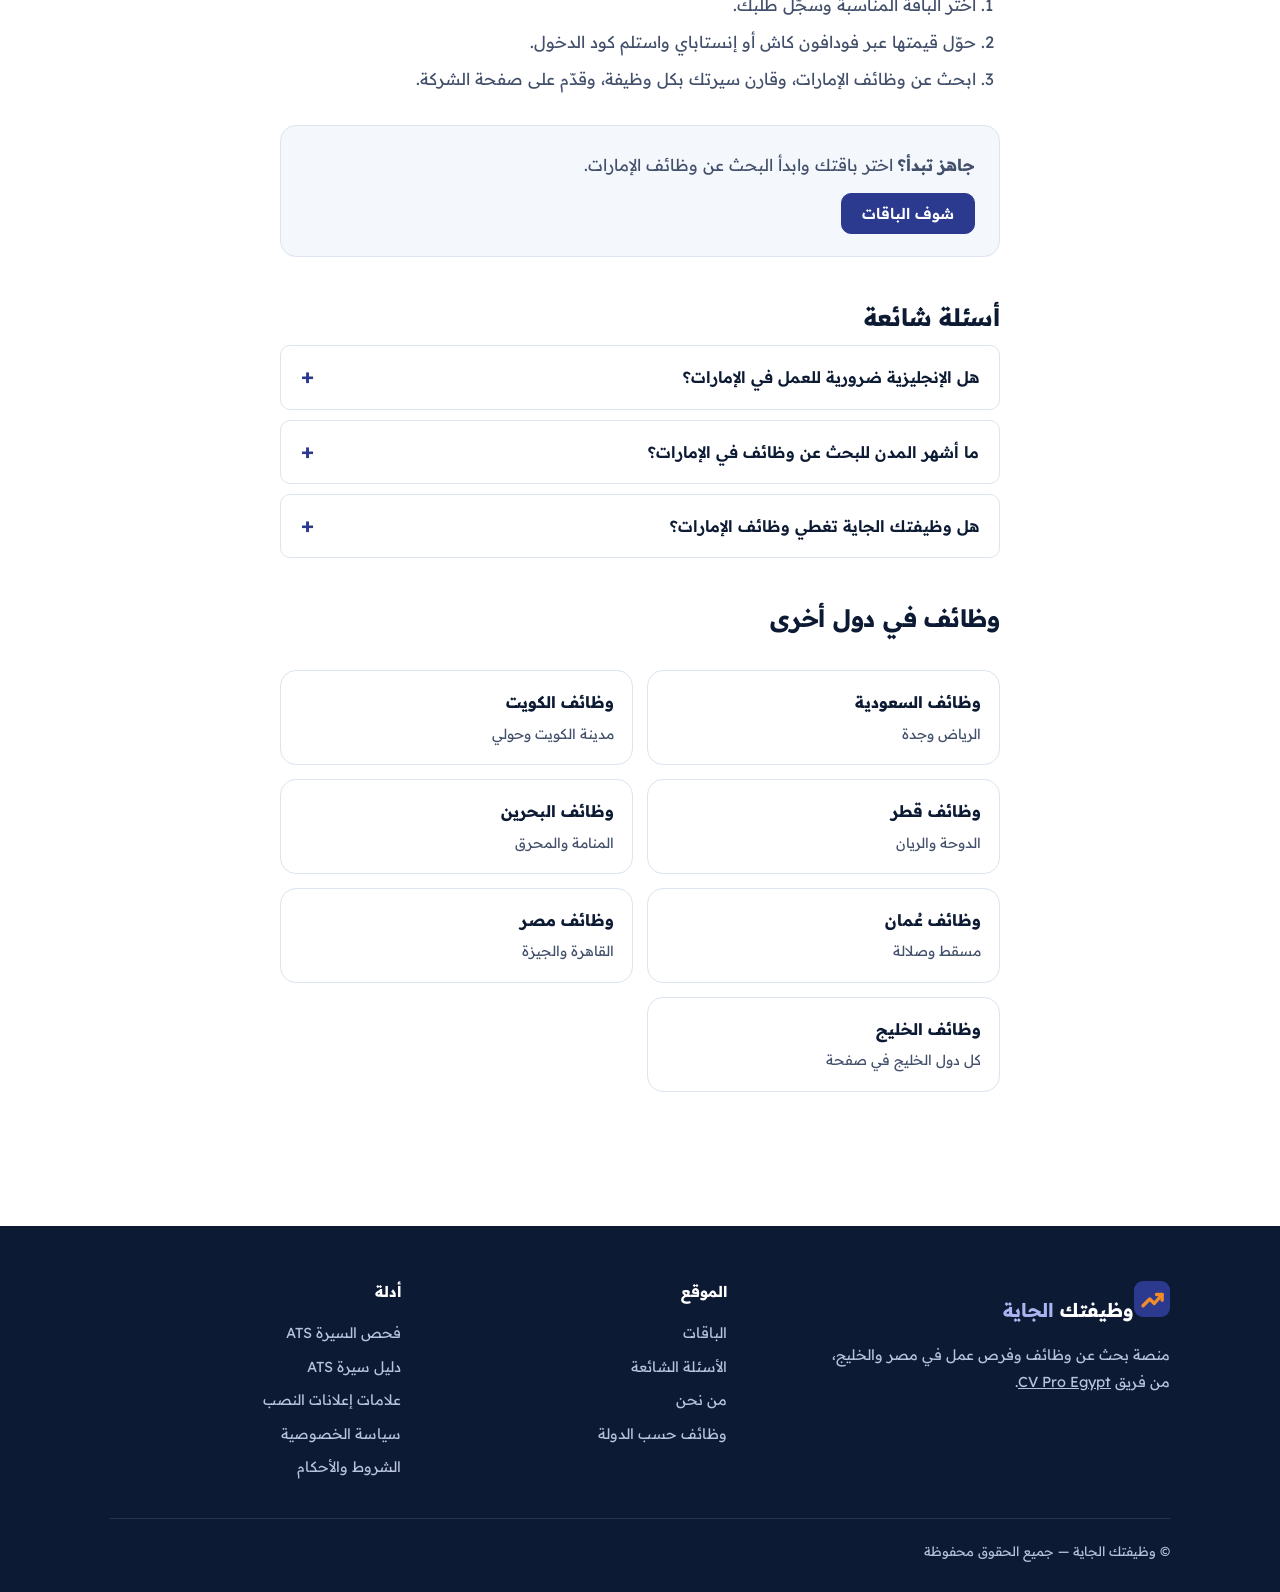
<file: jobs/uae/index.html>
<!DOCTYPE html>
<html lang="ar" dir="rtl"><head><meta charset="utf-8"><meta name="viewport" content="width=device-width, initial-scale=1, viewport-fit=cover">
<title>وظائف الإمارات 2026: ابحث وقدّم على وظائف دبي وأبوظبي والشارقة</title><meta name="description" content="ابحث عن وظائف الإمارات 2026 في دبي وأبوظبي والشارقة: نتائج من مواقع التوظيف، ومقارنة سيرتك بالوظيفة، وتقديم مباشر على صفحة الشركة.">
<meta name="robots" content="index,follow,max-snippet:-1,max-image-preview:large"><meta name="theme-color" content="#2b3a8f">
<link rel="canonical" href="https://wazifetak.github.io/jobs/uae/">
<link rel="icon" href="/logo.svg" type="image/svg+xml"><link rel="icon" href="/favicon-48.png" sizes="48x48" type="image/png"><link rel="apple-touch-icon" href="/apple-touch-icon.png">
<meta property="og:type" content="website"><meta property="og:locale" content="ar_EG"><meta property="og:site_name" content="وظيفتك الجاية"><meta property="og:title" content="وظائف الإمارات 2026: ابحث وقدّم على وظائف دبي وأبوظبي والشارقة"><meta property="og:description" content="ابحث عن وظائف الإمارات 2026 في دبي وأبوظبي والشارقة: نتائج من مواقع التوظيف، ومقارنة سيرتك بالوظيفة، وتقديم مباشر على صفحة الشركة."><meta property="og:url" content="https://wazifetak.github.io/jobs/uae/">
<meta property="og:image" content="https://wazifetak.github.io/og-image.png"><meta property="og:image:type" content="image/png"><meta property="og:image:width" content="1200"><meta property="og:image:height" content="630">
<meta name="twitter:card" content="summary_large_image"><meta name="twitter:title" content="وظائف الإمارات 2026: ابحث وقدّم على وظائف دبي وأبوظبي والشارقة"><meta name="twitter:description" content="ابحث عن وظائف الإمارات 2026 في دبي وأبوظبي والشارقة: نتائج من مواقع التوظيف، ومقارنة سيرتك بالوظيفة، وتقديم مباشر على صفحة الشركة."><meta name="twitter:image" content="https://wazifetak.github.io/og-image.png">
<link rel="preconnect" href="https://fonts.googleapis.com"><link rel="preconnect" href="https://fonts.gstatic.com" crossorigin>
<link href="https://fonts.googleapis.com/css2?family=Readex+Pro:wght@300..700&display=swap" rel="stylesheet"><link rel="stylesheet" href="/site.css">
<script type="application/ld+json">{"@context": "https://schema.org", "@type": "CollectionPage", "name": "وظائف الإمارات: ابحث عن فرص عمل في دبي وأبوظبي والشارقة", "description": "ابحث عن وظائف الإمارات 2026 في دبي وأبوظبي والشارقة: نتائج من مواقع التوظيف، ومقارنة سيرتك بالوظيفة، وتقديم مباشر على صفحة الشركة.", "url": "https://wazifetak.github.io/jobs/uae/", "inLanguage": "ar", "isPartOf": {"@type": "WebSite", "name": "وظيفتك الجاية", "url": "https://wazifetak.github.io/"}, "dateModified": "2026-10-24"}</script>
<script type="application/ld+json">{"@context": "https://schema.org", "@type": "BreadcrumbList", "itemListElement": [{"@type": "ListItem", "position": 1, "name": "الرئيسية", "item": "https://wazifetak.github.io/"}, {"@type": "ListItem", "position": 2, "name": "وظائف حسب الدولة", "item": "https://wazifetak.github.io/jobs/"}, {"@type": "ListItem", "position": 3, "name": "وظائف الإمارات", "item": "https://wazifetak.github.io/jobs/uae/"}]}</script>
<script type="application/ld+json">{"@context": "https://schema.org", "@type": "FAQPage", "mainEntity": [{"@type": "Question", "name": "هل الإنجليزية ضرورية للعمل في الإمارات؟", "acceptedAnswer": {"@type": "Answer", "text": "في كثير من الشركات هي لغة العمل، لكن الأمر يختلف حسب الشركة والوظيفة. اتبع ما يطلبه الإعلان."}}, {"@type": "Question", "name": "ما أشهر المدن للبحث عن وظائف في الإمارات؟", "acceptedAnswer": {"@type": "Answer", "text": "دبي وأبوظبي والشارقة من أكثر المدن التي تُعلن فيها وظائف، ويمكنك تجربة مدن أخرى حسب تخصصك."}}, {"@type": "Question", "name": "هل وظيفتك الجاية تغطي وظائف الإمارات؟", "acceptedAnswer": {"@type": "Answer", "text": "نعم، يمكنك البحث عن وظائف الإمارات بعد الاشتراك. الخدمة أداة بحث وتقديم ولا تضمن وظيفة أو مقابلة."}}]}</script>
</head><body><svg width="0" height="0" style="position:absolute" aria-hidden="true"><symbol id="lg" viewBox="0 0 64 64"><rect width="64" height="64" rx="16" fill="#2b3a8f"/><path d="M16 44l12-12 8 8 14-16" stroke="#f28c28" stroke-width="6" fill="none" stroke-linecap="round" stroke-linejoin="round"/><path d="M40 24h10v10" stroke="#f28c28" stroke-width="6" fill="none" stroke-linecap="round" stroke-linejoin="round"/></symbol></svg>
<header><div class="w"><nav><a class="logo" href="/" aria-label="وظيفتك الجاية"><svg><use href="#lg"/></svg><span>وظيفتك <i>الجاية</i></span></a>
<div class="nv"><a href="/">الرئيسية</a><a href="/jobs/">الدول</a><a href="/cv-ats-checker/">فحص السيرة</a><a href="/ats-cv-guide/">دليل سيرة ATS</a><a href="/job-scam-signs/">علامات النصب</a></div>
<a class="btn" href="/#plans">الباقات</a></nav></div></header>
<main class="art"><div class="bc"><a href="/">الرئيسية</a> / <a href="/jobs/">وظائف حسب الدولة</a> / وظائف الإمارات</div><h1>وظائف الإمارات: ابحث عن فرص عمل في دبي وأبوظبي والشارقة</h1>
<p>تساعدك هذه الصفحة على البحث عن وظائف الإمارات وتجهيز سيرتك قبل التقديم. نجمع الإعلانات من مواقع التوظيف ولا نتحقق من كل إعلان، لذلك تحقق من الشركة قبل إرسال بياناتك.</p>
<div class="hs" role="search"><div class="f"><label for="cq">الوظيفة</label><input id="cq" placeholder="مثال: محاسب، مهندس، مبيعات" autocomplete="off"></div><button class="btn lg" id="cgo">ابحث في الإمارات</button></div>
<p class="m" style="margin:10px 0 0">البحث متاح للمشتركين بعد اختيار الباقة.</p>
<h2>سوق العمل في الإمارات</h2><p>تجمع الإمارات شركات محلية ودولية في مجالات الضيافة والعقارات والتجارة والخدمات المالية واللوجستيات والتقنية، وتتركز الفرص كثيراً في دبي وأبوظبي والشارقة. بيئة العمل متعددة الجنسيات، والمنافسة على الوظائف الشائعة عادة مرتفعة، لذلك خصّص سيرتك لكل إعلان.</p>
<h2>أبرز المدن والقطاعات</h2><ul><li><b>المدن:</b> دبي وأبوظبي والشارقة وعجمان ورأس الخيمة.</li><li><b>القطاعات:</b> الضيافة والسياحة، والعقارات، والتجارة، والخدمات المالية، واللوجستيات، والتقنية.</li><li><b>العملة:</b> الدرهم الإماراتي (AED).</li></ul>
<h2>أكثر الوظائف بحثاً في الإمارات</h2><div class="chp"><a href="/?c=ae&amp;q=%D9%85%D8%AD%D8%A7%D8%B3%D8%A8">محاسب</a><a href="/?c=ae&amp;q=%D9%85%D8%A8%D9%8A%D8%B9%D8%A7%D8%AA">مبيعات</a><a href="/?c=ae&amp;q=%D9%85%D9%87%D9%86%D8%AF%D8%B3%20%D9%85%D8%AF%D9%86%D9%8A">مهندس مدني</a><a href="/?c=ae&amp;q=%D8%AA%D8%B3%D9%88%D9%8A%D9%82">تسويق</a><a href="/?c=ae&amp;q=%D8%AE%D8%AF%D9%85%D8%A9%20%D8%B9%D9%85%D9%84%D8%A7%D8%A1">خدمة عملاء</a><a href="/?c=ae&amp;q=%D9%85%D9%88%D8%A7%D8%B1%D8%AF%20%D8%A8%D8%B4%D8%B1%D9%8A%D8%A9">موارد بشرية</a><a href="/?c=ae&amp;q=%D9%85%D8%AF%D9%8A%D8%B1%20%D9%85%D8%B4%D8%B1%D9%88%D8%B9">مدير مشروع</a><a href="/?c=ae&amp;q=%D9%85%D8%B3%D8%A7%D8%B9%D8%AF%20%D8%A5%D8%AF%D8%A7%D8%B1%D9%8A">مساعد إداري</a></div>
<h2>نصائح للسيرة الذاتية في الإمارات</h2><p>تعتمد كثير من الشركات الإنجليزية لغة للسيرة والمقابلات، لذلك جهّز سيرة إنجليزية واضحة تركز على المهارات والإنجازات. اجعل السيرة من صفحة إلى صفحتين، واذكر البرامج والأنظمة التي تتقنها، وتأكد من صحة وسيلة التواصل.</p><p>للمزيد اقرأ <a href="/ats-cv-guide/" style="color:var(--ac)">دليل كتابة سيرة ATS</a>، وجرّب <a href="/cv-ats-checker/" style="color:var(--ac)">فحص سيرتك بإعلان الوظيفة</a>.</p>
<h2>كيف تتحقق من إعلان الوظيفة في الإمارات؟</h2><p>لمعرفة القواعد الرسمية للعمل والعقود راجع وزارة الموارد البشرية والتوطين. لا تدفع رسوماً مقابل وعد بوظيفة، وتحقق من الشركة ومن عنوان البريد المستخدم في التواصل قبل إرسال أي مستند.</p><p>اقرأ أيضاً: <a href="/job-scam-signs/" style="color:var(--ac)">علامات إعلانات النصب</a>.</p>
<h2>كيف يعمل البحث؟</h2><ol><li>اختر الباقة المناسبة وسجّل طلبك.</li><li>حوّل قيمتها عبر فودافون كاش أو إنستاباي واستلم كود الدخول.</li><li>ابحث عن وظائف الإمارات، وقارن سيرتك بكل وظيفة، وقدّم على صفحة الشركة.</li></ol>
<div class="callout"><p><b>جاهز تبدأ؟</b> اختر باقتك وابدأ البحث عن وظائف الإمارات.</p><a class="btn" href="/#plans">شوف الباقات</a></div>
<h2>أسئلة شائعة</h2><details><summary>هل الإنجليزية ضرورية للعمل في الإمارات؟</summary><p>في كثير من الشركات هي لغة العمل، لكن الأمر يختلف حسب الشركة والوظيفة. اتبع ما يطلبه الإعلان.</p></details><details><summary>ما أشهر المدن للبحث عن وظائف في الإمارات؟</summary><p>دبي وأبوظبي والشارقة من أكثر المدن التي تُعلن فيها وظائف، ويمكنك تجربة مدن أخرى حسب تخصصك.</p></details><details><summary>هل وظيفتك الجاية تغطي وظائف الإمارات؟</summary><p>نعم، يمكنك البحث عن وظائف الإمارات بعد الاشتراك. الخدمة أداة بحث وتقديم ولا تضمن وظيفة أو مقابلة.</p></details>
<h2>وظائف في دول أخرى</h2><div class="rel"><a href="/jobs/saudi-arabia/"><b>وظائف السعودية</b><span>الرياض وجدة</span></a><a href="/jobs/kuwait/"><b>وظائف الكويت</b><span>مدينة الكويت وحولي</span></a><a href="/jobs/qatar/"><b>وظائف قطر</b><span>الدوحة والريان</span></a><a href="/jobs/bahrain/"><b>وظائف البحرين</b><span>المنامة والمحرق</span></a><a href="/jobs/oman/"><b>وظائف عُمان</b><span>مسقط وصلالة</span></a><a href="/jobs/egypt/"><b>وظائف مصر</b><span>القاهرة والجيزة</span></a><a href="/jobs/gulf/"><b>وظائف الخليج</b><span>كل دول الخليج في صفحة</span></a></div>
</main>
<footer><div class="w"><div class="fg"><div><a class="logo" href="/"><svg><use href="#lg"/></svg><span>وظيفتك <i>الجاية</i></span></a><p style="margin:0;max-width:340px">منصة بحث عن وظائف وفرص عمل في مصر والخليج، من فريق <a href="https://cvproservice.github.io/cvpro/" style="display:inline;text-decoration:underline">CV Pro Egypt</a>.</p></div>
<div><h4>الموقع</h4><a href="/#plans">الباقات</a><a href="/#faq">الأسئلة الشائعة</a><a href="/#about">من نحن</a><a href="/jobs/">وظائف حسب الدولة</a></div>
<div><h4>أدلة</h4><a href="/cv-ats-checker/">فحص السيرة ATS</a><a href="/ats-cv-guide/">دليل سيرة ATS</a><a href="/job-scam-signs/">علامات إعلانات النصب</a><a href="/privacy/">سياسة الخصوصية</a><a href="/terms/">الشروط والأحكام</a></div></div>
<div class="cr">© وظيفتك الجاية — جميع الحقوق محفوظة</div></div></footer>
<script>const go=()=>{const q=document.getElementById("cq").value.trim();location.href="/?c=ae"+(q?"&q="+encodeURIComponent(q):"")};document.getElementById("cgo").onclick=go;document.getElementById("cq").addEventListener("keydown",e=>{if(e.key==="Enter")go()})</script></body></html>
</file>
<file: site.css>
:root{color-scheme:light;--ink:#0C1A33;--ink2:#43506B;--mut:#6B7790;--bg:#fff;--sf:#F4F7FC;--card:#fff;--ln:#DDE4F0;--ac:#2B3A8F;--ac2:#1E2A6B;--ok:#138A5B;--r1:10px;--r2:16px;--r3:24px;--sh2:0 28px 60px -28px rgba(12,26,51,.4);padding-top:env(safe-area-inset-top,0px)}
*{box-sizing:border-box}html{scroll-behavior:smooth;scroll-padding-top:78px}
body{margin:0;background:var(--bg);color:var(--ink);font:400 16px/1.9 'Readex Pro',Tahoma,sans-serif;-webkit-font-smoothing:antialiased}
a{color:inherit}.w{max-width:1100px;margin:auto;padding:0 20px}
h1,h2,h3{margin:0;font-weight:700;letter-spacing:-.01em}h2{font-size:clamp(25px,3.4vw,34px);line-height:1.4}h3{font-size:17px;line-height:1.5}
.sub{color:var(--ink2);max-width:580px;margin:10px 0 0}
section{padding:80px 0}
:focus-visible{outline:3px solid rgba(43,58,143,.4);outline-offset:2px}
header{position:sticky;top:env(safe-area-inset-top,0px);z-index:20;background:rgba(255,255,255,.92);backdrop-filter:blur(10px);border-bottom:1px solid var(--ln)}
nav{display:flex;align-items:center;justify-content:space-between;height:66px;gap:16px}
.logo{display:flex;align-items:center;gap:10px;white-space:nowrap;flex:none;text-decoration:none;font-weight:700;font-size:19px}.logo svg{width:36px;height:36px}.logo i{color:var(--ac);font-style:normal}
.nv{display:flex;gap:30px;font-size:14.5px;font-weight:500}.nv a{position:relative;text-decoration:none;color:var(--ink2);padding:4px 0}
.nv a::after{content:"";position:absolute;inset-inline:0;bottom:-2px;height:2px;background:var(--ac);transform:scaleX(0);transition:transform .2s}.nv a:hover{color:var(--ink)}.nv a:hover::after{transform:scaleX(1)}
.btn{display:inline-flex;align-items:center;justify-content:center;gap:8px;background:var(--ac);color:#fff;border:1.5px solid var(--ac);border-radius:var(--r1);padding:10px 20px;font:600 15px 'Readex Pro',sans-serif;text-decoration:none;cursor:pointer;transition:background .15s}
.btn:hover{background:var(--ac2);border-color:var(--ac2)}.btn.or{background:var(--ac)}.btn.ol{background:transparent;color:var(--ac)}.btn.ol:hover{background:var(--sf)}.btn.lg{padding:13px 26px;font-size:16px}.btn.wide{width:100%}.btn:disabled{opacity:.6;cursor:wait}
.hero{position:relative;padding:68px 0 88px;overflow:hidden}
.hero::before{content:"";position:absolute;inset:0;background-image:linear-gradient(var(--ln) 1px,transparent 1px),linear-gradient(90deg,var(--ln) 1px,transparent 1px);background-size:56px 56px;opacity:.55;-webkit-mask-image:radial-gradient(70% 90% at 78% 15%,#000,transparent);mask-image:radial-gradient(70% 90% at 78% 15%,#000,transparent)}
.hg{position:relative;display:grid;grid-template-columns:1.1fr .9fr;gap:56px;align-items:center}
h1{font-size:clamp(32px,5vw,54px);line-height:1.32}
.lead{font-size:17px;color:var(--ink2);max-width:520px;margin:18px 0 0}
.hs{display:flex;align-items:stretch;margin-top:28px;background:#fff;border:1.5px solid var(--ink);border-radius:14px;padding:6px;box-shadow:0 14px 34px -22px rgba(12,26,51,.55)}
.hs .f{flex:1;min-width:0;padding:4px 14px}.hs .f+.f{border-inline-start:1px solid var(--ln)}
.hs label{margin:0;font-size:12px;font-weight:500;color:var(--mut);line-height:1.6}
.hs input,.hs select{border:0;border-radius:0;padding:2px 0;background:transparent;font-size:16px;font-weight:500;box-shadow:none}
.hs input:focus,.hs select:focus{box-shadow:none}.hs .btn{border-radius:10px;padding:0 28px}
.pop{margin-top:14px;font-size:14px;color:var(--ink2);display:flex;flex-wrap:wrap;gap:8px 10px;align-items:center}
.pop button{font:inherit;font-size:13.5px;border:1px solid var(--ln);background:#fff;border-radius:8px;padding:1px 12px;cursor:pointer;color:var(--ink)}.pop button:hover{border-color:var(--ac);color:var(--ac)}
.fx{display:flex;flex-wrap:wrap;gap:6px 26px;margin-top:30px;padding-top:20px;border-top:1px solid var(--ln);font-size:14px;color:var(--ink2)}.fx b{color:var(--ink)}
.mk{position:relative;animation:rise .7s ease-out both}@keyframes rise{from{opacity:0;transform:translateY(18px)}to{opacity:1;transform:none}}
.bw{background:#fff;border:1px solid var(--ln);border-radius:var(--r3);box-shadow:var(--sh2);overflow:hidden}
.bt{display:flex;align-items:center;gap:6px;padding:12px 16px;border-bottom:1px solid var(--ln);background:var(--sf)}
.bt i{width:9px;height:9px;border-radius:50%;background:#CBD5E6}.bt span{margin-inline-start:auto;font:500 11.5px/1 'Readex Pro';color:var(--mut);direction:ltr}
.bs{display:flex;gap:8px;padding:14px;font-size:13.5px}.bs div{flex:1;border:1px solid var(--ln);border-radius:8px;padding:6px 12px;color:var(--ink2)}.bs b{background:var(--ac);color:#fff;border-radius:8px;padding:6px 16px;font-weight:600}
.jr{display:flex;align-items:center;gap:12px;padding:13px 16px;border-top:1px solid var(--ln)}
.jr .av{width:38px;height:38px;border-radius:10px;background:#EAF0FB;color:var(--ac);font-weight:700;display:grid;place-items:center;flex:none}
.jr div:nth-child(2){flex:1}.jr b{display:block;font-size:14.5px;line-height:1.5}.jr span{font-size:12.5px;color:var(--mut)}
.mp{font-style:normal;font-size:12.5px;font-weight:700;color:var(--ok);background:#E3F5EC;border-radius:20px;padding:1px 10px;direction:ltr;flex:none}.mp.m{color:#8A5A00;background:#FFF1D6}
.sm{padding:10px 16px;font-size:12px;color:var(--mut);background:var(--sf);border-top:1px solid var(--ln)}
.st{position:absolute;inset-inline-start:-18px;bottom:-22px;background:var(--ink);color:#fff;border-radius:var(--r2);padding:12px 18px;box-shadow:var(--sh2);font-size:13px;line-height:1.6}.st b{display:block;font-size:20px}
.tr{border-block:1px solid var(--ln);background:#fff;padding:0}.tg{display:grid;grid-template-columns:repeat(4,1fr)}
.tg div{padding:24px 20px;border-inline-start:1px solid var(--ln)}.tg div:first-child{border-inline-start:0}.tg b{display:block;font-size:22px;line-height:1.4;color:var(--ac)}.tg span{font-size:13.5px;color:var(--ink2)}
.fs{display:grid;grid-template-columns:.85fr 1.15fr;gap:60px;align-items:start}
.fl{border-top:2px solid var(--ink)}.fl div{display:grid;grid-template-columns:210px 1fr;gap:20px;padding:20px 0;border-bottom:1px solid var(--ln)}.fl b{font-weight:600}.fl span{color:var(--ink2);font-size:15px}
.sp{display:grid;grid-template-columns:repeat(4,1fr);margin-top:40px}
.sp div{padding:22px 22px 0 0;border-top:2px solid var(--ln);position:relative}.sp div::before{content:"";position:absolute;top:-6px;inset-inline-start:0;width:10px;height:10px;border-radius:50%;background:var(--ac)}
.sp em{font-style:normal;font-size:30px;font-weight:700;color:#BFC8E4;line-height:1}.sp h3{margin:10px 0 4px}.sp p{margin:0;color:var(--ink2);font-size:14.5px}
.pay{margin-top:44px;background:var(--ink);color:#fff;border-radius:var(--r3);padding:30px;display:flex;justify-content:space-between;align-items:center;gap:20px;flex-wrap:wrap}
.pay p{margin:0;color:#B7C3DB;font-size:14.5px}.pay b{display:block;font-size:34px;letter-spacing:1.5px;direction:ltr;text-align:right;line-height:1.5}
.pay .btn{background:#fff;color:var(--ink);border-color:#fff}.pay .m{color:#9fe0c0}
.pls{display:grid;grid-template-columns:repeat(auto-fit,minmax(230px,1fr));gap:18px;margin-top:40px;align-items:stretch}
.pc{position:relative;background:var(--card);border:1.5px solid var(--ln);border-radius:var(--r2);padding:30px 26px;display:flex;flex-direction:column;cursor:pointer;transition:border-color .15s}
.pc:hover{border-color:#B9C5E0}.pc.sel{border-color:var(--ac);box-shadow:var(--sh2)}
.bd{position:absolute;top:-12px;inset-inline-start:24px;background:var(--ac);color:#fff;font-size:12px;font-weight:600;padding:2px 12px;border-radius:6px}
.pr{margin:10px 0 4px;color:var(--mut);font-size:14px}.pr b{font-size:38px;color:var(--ink);line-height:1.3}
.pc ul{list-style:none;padding:0;margin:16px 0 24px;flex:1}.pc li{padding:5px 0;font-size:14.5px;color:var(--ink2)}.pc li::before{content:"✓";color:var(--ok);font-weight:800;margin-inline-end:10px}
.of{display:grid;grid-template-columns:.9fr 1.1fr;gap:56px;align-items:start}
.card{background:var(--card);border:1px solid var(--ln);border-radius:var(--r2);padding:26px}
label{display:block;font-size:13.5px;font-weight:500;color:var(--ink2);margin:14px 0 6px}label:first-child{margin-top:0}
input,select,textarea{width:100%;padding:12px 14px;border:1.5px solid var(--ln);border-radius:var(--r1);background:#fff;color:var(--ink);font:400 15px 'Readex Pro',sans-serif;transition:border-color .15s,box-shadow .15s}
input:focus,select:focus,textarea:focus{outline:0;border-color:var(--ac);box-shadow:0 0 0 3px rgba(43,58,143,.15)}
textarea{resize:vertical;min-height:170px;line-height:1.7}
.err{color:#C23B3B;font-size:14px;min-height:22px;margin:8px 0 0}.m{color:var(--mut);font-size:14px}.hide{display:none}
#after{margin-top:6px;padding:16px;background:#F1F8F4;border:1px solid #CFE5D8;border-radius:var(--r2)}#after p{margin:0 0 12px}
.job{margin-top:12px;padding:16px}.job b{display:block}
.ck{list-style:none;padding:0;margin:20px 0 0}.ck li{padding:6px 0;color:var(--ink2)}.ck li::before{content:"✓";color:var(--ok);font-weight:800;margin-inline-end:10px}
.cp{display:grid;grid-template-columns:1fr 1fr;gap:18px;margin-top:32px}.cp .card h3{margin-bottom:10px}.cp ul{list-style:none;padding:0;margin:0}.cp li{padding:5px 0;color:var(--ink2);font-size:15px}.cp .y li::before{content:"✓";color:var(--ok);font-weight:800;margin-inline-end:10px}.cp .n li::before{content:"✕";color:#C23B3B;font-weight:800;margin-inline-end:10px}
.sc{font-size:44px;font-weight:700;line-height:1.3}.pg{height:10px;background:var(--ln);border-radius:6px;overflow:hidden;margin:8px 0 18px}.pg i{display:block;height:100%;background:var(--ac)}
.kw span{display:inline-block;margin:3px;padding:2px 10px;border-radius:6px;font-size:13.5px;direction:ltr}.kw.ok span{background:#E3F3EA;color:#17613F}.kw.no span{background:#FBE9E9;color:#A02B2B}
details{background:var(--card);border:1px solid var(--ln);border-radius:var(--r1);margin-bottom:10px}
summary{cursor:pointer;font-weight:600;padding:16px 20px;list-style:none;display:flex;justify-content:space-between;gap:12px}summary::-webkit-details-marker{display:none}
summary::after{content:"+";font-size:22px;line-height:1.3;color:var(--ac);transition:transform .2s}details[open] summary::after{transform:rotate(45deg)}
details p{margin:0;padding:0 20px 18px;color:var(--ink2)}
.cta{background:var(--ink);color:#fff;border-radius:var(--r3);padding:60px 32px;text-align:center}.cta h2{max-width:560px;margin:0 auto}.cta p{color:#B7C3DB;margin:12px auto 26px;max-width:480px}.cta .btn{background:#fff;color:var(--ink);border-color:#fff}
footer{background:var(--ink);color:#B7C3DB;padding:52px 0 28px;margin-top:80px;font-size:14.5px}
.fg{display:grid;grid-template-columns:1.4fr 1fr 1fr;gap:36px}.fg h4{margin:0 0 10px;color:#fff;font-size:15px}.fg a{display:block;text-decoration:none;padding:3px 0}.fg a:hover{color:#fff}
.fg .logo{color:#fff;margin-bottom:10px}.fg .logo i{color:#AAB4F0}.cr{margin-top:34px;padding-top:20px;border-top:1px solid #243452;font-size:13px}
.bar{display:none}
.rel{display:grid;grid-template-columns:repeat(auto-fit,minmax(230px,1fr));gap:14px;margin:28px 0 0}.rel a{display:block;border:1px solid var(--ln);border-radius:var(--r2);padding:16px 18px;text-decoration:none;background:#fff}.rel a:hover{border-color:var(--ac)}.rel b{display:block}.rel span{font-size:14px;color:var(--ink2)}
@media(prefers-reduced-motion:reduce){*{transition:none!important;animation:none!important;scroll-behavior:auto!important}}
@media(max-width:860px){
section{padding:56px 0}.nv{display:none}.hero{padding:36px 0 60px}.hg,.of,.cp,.fg,.fs{grid-template-columns:1fr;gap:32px}
.hs{flex-direction:column;padding:8px}.hs .f{padding:8px 12px}.hs .f+.f{border-inline-start:0;border-top:1px solid var(--ln)}.hs .btn{padding:13px;margin-top:6px}
.st{inset-inline-start:12px;bottom:-18px}.tg,.sp{grid-template-columns:1fr 1fr}.tg div:nth-child(3){border-inline-start:0}.tg div{border-top:1px solid var(--ln)}.tg div:nth-child(-n+2){border-top:0}
.fl div{grid-template-columns:1fr;gap:4px}.sp div{padding-bottom:22px}.pls{gap:26px}.pay{padding:22px}.pay b{font-size:28px}.cta{padding:42px 22px}
body{padding-bottom:calc(76px + env(safe-area-inset-bottom,0px))}
.bar{display:block;position:fixed;inset-inline:0;bottom:0;z-index:30;background:rgba(255,255,255,.96);backdrop-filter:blur(10px);border-top:1px solid var(--ln);padding:10px 16px calc(10px + env(safe-area-inset-bottom,0px))}
.btn.lg{padding:14px 20px}
}

.art{max-width:760px;margin:auto;padding:48px 20px 20px}.art h1{font-size:clamp(28px,4.2vw,40px);line-height:1.4;margin:14px 0 18px}
.art h2{font-size:24px;line-height:1.5;margin:42px 0 10px}.art p,.art li{font-size:16.5px;color:var(--ink2);line-height:2}.art ul,.art ol{padding-inline-start:24px}
.art li{margin:4px 0}.bc{font-size:13.5px;color:var(--mut)}.bc a{text-decoration:none;color:var(--ac)}
.callout{background:var(--sf);border:1px solid var(--ln);border-radius:var(--r2);padding:22px 24px;margin:30px 0}.callout p{margin:0 0 12px}
.note{border-inline-start:3px solid var(--ac);padding:4px 16px;margin:24px 0;color:var(--ink2);font-size:15px}
.rel{display:grid;grid-template-columns:1fr 1fr;gap:14px;margin:34px 0}.rel a{display:block;border:1px solid var(--ln);border-radius:var(--r2);padding:16px 18px;text-decoration:none}.rel a:hover{border-color:var(--ac)}.rel b{display:block;color:var(--ink)}.rel span{font-size:14px;color:var(--ink2)}
@media(max-width:860px){.rel{grid-template-columns:1fr}.art{padding-top:32px}}

.chp{display:flex;flex-wrap:wrap;gap:8px;margin:12px 0 4px}.chp a{border:1px solid var(--ln);border-radius:8px;padding:2px 14px;text-decoration:none;font-size:14.5px;color:var(--ink)}.chp a:hover{border-color:var(--ac);color:var(--ac)}
.art table{width:100%;border-collapse:collapse;margin:16px 0}.art th,.art td{border-bottom:1px solid var(--ln);padding:11px 8px;text-align:right;font-size:15px;color:var(--ink2)}.art th{color:var(--ink);font-weight:600;border-bottom:2px solid var(--ink)}.art td a{color:var(--ac)}
.art .hs{margin-top:16px}
</file>
